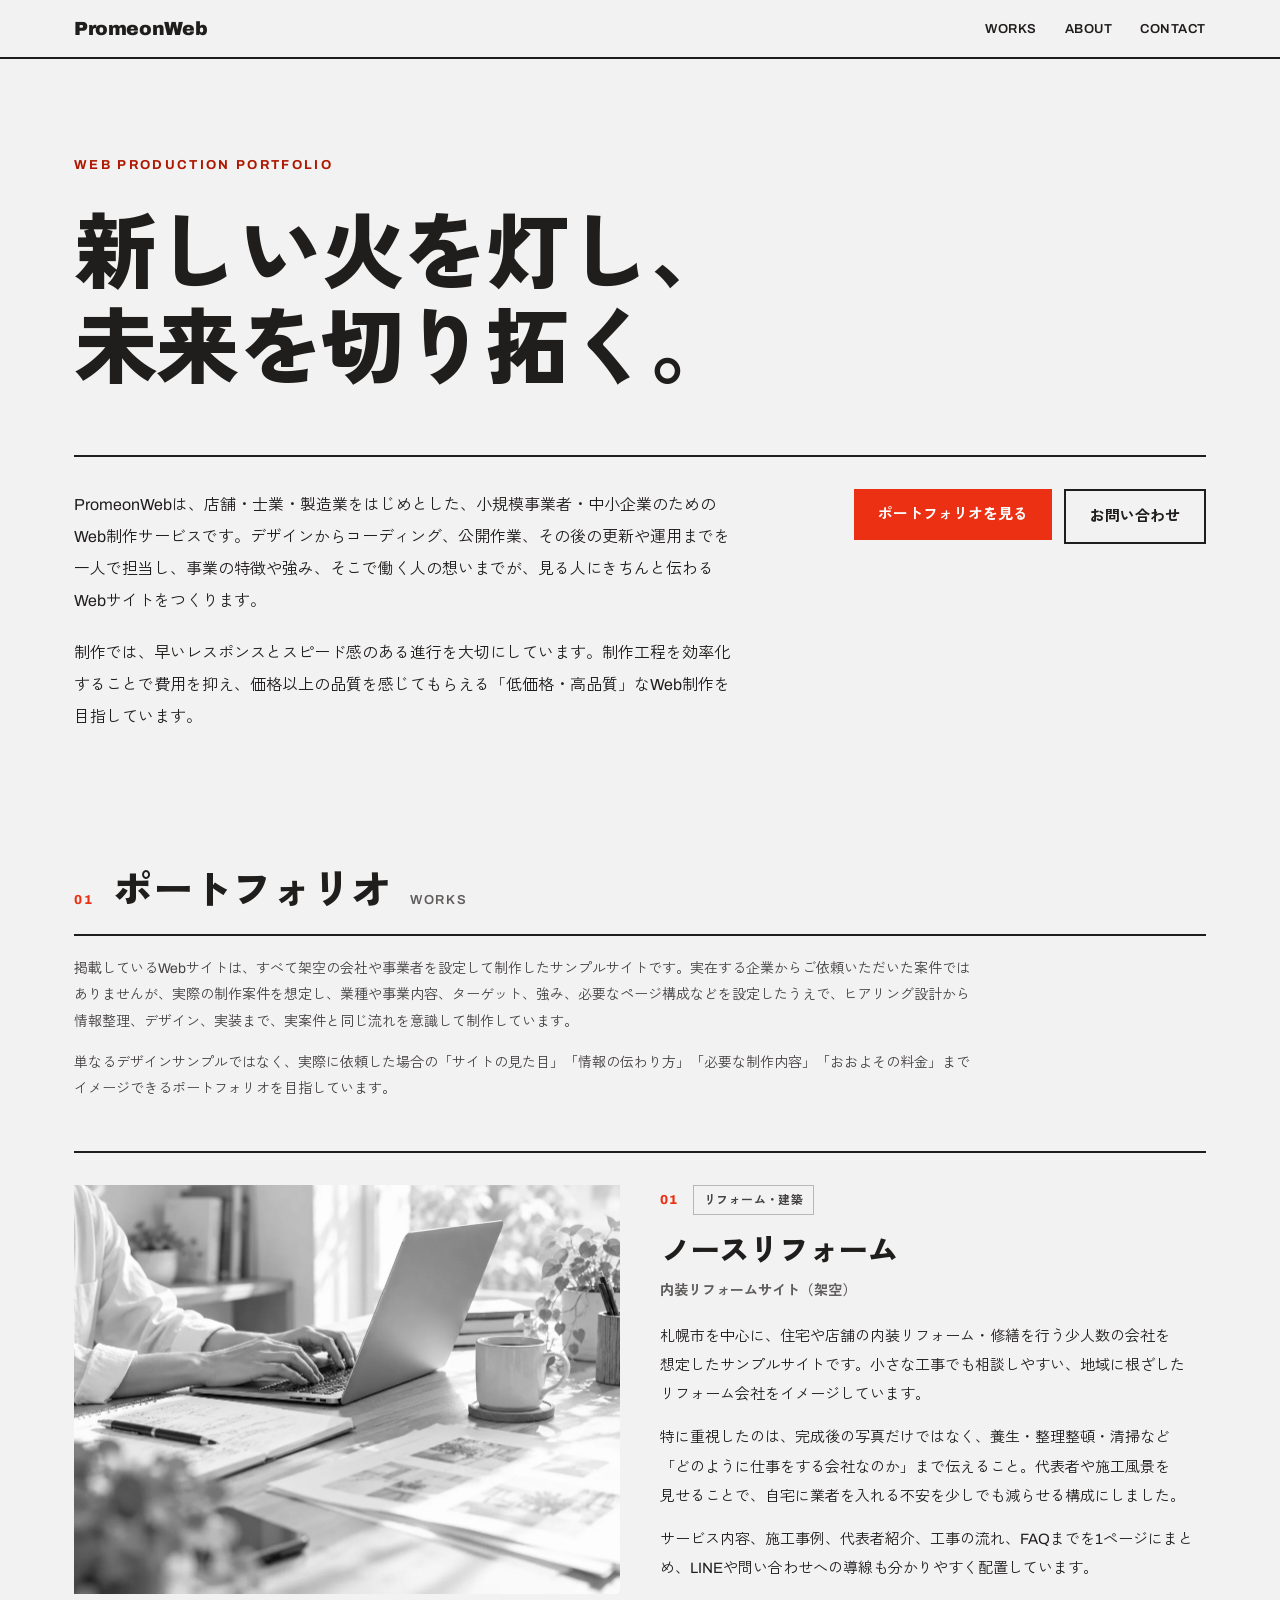
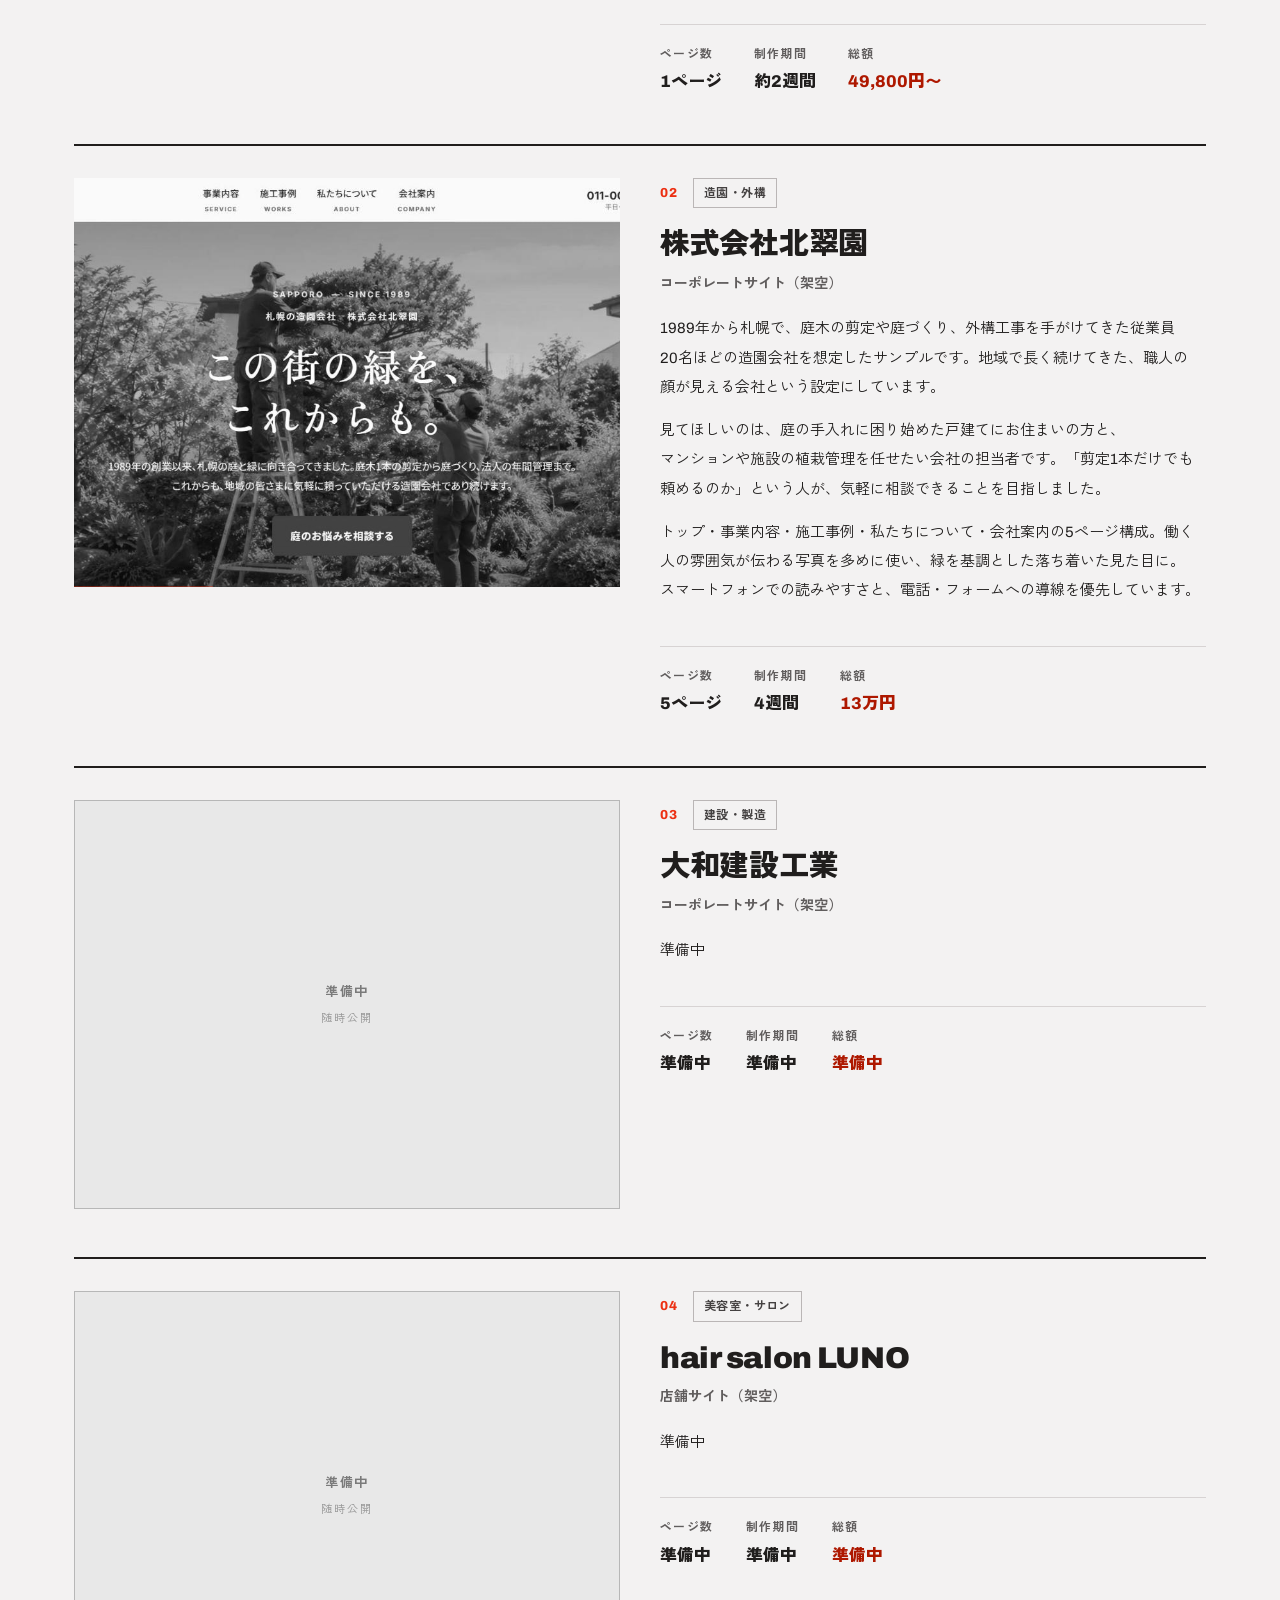
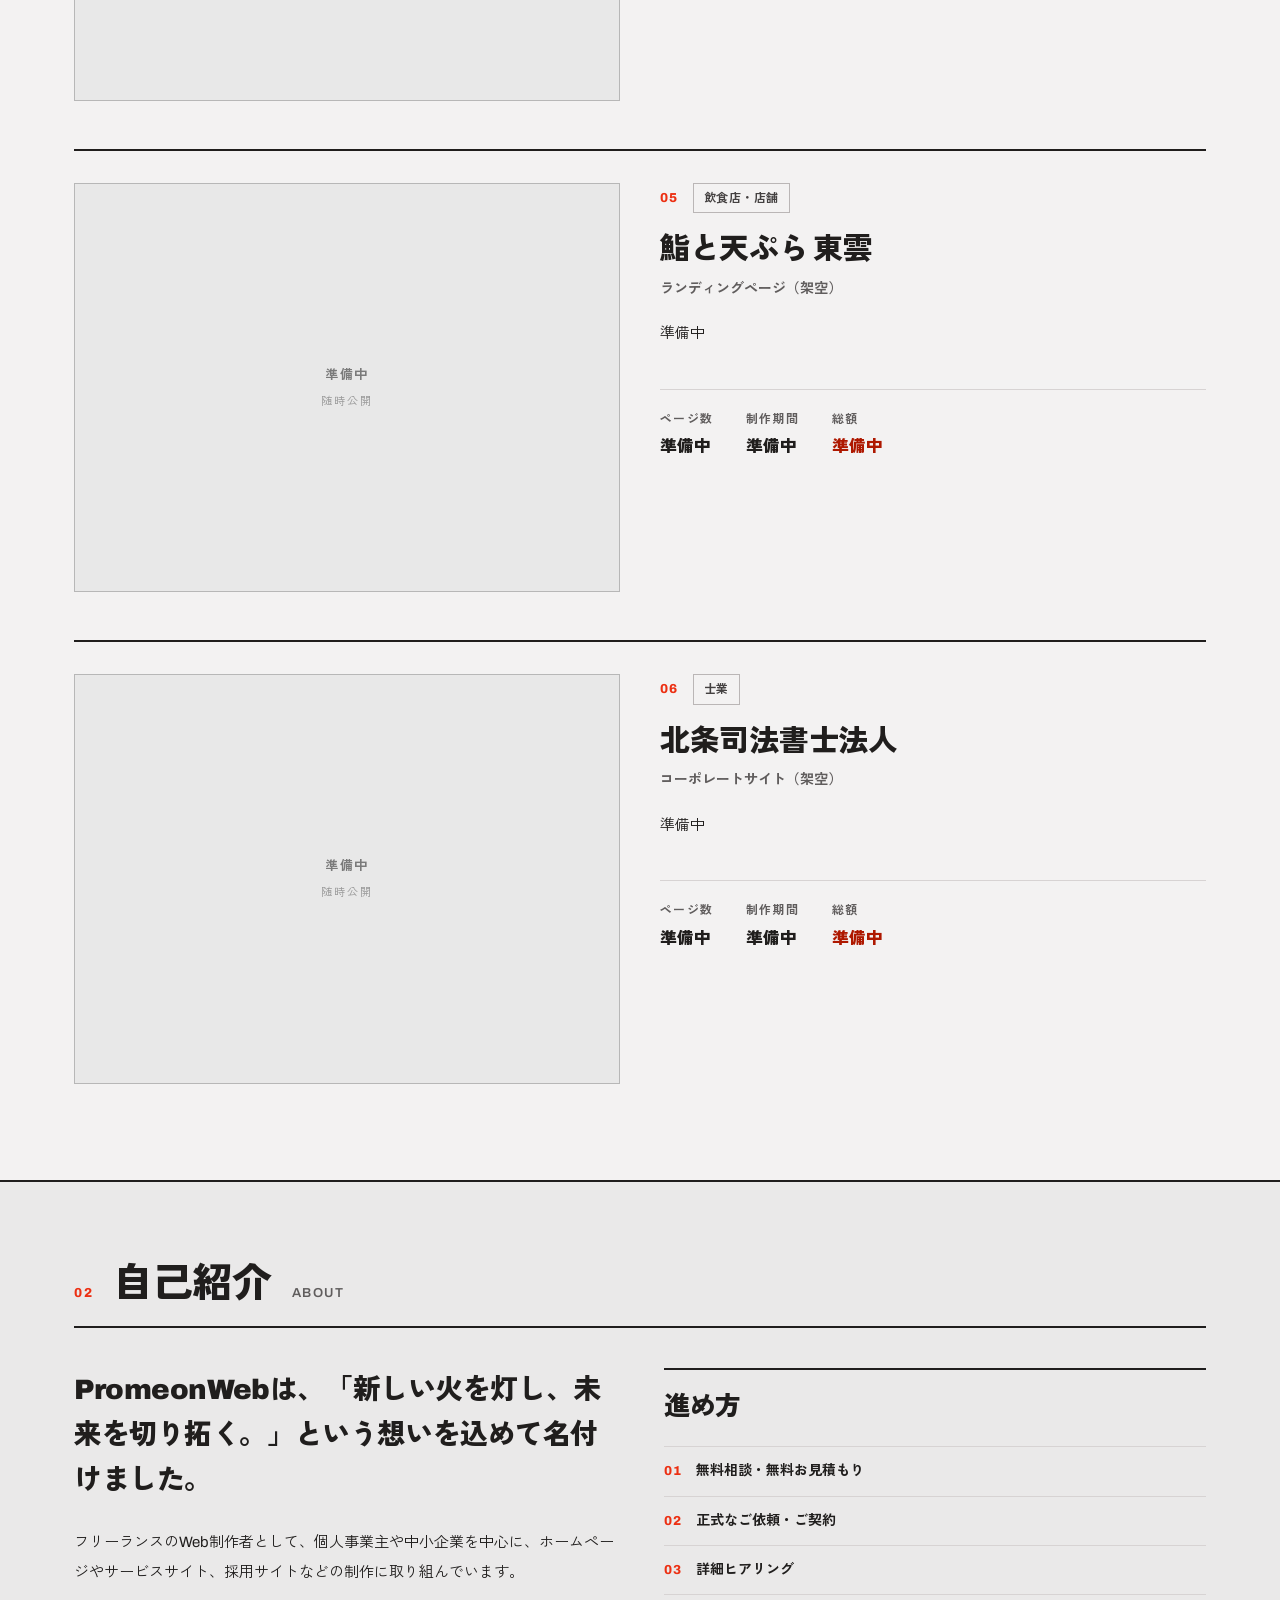
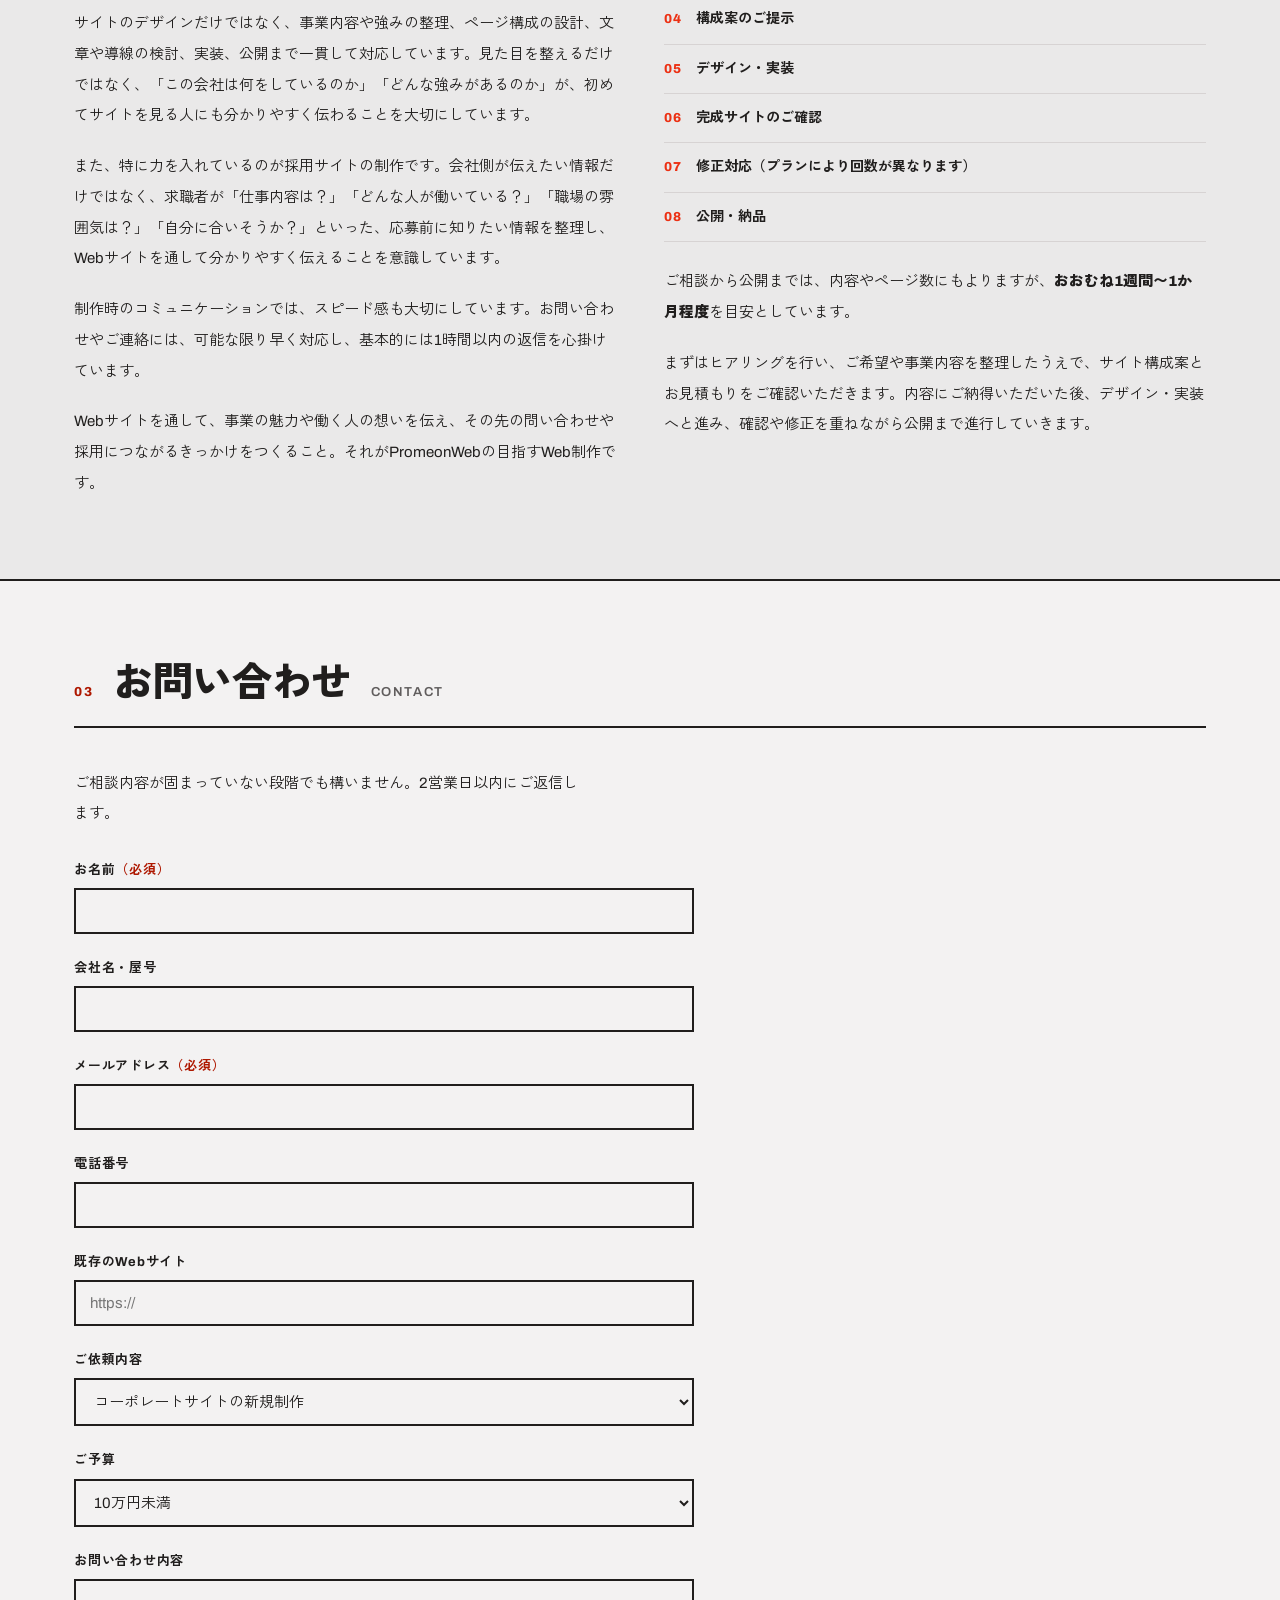
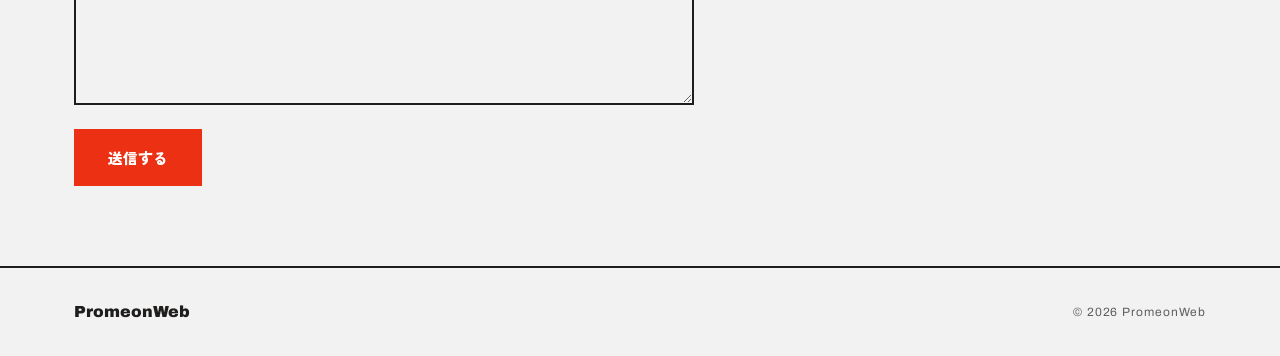
<file: index.html>
<!DOCTYPE html>
<html lang="ja">
<head>
<meta charset="utf-8">
<meta name="viewport" content="width=device-width, initial-scale=1">
<title>PromeonWeb — Web制作ポートフォリオ</title>
<meta name="description" content="PromeonWeb は、店舗・士業・製造業といった小規模事業者のためのWeb制作です。デザインから実装、公開後の運用までを一人で担当します。">
<meta property="og:title" content="PromeonWeb — Web制作ポートフォリオ">
<meta property="og:description" content="店舗・士業・製造業のためのWeb制作。ヒアリング設計からデザイン、実装、公開後の運用まで一人で担当します。">
<meta property="og:type" content="website">

<link rel="preconnect" href="https://fonts.googleapis.com">
<link rel="preconnect" href="https://fonts.gstatic.com" crossorigin>
<link rel="stylesheet" href="https://fonts.googleapis.com/css2?family=Archivo:wght@400;500;600;700;800;900&family=Zen+Kaku+Gothic+New:wght@400;500;700;900&display=swap">
<link rel="stylesheet" href="_ds/modernist-b3b88146-6bed-4fb1-84db-471975131e54/styles.css">
<style>
  /* Page-level type overrides (carried over from the design canvas helmet) */
  html { scroll-behavior: smooth; }
  body { margin: 0; background: var(--color-bg); color: var(--color-text);
    font-family: "Archivo", "Zen Kaku Gothic New", system-ui, sans-serif;
    font-feature-settings: "palt" 1; -webkit-font-smoothing: antialiased; }
  h1, h2, h3, h4 { font-family: "Archivo", "Zen Kaku Gothic New", system-ui, sans-serif; margin: 0; }
  p { margin: 0; }
  a { color: var(--color-accent-700); text-decoration: none; }
  a:hover { color: var(--color-accent); }
  input, select, textarea, button { font-family: inherit; }
  ::selection { background: var(--color-accent-200); }
  [hidden] { display: none !important; }

  /* Sticky-header offset for in-page anchors */
  #top, #works, #about, #contact { scroll-margin-top: 72px; }

  /* Hover states — translated from the canvas's style-hover attributes into real CSS */
  .btn-hero-primary:hover { background: var(--color-accent-600); color: #fff; }
  .btn-hero-outline:hover { background: var(--color-text); color: var(--color-bg); }
  .btn-reset:hover { background: var(--color-text); color: var(--color-bg); }
  .btn-submit:hover { background: var(--color-accent-600); border-color: var(--color-accent-600); }
  .field-input:focus-visible { outline: 2px solid var(--color-accent); }

  /* Portfolio media: real photograph where supplied, a labelled placeholder otherwise */
  .work-media { position: relative; aspect-ratio: 4 / 3; filter: grayscale(1); background: var(--color-neutral-200); }
  .work-media img { position: absolute; inset: 0; width: 100%; height: 100%; object-fit: cover; }
  .work-media.is-empty { border: 1px solid var(--color-neutral-400); }
  .work-media .ph { position: absolute; inset: 0; display: flex; flex-direction: column; align-items: center; justify-content: center; gap: 8px; }
  .work-media .ph span { font-size: 13px; font-weight: 700; letter-spacing: 0.14em; color: var(--color-neutral-600); }
  .work-media .ph small { font-size: 11px; letter-spacing: 0.16em; color: var(--color-neutral-500); }
  /* keep a sentence's closing clause from breaking into a 1-2 character orphan line */
  .nw { white-space: nowrap; }

  /* Portfolio thumbnails link through to each sample site */
  .work-media-link { display: block; position: relative; overflow: hidden; text-decoration: none; color: inherit; }
  .work-media-link .work-media { transition: filter .3s ease; }
  .work-media-link .work-media img { transition: transform .4s ease; }
  .work-media-link:hover .work-media,
  .work-media-link:focus-visible .work-media { filter: grayscale(0); }
  .work-media-link:hover .work-media img,
  .work-media-link:focus-visible .work-media img { transform: scale(1.04); }
  @media (prefers-reduced-motion: reduce) { .work-media-link .work-media img { transition: none; } .work-media-link:hover .work-media img, .work-media-link:focus-visible .work-media img { transform: none; } }
  .work-media-link::after {
    content: "サンプルを見る →"; position: absolute; left: 0; bottom: 0;
    padding: 10px 16px; background: var(--color-accent); color: #fff;
    font-size: 12px; font-weight: 700; letter-spacing: 0.08em;
    transform: translateY(100%); transition: transform .25s ease; }
  .work-media-link:hover::after,
  .work-media-link:focus-visible::after { transform: translateY(0); }
  .work-media-link:focus-visible { outline: 2px solid var(--color-accent); outline-offset: 3px; }

  /* ======================================================================
     Header / navigation (desktop bar + mobile hamburger)
     ====================================================================== */
  .site-header { position: sticky; top: 0; z-index: 30; background: var(--color-bg);
    border-bottom: 2px solid var(--color-text); }
  .site-header__inner { max-width: 1180px; margin: 0 auto; padding: 14px 24px;
    display: flex; align-items: center; justify-content: space-between; gap: 24px; }
  .site-header__brand { color: var(--color-text); font-weight: 900; font-size: 19px; letter-spacing: -0.02em; }
  .site-nav { display: flex; gap: 28px; font-size: 13px; font-weight: 600; letter-spacing: 0.04em; }
  .site-nav a { color: var(--color-text); }
  .site-nav a:hover { color: var(--color-accent); }
  .nav-toggle { display: none; }

  /* Hero: wide copy column on the left, CTAs pushed to the right edge */
  .hero-grid { display: grid; grid-template-columns: minmax(0, 1fr) auto; gap: 56px;
    margin-top: 56px; padding-top: 32px; border-top: 2px solid var(--color-text); align-items: start; }
  .hero-cta { justify-self: end; }

  /* ======================================================================
     Responsive — progressive tightening of rhythm and type by breakpoint
     ====================================================================== */
  @media (max-width: 960px) {
    #top { padding-top: 76px; padding-bottom: 56px; }
    #works { padding-top: 52px; padding-bottom: 72px; }
    #about > div, #contact > div { padding-top: 60px; padding-bottom: 60px; }
  }

  @media (max-width: 820px) {
    .hero-grid { grid-template-columns: 1fr; gap: 32px; }
    .hero-cta { justify-self: start; }
  }

  @media (max-width: 720px) {
    .nav-toggle { display: flex; flex-direction: column; justify-content: center; gap: 5px;
      width: 44px; height: 44px; padding: 0; margin: -6px -8px -6px 0;
      background: transparent; border: 0; cursor: pointer; }
    .nav-toggle .nav-toggle__bar { width: 24px; height: 2px; background: var(--color-text);
      transition: transform .2s ease, opacity .15s ease; }
    .nav-toggle[aria-expanded="true"] .nav-toggle__bar:nth-child(1) { transform: translateY(7px) rotate(45deg); }
    .nav-toggle[aria-expanded="true"] .nav-toggle__bar:nth-child(2) { opacity: 0; }
    .nav-toggle[aria-expanded="true"] .nav-toggle__bar:nth-child(3) { transform: translateY(-7px) rotate(-45deg); }

    .site-nav { position: absolute; top: 100%; left: 0; right: 0;
      flex-direction: column; gap: 0; padding: 2px 24px 12px;
      background: var(--color-bg); border-bottom: 2px solid var(--color-text);
      transform: translateY(-6px); opacity: 0; pointer-events: none;
      transition: transform .18s ease, opacity .18s ease; }
    .site-nav a { padding: 15px 2px; font-size: 15px; letter-spacing: 0.08em; }
    .site-nav a + a { border-top: 1px solid var(--color-neutral-300); }
    .site-header.is-open .site-nav { transform: translateY(0); opacity: 1; pointer-events: auto; }
  }

  @media (max-width: 640px) {
    .site-header__inner,
    #top, #works,
    #about > div, #contact > div,
    footer > div { padding-left: 20px; padding-right: 20px; }

    #top { padding-top: 52px; padding-bottom: 44px; }
    #works { padding-top: 44px; padding-bottom: 56px; }
    #about > div, #contact > div { padding-top: 48px; padding-bottom: 48px; }

    .site-header__brand { font-size: 17px; }

    #top > p:first-of-type { font-size: 11px !important; letter-spacing: 0.14em !important; margin-bottom: 24px !important; }
    .hero-grid { margin-top: 40px !important; padding-top: 24px !important; }
    .hero-grid p { font-size: 15px !important; line-height: 1.9 !important; }

    .sec-head { gap: 12px !important; flex-wrap: wrap !important; }

    #works article { margin-top: 36px !important; padding-top: 24px !important; gap: 24px !important; }
    #about p { line-height: 1.95 !important; }

    /* keep form controls >= 16px so iOS does not zoom on focus */
    .field-input { font-size: 16px !important; }
  }

  @media (max-width: 460px) {
    .hero-cta { width: 100%; flex-direction: column; align-items: stretch !important; }
    .hero-cta a { justify-content: center; }
  }
</style>
</head>
<body>

<div style="min-height:100vh; background:var(--color-bg)">

  <header class="site-header">
    <div class="site-header__inner">
      <a href="#top" class="site-header__brand">PromeonWeb</a>
      <button type="button" class="nav-toggle" aria-label="メニューを開く" aria-expanded="false" aria-controls="site-nav">
        <span class="nav-toggle__bar"></span>
        <span class="nav-toggle__bar"></span>
        <span class="nav-toggle__bar"></span>
      </button>
      <nav id="site-nav" class="site-nav">
        <a href="#works">WORKS</a>
        <a href="#about">ABOUT</a>
        <a href="#contact">CONTACT</a>
      </nav>
    </div>
  </header>

  <section id="top" style="max-width:1180px; margin:0 auto; padding:96px 24px 72px">
    <p style="font-size:13px; font-weight:700; letter-spacing:0.18em; color:var(--color-accent-700); margin-bottom:32px">WEB PRODUCTION PORTFOLIO</p>
    <h1 style="font-size:clamp(30px,7vw,84px); font-weight:900; line-height:1.14; letter-spacing:-0.02em; max-width:16em; text-wrap:balance">新しい火を灯し、未来を切り拓く。</h1>
    <div class="hero-grid">
      <div style="display:flex; flex-direction:column; gap:20px; max-width:44em">
        <p style="font-size:16px; line-height:2">PromeonWebは、店舗・士業・製造業をはじめとした、小規模事業者・中小企業のためのWeb制作サービスです。デザインからコーディング、公開作業、その後の更新や運用までを一人で担当し、事業の特徴や強み、そこで働く人の想いまでが、見る人にきちんと伝わるWebサイトをつくります。</p>
        <p style="font-size:16px; line-height:2">制作では、早いレスポンスとスピード感のある進行を大切にしています。制作工程を効率化することで費用を抑え、価格以上の品質を感じてもらえる「低価格・高品質」なWeb制作を目指しています。</p>
      </div>
      <div class="hero-cta" style="display:flex; gap:12px; align-items:flex-start; flex-wrap:wrap">
        <a class="btn-hero-primary" href="#works" style="display:inline-flex; align-items:center; padding:14px 24px; background:var(--color-accent); color:#fff; font-weight:700; font-size:15px; white-space:nowrap">ポートフォリオを見る</a>
        <a class="btn-hero-outline" href="#contact" style="display:inline-flex; align-items:center; padding:14px 24px; border:2px solid var(--color-text); color:var(--color-text); font-weight:700; font-size:15px; white-space:nowrap">お問い合わせ</a>
      </div>
    </div>
  </section>

  <section id="works" style="max-width:1180px; margin:0 auto; padding:64px 24px 96px">
    <div class="sec-head" style="display:flex; align-items:baseline; gap:20px; padding-bottom:20px; border-bottom:2px solid var(--color-text)">
      <span style="font-size:13px; font-weight:800; letter-spacing:0.12em; color:var(--color-accent)">01</span>
      <h2 style="font-size:clamp(24px,4.6vw,40px); font-weight:900; letter-spacing:-0.01em">ポートフォリオ</h2>
      <span style="font-size:13px; font-weight:600; letter-spacing:0.12em; color:var(--color-neutral-700)">WORKS</span>
    </div>
    <div style="display:flex; flex-direction:column; gap:14px; margin-top:20px; max-width:60em">
      <p style="font-size:14px; line-height:1.9; color:var(--color-neutral-800)">掲載しているWebサイトは、すべて架空の会社や事業者を設定して制作したサンプルサイトです。実在する企業からご依頼いただいた案件ではありませんが、実際の制作案件を想定し、業種や事業内容、ターゲット、強み、必要なページ構成などを設定したうえで、ヒアリング設計から情報整理、デザイン、実装まで、実案件と同じ流れを意識して制作しています。</p>
      <p style="font-size:14px; line-height:1.9; color:var(--color-neutral-800)">単なるデザインサンプルではなく、実際に依頼した場合の「サイトの見た目」「情報の伝わり方」「必要な制作内容」「おおよその料金」までイメージできるポートフォリオを目指しています。</p>
    </div>

    <article style="border-top:2px solid var(--color-text); margin-top:48px; padding-top:32px; display:grid; grid-template-columns:repeat(auto-fit,minmax(300px,1fr)); gap:40px; align-items:start">
      <a class="work-media-link" href="samples/01-north-reform/" aria-label="ノースリフォーム のサンプルサイトを見る">
        <div class="work-media">
          <img src="assets/works/work-1.webp" alt="ノースリフォーム のサンプルサイト — サイトイメージ">
        </div>
      </a>
      <div>
        <div style="display:flex; align-items:center; gap:14px; margin-bottom:16px">
          <span style="font-size:13px; font-weight:800; letter-spacing:0.1em; color:var(--color-accent)">01</span>
          <span style="display:inline-block; padding:5px 10px; border:1px solid var(--color-neutral-400); font-size:12px; font-weight:600; letter-spacing:0.04em; color:var(--color-neutral-800); white-space:nowrap; flex-shrink:0">リフォーム・建築</span>
        </div>
        <h3 style="font-size:clamp(22px,2.6vw,30px); font-weight:900; line-height:1.35; letter-spacing:-0.01em">ノースリフォーム</h3>
        <p style="font-size:14px; font-weight:600; color:var(--color-neutral-700); margin-top:8px">内装リフォームサイト（架空）</p>
        <div style="margin-top:20px; max-width:36em; display:flex; flex-direction:column; gap:14px">
          <p style="font-size:15px; line-height:1.95; text-wrap:pretty; word-break:auto-phrase">札幌市を中心に、住宅や店舗の内装リフォーム・修繕を行う少人数の会社を想定したサンプルサイトです。小さな工事でも相談しやすい、地域に根ざした<span class="nw">リフォーム会社をイメージしています。</span></p>
          <p style="font-size:15px; line-height:1.95; text-wrap:pretty; word-break:auto-phrase">特に重視したのは、完成後の写真だけではなく、養生・整理整頓・清掃など「どのように仕事をする会社なのか」まで伝えること。代表者や施工風景を見せることで、自宅に業者を入れる不安を<span class="nw">少しでも減らせる構成にしました。</span></p>
          <p style="font-size:15px; line-height:1.95; text-wrap:pretty; word-break:auto-phrase">サービス内容、施工事例、代表者紹介、工事の流れ、FAQまでを1ページにまとめ、LINEや問い合わせへの導線も<span class="nw">分かりやすく配置しています。</span></p>
        </div>
        <div style="display:flex; flex-wrap:wrap; gap:32px; margin-top:40px; padding-top:20px; border-top:1px solid var(--color-neutral-300)">
          <div>
            <p style="font-size:12px; font-weight:700; letter-spacing:0.12em; color:var(--color-neutral-700)">ページ数</p>
            <p style="font-size:17px; font-weight:800; margin-top:6px">1ページ</p>
          </div>
          <div>
            <p style="font-size:12px; font-weight:700; letter-spacing:0.12em; color:var(--color-neutral-700)">制作期間</p>
            <p style="font-size:17px; font-weight:800; margin-top:6px">約2週間</p>
          </div>
          <div>
            <p style="font-size:12px; font-weight:700; letter-spacing:0.12em; color:var(--color-neutral-700)">総額</p>
            <p style="font-size:17px; font-weight:800; margin-top:6px; color:var(--color-accent-700)">49,800円〜</p>
          </div>
        </div>
      </div>
    </article>

    <article style="border-top:2px solid var(--color-text); margin-top:48px; padding-top:32px; display:grid; grid-template-columns:repeat(auto-fit,minmax(300px,1fr)); gap:40px; align-items:start">
      <a class="work-media-link" href="samples/02-hokusuien/" aria-label="株式会社北翠園 のサンプルサイトを見る">
        <div class="work-media">
          <img src="assets/works/work-2.webp" alt="株式会社北翠園 のサンプルサイト — トップページのイメージ">
        </div>
      </a>
      <div>
        <div style="display:flex; align-items:center; gap:14px; margin-bottom:16px">
          <span style="font-size:13px; font-weight:800; letter-spacing:0.1em; color:var(--color-accent)">02</span>
          <span style="display:inline-block; padding:5px 10px; border:1px solid var(--color-neutral-400); font-size:12px; font-weight:600; letter-spacing:0.04em; color:var(--color-neutral-800); white-space:nowrap; flex-shrink:0">造園・外構</span>
        </div>
        <h3 style="font-size:clamp(22px,2.6vw,30px); font-weight:900; line-height:1.35; letter-spacing:-0.01em">株式会社北翠園</h3>
        <p style="font-size:14px; font-weight:600; color:var(--color-neutral-700); margin-top:8px">コーポレートサイト（架空）</p>
        <div style="margin-top:20px; max-width:36em; display:flex; flex-direction:column; gap:14px">
          <p style="font-size:15px; line-height:1.95; text-wrap:pretty; word-break:auto-phrase">1989年から札幌で、庭木の剪定や庭づくり、外構工事を手がけてきた従業員20名ほどの造園会社を想定したサンプルです。地域で長く続けてきた、職人の顔が見える<span class="nw">会社という設定にしています。</span></p>
          <p style="font-size:15px; line-height:1.95; text-wrap:pretty; word-break:auto-phrase">見てほしいのは、庭の手入れに困り始めた戸建てにお住まいの方と、マンションや施設の植栽管理を任せたい会社の担当者です。「剪定1本だけでも頼めるのか」という人が、気軽に相談できることを<span class="nw">目指しました。</span></p>
          <p style="font-size:15px; line-height:1.95; text-wrap:pretty; word-break:auto-phrase">トップ・事業内容・施工事例・私たちについて・会社案内の5ページ構成。働く人の雰囲気が伝わる写真を多めに使い、緑を基調とした落ち着いた見た目に。スマートフォンでの読みやすさと、電話・フォームへの<span class="nw">導線を優先しています。</span></p>
        </div>
        <div style="display:flex; flex-wrap:wrap; gap:32px; margin-top:40px; padding-top:20px; border-top:1px solid var(--color-neutral-300)">
          <div>
            <p style="font-size:12px; font-weight:700; letter-spacing:0.12em; color:var(--color-neutral-700)">ページ数</p>
            <p style="font-size:17px; font-weight:800; margin-top:6px">5ページ</p>
          </div>
          <div>
            <p style="font-size:12px; font-weight:700; letter-spacing:0.12em; color:var(--color-neutral-700)">制作期間</p>
            <p style="font-size:17px; font-weight:800; margin-top:6px">4週間</p>
          </div>
          <div>
            <p style="font-size:12px; font-weight:700; letter-spacing:0.12em; color:var(--color-neutral-700)">総額</p>
            <p style="font-size:17px; font-weight:800; margin-top:6px; color:var(--color-accent-700)">13万円</p>
          </div>
        </div>
      </div>
    </article>

    <article style="border-top:2px solid var(--color-text); margin-top:48px; padding-top:32px; display:grid; grid-template-columns:repeat(auto-fit,minmax(300px,1fr)); gap:40px; align-items:start">
      <div class="work-media is-empty">
        <div class="ph"><span>準備中</span><small>随時公開</small></div>
      </div>
      <div>
        <div style="display:flex; align-items:center; gap:14px; margin-bottom:16px">
          <span style="font-size:13px; font-weight:800; letter-spacing:0.1em; color:var(--color-accent)">03</span>
          <span style="display:inline-block; padding:5px 10px; border:1px solid var(--color-neutral-400); font-size:12px; font-weight:600; letter-spacing:0.04em; color:var(--color-neutral-800); white-space:nowrap; flex-shrink:0">建設・製造</span>
        </div>
        <h3 style="font-size:clamp(22px,2.6vw,30px); font-weight:900; line-height:1.35; letter-spacing:-0.01em">大和建設工業</h3>
        <p style="font-size:14px; font-weight:600; color:var(--color-neutral-700); margin-top:8px">コーポレートサイト（架空）</p>
        <div style="margin-top:20px; max-width:36em; display:flex; flex-direction:column; gap:14px">
          <p style="font-size:15px; line-height:1.95">準備中</p>
        </div>
        <div style="display:flex; flex-wrap:wrap; gap:32px; margin-top:40px; padding-top:20px; border-top:1px solid var(--color-neutral-300)">
          <div>
            <p style="font-size:12px; font-weight:700; letter-spacing:0.12em; color:var(--color-neutral-700)">ページ数</p>
            <p style="font-size:17px; font-weight:800; margin-top:6px">準備中</p>
          </div>
          <div>
            <p style="font-size:12px; font-weight:700; letter-spacing:0.12em; color:var(--color-neutral-700)">制作期間</p>
            <p style="font-size:17px; font-weight:800; margin-top:6px">準備中</p>
          </div>
          <div>
            <p style="font-size:12px; font-weight:700; letter-spacing:0.12em; color:var(--color-neutral-700)">総額</p>
            <p style="font-size:17px; font-weight:800; margin-top:6px; color:var(--color-accent-700)">準備中</p>
          </div>
        </div>
      </div>
    </article>

    <article style="border-top:2px solid var(--color-text); margin-top:48px; padding-top:32px; display:grid; grid-template-columns:repeat(auto-fit,minmax(300px,1fr)); gap:40px; align-items:start">
      <div class="work-media is-empty">
        <div class="ph"><span>準備中</span><small>随時公開</small></div>
      </div>
      <div>
        <div style="display:flex; align-items:center; gap:14px; margin-bottom:16px">
          <span style="font-size:13px; font-weight:800; letter-spacing:0.1em; color:var(--color-accent)">04</span>
          <span style="display:inline-block; padding:5px 10px; border:1px solid var(--color-neutral-400); font-size:12px; font-weight:600; letter-spacing:0.04em; color:var(--color-neutral-800); white-space:nowrap; flex-shrink:0">美容室・サロン</span>
        </div>
        <h3 style="font-size:clamp(22px,2.6vw,30px); font-weight:900; line-height:1.35; letter-spacing:-0.01em">hair salon LUNO</h3>
        <p style="font-size:14px; font-weight:600; color:var(--color-neutral-700); margin-top:8px">店舗サイト（架空）</p>
        <div style="margin-top:20px; max-width:36em; display:flex; flex-direction:column; gap:14px">
          <p style="font-size:15px; line-height:1.95">準備中</p>
        </div>
        <div style="display:flex; flex-wrap:wrap; gap:32px; margin-top:40px; padding-top:20px; border-top:1px solid var(--color-neutral-300)">
          <div>
            <p style="font-size:12px; font-weight:700; letter-spacing:0.12em; color:var(--color-neutral-700)">ページ数</p>
            <p style="font-size:17px; font-weight:800; margin-top:6px">準備中</p>
          </div>
          <div>
            <p style="font-size:12px; font-weight:700; letter-spacing:0.12em; color:var(--color-neutral-700)">制作期間</p>
            <p style="font-size:17px; font-weight:800; margin-top:6px">準備中</p>
          </div>
          <div>
            <p style="font-size:12px; font-weight:700; letter-spacing:0.12em; color:var(--color-neutral-700)">総額</p>
            <p style="font-size:17px; font-weight:800; margin-top:6px; color:var(--color-accent-700)">準備中</p>
          </div>
        </div>
      </div>
    </article>

    <article style="border-top:2px solid var(--color-text); margin-top:48px; padding-top:32px; display:grid; grid-template-columns:repeat(auto-fit,minmax(300px,1fr)); gap:40px; align-items:start">
      <div class="work-media is-empty">
        <div class="ph"><span>準備中</span><small>随時公開</small></div>
      </div>
      <div>
        <div style="display:flex; align-items:center; gap:14px; margin-bottom:16px">
          <span style="font-size:13px; font-weight:800; letter-spacing:0.1em; color:var(--color-accent)">05</span>
          <span style="display:inline-block; padding:5px 10px; border:1px solid var(--color-neutral-400); font-size:12px; font-weight:600; letter-spacing:0.04em; color:var(--color-neutral-800); white-space:nowrap; flex-shrink:0">飲食店・店舗</span>
        </div>
        <h3 style="font-size:clamp(22px,2.6vw,30px); font-weight:900; line-height:1.35; letter-spacing:-0.01em">鮨と天ぷら 東雲</h3>
        <p style="font-size:14px; font-weight:600; color:var(--color-neutral-700); margin-top:8px">ランディングページ（架空）</p>
        <div style="margin-top:20px; max-width:36em; display:flex; flex-direction:column; gap:14px">
          <p style="font-size:15px; line-height:1.95">準備中</p>
        </div>
        <div style="display:flex; flex-wrap:wrap; gap:32px; margin-top:40px; padding-top:20px; border-top:1px solid var(--color-neutral-300)">
          <div>
            <p style="font-size:12px; font-weight:700; letter-spacing:0.12em; color:var(--color-neutral-700)">ページ数</p>
            <p style="font-size:17px; font-weight:800; margin-top:6px">準備中</p>
          </div>
          <div>
            <p style="font-size:12px; font-weight:700; letter-spacing:0.12em; color:var(--color-neutral-700)">制作期間</p>
            <p style="font-size:17px; font-weight:800; margin-top:6px">準備中</p>
          </div>
          <div>
            <p style="font-size:12px; font-weight:700; letter-spacing:0.12em; color:var(--color-neutral-700)">総額</p>
            <p style="font-size:17px; font-weight:800; margin-top:6px; color:var(--color-accent-700)">準備中</p>
          </div>
        </div>
      </div>
    </article>

    <article style="border-top:2px solid var(--color-text); margin-top:48px; padding-top:32px; display:grid; grid-template-columns:repeat(auto-fit,minmax(300px,1fr)); gap:40px; align-items:start">
      <div class="work-media is-empty">
        <div class="ph"><span>準備中</span><small>随時公開</small></div>
      </div>
      <div>
        <div style="display:flex; align-items:center; gap:14px; margin-bottom:16px">
          <span style="font-size:13px; font-weight:800; letter-spacing:0.1em; color:var(--color-accent)">06</span>
          <span style="display:inline-block; padding:5px 10px; border:1px solid var(--color-neutral-400); font-size:12px; font-weight:600; letter-spacing:0.04em; color:var(--color-neutral-800); white-space:nowrap; flex-shrink:0">士業</span>
        </div>
        <h3 style="font-size:clamp(22px,2.6vw,30px); font-weight:900; line-height:1.35; letter-spacing:-0.01em">北条司法書士法人</h3>
        <p style="font-size:14px; font-weight:600; color:var(--color-neutral-700); margin-top:8px">コーポレートサイト（架空）</p>
        <div style="margin-top:20px; max-width:36em; display:flex; flex-direction:column; gap:14px">
          <p style="font-size:15px; line-height:1.95">準備中</p>
        </div>
        <div style="display:flex; flex-wrap:wrap; gap:32px; margin-top:40px; padding-top:20px; border-top:1px solid var(--color-neutral-300)">
          <div>
            <p style="font-size:12px; font-weight:700; letter-spacing:0.12em; color:var(--color-neutral-700)">ページ数</p>
            <p style="font-size:17px; font-weight:800; margin-top:6px">準備中</p>
          </div>
          <div>
            <p style="font-size:12px; font-weight:700; letter-spacing:0.12em; color:var(--color-neutral-700)">制作期間</p>
            <p style="font-size:17px; font-weight:800; margin-top:6px">準備中</p>
          </div>
          <div>
            <p style="font-size:12px; font-weight:700; letter-spacing:0.12em; color:var(--color-neutral-700)">総額</p>
            <p style="font-size:17px; font-weight:800; margin-top:6px; color:var(--color-accent-700)">準備中</p>
          </div>
        </div>
      </div>
    </article>
  </section>

  <section id="about" style="border-top:2px solid var(--color-text); background:var(--color-surface)">
    <div style="max-width:1180px; margin:0 auto; padding:80px 24px">
      <div class="sec-head" style="display:flex; align-items:baseline; gap:20px; padding-bottom:20px; border-bottom:2px solid var(--color-text)">
        <span style="font-size:13px; font-weight:800; letter-spacing:0.12em; color:var(--color-accent)">02</span>
        <h2 style="font-size:clamp(24px,4.6vw,40px); font-weight:900; letter-spacing:-0.01em">自己紹介</h2>
        <span style="font-size:13px; font-weight:600; letter-spacing:0.12em; color:var(--color-neutral-700)">ABOUT</span>
      </div>
      <div style="display:grid; grid-template-columns:repeat(auto-fit,minmax(300px,1fr)); gap:48px; margin-top:40px">
        <div>
          <h3 style="font-size:clamp(20px,2.4vw,28px); font-weight:900; line-height:1.6">PromeonWebは、「新しい火を灯し、未来を切り拓く。」という想いを込めて名付けました。</h3>
          <p style="font-size:15px; line-height:2.05; margin-top:24px">フリーランスのWeb制作者として、個人事業主や中小企業を中心に、ホームページやサービスサイト、採用サイトなどの制作に取り組んでいます。</p>
          <p style="font-size:15px; line-height:2.05; margin-top:20px">サイトのデザインだけではなく、事業内容や強みの整理、ページ構成の設計、文章や導線の検討、実装、公開まで一貫して対応しています。見た目を整えるだけではなく、「この会社は何をしているのか」「どんな強みがあるのか」が、初めてサイトを見る人にも分かりやすく伝わることを大切にしています。</p>
          <p style="font-size:15px; line-height:2.05; margin-top:20px">また、特に力を入れているのが採用サイトの制作です。会社側が伝えたい情報だけではなく、求職者が「仕事内容は？」「どんな人が働いている？」「職場の雰囲気は？」「自分に合いそうか？」といった、応募前に知りたい情報を整理し、Webサイトを通して分かりやすく伝えることを意識しています。</p>
          <p style="font-size:15px; line-height:2.05; margin-top:20px">制作時のコミュニケーションでは、スピード感も大切にしています。お問い合わせやご連絡には、可能な限り早く対応し、基本的には1時間以内の返信を心掛けています。</p>
          <p style="font-size:15px; line-height:2.05; margin-top:20px">Webサイトを通して、事業の魅力や働く人の想いを伝え、その先の問い合わせや採用につながるきっかけをつくること。それがPromeonWebの目指すWeb制作です。</p>
        </div>
        <div>
          <div style="border-top:2px solid var(--color-text); padding-top:20px">
            <h3 style="font-size:clamp(20px,2.4vw,26px); font-weight:900; letter-spacing:-0.01em; line-height:1.3; margin:0">進め方</h3>
            <ol style="list-style:none; margin:22px 0 0; padding:0">
              <li style="display:flex; gap:14px; align-items:baseline; padding:13px 0; border-top:1px solid var(--color-neutral-300)">
                <span style="flex-shrink:0; font-size:13px; font-weight:800; letter-spacing:0.08em; color:var(--color-accent)">01</span>
                <span style="font-size:14px; font-weight:700; line-height:1.6">無料相談・無料お見積もり</span>
              </li>
              <li style="display:flex; gap:14px; align-items:baseline; padding:13px 0; border-top:1px solid var(--color-neutral-300)">
                <span style="flex-shrink:0; font-size:13px; font-weight:800; letter-spacing:0.08em; color:var(--color-accent)">02</span>
                <span style="font-size:14px; font-weight:700; line-height:1.6">正式なご依頼・ご契約</span>
              </li>
              <li style="display:flex; gap:14px; align-items:baseline; padding:13px 0; border-top:1px solid var(--color-neutral-300)">
                <span style="flex-shrink:0; font-size:13px; font-weight:800; letter-spacing:0.08em; color:var(--color-accent)">03</span>
                <span style="font-size:14px; font-weight:700; line-height:1.6">詳細ヒアリング</span>
              </li>
              <li style="display:flex; gap:14px; align-items:baseline; padding:13px 0; border-top:1px solid var(--color-neutral-300)">
                <span style="flex-shrink:0; font-size:13px; font-weight:800; letter-spacing:0.08em; color:var(--color-accent)">04</span>
                <span style="font-size:14px; font-weight:700; line-height:1.6">構成案のご提示</span>
              </li>
              <li style="display:flex; gap:14px; align-items:baseline; padding:13px 0; border-top:1px solid var(--color-neutral-300)">
                <span style="flex-shrink:0; font-size:13px; font-weight:800; letter-spacing:0.08em; color:var(--color-accent)">05</span>
                <span style="font-size:14px; font-weight:700; line-height:1.6">デザイン・実装</span>
              </li>
              <li style="display:flex; gap:14px; align-items:baseline; padding:13px 0; border-top:1px solid var(--color-neutral-300)">
                <span style="flex-shrink:0; font-size:13px; font-weight:800; letter-spacing:0.08em; color:var(--color-accent)">06</span>
                <span style="font-size:14px; font-weight:700; line-height:1.6">完成サイトのご確認</span>
              </li>
              <li style="display:flex; gap:14px; align-items:baseline; padding:13px 0; border-top:1px solid var(--color-neutral-300)">
                <span style="flex-shrink:0; font-size:13px; font-weight:800; letter-spacing:0.08em; color:var(--color-accent)">07</span>
                <span style="font-size:14px; font-weight:700; line-height:1.6">修正対応（プランにより回数が異なります）</span>
              </li>
              <li style="display:flex; gap:14px; align-items:baseline; padding:13px 0; border-top:1px solid var(--color-neutral-300); border-bottom:1px solid var(--color-neutral-300)">
                <span style="flex-shrink:0; font-size:13px; font-weight:800; letter-spacing:0.08em; color:var(--color-accent)">08</span>
                <span style="font-size:14px; font-weight:700; line-height:1.6">公開・納品</span>
              </li>
            </ol>
            <p style="font-size:15px; line-height:2.05; margin-top:24px">ご相談から公開までは、内容やページ数にもよりますが、<strong style="font-weight:800">おおむね1週間〜1か月程度</strong>を目安としています。</p>
            <p style="font-size:15px; line-height:2.05; margin-top:20px">まずはヒアリングを行い、ご希望や事業内容を整理したうえで、サイト構成案とお見積もりをご確認いただきます。内容にご納得いただいた後、デザイン・実装へと進み、確認や修正を重ねながら公開まで進行していきます。</p>
          </div>
        </div>
      </div>
    </div>
  </section>

  <section id="contact" style="border-top:2px solid var(--color-text)">
    <div style="max-width:1180px; margin:0 auto; padding:80px 24px">
      <div class="sec-head" style="display:flex; align-items:baseline; gap:20px; padding-bottom:20px; border-bottom:2px solid var(--color-text)">
        <span style="font-size:13px; font-weight:800; letter-spacing:0.12em; color:var(--color-accent-700)">03</span>
        <h2 style="font-size:clamp(24px,4.6vw,40px); font-weight:900; letter-spacing:-0.01em">お問い合わせ</h2>
        <span style="font-size:13px; font-weight:600; letter-spacing:0.12em; color:var(--color-neutral-700)">CONTACT</span>
      </div>

      <div style="margin-top:40px">

        <div style="max-width:620px">
          <p style="font-size:15px; line-height:2; max-width:34em">ご相談内容が固まっていない段階でも構いません。2営業日以内にご返信します。</p>

          <div id="contact-done" hidden style="margin-top:32px; background:var(--color-surface); border:2px solid var(--color-text); padding:32px 28px">
            <h3 style="font-size:22px; font-weight:900">送信いただき、ありがとうございます。</h3>
            <p style="font-size:15px; line-height:2; margin-top:16px">内容を確認のうえ、2営業日以内にご返信いたします。</p>
            <button id="contact-reset" type="button" class="btn-reset" style="margin-top:24px; padding:12px 20px; border:2px solid var(--color-text); background:transparent; color:var(--color-text); font-weight:700; font-size:14px; cursor:pointer; white-space:nowrap">別の内容で送る</button>
          </div>

          <!-- Formspree endpoint. Submissions are delivered to satokazu.promeon@gmail.com -->
          <form id="contact-form" action="https://formspree.io/f/xqpkgorw" method="post" style="margin-top:32px; display:flex; flex-direction:column; gap:24px">
            <input type="hidden" name="_subject" value="PromeonWeb お問い合わせ">
            <input type="text" name="_gotcha" tabindex="-1" autocomplete="off" aria-hidden="true" style="position:absolute; left:-9999px; width:1px; height:1px; overflow:hidden">
            <label style="display:flex; flex-direction:column; gap:8px">
              <span style="font-size:13px; font-weight:700; letter-spacing:0.06em">お名前<span style="color:var(--color-accent-700)">（必須）</span></span>
              <input class="field-input" name="name" type="text" required style="padding:13px 14px; border:2px solid var(--color-text); background:var(--color-bg); color:var(--color-text); font-size:15px; outline-offset:2px">
            </label>
            <label style="display:flex; flex-direction:column; gap:8px">
              <span style="font-size:13px; font-weight:700; letter-spacing:0.06em">会社名・屋号</span>
              <input class="field-input" name="company" type="text" style="padding:13px 14px; border:2px solid var(--color-text); background:var(--color-bg); color:var(--color-text); font-size:15px; outline-offset:2px">
            </label>
            <label style="display:flex; flex-direction:column; gap:8px">
              <span style="font-size:13px; font-weight:700; letter-spacing:0.06em">メールアドレス<span style="color:var(--color-accent-700)">（必須）</span></span>
              <input class="field-input" name="email" type="email" required style="padding:13px 14px; border:2px solid var(--color-text); background:var(--color-bg); color:var(--color-text); font-size:15px; outline-offset:2px">
            </label>
            <label style="display:flex; flex-direction:column; gap:8px">
              <span style="font-size:13px; font-weight:700; letter-spacing:0.06em">電話番号</span>
              <input class="field-input" name="tel" type="tel" style="padding:13px 14px; border:2px solid var(--color-text); background:var(--color-bg); color:var(--color-text); font-size:15px; outline-offset:2px">
            </label>
            <label style="display:flex; flex-direction:column; gap:8px">
              <span style="font-size:13px; font-weight:700; letter-spacing:0.06em">既存のWebサイト</span>
              <input class="field-input" name="website" type="url" placeholder="https://" style="padding:13px 14px; border:2px solid var(--color-text); background:var(--color-bg); color:var(--color-text); font-size:15px; outline-offset:2px">
            </label>
            <label style="display:flex; flex-direction:column; gap:8px">
              <span style="font-size:13px; font-weight:700; letter-spacing:0.06em">ご依頼内容</span>
              <select class="field-input" name="request" style="padding:13px 14px; border:2px solid var(--color-text); background:var(--color-bg); color:var(--color-text); font-size:15px; outline-offset:2px">
                <option>コーポレートサイトの新規制作</option>
                <option>ランディングページの制作</option>
                <option>既存サイトのリニューアル</option>
                <option>部分的な修正・更新</option>
                <option>まだ決まっていない</option>
              </select>
            </label>
            <label style="display:flex; flex-direction:column; gap:8px">
              <span style="font-size:13px; font-weight:700; letter-spacing:0.06em">ご予算</span>
              <select class="field-input" name="budget" style="padding:13px 14px; border:2px solid var(--color-text); background:var(--color-bg); color:var(--color-text); font-size:15px; outline-offset:2px">
                <option>10万円未満</option>
                <option>10〜20万円</option>
                <option>20〜30万円</option>
                <option>30〜50万円</option>
                <option>50万円以上</option>
                <option>相談したい</option>
              </select>
            </label>
            <label style="display:flex; flex-direction:column; gap:8px">
              <span style="font-size:13px; font-weight:700; letter-spacing:0.06em">お問い合わせ内容</span>
              <textarea class="field-input" name="message" rows="6" style="padding:13px 14px; border:2px solid var(--color-text); background:var(--color-bg); color:var(--color-text); font-size:15px; outline-offset:2px; resize:vertical"></textarea>
            </label>
            <p id="contact-error" hidden role="alert" style="margin:0; color:var(--color-accent-700); font-size:14px; font-weight:700; line-height:1.8">送信に失敗しました。時間をおいて再度お試しいただくか、satokazu.promeon@gmail.com まで直接ご連絡ください。</p>
            <div>
              <button type="submit" class="btn-submit" style="padding:16px 32px; background:var(--color-accent); color:#fff; border:2px solid var(--color-accent); font-weight:800; font-size:15px; cursor:pointer; white-space:nowrap">送信する</button>
            </div>
          </form>
        </div>

      </div>
    </div>
  </section>

  <footer style="border-top:2px solid var(--color-text)">
    <div style="max-width:1180px; margin:0 auto; padding:32px 24px; display:flex; flex-wrap:wrap; gap:16px; justify-content:space-between; align-items:center">
      <span style="font-weight:900; font-size:16px">PromeonWeb</span>
      <span style="font-size:12px; letter-spacing:0.08em; color:var(--color-neutral-700)">© 2026 PromeonWeb</span>
    </div>
  </footer>

</div>

<script>
  (function () {
    /* --- Mobile navigation (hamburger) --- */
    var header = document.querySelector('.site-header');
    var toggle = document.querySelector('.nav-toggle');
    var nav = document.getElementById('site-nav');
    if (header && toggle && nav) {
      var setNav = function (open) {
        header.classList.toggle('is-open', open);
        toggle.setAttribute('aria-expanded', open ? 'true' : 'false');
        toggle.setAttribute('aria-label', open ? 'メニューを閉じる' : 'メニューを開く');
      };
      toggle.addEventListener('click', function () {
        setNav(!header.classList.contains('is-open'));
      });
      nav.addEventListener('click', function (e) {
        if (e.target.closest('a')) setNav(false);
      });
      document.addEventListener('keydown', function (e) {
        if (e.key === 'Escape') setNav(false);
      });
      window.addEventListener('resize', function () {
        if (window.innerWidth > 720) setNav(false);
      });
    }

    /* --- Contact form (Formspree AJAX submission) --- */
    var form = document.getElementById('contact-form');
    var done = document.getElementById('contact-done');
    var reset = document.getElementById('contact-reset');
    var errorMsg = document.getElementById('contact-error');

    if (form) {
      var submitBtn = form.querySelector('button[type="submit"]');
      form.addEventListener('submit', function (e) {
        e.preventDefault();
        if (!form.reportValidity()) return;

        if (errorMsg) errorMsg.hidden = true;
        if (submitBtn) { submitBtn.disabled = true; submitBtn.textContent = '送信中…'; }

        fetch(form.action, {
          method: 'POST',
          body: new FormData(form),
          headers: { Accept: 'application/json' }
        })
          .then(function (res) {
            if (res.ok) {
              form.hidden = true;
              done.hidden = false;
              done.scrollIntoView({ behavior: 'smooth', block: 'center' });
              form.reset();
            } else {
              return res.json().then(function (data) {
                throw new Error(data && data.errors ? data.errors.map(function (x) { return x.message; }).join(', ') : 'Submission failed');
              });
            }
          })
          .catch(function () {
            if (errorMsg) {
              errorMsg.hidden = false;
              errorMsg.scrollIntoView({ behavior: 'smooth', block: 'center' });
            }
          })
          .finally(function () {
            if (submitBtn) { submitBtn.disabled = false; submitBtn.textContent = '送信する'; }
          });
      });
    }

    if (reset) {
      reset.addEventListener('click', function () {
        done.hidden = true;
        form.hidden = false;
        form.scrollIntoView({ behavior: 'smooth', block: 'center' });
      });
    }
  })();
</script>

</body>
</html>
</file>
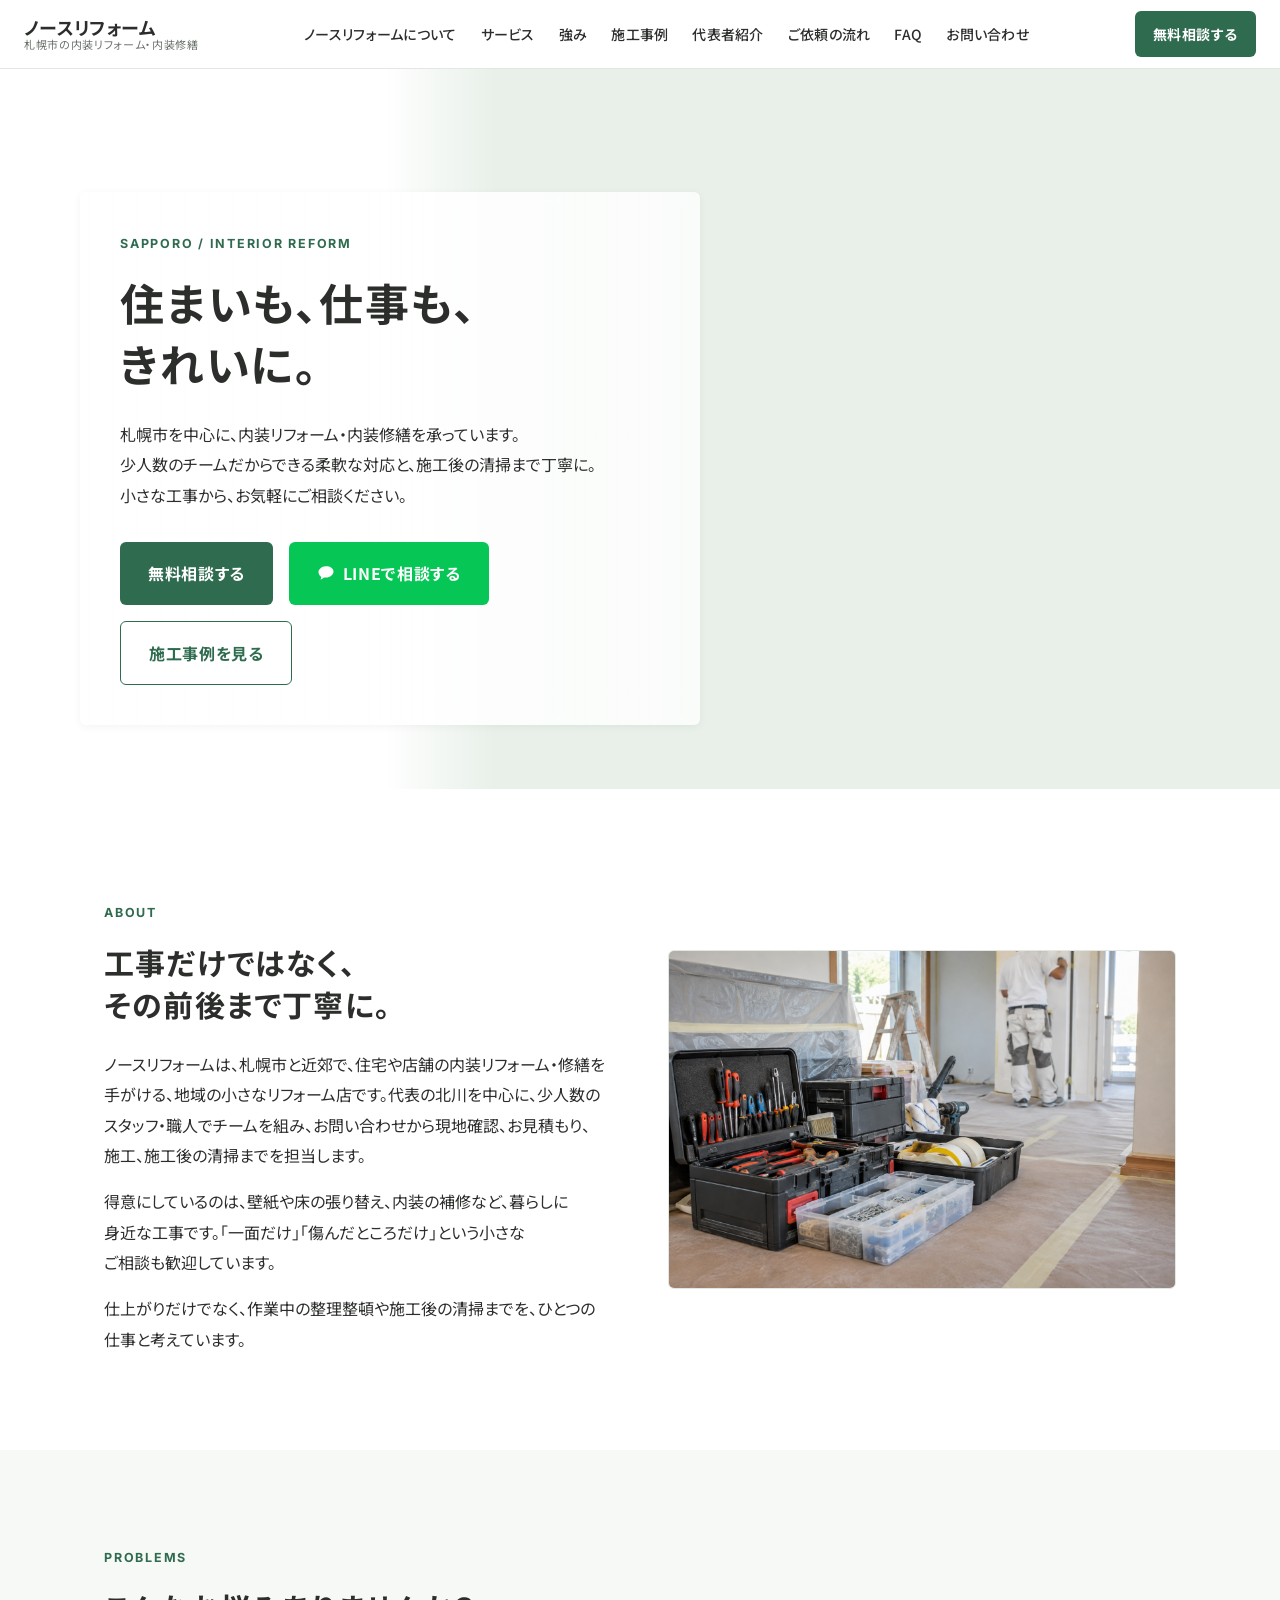
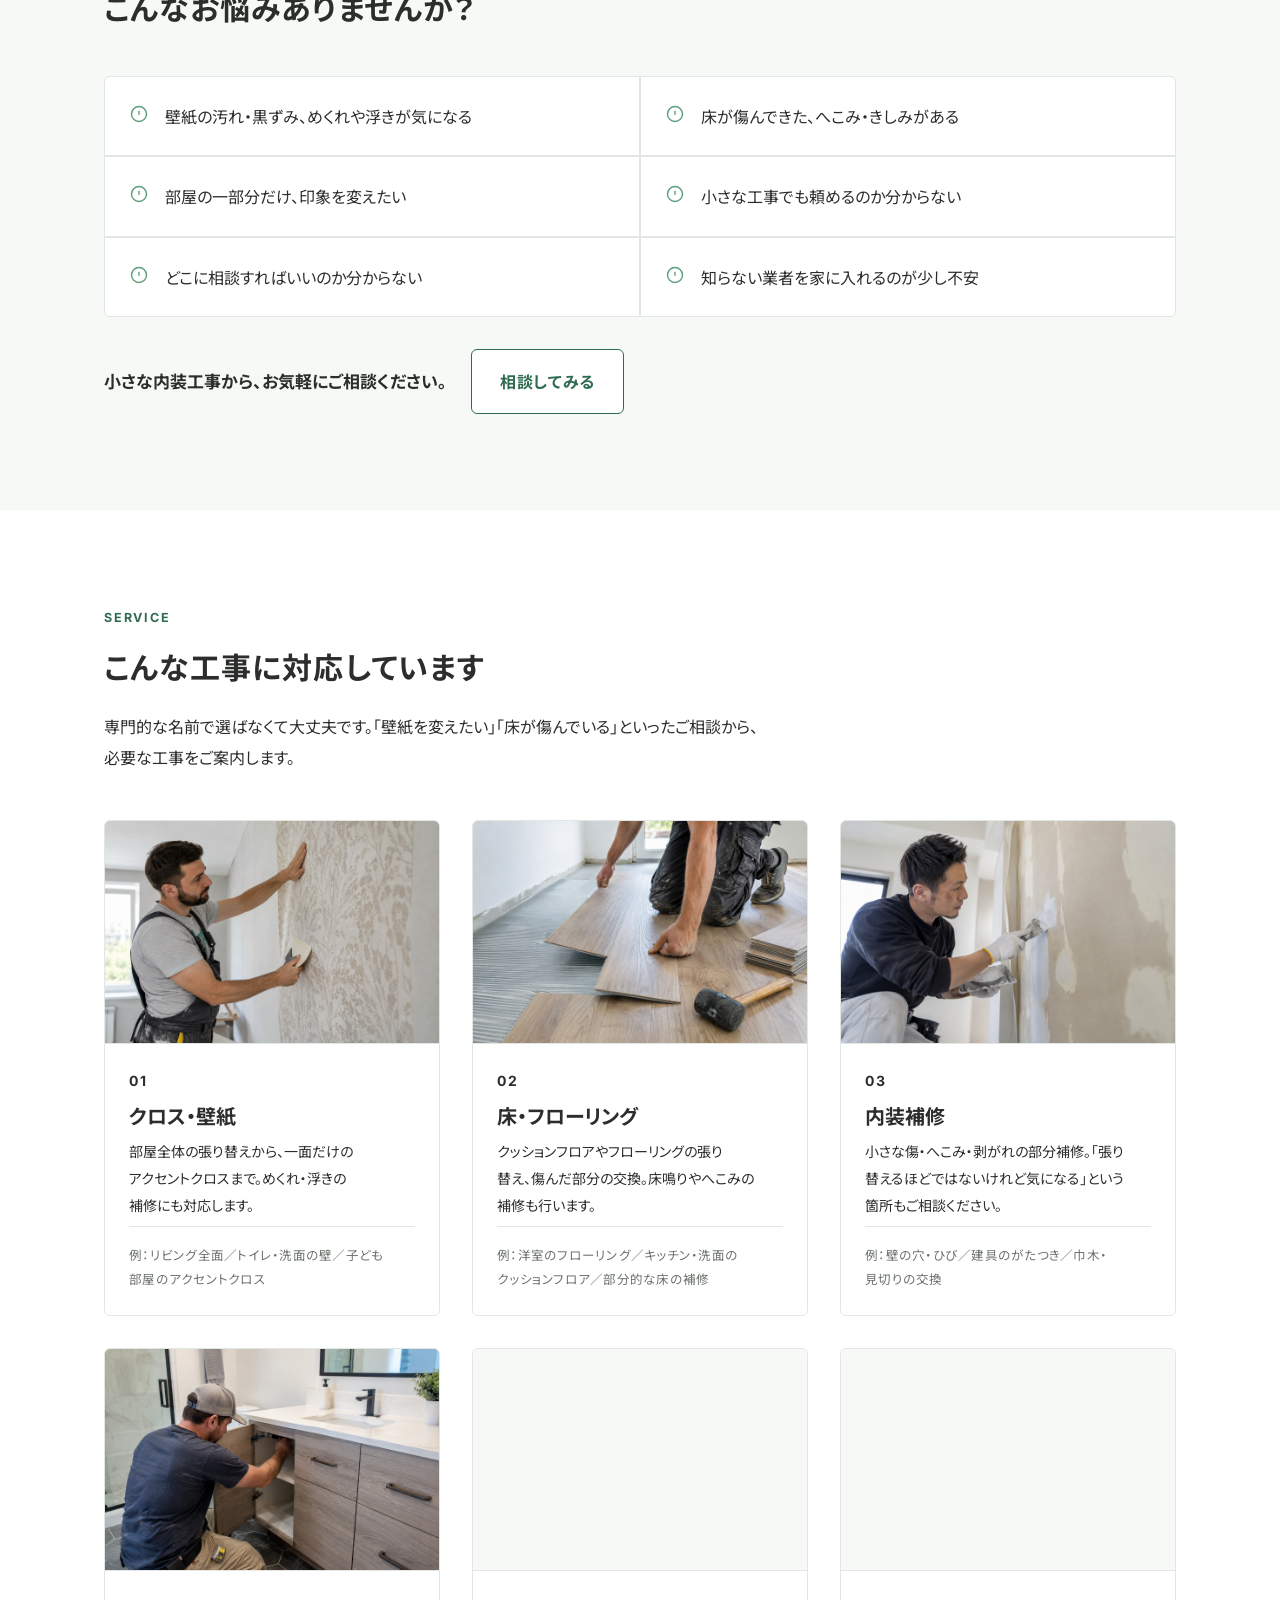
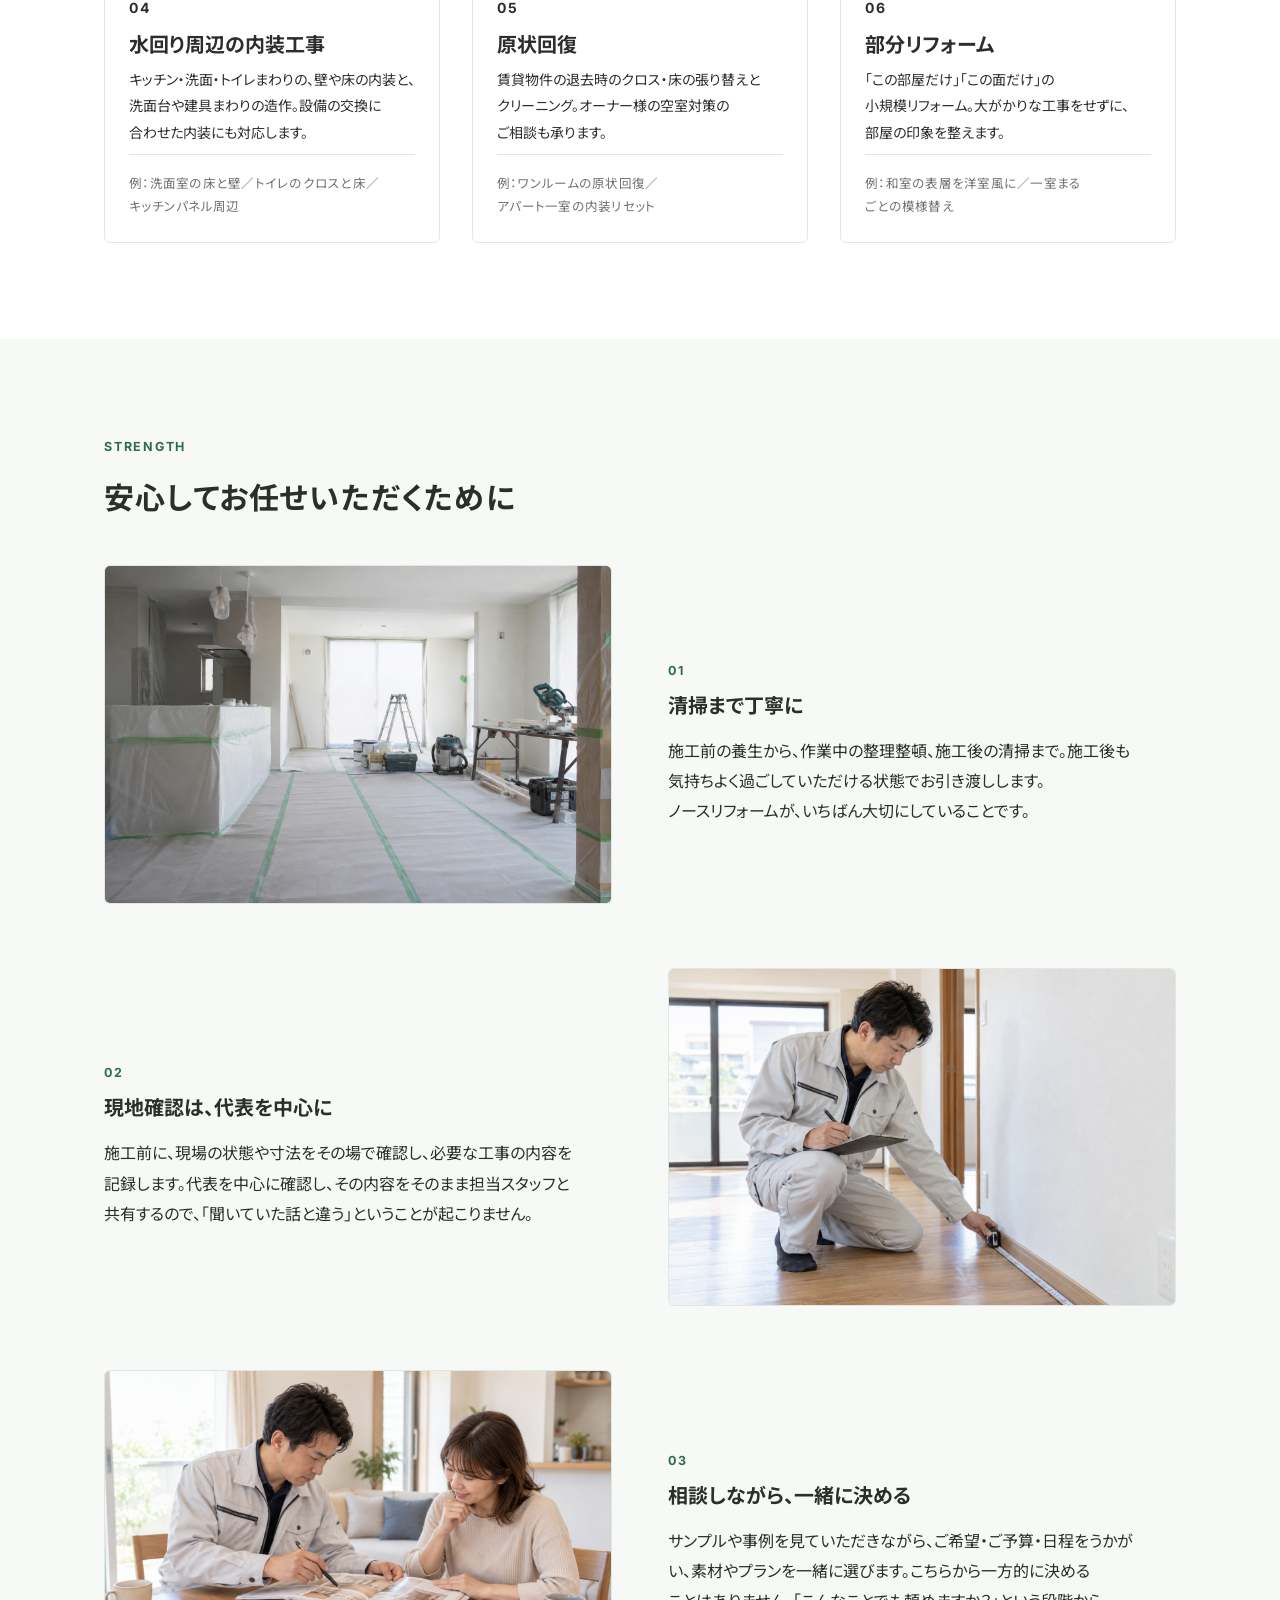
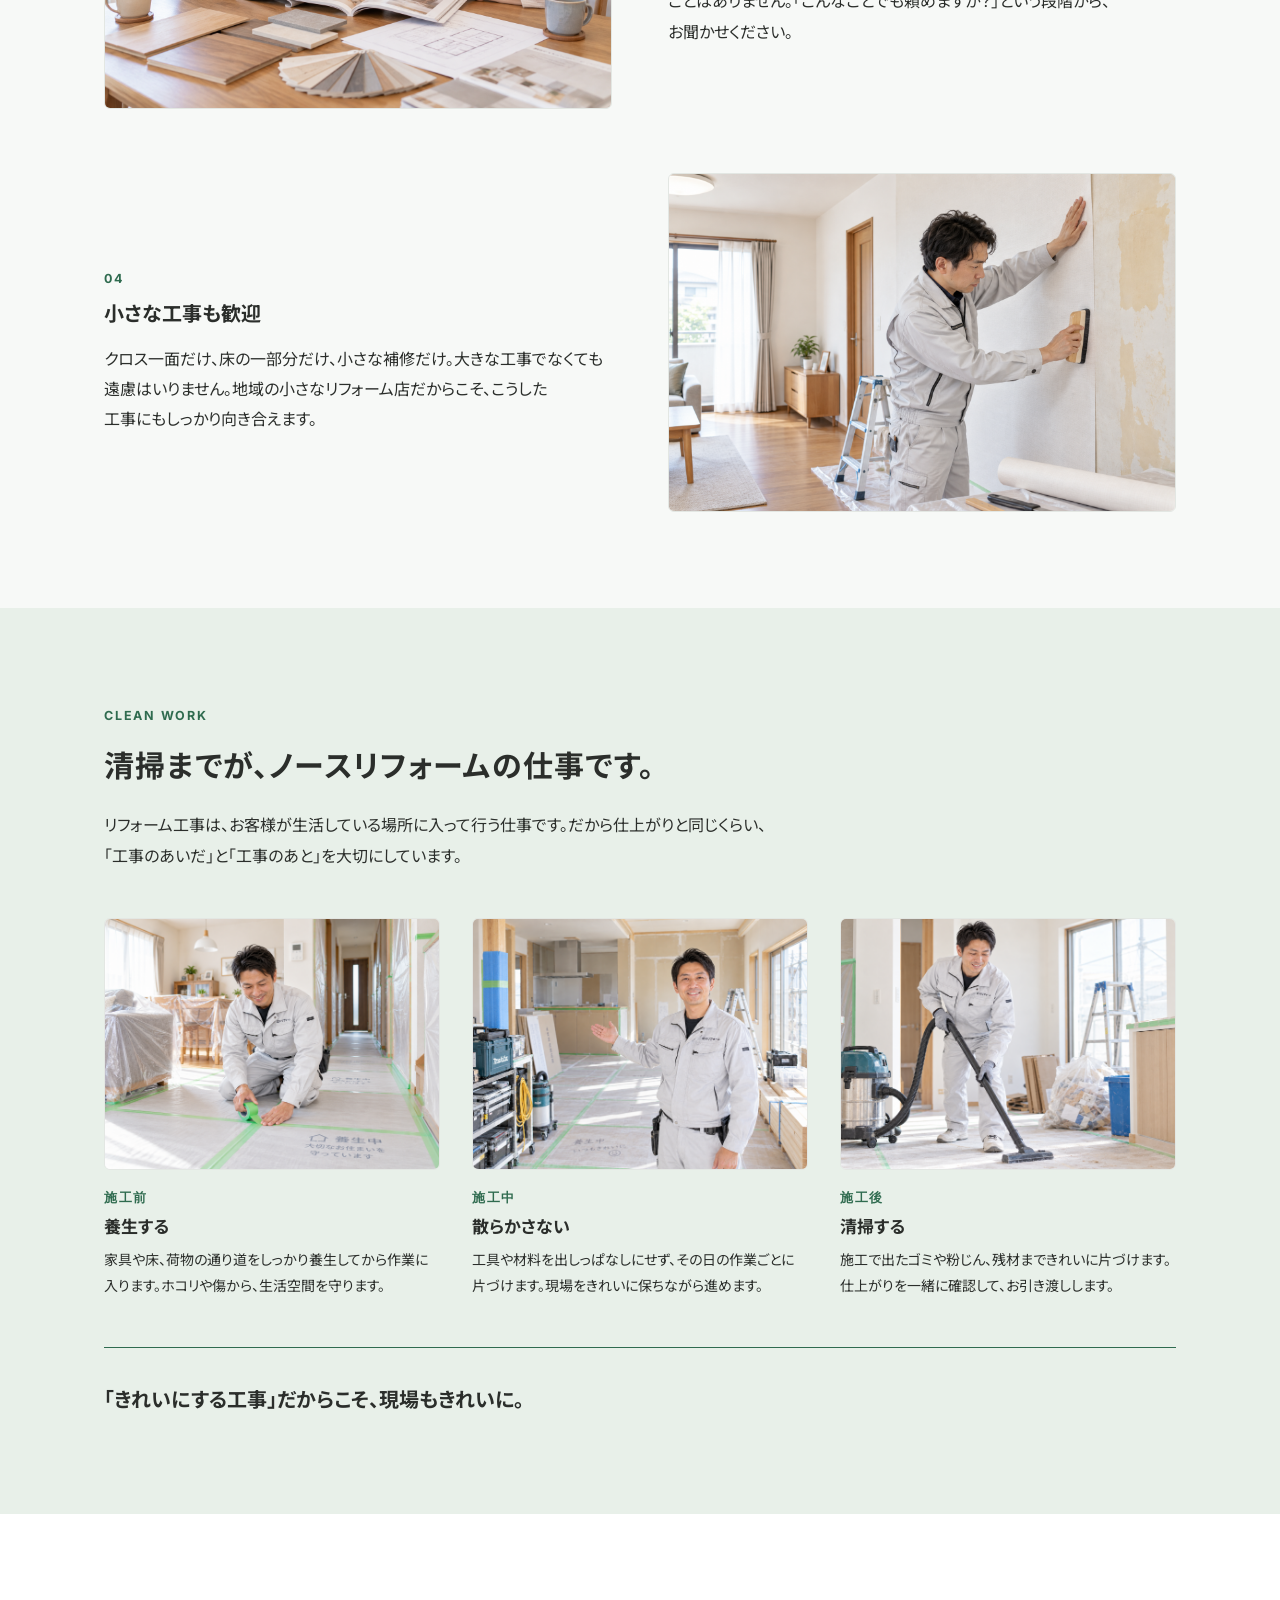
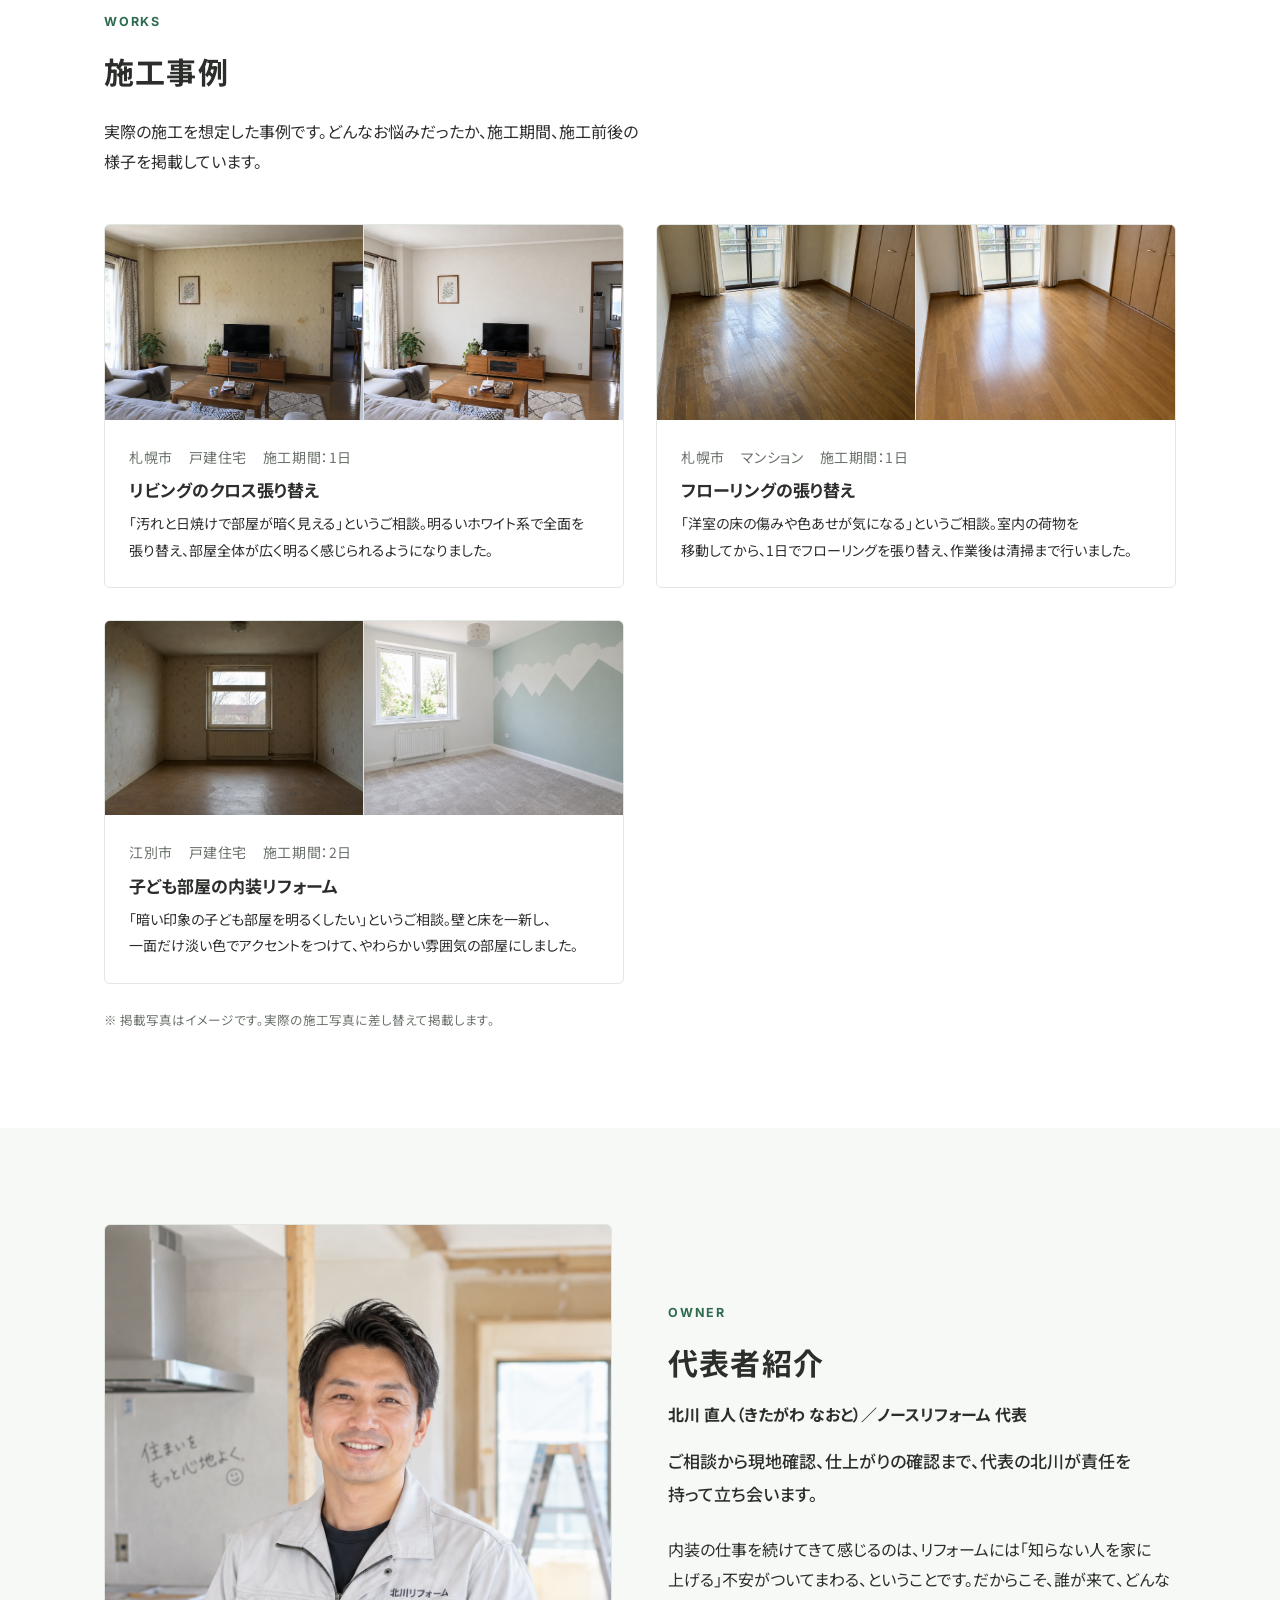
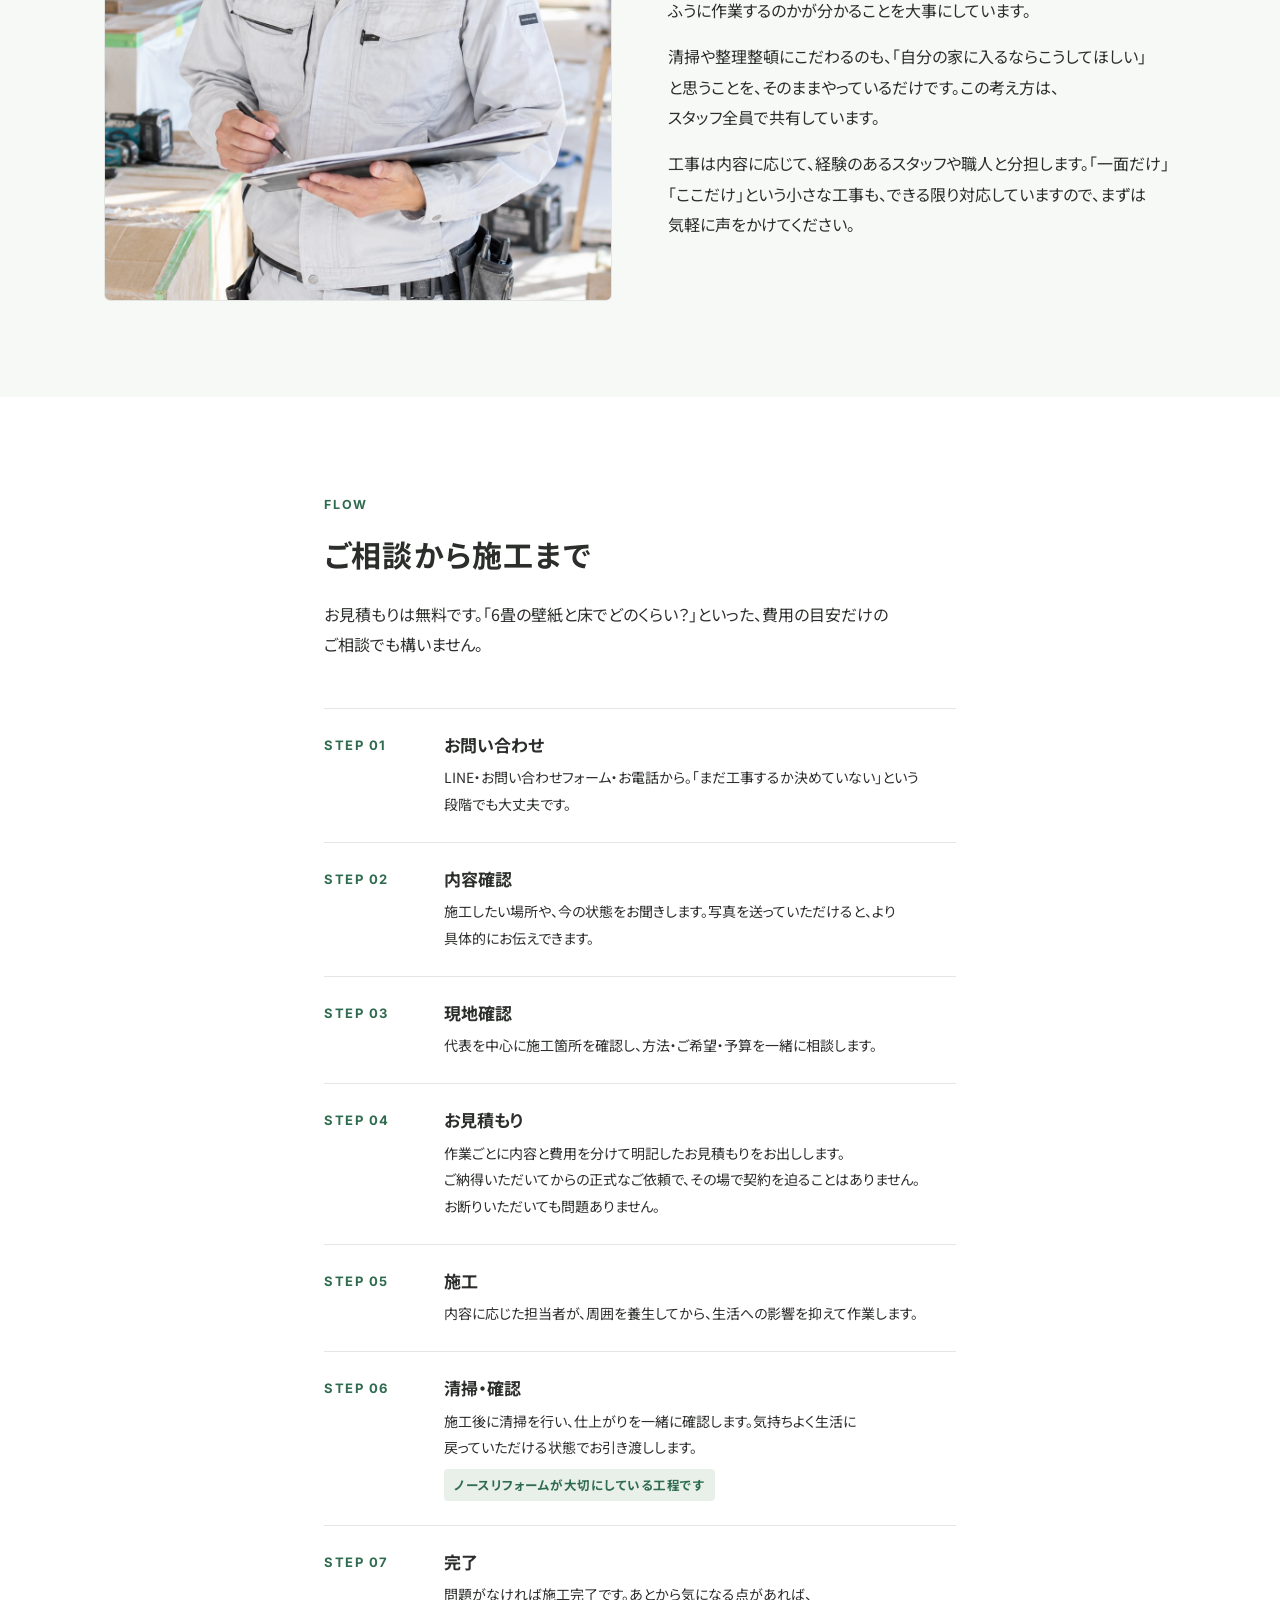
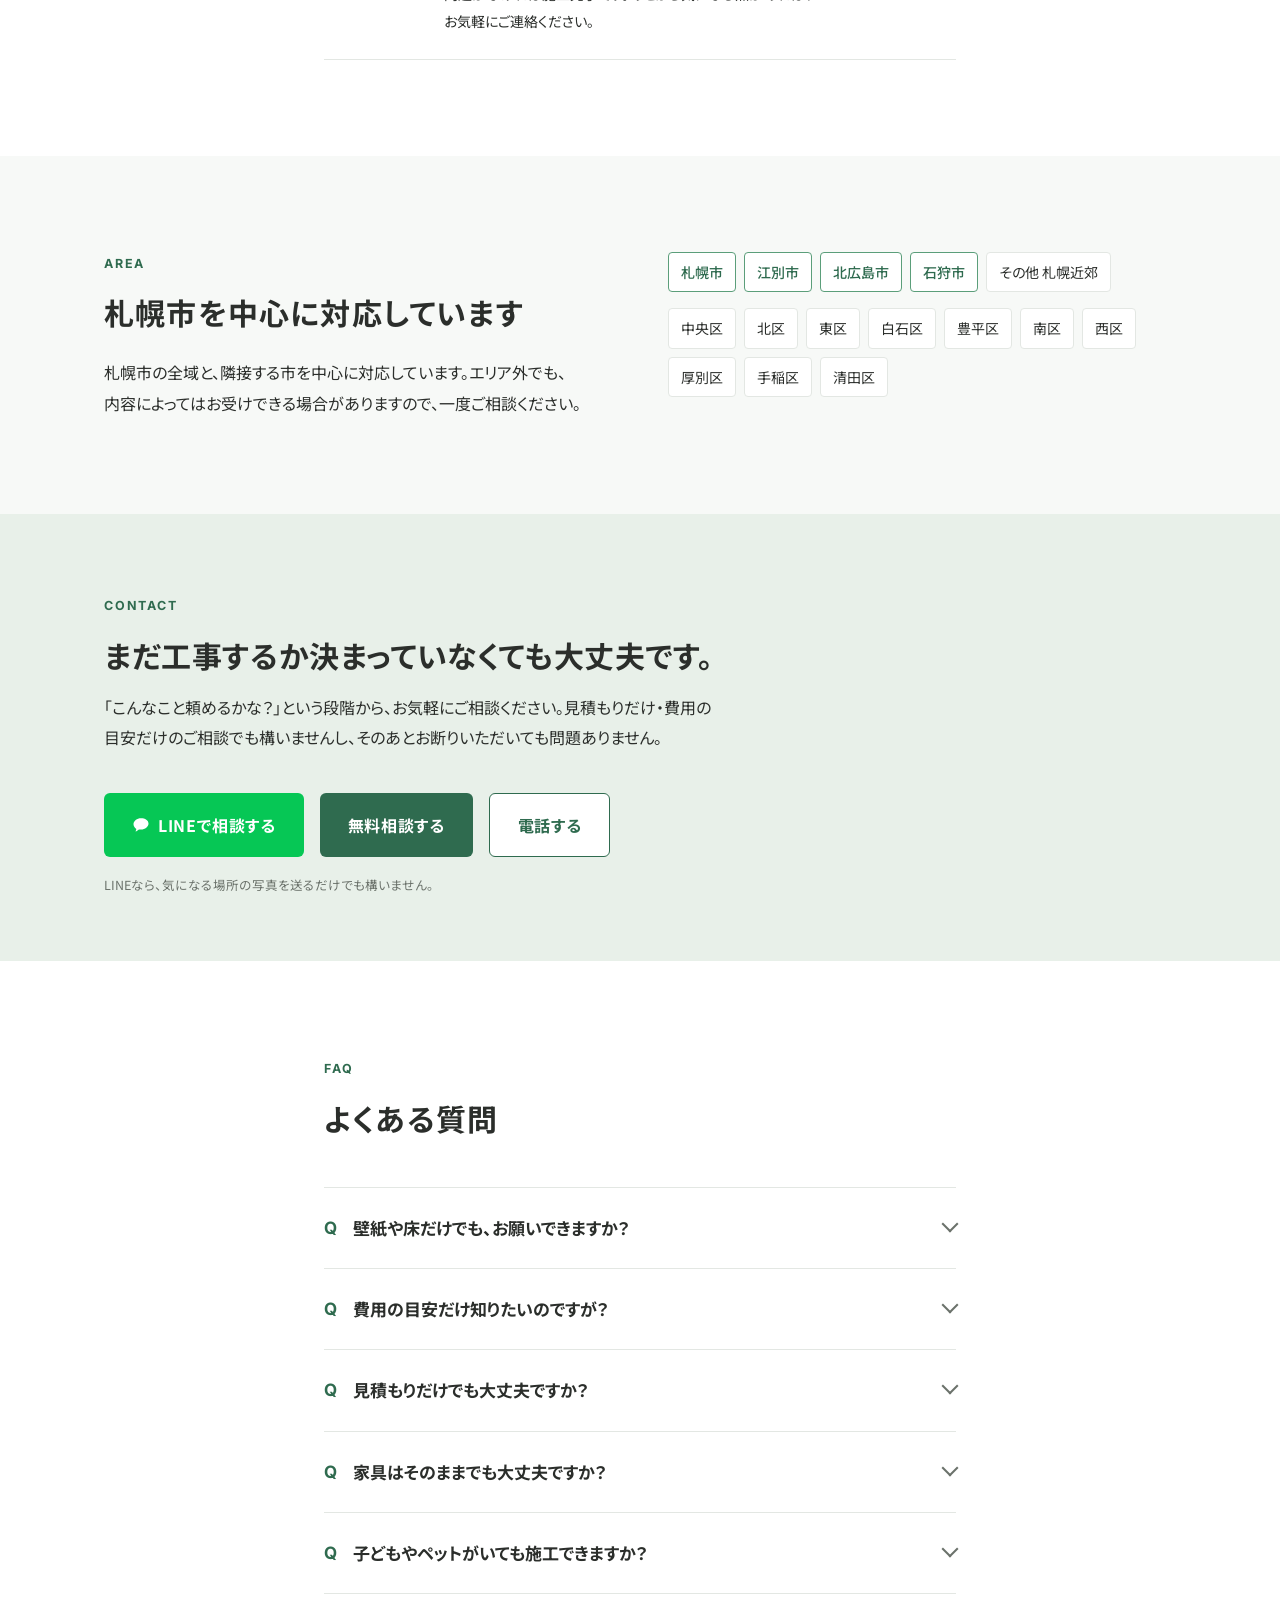
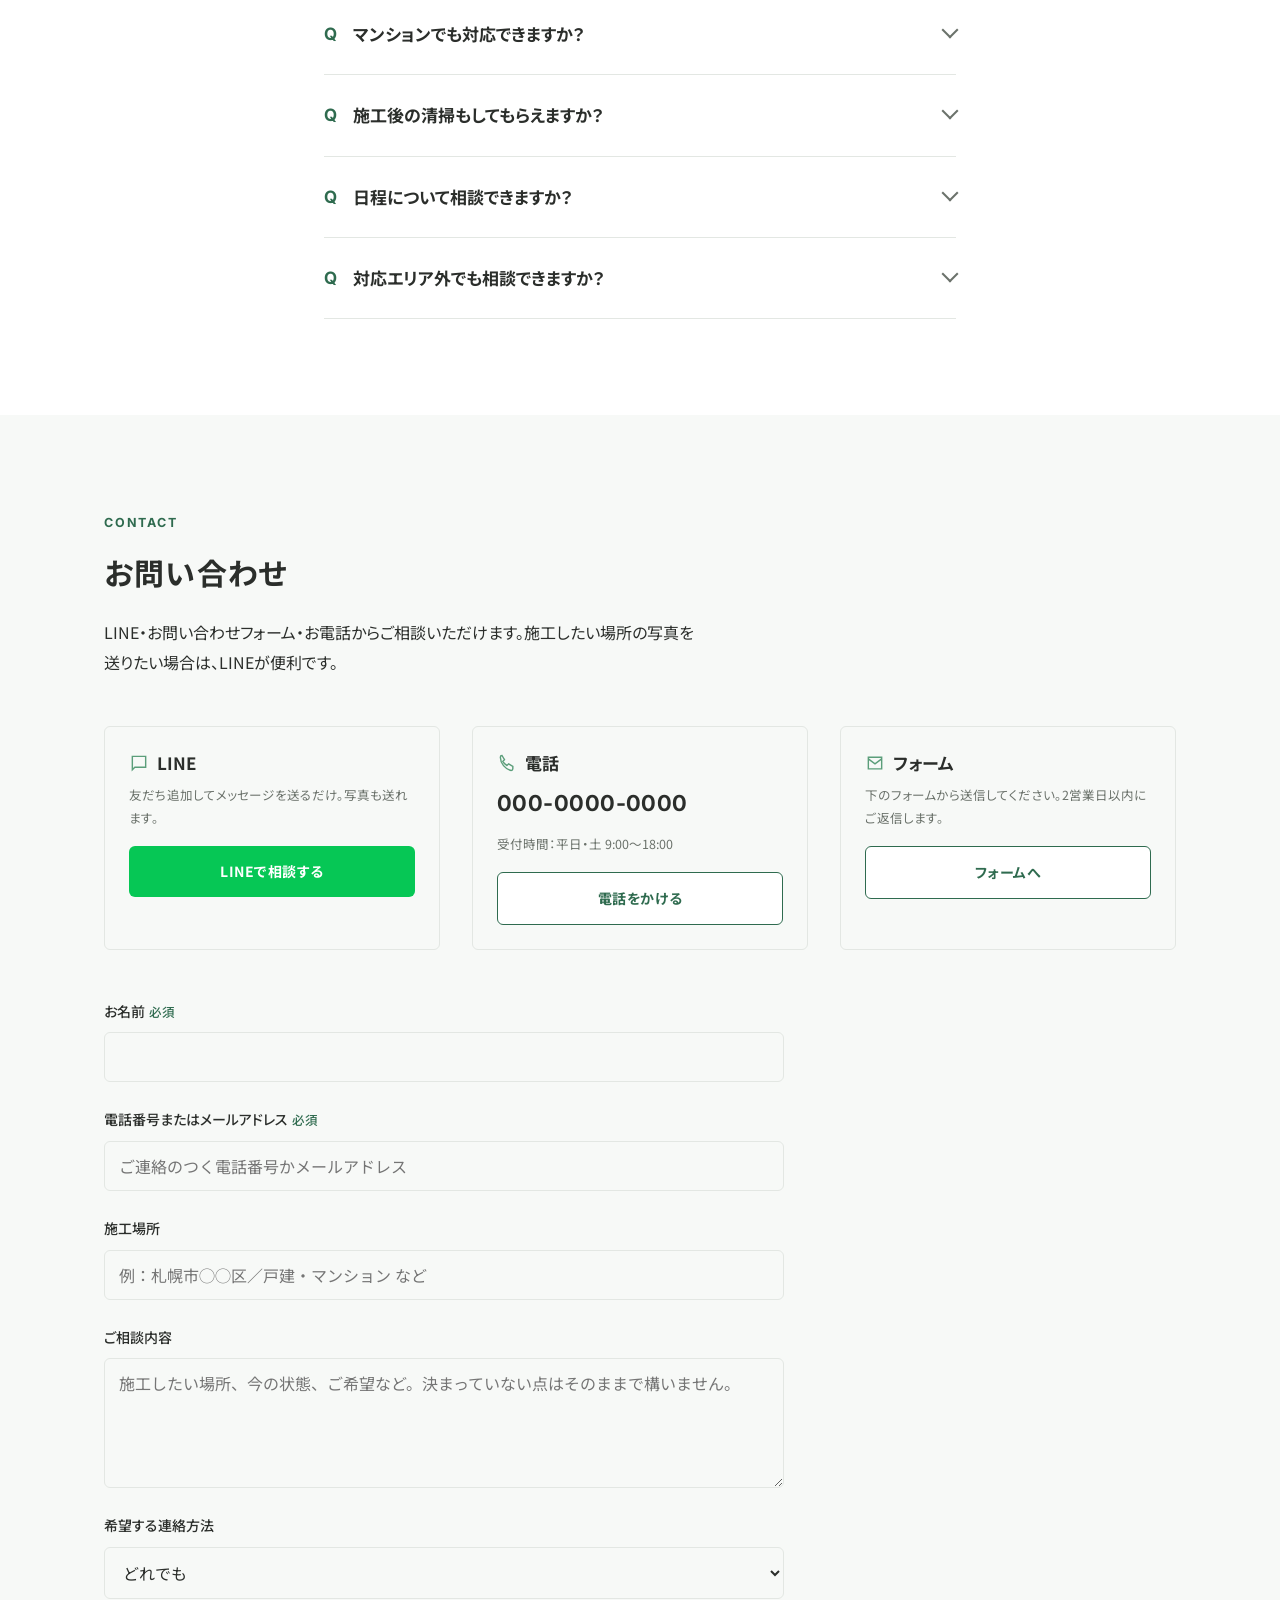
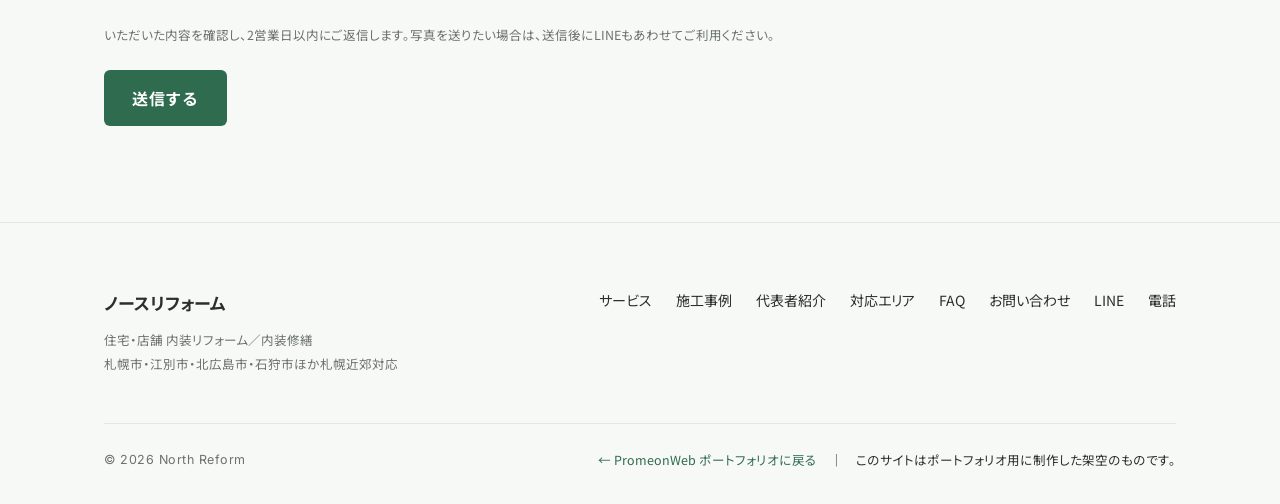
<file: samples/01-north-reform/index.html>
<!DOCTYPE html>
<html lang="ja">
<head>
<meta charset="utf-8">
<meta name="viewport" content="width=device-width, initial-scale=1">
<title>ノースリフォーム｜札幌市の内装リフォーム・内装修繕｜クロス・床の張り替え</title>
<meta name="description" content="ノースリフォームは、札幌市・江別市・北広島市・石狩市など札幌近郊の、地域密着の内装リフォーム・内装修繕店です。クロス・壁紙の張り替え、床・フローリングの施工、部分的な補修まで。代表を中心とした少人数のチームで、相談から施工、施工後の清掃まで対応します。小さな工事もお気軽にご相談ください。">
<meta name="robots" content="noindex">
<meta property="og:type" content="website">
<meta property="og:title" content="ノースリフォーム｜札幌市の内装リフォーム・内装修繕">
<meta property="og:description" content="札幌市を中心に、内装リフォーム・内装修繕を承っています。少人数のチームならではの小回りのきく対応と、施工後の清掃まで丁寧に。小さな工事からお気軽にご相談ください。">

<link rel="preconnect" href="https://fonts.googleapis.com">
<link rel="preconnect" href="https://fonts.gstatic.com" crossorigin>
<link rel="stylesheet" href="https://fonts.googleapis.com/css2?family=Inter:wght@400;500;700&family=Noto+Sans+JP:wght@400;500;700&display=swap">

<style>
/* =====================================================================
   ノースリフォーム — サンプルサイト
   デザインは 同じフォルダの DESIGN.md（と CLAUDE.md）に準拠。
   トークン・配色・余白・radius・shadow を勝手に追加しないこと。
   ===================================================================== */

:root {
  /* Color (DESIGN.md §2) */
  --color-primary: #2F6B4F;
  --color-primary-hover: #255840;
  --color-primary-active: #1F4A36;
  --color-secondary: #5B9E7A;
  --color-accent: #E8F0E9;
  --color-bg: #FFFFFF;
  --color-surface: #F7F9F7;
  --color-text: #2B2E2B;
  --color-text-sub: #6B726B;
  --color-border: #E3E7E3;
  --color-line-brand: #06C755;

  /* Type (DESIGN.md §3) */
  --font-ja: "Noto Sans JP", "Hiragino Kaku Gothic ProN", "Hiragino Sans", "Yu Gothic", "YuGothic", Meiryo, sans-serif;
  --font-en: "Inter", system-ui, -apple-system, "Segoe UI", Roboto, sans-serif;
  --fs-h1: clamp(28px, 5.2vw, 44px);
  --fs-h2: clamp(22px, 3.4vw, 30px);
  --fs-h3: clamp(18px, 2vw, 20px);
  --fs-h4: clamp(16px, 1.6vw, 17px);
  --fs-body: clamp(15.5px, 1.4vw, 16px);
  --fs-small: 14px;
  --fs-caption: 12.5px;
  --fs-label: 12.5px;
  --lh-heading: 1.4;
  --lh-body: 1.9;

  /* Spacing (DESIGN.md §4 — 4/8/16/24/32/48/64/96/120 のみ) */
  --space-4: 4px;  --space-8: 8px;  --space-16: 16px; --space-24: 24px;
  --space-32: 32px; --space-48: 48px; --space-64: 64px; --space-96: 96px; --space-120: 120px;

  /* Layout (DESIGN.md §4) */
  --container-max: 1120px;
  --container-narrow: 680px;
  --container-wide: 1280px;
  --pad-inline: 24px;
  --section-y: 96px;
  --section-y-lg: 120px;
  --section-y-sm: 64px;
  --gap-col: 56px;
  --gap-card: 32px;
  --gap-stack: 16px;
  --gap-block: 32px;
  --gap-cta: 40px;

  /* Border / Radius / Shadow (DESIGN.md §8) */
  --radius-none: 0;
  --radius: 6px;
  --radius-sm: 4px;
  --border: 1px solid var(--color-border);
  --border-strong: 1.5px solid var(--color-primary);
  --shadow-card: 0 2px 8px rgba(20, 40, 25, 0.05);
  --shadow-header: 0 1px 0 rgba(0, 0, 0, 0.06);

  /* Motion (DESIGN.md §9) */
  --dur-fast: 200ms;
  --dur-base: 250ms;
  --dur-enter: 500ms;
  --ease-enter: cubic-bezier(0.16, 1, 0.3, 1);

  --header-h: 68px;
}

@media (max-width: 767px) {
  :root {
    --pad-inline: 20px;
    --section-y: 56px;
    --section-y-lg: 64px;
    --section-y-sm: 40px;
    --gap-col: 32px;
    --gap-card: 20px;
    --header-h: 60px;
  }
}

/* ---------- base ---------- */
*, *::before, *::after { box-sizing: border-box; }
html { scroll-behavior: smooth; }
body {
  margin: 0;
  background: var(--color-bg);
  color: var(--color-text);
  font-family: var(--font-ja);
  font-size: var(--fs-body);
  line-height: var(--lh-body);
  font-feature-settings: "palt" 1;
  line-break: strict;
  -webkit-font-smoothing: antialiased;
}
h1, h2, h3, h4 { margin: 0; font-weight: 700; line-height: var(--lh-heading); }
p { margin: 0; }
ul, ol { margin: 0; padding: 0; list-style: none; }
img { display: block; max-width: 100%; }
a { color: var(--color-primary); text-decoration: none; }
a:hover { color: var(--color-primary-hover); }
:focus-visible { outline: 2px solid var(--color-primary); outline-offset: 2px; }
::selection { background: var(--color-accent); }
[hidden] { display: none !important; }

/* ---------- layout primitives ---------- */
.container { max-width: var(--container-max); margin: 0 auto; padding-inline: var(--pad-inline); }
.container.narrow { max-width: var(--container-narrow); }

.section { padding-block: var(--section-y); }
.section.bg-surface { background: var(--color-surface); }
.section.bg-accent { background: var(--color-accent); }
.section.band { padding-block: var(--section-y-sm); }

:where(#about, #service, #strength, #clean, #works, #owner, #flow, #area, #faq, #contact) {
  scroll-margin-top: calc(var(--header-h) + 8px);
}

.section-head { margin-bottom: var(--space-48); max-width: var(--container-narrow); }
.eyebrow {
  font-family: var(--font-en);
  font-size: var(--fs-label);
  font-weight: 700;
  letter-spacing: 0.14em;
  text-transform: uppercase;
  color: var(--color-primary);
  margin-bottom: var(--space-16);
}
.section-head h2 { font-size: var(--fs-h2); letter-spacing: 0.04em; }
.section-head .lead { margin-top: var(--space-24); color: var(--color-text); text-wrap: pretty; word-break: auto-phrase; }

.stack > * + * { margin-top: var(--space-16); }
.block > * + * { margin-top: var(--space-32); }
.prose p { text-wrap: pretty; word-break: auto-phrase; }
.prose p + p { margin-top: var(--space-16); }

/* ---------- media (photo slots) ---------- */
.media {
  position: relative;
  overflow: hidden;
  background: var(--color-surface);
  border: var(--border);
  border-radius: var(--radius);
}
.media.bare { border: 0; border-radius: var(--radius-none); }
.media > img, .media > picture { position: absolute; inset: 0; }
.media img { position: absolute; inset: 0; width: 100%; height: 100%; object-fit: cover; object-position: center; }
.media.r-16x9 { aspect-ratio: 16 / 9; }
.media.r-3x2  { aspect-ratio: 3 / 2; }
.media.r-4x3  { aspect-ratio: 4 / 3; }
.media.r-3x4  { aspect-ratio: 3 / 4; }
.media.r-21x9 { aspect-ratio: 21 / 9; }
.media__ph {
  position: absolute; inset: 0;
  display: flex; flex-direction: column; align-items: center; justify-content: center; gap: var(--space-8);
  text-align: center; padding: var(--space-16);
  color: var(--color-text-sub);
}
.media__ph span { font-size: var(--fs-small); font-weight: 500; }
.media__ph small { font-family: var(--font-en); font-size: 10px; letter-spacing: 0.16em; color: var(--color-secondary); }
.media__ph svg { width: 26px; height: 26px; stroke: var(--color-secondary); }

/* ---------- buttons (DESIGN.md §7) ---------- */
.btn {
  display: inline-flex; align-items: center; justify-content: center; gap: var(--space-8);
  min-height: 52px; padding: 16px 28px;
  border-radius: var(--radius); border: 0;
  font-family: var(--font-ja); font-size: 16px; font-weight: 700; letter-spacing: 0.04em;
  cursor: pointer; text-align: center;
  transition: background var(--dur-fast) ease, color var(--dur-fast) ease;
}
.btn.primary { background: var(--color-primary); color: #fff; }
.btn.primary:hover { background: var(--color-primary-hover); color: #fff; }
.btn.primary:active { background: var(--color-primary-active); }
.btn.secondary { background: var(--color-bg); color: var(--color-primary); border: var(--border-strong); }
.btn.secondary:hover { background: var(--color-accent); color: var(--color-primary); }
.btn.line { background: var(--color-line-brand); color: #fff; }
.btn.line:hover { filter: brightness(0.94); color: #fff; }
.btn.block { width: 100%; }
.btn svg { width: 18px; height: 18px; }

.cta-row { display: flex; flex-wrap: wrap; gap: var(--space-16); }
.cta-row.tight { gap: var(--space-8) var(--space-16); }

/* ---------- header ---------- */
.site-header {
  position: sticky; top: 0; z-index: 40;
  background: var(--color-bg);
  border-bottom: var(--border);
}
.site-header.scrolled { box-shadow: var(--shadow-header); }
.site-header__inner {
  max-width: var(--container-wide); margin: 0 auto; padding: 10px var(--pad-inline);
  min-height: var(--header-h);
  display: flex; align-items: center; justify-content: space-between; gap: var(--space-24);
}
.brand { display: flex; flex-direction: column; line-height: 1.25; }
.brand b { font-size: 18px; font-weight: 700; letter-spacing: 0.02em; color: var(--color-text); }
.brand span { font-size: 11px; color: var(--color-text-sub); letter-spacing: 0.06em; }
.nav { display: flex; align-items: center; gap: var(--space-24); }
.nav a { font-size: var(--fs-small); font-weight: 500; color: var(--color-text); letter-spacing: 0.02em; }
.nav a:hover { color: var(--color-primary); }
.header-cta { display: inline-flex; }
.header-cta .btn { min-height: 42px; padding: 10px 18px; font-size: var(--fs-small); }
.nav-toggle { display: none; }

@media (max-width: 960px) {
  .nav, .header-cta { display: none; }
  .nav-toggle {
    display: inline-flex; flex-direction: column; justify-content: center; gap: 5px;
    width: 44px; height: 44px; margin-right: -8px;
    background: transparent; border: 0; cursor: pointer;
  }
  .nav-toggle i { display: block; width: 24px; height: 2px; background: var(--color-text); transition: transform var(--dur-fast) ease, opacity var(--dur-fast) ease; }
  .site-header.open .nav-toggle i:nth-child(1) { transform: translateY(7px) rotate(45deg); }
  .site-header.open .nav-toggle i:nth-child(2) { opacity: 0; }
  .site-header.open .nav-toggle i:nth-child(3) { transform: translateY(-7px) rotate(-45deg); }

  .nav {
    position: absolute; left: 0; right: 0; top: 100%;
    flex-direction: column; align-items: stretch; gap: 0;
    background: var(--color-bg); border-bottom: var(--border);
    padding: var(--space-8) var(--pad-inline) var(--space-24);
    transform: translateY(-8px); opacity: 0; pointer-events: none;
    transition: transform var(--dur-fast) ease, opacity var(--dur-fast) ease;
  }
  .site-header.open .nav { display: flex; transform: translateY(0); opacity: 1; pointer-events: auto; }
  .nav a { padding: 14px 4px; font-size: 15px; border-top: var(--border); }
  .nav a:first-child { border-top: 0; }
  /* mobile CTA is covered by the fixed bottom bar + the "お問い合わせ" nav link,
     so the header button stays hidden in the drawer. */
}

/* ---------- hero ---------- */
.hero { position: relative; display: flex; align-items: flex-end; min-height: clamp(520px, 80vh, 760px); }
.hero__media { position: absolute; inset: 0; }
.hero__media .media { width: 100%; height: 100%; border: 0; border-radius: 0; background: var(--color-accent); }
.hero__inner {
  position: relative;
  margin: 0 var(--pad-inline) clamp(24px, 6vw, 64px);
  max-width: 620px;
  /* 完全な白の「箱」ではなく、文章側から写真側へ透ける半透明の白。
     opacity は使わず gradient + backdrop-filter で文字・ボタンの視認性は保つ。 */
  background: linear-gradient(
    to right,
    rgba(255, 255, 255, 0.95) 0%,
    rgba(255, 255, 255, 0.90) 46%,
    rgba(255, 255, 255, 0.78) 100%
  );
  -webkit-backdrop-filter: blur(5px);
          backdrop-filter: blur(5px);
  border-radius: var(--radius);
  box-shadow: var(--shadow-card);
  padding: clamp(24px, 4vw, 40px);
}
.hero__inner .eyebrow { margin-bottom: var(--space-16); }
.hero h1 { font-size: var(--fs-h1); letter-spacing: 0.04em; text-wrap: balance; }
.nw { white-space: nowrap; }
.hero__sub { margin-top: var(--space-24); font-size: var(--fs-body); text-wrap: pretty; word-break: auto-phrase; }
.hero .cta-row { margin-top: var(--space-32); }

@media (min-width: 768px) {
  .hero__inner { margin-left: max(var(--pad-inline), calc(50vw - var(--container-max) / 2)); }
  /* PC: Hero写真を右バンドに寄せて、人物の顔が左の白ボックスに隠れないようにする。
     画像領域を狭めることで横方向のトリミング領域を確保し、object-position で人物を右へ。
     左端はマスクで白へフェードさせ、白ボックスとの境界を目立たせない。 */
  .hero__media {
    left: 30%;
    -webkit-mask-image: linear-gradient(to right, transparent, #000 112px);
            mask-image: linear-gradient(to right, transparent, #000 112px);
  }
  .hero__media .media img { object-position: 30% center; }
}
@media (min-width: 768px) and (max-width: 1240px) {
  .hero__media { left: 36%; }
  .hero__media .media img { object-position: 22% center; }
}
@media (max-width: 767px) {
  .hero { min-height: 76vh; }
  .hero__inner {
    margin: 0 var(--pad-inline) 20px; max-width: none; width: calc(100% - var(--pad-inline) * 2);
    /* SPは文章エリアが横いっぱいなので、透け具合はゆるめにして可読性を優先 */
    background: linear-gradient(to right, rgba(255, 255, 255, 0.96), rgba(255, 255, 255, 0.90));
  }
  .hero .cta-row .btn { width: 100%; }
  .hero .cta-row .btn.secondary { min-height: 46px; }
}

/* ---------- two-column alternating (DESIGN.md §5) ---------- */
.two-col { display: grid; grid-template-columns: 1fr 1fr; gap: var(--gap-col); align-items: center; }
.two-col + .two-col { margin-top: var(--space-64); }
.two-col .col-media .media { width: 100%; }
@media (min-width: 768px) {
  .two-col.reverse .col-media { order: 2; }
}
@media (max-width: 767px) {
  .two-col { grid-template-columns: 1fr; gap: var(--space-24); }
  .two-col .col-media { order: -1; } /* 写真 → テキスト */
  .two-col + .two-col { margin-top: var(--space-48); }
}

.mini-num {
  font-family: var(--font-en); font-size: var(--fs-label); font-weight: 700;
  letter-spacing: 0.14em; color: var(--color-primary);
}
.two-col h3 { font-size: var(--fs-h3); margin-top: var(--space-8); }
/* About / Owner / Area の見出しは section-head の外にあるため H2 スケールを明示（DESIGN.md §3） */
.col-text > h2 { font-size: var(--fs-h2); letter-spacing: 0.04em; }
.two-col .col-text p { margin-top: var(--space-16); text-wrap: pretty; word-break: auto-phrase; }

/* ---------- problems ---------- */
.problem-list { display: grid; grid-template-columns: repeat(2, 1fr); gap: 2px; background: var(--color-border); border: var(--border); border-radius: var(--radius); overflow: hidden; }
.problem-list li { background: var(--color-bg); padding: var(--space-24); display: flex; gap: var(--space-16); align-items: flex-start; }
.problem-list li svg { flex: none; width: 20px; height: 20px; stroke: var(--color-secondary); margin-top: 3px; }
.problem-list li span { font-size: var(--fs-body); text-wrap: pretty; word-break: auto-phrase; }
.problems-close { margin-top: var(--space-32); display: flex; flex-wrap: wrap; align-items: center; gap: var(--space-24); }
.problems-close p { font-size: var(--fs-h4); font-weight: 700; }
@media (max-width: 767px) {
  .problem-list { grid-template-columns: 1fr; }
  .problem-list li { padding: var(--space-16) var(--space-16); }
}

/* ---------- service cards (3-col — used ONCE) ---------- */
.card-grid { display: grid; grid-template-columns: repeat(auto-fit, minmax(280px, 1fr)); gap: var(--gap-card); }
.card { background: var(--color-bg); border: var(--border); border-radius: var(--radius); overflow: hidden; display: flex; flex-direction: column; }
.card .media { border: 0; border-radius: 0; border-bottom: var(--border); }
.card__body { padding: var(--space-24); display: flex; flex-direction: column; gap: var(--space-8); flex: 1; }
.card__no { font-family: var(--font-en); font-size: var(--fs-label); font-weight: 700; letter-spacing: 0.14em; color: var(--color-primary); }
.card h3 { font-size: var(--fs-h3); }
.card p { font-size: var(--fs-small); color: var(--color-text); text-wrap: pretty; word-break: auto-phrase; }
.card .eg { margin-top: auto; padding-top: var(--space-16); border-top: var(--border); font-size: var(--fs-caption); color: var(--color-text-sub); letter-spacing: 0.02em; }

/* ---------- clean work (signature) ---------- */
.process { display: grid; grid-template-columns: repeat(3, 1fr); gap: var(--gap-card); }
.process__step .media { margin-bottom: var(--space-16); }
.process__step .phase { font-family: var(--font-en); font-size: var(--fs-label); font-weight: 700; letter-spacing: 0.12em; color: var(--color-primary); }
.process__step h3 { font-size: var(--fs-h4); margin: var(--space-4) 0 var(--space-8); }
.process__step p { font-size: var(--fs-small); text-wrap: pretty; word-break: auto-phrase; }
.clean-close { margin-top: var(--space-48); padding-top: var(--space-32); border-top: var(--border-strong); font-size: var(--fs-h3); font-weight: 700; }
@media (max-width: 767px) {
  .process { grid-template-columns: 1fr; gap: var(--space-32); }
}

/* ---------- works (2-col — the only card grid besides Service; Clean Work's
   3-up process sits between them so no two card grids touch) ---------- */
.works-grid { display: grid; grid-template-columns: repeat(auto-fit, minmax(360px, 1fr)); gap: var(--gap-card); }
@media (max-width: 460px) { .works-grid { grid-template-columns: 1fr; } }
.work { border: var(--border); border-radius: var(--radius); overflow: hidden; background: var(--color-bg); }
.work__ba { display: grid; grid-template-columns: 1fr 1fr; }
.work__ba figure { position: relative; margin: 0; }
.work__ba .media { border: 0; border-radius: 0; }
.work__ba figure:first-child .media { border-right: var(--border); }
.work__ba figcaption {
  position: absolute; left: 0; top: 0;
  font-size: 11px; font-weight: 700; letter-spacing: 0.08em;
  color: #fff; background: color-mix(in srgb, var(--color-text) 72%, transparent);
  padding: 3px 8px;
}
.work__body { padding: var(--space-24); }
.work__meta { display: flex; flex-wrap: wrap; gap: var(--space-8) var(--space-16); font-size: var(--fs-caption); color: var(--color-text-sub); letter-spacing: 0.04em; }
.work__body h3 { font-size: var(--fs-h4); margin: var(--space-8) 0; }
.work__body p { font-size: var(--fs-small); text-wrap: pretty; word-break: auto-phrase; }
.works-note { margin-top: var(--space-24); font-size: var(--fs-caption); color: var(--color-text-sub); }
@media (max-width: 400px) {
  .work__ba { grid-template-columns: 1fr; }
  .work__ba figure:first-child .media { border-right: 0; border-bottom: var(--border); }
}

/* ---------- flow ---------- */
.flow { border-top: var(--border); }
.flow__item { display: grid; grid-template-columns: 96px 1fr; gap: var(--space-24); padding: var(--space-24) 0; border-bottom: var(--border); }
.flow__num { font-family: var(--font-en); font-size: 13px; font-weight: 700; letter-spacing: 0.12em; color: var(--color-primary); }
.flow__item h3 { font-size: var(--fs-h4); }
.flow__item p { margin-top: var(--space-8); font-size: var(--fs-small); text-wrap: pretty; word-break: auto-phrase; }
.flow__badge { display: inline-block; margin-top: var(--space-8); padding: 4px 10px; border-radius: var(--radius-sm); background: var(--color-accent); color: var(--color-primary); font-size: var(--fs-caption); font-weight: 700; letter-spacing: 0.04em; }
@media (max-width: 767px) {
  .flow__item { grid-template-columns: 1fr; gap: var(--space-8); }
}

/* ---------- area ---------- */
.area-wrap { display: grid; grid-template-columns: 1fr 1fr; gap: var(--gap-col); align-items: start; }
.area-list { display: flex; flex-wrap: wrap; gap: var(--space-8); }
.area-list li { padding: 6px 12px; border: var(--border); border-radius: var(--radius-sm); font-size: var(--fs-small); background: var(--color-bg); }
.area-list li.city { border-color: var(--color-secondary); color: var(--color-primary); font-weight: 500; }
@media (max-width: 767px) { .area-wrap { grid-template-columns: 1fr; gap: var(--space-24); } }

/* ---------- CTA band ---------- */
.cta-band { text-align: left; }
.cta-band h2 { font-size: var(--fs-h2); letter-spacing: 0.02em; text-wrap: balance; }
.cta-band p { margin-top: var(--space-16); max-width: 40em; text-wrap: pretty; word-break: auto-phrase; }
.cta-band .cta-row { margin-top: var(--gap-cta); }
.cta-band .fine { margin-top: var(--space-16); font-size: var(--fs-caption); color: var(--color-text-sub); }

/* ---------- FAQ ---------- */
.faq { border-top: var(--border); }
.faq details { border-bottom: var(--border); }
.faq summary {
  list-style: none; cursor: pointer;
  display: flex; gap: var(--space-16); align-items: flex-start;
  padding: var(--space-24) 0;
  font-size: var(--fs-h4); font-weight: 700;
  text-wrap: pretty; word-break: auto-phrase;
}
.faq summary::-webkit-details-marker { display: none; }
.faq summary::before { content: "Q"; font-family: var(--font-en); color: var(--color-primary); flex: none; }
.faq summary::after {
  content: ""; flex: none; margin-left: auto; width: 12px; height: 12px; margin-top: 6px;
  border-right: 2px solid var(--color-text-sub); border-bottom: 2px solid var(--color-text-sub);
  transform: rotate(45deg); transition: transform var(--dur-base) ease;
}
.faq details[open] summary::after { transform: rotate(225deg); }
.faq .faq__a { padding: 0 0 var(--space-24) 30px; font-size: var(--fs-small); text-wrap: pretty; word-break: auto-phrase; }

/* ---------- contact ---------- */
.contact-routes { display: grid; grid-template-columns: repeat(3, 1fr); gap: var(--gap-card); margin-bottom: var(--space-48); }
.route { border: var(--border); border-radius: var(--radius); padding: var(--space-24); display: flex; flex-direction: column; gap: var(--space-8); }
.route h3 { font-size: var(--fs-h4); display: flex; align-items: center; gap: var(--space-8); }
.route h3 svg { width: 20px; height: 20px; stroke: var(--color-secondary); }
.route p { font-size: var(--fs-caption); color: var(--color-text-sub); }
.route .btn { margin-top: var(--space-8); min-height: 46px; padding: 12px 18px; font-size: var(--fs-small); }
.route .tel { font-family: var(--font-en); font-size: 22px; font-weight: 700; letter-spacing: 0.02em; color: var(--color-text); }
@media (max-width: 767px) { .contact-routes { grid-template-columns: 1fr; gap: var(--space-16); } }

.form { display: grid; gap: var(--space-24); max-width: var(--container-narrow); }
.field { display: flex; flex-direction: column; gap: var(--space-8); }
.field label { font-size: var(--fs-small); font-weight: 500; }
.field .req { color: var(--color-primary); font-size: var(--fs-caption); margin-left: var(--space-4); }
.field input, .field select, .field textarea {
  font-family: inherit; font-size: 16px; color: var(--color-text);
  background: var(--color-surface);
  border: var(--border); border-radius: var(--radius);
  padding: 12px 14px;
}
.field textarea { min-height: 130px; resize: vertical; }
.field input:focus-visible, .field select:focus-visible, .field textarea:focus-visible { outline: 2px solid var(--color-primary); outline-offset: 0; border-color: var(--color-primary); }
.form-note { font-size: var(--fs-caption); color: var(--color-text-sub); }
.form-done { border: var(--border-strong); border-radius: var(--radius); padding: var(--space-32); background: var(--color-accent); }
.form-done h3 { font-size: var(--fs-h3); }
.form-done p { margin-top: var(--space-16); font-size: var(--fs-small); }

/* ---------- footer ---------- */
.site-footer { background: var(--color-surface); border-top: var(--border); padding-block: var(--space-64) var(--space-32); }
.footer-top { display: flex; flex-wrap: wrap; justify-content: space-between; gap: var(--space-32); }
.footer-brand b { font-size: 17px; }
.footer-brand p { font-size: var(--fs-caption); color: var(--color-text-sub); margin-top: var(--space-8); }
.footer-nav { display: flex; flex-wrap: wrap; gap: var(--space-16) var(--space-24); }
.footer-nav a { font-size: var(--fs-small); color: var(--color-text); }
.footer-nav a:hover { color: var(--color-primary); }
.footer-bottom { margin-top: var(--space-48); padding-top: var(--space-24); border-top: var(--border); display: flex; flex-wrap: wrap; justify-content: space-between; gap: var(--space-16); }
.footer-bottom small, .footer-bottom p { font-size: var(--fs-caption); color: var(--color-text-sub); font-family: var(--font-en); letter-spacing: 0.04em; }
.footer-portfolio { font-size: var(--fs-caption); }

/* ---------- mobile fixed CTA bar ---------- */
.cta-bar { display: none; }
@media (max-width: 767px) {
  .cta-bar {
    display: grid; grid-template-columns: repeat(3, 1fr);
    position: fixed; left: 0; right: 0; bottom: 0; z-index: 50;
    background: var(--color-bg); border-top: var(--border);
  }
  .cta-bar a {
    display: flex; flex-direction: column; align-items: center; justify-content: center; gap: 3px;
    padding: 8px 4px; min-height: 58px;
    font-size: 11px; font-weight: 700; color: var(--color-text); letter-spacing: 0.04em;
  }
  .cta-bar a + a { border-left: var(--border); }
  .cta-bar a svg { width: 18px; height: 18px; stroke: var(--color-primary); }
  .cta-bar a.is-line svg { stroke: var(--color-line-brand); }
  body { padding-bottom: 58px; }
}

/* ---------- scroll-in animation (DESIGN.md §9) ---------- */
[data-animate] { opacity: 0; transform: translateY(16px); transition: opacity var(--dur-enter) var(--ease-enter), transform var(--dur-enter) var(--ease-enter); }
[data-animate].is-visible { opacity: 1; transform: none; }
@media (prefers-reduced-motion: reduce) {
  html { scroll-behavior: auto; }
  [data-animate] { opacity: 1; transform: none; transition: none; }
  * { animation: none !important; }
}
</style>
</head>
<body>

<!-- =====================================================================
     HEADER
     ================================================================== -->
<header class="site-header" id="top">
  <div class="site-header__inner">
    <a href="#top" class="brand" aria-label="ノースリフォーム トップへ">
      <b>ノースリフォーム</b>
      <span>札幌市の内装リフォーム・内装修繕</span>
    </a>

    <nav class="nav" id="nav" aria-label="サイト内ナビゲーション">
      <a href="#about">ノースリフォームについて</a>
      <a href="#service">サービス</a>
      <a href="#strength">強み</a>
      <a href="#works">施工事例</a>
      <a href="#owner">代表者紹介</a>
      <a href="#flow">ご依頼の流れ</a>
      <a href="#faq">FAQ</a>
      <a href="#contact">お問い合わせ</a>
    </nav>

    <div class="header-cta">
      <a class="btn primary" href="#contact">無料相談する</a>
    </div>

    <button type="button" class="nav-toggle" aria-label="メニューを開く" aria-expanded="false" aria-controls="nav">
      <i></i><i></i><i></i>
    </button>
  </div>
</header>

<main>

  <!-- ===================================================================
       01. FIRST VIEW
       =============================================================== -->
  <section class="hero" aria-label="ノースリフォーム">
    <div class="hero__media">
      <!-- PHOTO[hero]: 代表が養生・清掃している作業中の1枚。PC 16:9 / SP 4:5。差し替え可。 -->
      <div class="media r-16x9 bare">
        <picture>
          <source media="(max-width: 767px)" srcset="images/hero-sp.jpg">
          <img src="images/hero.jpg" alt="床にシートを敷いて養生する、ノースリフォーム代表の北川" width="1672" height="941" fetchpriority="high" decoding="async">
        </picture>
      </div>
    </div>

    <div class="hero__inner" data-animate>
      <p class="eyebrow">Sapporo / Interior Reform</p>
      <h1><span class="nw">住まいも、仕事も、</span><br><span class="nw">きれいに。</span></h1>
      <p class="hero__sub">
        札幌市を中心に、内装リフォーム・内装修繕を承っています。<br>
        少人数のチームだからできる柔軟な対応と、施工後の清掃まで丁寧に。<br>
        小さな工事から、お気軽にご相談ください。
      </p>
      <div class="cta-row">
        <a class="btn primary" href="#contact">無料相談する</a>
        <a class="btn line" href="#contact" aria-label="LINEで相談する">
          <svg viewBox="0 0 24 24" fill="currentColor"><path d="M12 3C6.5 3 2 6.6 2 11c0 2.5 1.5 4.7 3.8 6.2-.2.7-.8 2.6-.9 3-.1.5.2.5.4.4.2-.1 2.9-1.9 4-2.7.9.1 1.8.2 2.7.2 5.5 0 10-3.6 10-8S17.5 3 12 3z"/></svg>
          LINEで相談する
        </a>
        <a class="btn secondary" href="#works">施工事例を見る</a>
      </div>
    </div>
  </section>

  <!-- ===================================================================
       02. ABOUT
       =============================================================== -->
  <section class="section" id="about" aria-labelledby="about-h">
    <div class="container">
      <div class="two-col">
        <div class="col-text" data-animate>
          <p class="eyebrow">About</p>
          <h2 id="about-h">工事だけではなく、<br>その前後まで丁寧に。</h2>
          <div class="prose" style="margin-top: var(--space-24)">
            <p>ノースリフォームは、札幌市と近郊で、住宅や店舗の内装リフォーム・修繕を手がける、地域の小さなリフォーム店です。代表の北川を中心に、少人数のスタッフ・職人でチームを組み、<span class="nw">お問い合わせ</span>から現地確認、お見積もり、施工、施工後の清掃までを担当します。</p>
            <p>得意にしているのは、壁紙や床の張り替え、内装の補修など、暮らしに身近な工事です。「一面だけ」「傷んだところだけ」という小さなご相談も歓迎しています。</p>
            <p>仕上がりだけでなく、作業中の整理整頓や施工後の清掃までを、ひとつの仕事と考えています。</p>
          </div>
        </div>
        <div class="col-media" data-animate>
          <!-- PHOTO[about]: 整頓された道具／養生済みの床での作業風景。3:2。差し替え可。 -->
          <div class="media r-3x2">
            <img src="images/about.jpg" alt="種類ごとに整理された道具箱と、奥で内装を進める施工スタッフ" width="1536" height="1024" loading="lazy" decoding="async">
          </div>
        </div>
      </div>
    </div>
  </section>

  <!-- ===================================================================
       03. PROBLEMS
       =============================================================== -->
  <section class="section bg-surface" aria-labelledby="problems-h">
    <div class="container">
      <div class="section-head" data-animate>
        <p class="eyebrow">Problems</p>
        <h2 id="problems-h">こんなお悩みありませんか？</h2>
      </div>

      <ul class="problem-list" data-animate>
        <li><svg viewBox="0 0 24 24" fill="none" stroke-width="1.7"><circle cx="12" cy="12" r="9"/><path d="M12 8v5M12 16h.01"/></svg><span>壁紙の汚れ・黒ずみ、めくれや浮きが気になる</span></li>
        <li><svg viewBox="0 0 24 24" fill="none" stroke-width="1.7"><circle cx="12" cy="12" r="9"/><path d="M12 8v5M12 16h.01"/></svg><span>床が傷んできた、へこみ・きしみがある</span></li>
        <li><svg viewBox="0 0 24 24" fill="none" stroke-width="1.7"><circle cx="12" cy="12" r="9"/><path d="M12 8v5M12 16h.01"/></svg><span>部屋の一部分だけ、印象を変えたい</span></li>
        <li><svg viewBox="0 0 24 24" fill="none" stroke-width="1.7"><circle cx="12" cy="12" r="9"/><path d="M12 8v5M12 16h.01"/></svg><span>小さな工事でも頼めるのか分からない</span></li>
        <li><svg viewBox="0 0 24 24" fill="none" stroke-width="1.7"><circle cx="12" cy="12" r="9"/><path d="M12 8v5M12 16h.01"/></svg><span>どこに相談すればいいのか分からない</span></li>
        <li><svg viewBox="0 0 24 24" fill="none" stroke-width="1.7"><circle cx="12" cy="12" r="9"/><path d="M12 8v5M12 16h.01"/></svg><span>知らない業者を家に入れるのが少し不安</span></li>
      </ul>

      <div class="problems-close" data-animate>
        <p>小さな内装工事から、お気軽にご相談ください。</p>
        <a class="btn secondary" href="#contact">相談してみる</a>
      </div>
    </div>
  </section>

  <!-- ===================================================================
       04. SERVICE  (3カラムカード — サイト内で1回のみ)
       =============================================================== -->
  <section class="section" id="service" aria-labelledby="service-h">
    <div class="container">
      <div class="section-head" data-animate>
        <p class="eyebrow">Service</p>
        <h2 id="service-h">こんな工事に対応しています</h2>
        <p class="lead">専門的な名前で選ばなくて大丈夫です。「壁紙を変えたい」「床が傷んでいる」といったご相談から、必要な工事をご案内します。</p>
      </div>

      <div class="card-grid" data-animate>
        <article class="card">
          <div class="media r-3x2"><img src="images/service-01-cloth.jpg" alt="壁に新しい壁紙を貼り、なで刷毛で押さえる施工スタッフ" width="1536" height="1024" loading="lazy" decoding="async"></div>
          <div class="card__body">
            <p class="card__no">01</p>
            <h3>クロス・壁紙</h3>
            <p>部屋全体の張り替えから、一面だけのアクセントクロスまで。めくれ・浮きの補修にも対応します。</p>
            <p class="eg">例：リビング全面／トイレ・洗面の壁／子ども部屋のアクセントクロス</p>
          </div>
        </article>

        <article class="card">
          <div class="media r-3x2"><img src="images/service-02-floor.jpg" alt="下地の上にフローリング材を張っていく施工スタッフの手元" width="1536" height="1024" loading="lazy" decoding="async"></div>
          <div class="card__body">
            <p class="card__no">02</p>
            <h3>床・フローリング</h3>
            <p>クッションフロアやフローリングの張り替え、傷んだ部分の交換。床鳴りやへこみの補修も行います。</p>
            <p class="eg">例：洋室のフローリング／キッチン・洗面のクッションフロア／部分的な床の補修</p>
          </div>
        </article>

        <article class="card">
          <div class="media r-3x2"><img src="images/service-03-repair.jpg" alt="ヘラで壁の下地をパテ処理する施工スタッフ" width="1536" height="1024" loading="lazy" decoding="async"></div>
          <div class="card__body">
            <p class="card__no">03</p>
            <h3>内装補修</h3>
            <p>小さな傷・へこみ・剥がれの部分補修。「張り替えるほどではないけれど気になる」という箇所もご相談ください。</p>
            <p class="eg">例：壁の穴・ひび／建具のがたつき／巾木・見切りの交換</p>
          </div>
        </article>

        <article class="card">
          <div class="media r-3x2"><img src="images/service-04-water.jpg" alt="洗面台の扉と建具を調整する施工スタッフ" width="1536" height="1024" loading="lazy" decoding="async"></div>
          <div class="card__body">
            <p class="card__no">04</p>
            <h3>水回り周辺の内装工事</h3>
            <p>キッチン・洗面・トイレまわりの、壁や床の内装と、洗面台や建具まわりの造作。設備の交換に合わせた内装にも対応します。</p>
            <p class="eg">例：洗面室の床と壁／トイレのクロスと床／キッチンパネル周辺</p>
          </div>
        </article>

        <article class="card">
          <div class="media r-3x2"><img src="images/service-05-restore.jpg" alt="退去後の空室で壁のクロスを張り替える施工スタッフ" width="1536" height="1024" loading="lazy" decoding="async"></div>
          <div class="card__body">
            <p class="card__no">05</p>
            <h3>原状回復</h3>
            <p>賃貸物件の退去時のクロス・床の張り替えとクリーニング。オーナー様の空室対策のご相談も承ります。</p>
            <p class="eg">例：ワンルームの原状回復／アパート一室の内装リセット</p>
          </div>
        </article>

        <article class="card">
          <div class="media r-3x2"><img src="images/service-06-partial.jpg" alt="一部屋をまとめて仕上げているリフォーム現場" width="1536" height="1024" loading="lazy" decoding="async"></div>
          <div class="card__body">
            <p class="card__no">06</p>
            <h3>部分リフォーム</h3>
            <p>「この部屋だけ」「この面だけ」の小規模リフォーム。大がかりな工事をせずに、部屋の印象を整えます。</p>
            <p class="eg">例：和室の表層を洋室風に／一室まるごとの模様替え</p>
          </div>
        </article>
      </div>
    </div>
  </section>

  <!-- ===================================================================
       05. STRENGTH  (2カラム左右交互 — 3カラム反復を断つ背骨)
       =============================================================== -->
  <section class="section bg-surface" id="strength" aria-labelledby="strength-h">
    <div class="container">
      <div class="section-head" data-animate>
        <p class="eyebrow">Strength</p>
        <h2 id="strength-h">安心してお任せいただくために</h2>
      </div>

      <div class="two-col" data-animate>
        <div class="col-media">
          <div class="media r-3x2"><img src="images/strength-01-clean.jpg" alt="床全体を養生し、道具を片づけて整理したリフォーム現場" width="1536" height="1024" loading="lazy" decoding="async"></div>
        </div>
        <div class="col-text">
          <p class="mini-num">01</p>
          <h3>清掃まで丁寧に</h3>
          <p>施工前の養生から、作業中の整理整頓、施工後の清掃まで。施工後も気持ちよく過ごしていただける状態でお引き渡しします。ノースリフォームが、いちばん大切にしていることです。</p>
        </div>
      </div>

      <div class="two-col reverse" data-animate>
        <div class="col-media">
          <div class="media r-3x2"><img src="images/strength-02-owner.jpg" alt="壁ぎわの寸法を測り、内容を記録する担当者" width="1536" height="1024" loading="lazy" decoding="async"></div>
        </div>
        <div class="col-text">
          <p class="mini-num">02</p>
          <h3>現地確認は、代表を中心に</h3>
          <p>施工前に、現場の状態や寸法をその場で確認し、必要な工事の内容を記録します。代表を中心に確認し、その内容をそのまま担当スタッフと共有するので、「聞いていた話と違う」ということが起こりません。</p>
        </div>
      </div>

      <div class="two-col" data-animate>
        <div class="col-media">
          <div class="media r-3x2"><img src="images/strength-03-meeting.jpg" alt="内装サンプルや図面を見ながらお客様と打ち合わせる担当者" width="1536" height="1024" loading="lazy" decoding="async"></div>
        </div>
        <div class="col-text">
          <p class="mini-num">03</p>
          <h3>相談しながら、一緒に決める</h3>
          <p>サンプルや事例を見ていただきながら、ご希望・ご予算・日程をうかがい、素材やプランを一緒に選びます。こちらから一方的に決めることはありません。「こんなことでも頼めますか？」という段階から、お聞かせください。</p>
        </div>
      </div>

      <div class="two-col reverse" data-animate>
        <div class="col-media">
          <div class="media r-3x2"><img src="images/strength-04-small.jpg" alt="部屋の壁一面だけ、新しいクロスを張り替える施工スタッフ" width="1536" height="1024" loading="lazy" decoding="async"></div>
        </div>
        <div class="col-text">
          <p class="mini-num">04</p>
          <h3>小さな工事も歓迎</h3>
          <p>クロス一面だけ、床の一部分だけ、小さな補修だけ。大きな工事でなくても遠慮はいりません。地域の小さなリフォーム店だからこそ、こうした工事にもしっかり向き合えます。</p>
        </div>
      </div>
    </div>
  </section>

  <!-- ===================================================================
       06. CLEAN WORK  (独自セクション・最大の差別化)
       =============================================================== -->
  <section class="section bg-accent" id="clean" aria-labelledby="clean-h">
    <div class="container">
      <div class="section-head" data-animate>
        <p class="eyebrow">Clean Work</p>
        <h2 id="clean-h">清掃までが、<span class="nw">ノースリフォームの仕事です。</span></h2>
        <p class="lead">リフォーム工事は、お客様が生活している場所に入って行う仕事です。だから仕上がりと同じくらい、「工事のあいだ」と「工事のあと」を大切にしています。</p>
      </div>

      <div class="process" data-animate>
        <div class="process__step">
          <!-- PHOTO[clean-1]: 床・家具・通路を養生している様子。4:3。差し替え可。 -->
          <div class="media r-4x3"><img src="images/clean-01-protect.jpg" alt="家具にカバーをかけ、床にシートを敷いて養生する代表" width="1448" height="1086" loading="lazy" decoding="async"></div>
          <p class="phase">施工前</p>
          <h3>養生する</h3>
          <p>家具や床、荷物の通り道をしっかり養生してから作業に入ります。ホコリや傷から、生活空間を守ります。</p>
        </div>
        <div class="process__step">
          <!-- PHOTO[clean-2]: その日の作業終わりの、片づけられた現場。4:3。差し替え可。 -->
          <div class="media r-4x3"><img src="images/clean-02-tidy.jpg" alt="道具や材料を棚に整理して片づけた、作業中の現場" width="1448" height="1086" loading="lazy" decoding="async"></div>
          <p class="phase">施工中</p>
          <h3>散らかさない</h3>
          <p>工具や材料を出しっぱなしにせず、その日の作業ごとに片づけます。現場をきれいに保ちながら進めます。</p>
        </div>
        <div class="process__step">
          <!-- PHOTO[clean-3]: 施工後の清掃・粉じん除去・残材のまとめ。4:3。差し替え可。 -->
          <div class="media r-4x3"><img src="images/clean-03-cleanup.jpg" alt="施工後の粉じんを掃除機で吸い、残材を袋にまとめる様子" width="1448" height="1086" loading="lazy" decoding="async"></div>
          <p class="phase">施工後</p>
          <h3>清掃する</h3>
          <p>施工で出たゴミや粉じん、残材まできれいに片づけます。仕上がりを一緒に確認して、お引き渡しします。</p>
        </div>
      </div>

      <p class="clean-close" data-animate>「きれいにする工事」だからこそ、現場もきれいに。</p>
    </div>
  </section>

  <!-- ===================================================================
       07. WORKS  (2–3カラム — サイト内で2回目の複数カラム。Serviceとは
                   Strength＋Clean Work を挟んでいる)
       =============================================================== -->
  <section class="section" id="works" aria-labelledby="works-h">
    <div class="container">
      <div class="section-head" data-animate>
        <p class="eyebrow">Works</p>
        <h2 id="works-h">施工事例</h2>
        <p class="lead">実際の施工を想定した事例です。どんなお悩みだったか、施工期間、施工前後の様子を掲載しています。</p>
      </div>

      <div class="works-grid" data-animate>
        <!-- 事例を追加する場合は、この <article class="work"> ブロックを複製してください。 -->
        <article class="work">
          <div class="work__ba">
            <figure><figcaption>施工前</figcaption><div class="media r-4x3"><img src="images/works-01-living-before.jpg" alt="張り替え前の、汚れて暗く見えるリビングのクロス" width="1448" height="1086" loading="lazy" decoding="async"></div></figure>
            <figure><figcaption>施工後</figcaption><div class="media r-4x3"><img src="images/works-01-living-after.jpg" alt="白いクロスに張り替えて明るくなったリビング" width="1448" height="1086" loading="lazy" decoding="async"></div></figure>
          </div>
          <div class="work__body">
            <p class="work__meta"><span>札幌市</span><span>戸建住宅</span><span>施工期間：1日</span></p>
            <h3>リビングのクロス張り替え</h3>
            <p>「汚れと日焼けで部屋が暗く見える」というご相談。明るいホワイト系で全面を張り替え、部屋全体が広く明るく感じられるようになりました。</p>
          </div>
        </article>

        <article class="work">
          <div class="work__ba">
            <figure><figcaption>施工前</figcaption><div class="media r-4x3"><img src="images/works-02-floor-before.jpg" alt="傷みや色あせが目立つ、張り替え前の洋室の床" width="1448" height="1086" loading="lazy" decoding="async"></div></figure>
            <figure><figcaption>施工後</figcaption><div class="media r-4x3"><img src="images/works-02-floor-after.jpg" alt="新しく張り替えて明るくなった洋室のフローリング" width="1448" height="1086" loading="lazy" decoding="async"></div></figure>
          </div>
          <div class="work__body">
            <p class="work__meta"><span>札幌市</span><span>マンション</span><span>施工期間：1日</span></p>
            <h3>フローリングの張り替え</h3>
            <p>「洋室の床の傷みや色あせが気になる」というご相談。室内の荷物を移動してから、1日でフローリングを張り替え、作業後は清掃まで行いました。</p>
          </div>
        </article>

        <article class="work">
          <div class="work__ba">
            <figure><figcaption>施工前</figcaption><div class="media r-4x3"><img src="images/works-03-kidsroom-before.jpg" alt="改装前の、壁紙が傷んで暗い印象の部屋" width="1448" height="1086" loading="lazy" decoding="async"></div></figure>
            <figure><figcaption>施工後</figcaption><div class="media r-4x3"><img src="images/works-03-kidsroom-after.jpg" alt="壁と床を一新し、淡い色のアクセント壁で明るくなった子ども部屋" width="1448" height="1086" loading="lazy" decoding="async"></div></figure>
          </div>
          <div class="work__body">
            <p class="work__meta"><span>江別市</span><span>戸建住宅</span><span>施工期間：2日</span></p>
            <h3>子ども部屋の内装リフォーム</h3>
            <p>「暗い印象の子ども部屋を明るくしたい」というご相談。壁と床を一新し、一面だけ淡い色でアクセントをつけて、やわらかい雰囲気の部屋にしました。</p>
          </div>
        </article>
      </div>

      <p class="works-note" data-animate>※ 掲載写真はイメージです。実際の施工写真に差し替えて掲載します。</p>
    </div>
  </section>

  <!-- ===================================================================
       08. OWNER
       =============================================================== -->
  <section class="section bg-surface" id="owner" aria-labelledby="owner-h">
    <div class="container">
      <div class="two-col">
        <div class="col-media" data-animate>
          <!-- PHOTO[owner]: 代表 北川直人。作業着・現場での自然な姿。3:4（縦）。差し替え可。 -->
          <div class="media r-3x4"><img src="images/owner.jpg" alt="作業着姿で現場に立つ代表 北川 直人" width="1086" height="1448" loading="lazy" decoding="async"></div>
        </div>
        <div class="col-text" data-animate>
          <p class="eyebrow">Owner</p>
          <h2 id="owner-h">代表者紹介</h2>
          <p style="margin-top: var(--space-16); font-weight: 700;">北川 直人（きたがわ なおと）／ノースリフォーム 代表</p>
          <p style="margin-top: var(--space-16); font-size: var(--fs-h4); font-weight: 500;">ご相談から現地確認、仕上がりの確認まで、代表の北川が責任を持って立ち会います。</p>
          <div class="prose" style="margin-top: var(--space-24)">
            <p>内装の仕事を続けてきて感じるのは、リフォームには「知らない人を家に上げる」不安がついてまわる、ということです。だからこそ、誰が来て、どんなふうに作業するのかが分かることを大事にしています。</p>
            <p>清掃や整理整頓にこだわるのも、「自分の家に入るならこうしてほしい」と思うことを、そのままやっているだけです。この考え方は、スタッフ全員で共有しています。</p>
            <p>工事は内容に応じて、経験のあるスタッフや職人と分担します。「一面だけ」「ここだけ」という小さな工事も、できる限り対応していますので、まずは気軽に声をかけてください。</p>
          </div>
        </div>
      </div>
    </div>
  </section>

  <!-- ===================================================================
       09. FLOW
       =============================================================== -->
  <section class="section" id="flow" aria-labelledby="flow-h">
    <div class="container narrow">
      <div class="section-head" data-animate>
        <p class="eyebrow">Flow</p>
        <h2 id="flow-h">ご相談から施工まで</h2>
        <p class="lead">お見積もりは無料です。「6畳の壁紙と床でどのくらい？」といった、費用の目安だけのご相談でも構いません。</p>
      </div>

      <ol class="flow" data-animate>
        <li class="flow__item">
          <span class="flow__num">STEP 01</span>
          <div><h3>お問い合わせ</h3><p>LINE・お問い合わせフォーム・お電話から。「まだ工事するか決めていない」という段階でも大丈夫です。</p></div>
        </li>
        <li class="flow__item">
          <span class="flow__num">STEP 02</span>
          <div><h3>内容確認</h3><p>施工したい場所や、今の状態をお聞きします。写真を送っていただけると、より具体的にお伝えできます。</p></div>
        </li>
        <li class="flow__item">
          <span class="flow__num">STEP 03</span>
          <div><h3>現地確認</h3><p>代表を中心に施工箇所を確認し、方法・ご希望・予算を一緒に相談します。</p></div>
        </li>
        <li class="flow__item">
          <span class="flow__num">STEP 04</span>
          <div><h3>お見積もり</h3><p>作業ごとに内容と費用を分けて明記したお見積もりをお出しします。ご納得いただいてからの正式なご依頼で、その場で契約を迫ることはありません。お断りいただいても問題ありません。</p></div>
        </li>
        <li class="flow__item">
          <span class="flow__num">STEP 05</span>
          <div><h3>施工</h3><p>内容に応じた担当者が、周囲を養生してから、生活への影響を抑えて作業します。</p></div>
        </li>
        <li class="flow__item">
          <span class="flow__num">STEP 06</span>
          <div><h3>清掃・確認</h3><p>施工後に清掃を行い、仕上がりを一緒に確認します。気持ちよく生活に戻っていただける状態でお引き渡しします。</p><span class="flow__badge">ノースリフォームが大切にしている工程です</span></div>
        </li>
        <li class="flow__item">
          <span class="flow__num">STEP 07</span>
          <div><h3>完了</h3><p>問題がなければ施工完了です。あとから気になる点があれば、お気軽にご連絡ください。</p></div>
        </li>
      </ol>
    </div>
  </section>

  <!-- ===================================================================
       10. AREA
       =============================================================== -->
  <section class="section bg-surface" id="area" aria-labelledby="area-h">
    <div class="container">
      <div class="area-wrap">
        <div class="col-text" data-animate>
          <p class="eyebrow">Area</p>
          <h2 id="area-h">札幌市を中心に対応しています</h2>
          <div class="prose" style="margin-top: var(--space-24)">
            <p>札幌市の全域と、隣接する市を中心に対応しています。エリア外でも、内容によってはお受けできる場合がありますので、一度ご相談ください。</p>
          </div>
        </div>
        <div data-animate>
          <ul class="area-list">
            <li class="city">札幌市</li>
            <li class="city">江別市</li>
            <li class="city">北広島市</li>
            <li class="city">石狩市</li>
            <li>その他 札幌近郊</li>
          </ul>
          <ul class="area-list" style="margin-top: var(--space-16)">
            <li>中央区</li><li>北区</li><li>東区</li><li>白石区</li><li>豊平区</li>
            <li>南区</li><li>西区</li><li>厚別区</li><li>手稲区</li><li>清田区</li>
          </ul>
        </div>
      </div>
    </div>
  </section>

  <!-- ===================================================================
       11. CTA BAND
       =============================================================== -->
  <section class="section band bg-accent" aria-labelledby="cta-h">
    <div class="container cta-band" data-animate>
      <p class="eyebrow">Contact</p>
      <h2 id="cta-h">まだ工事するか<span class="nw">決まっていなくても</span>大丈夫です。</h2>
      <p>「こんなこと頼めるかな？」という段階から、お気軽にご相談ください。見積もりだけ・費用の目安だけのご相談でも構いませんし、そのあとお断りいただいても問題ありません。</p>
      <div class="cta-row">
        <a class="btn line" href="#contact">
          <svg viewBox="0 0 24 24" fill="currentColor"><path d="M12 3C6.5 3 2 6.6 2 11c0 2.5 1.5 4.7 3.8 6.2-.2.7-.8 2.6-.9 3-.1.5.2.5.4.4.2-.1 2.9-1.9 4-2.7.9.1 1.8.2 2.7.2 5.5 0 10-3.6 10-8S17.5 3 12 3z"/></svg>
          LINEで相談する
        </a>
        <a class="btn primary" href="#contact">無料相談する</a>
        <a class="btn secondary" href="tel:00000000000">電話する</a>
      </div>
      <p class="fine">LINEなら、気になる場所の写真を送るだけでも構いません。</p>
    </div>
  </section>

  <!-- ===================================================================
       12. FAQ
       =============================================================== -->
  <section class="section" id="faq" aria-labelledby="faq-h">
    <div class="container narrow">
      <div class="section-head" data-animate>
        <p class="eyebrow">FAQ</p>
        <h2 id="faq-h">よくある質問</h2>
      </div>

      <div class="faq" data-animate>
        <details>
          <summary>壁紙や床だけでも、お願いできますか？</summary>
          <div class="faq__a">はい。クロス一面の張り替えや、床の一部分の補修など、小規模な工事でもできる限り対応しています。まずはお気軽にご相談ください。</div>
        </details>
        <details>
          <summary>費用の目安だけ知りたいのですが？</summary>
          <div class="faq__a">「6畳の壁紙と床を変えたい」といったご相談で、費用の目安をお伝えできます。写真を送っていただけると、より具体的にご案内できます。正式なお見積もりは、現地確認のうえ無料でお出しします。</div>
        </details>
        <details>
          <summary>見積もりだけでも大丈夫ですか？</summary>
          <div class="faq__a">はい。今の状態を確認したうえで、お見積もりをご案内します。「まだ工事するか迷っている」という段階でも構いませんし、ご相談後にお断りいただいても問題ありません。</div>
        </details>
        <details>
          <summary>家具はそのままでも大丈夫ですか？</summary>
          <div class="faq__a">大きな家具はこちらで動かします。こわれやすい物や貴重品だけ、事前に移動をお願いしています。</div>
        </details>
        <details>
          <summary>子どもやペットがいても施工できますか？</summary>
          <div class="faq__a">はい。在宅のままでも施工できます。作業する部屋を区切って進めますので、生活しながらのリフォームも可能です。ニオイの出る工程の日は、換気や短時間の外出をご案内することがあります。</div>
        </details>
        <details>
          <summary>マンションでも対応できますか？</summary>
          <div class="faq__a">はい。戸建・マンションのどちらも対応しています。マンションは管理規約の確認や工事の届け出が必要なことがあるので、あわせてご相談ください。</div>
        </details>
        <details>
          <summary>施工後の清掃もしてもらえますか？</summary>
          <div class="faq__a">はい。施工後の清掃までを、ひとつの仕事と考えています。仕上がりを一緒に確認してからお引き渡しします。</div>
        </details>
        <details>
          <summary>日程について相談できますか？</summary>
          <div class="faq__a">はい。少人数で対応しているため予約状況にもよりますが、できる範囲で柔軟に調整します。</div>
        </details>
        <details>
          <summary>対応エリア外でも相談できますか？</summary>
          <div class="faq__a">内容によってはお受けできる場合があります。まずは場所と施工内容をお知らせください。</div>
        </details>
      </div>
    </div>
  </section>

  <!-- ===================================================================
       13. CONTACT
       =============================================================== -->
  <section class="section bg-surface" id="contact" aria-labelledby="contact-h">
    <div class="container">
      <div class="section-head" data-animate>
        <p class="eyebrow">Contact</p>
        <h2 id="contact-h">お問い合わせ</h2>
        <p class="lead">LINE・お問い合わせフォーム・お電話からご相談いただけます。施工したい場所の写真を送りたい場合は、LINEが便利です。</p>
      </div>

      <div class="contact-routes" data-animate>
        <div class="route">
          <h3><svg viewBox="0 0 24 24" fill="none" stroke-width="1.7"><path d="M4 4h16v13H7l-3 3z"/></svg>LINE</h3>
          <p>友だち追加してメッセージを送るだけ。写真も送れます。</p>
          <a class="btn line block" href="#" aria-label="LINEで相談する">LINEで相談する</a>
        </div>
        <div class="route">
          <h3><svg viewBox="0 0 24 24" fill="none" stroke-width="1.7"><path d="M6 3l3 5-2 2a12 12 0 0 0 5 5l2-2 5 3v3a2 2 0 0 1-2 2A17 17 0 0 1 4 5a2 2 0 0 1 2-2z"/></svg>電話</h3>
          <p class="tel">000-0000-0000</p>
          <p>受付時間：平日・土 9:00〜18:00</p>
          <a class="btn secondary block" href="tel:00000000000">電話をかける</a>
        </div>
        <div class="route">
          <h3><svg viewBox="0 0 24 24" fill="none" stroke-width="1.7"><path d="M4 5h16v14H4z"/><path d="M4 7l8 6 8-6"/></svg>フォーム</h3>
          <p>下のフォームから送信してください。2営業日以内にご返信します。</p>
          <a class="btn secondary block" href="#contact-form">フォームへ</a>
        </div>
      </div>

      <!-- 本番では action を フォーム送信先（例：Formspree 等）に接続してください。 -->
      <form class="form" id="contact-form" action="#" method="post" data-animate>
        <div class="field">
          <label for="f-name">お名前<span class="req">必須</span></label>
          <input id="f-name" name="name" type="text" required autocomplete="name">
        </div>
        <div class="field">
          <label for="f-contact">電話番号またはメールアドレス<span class="req">必須</span></label>
          <input id="f-contact" name="contact" type="text" required autocomplete="tel" placeholder="ご連絡のつく電話番号かメールアドレス">
        </div>
        <div class="field">
          <label for="f-place">施工場所</label>
          <input id="f-place" name="place" type="text" placeholder="例：札幌市◯◯区／戸建・マンション など">
        </div>
        <div class="field">
          <label for="f-message">ご相談内容</label>
          <textarea id="f-message" name="message" placeholder="施工したい場所、今の状態、ご希望など。決まっていない点はそのままで構いません。"></textarea>
        </div>
        <div class="field">
          <label for="f-method">希望する連絡方法</label>
          <select id="f-method" name="method">
            <option>どれでも</option>
            <option>LINE</option>
            <option>電話</option>
            <option>メール</option>
          </select>
        </div>
        <p class="form-note">いただいた内容を確認し、2営業日以内にご返信します。写真を送りたい場合は、送信後にLINEもあわせてご利用ください。</p>
        <div><button type="submit" class="btn primary">送信する</button></div>
      </form>

      <div class="form-done" id="contact-done" hidden data-animate>
        <h3>送信いただき、ありがとうございます。</h3>
        <p>内容を確認のうえ、2営業日以内にご返信いたします。お急ぎの場合は、LINEまたはお電話でもご相談いただけます。</p>
        <button type="button" class="btn secondary" id="contact-reset" style="margin-top: var(--space-24)">別の内容で送る</button>
      </div>
    </div>
  </section>

</main>

<!-- =====================================================================
     FOOTER
     ================================================================== -->
<footer class="site-footer">
  <div class="container">
    <div class="footer-top">
      <div class="footer-brand">
        <b>ノースリフォーム</b>
        <p>住宅・店舗 内装リフォーム／内装修繕<br>札幌市・江別市・北広島市・石狩市ほか札幌近郊対応</p>
      </div>
      <nav class="footer-nav" aria-label="フッターナビゲーション">
        <a href="#service">サービス</a>
        <a href="#works">施工事例</a>
        <a href="#owner">代表者紹介</a>
        <a href="#area">対応エリア</a>
        <a href="#faq">FAQ</a>
        <a href="#contact">お問い合わせ</a>
        <a href="#contact">LINE</a>
        <a href="tel:00000000000">電話</a>
      </nav>
    </div>
    <div class="footer-bottom">
      <p>&copy; 2026 North Reform</p>
      <span class="footer-portfolio"><a href="../../index.html#works">← PromeonWeb ポートフォリオに戻る</a>　｜　このサイトはポートフォリオ用に制作した架空のものです。</span>
    </div>
  </div>
</footer>

<!-- mobile fixed CTA bar -->
<nav class="cta-bar" aria-label="お問い合わせ">
  <a href="tel:00000000000"><svg viewBox="0 0 24 24" fill="none" stroke-width="1.7"><path d="M6 3l3 5-2 2a12 12 0 0 0 5 5l2-2 5 3v3a2 2 0 0 1-2 2A17 17 0 0 1 4 5a2 2 0 0 1 2-2z"/></svg>電話</a>
  <a href="#contact" class="is-line"><svg viewBox="0 0 24 24" fill="none" stroke-width="1.7"><path d="M4 4h16v13H7l-3 3z"/></svg>LINE</a>
  <a href="#contact"><svg viewBox="0 0 24 24" fill="none" stroke-width="1.7"><path d="M4 5h16v14H4z"/><path d="M4 7l8 6 8-6"/></svg>フォーム</a>
</nav>

<script>
(function () {
  "use strict";

  /* --- mobile navigation --- */
  var header = document.querySelector('.site-header');
  var toggle = document.querySelector('.nav-toggle');
  var nav = document.getElementById('nav');
  if (header && toggle && nav) {
    var setNav = function (open) {
      header.classList.toggle('open', open);
      toggle.setAttribute('aria-expanded', open ? 'true' : 'false');
      toggle.setAttribute('aria-label', open ? 'メニューを閉じる' : 'メニューを開く');
    };
    toggle.addEventListener('click', function () { setNav(!header.classList.contains('open')); });
    nav.addEventListener('click', function (e) { if (e.target.closest('a')) setNav(false); });
    document.addEventListener('keydown', function (e) { if (e.key === 'Escape') setNav(false); });
    window.addEventListener('resize', function () { if (window.innerWidth > 960) setNav(false); });
  }

  /* --- header shadow on scroll --- */
  var onScroll = function () {
    if (!header) return;
    header.classList.toggle('scrolled', window.scrollY > 4);
  };
  onScroll();
  window.addEventListener('scroll', onScroll, { passive: true });

  /* --- scroll-in animation (DESIGN.md §9) --- */
  var animated = Array.prototype.slice.call(document.querySelectorAll('[data-animate]'));
  var reduce = window.matchMedia('(prefers-reduced-motion: reduce)');
  if (reduce.matches || !('IntersectionObserver' in window)) {
    animated.forEach(function (el) { el.classList.add('is-visible'); });
  } else {
    var io = new IntersectionObserver(function (entries) {
      entries.forEach(function (entry) {
        if (entry.isIntersecting) {
          entry.target.classList.add('is-visible');
          io.unobserve(entry.target);
        }
      });
    }, { rootMargin: '0px 0px -10% 0px', threshold: 0.1 });
    animated.forEach(function (el) { io.observe(el); });
  }

  /* --- contact form (no backend wired) --- */
  var form = document.getElementById('contact-form');
  var done = document.getElementById('contact-done');
  var reset = document.getElementById('contact-reset');
  if (form && done) {
    form.addEventListener('submit', function (e) {
      e.preventDefault();
      if (!form.reportValidity()) return;
      form.hidden = true;
      done.hidden = false;
      done.classList.add('is-visible');
      done.scrollIntoView({ behavior: reduce.matches ? 'auto' : 'smooth', block: 'center' });
    });
  }
  if (reset && form && done) {
    reset.addEventListener('click', function () {
      form.reset();
      done.hidden = true;
      form.hidden = false;
      form.scrollIntoView({ behavior: reduce.matches ? 'auto' : 'smooth', block: 'center' });
    });
  }
})();
</script>

</body>
</html>
</file>
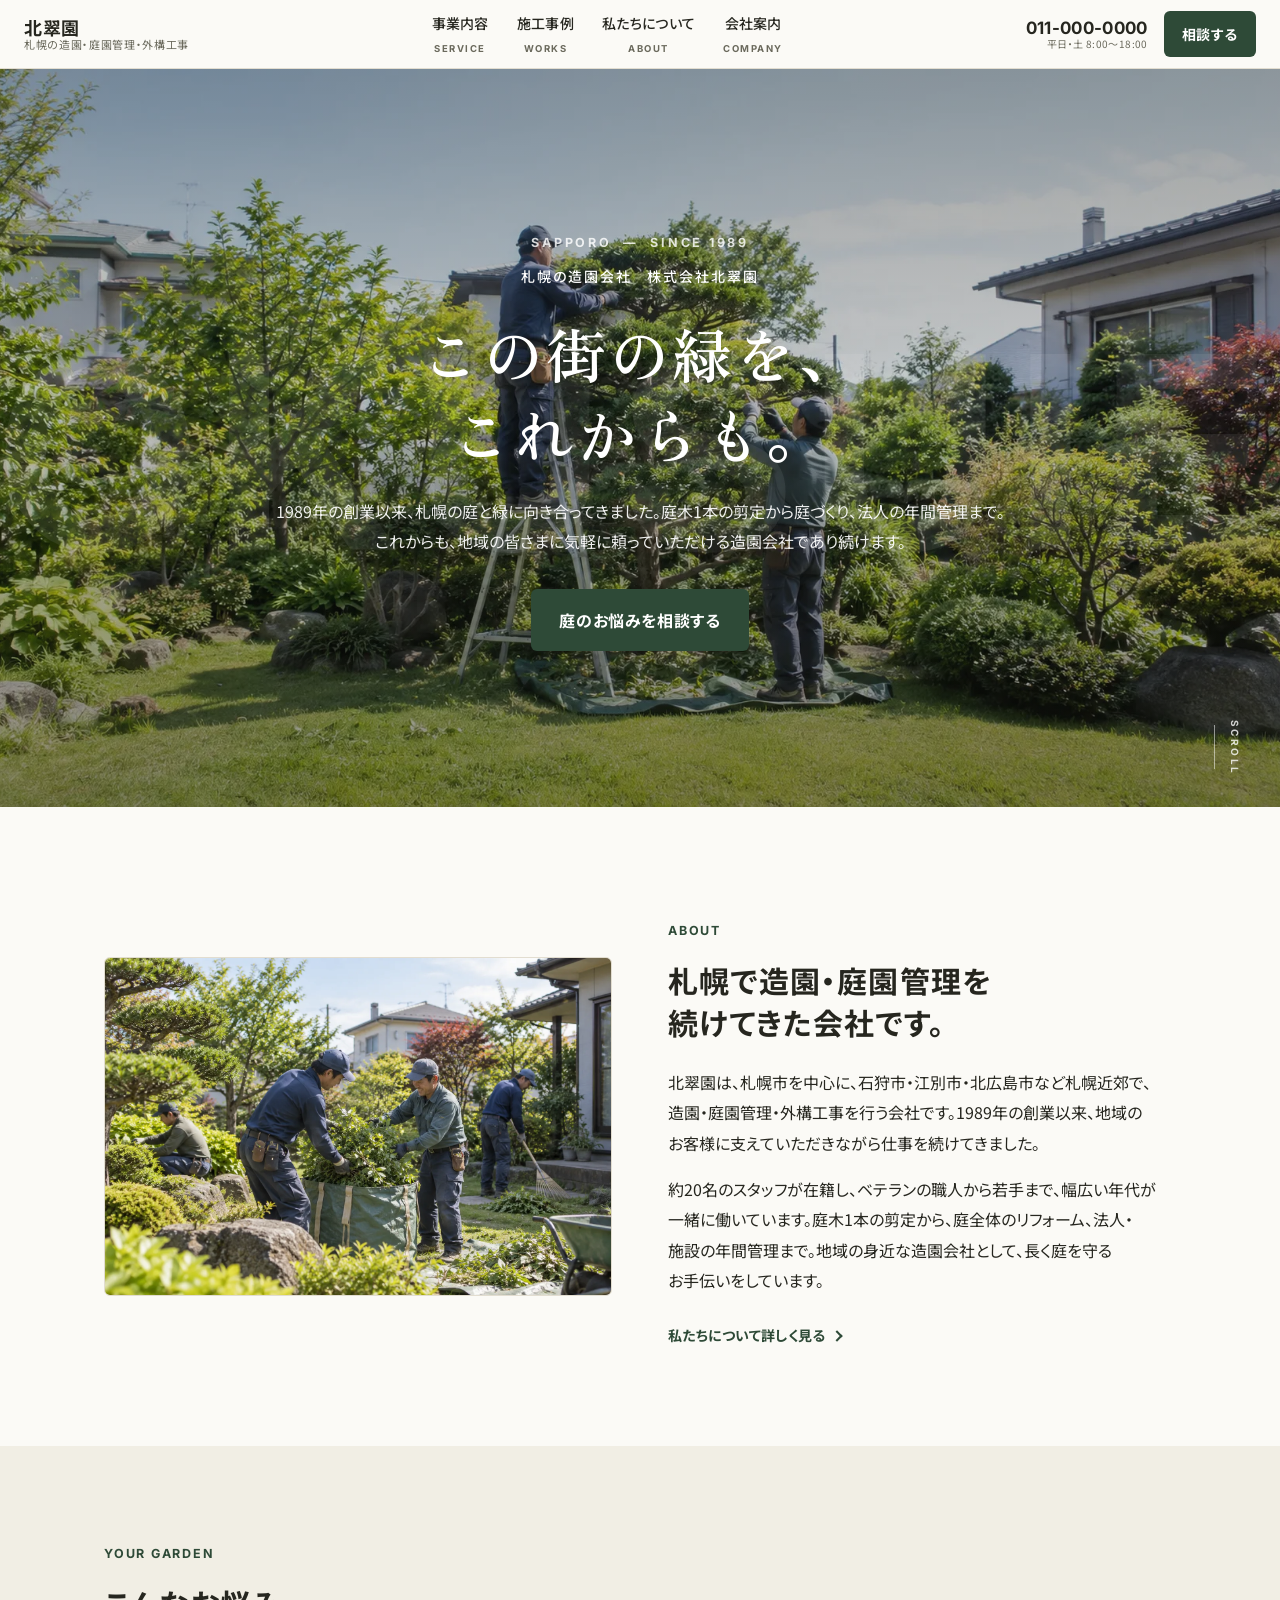
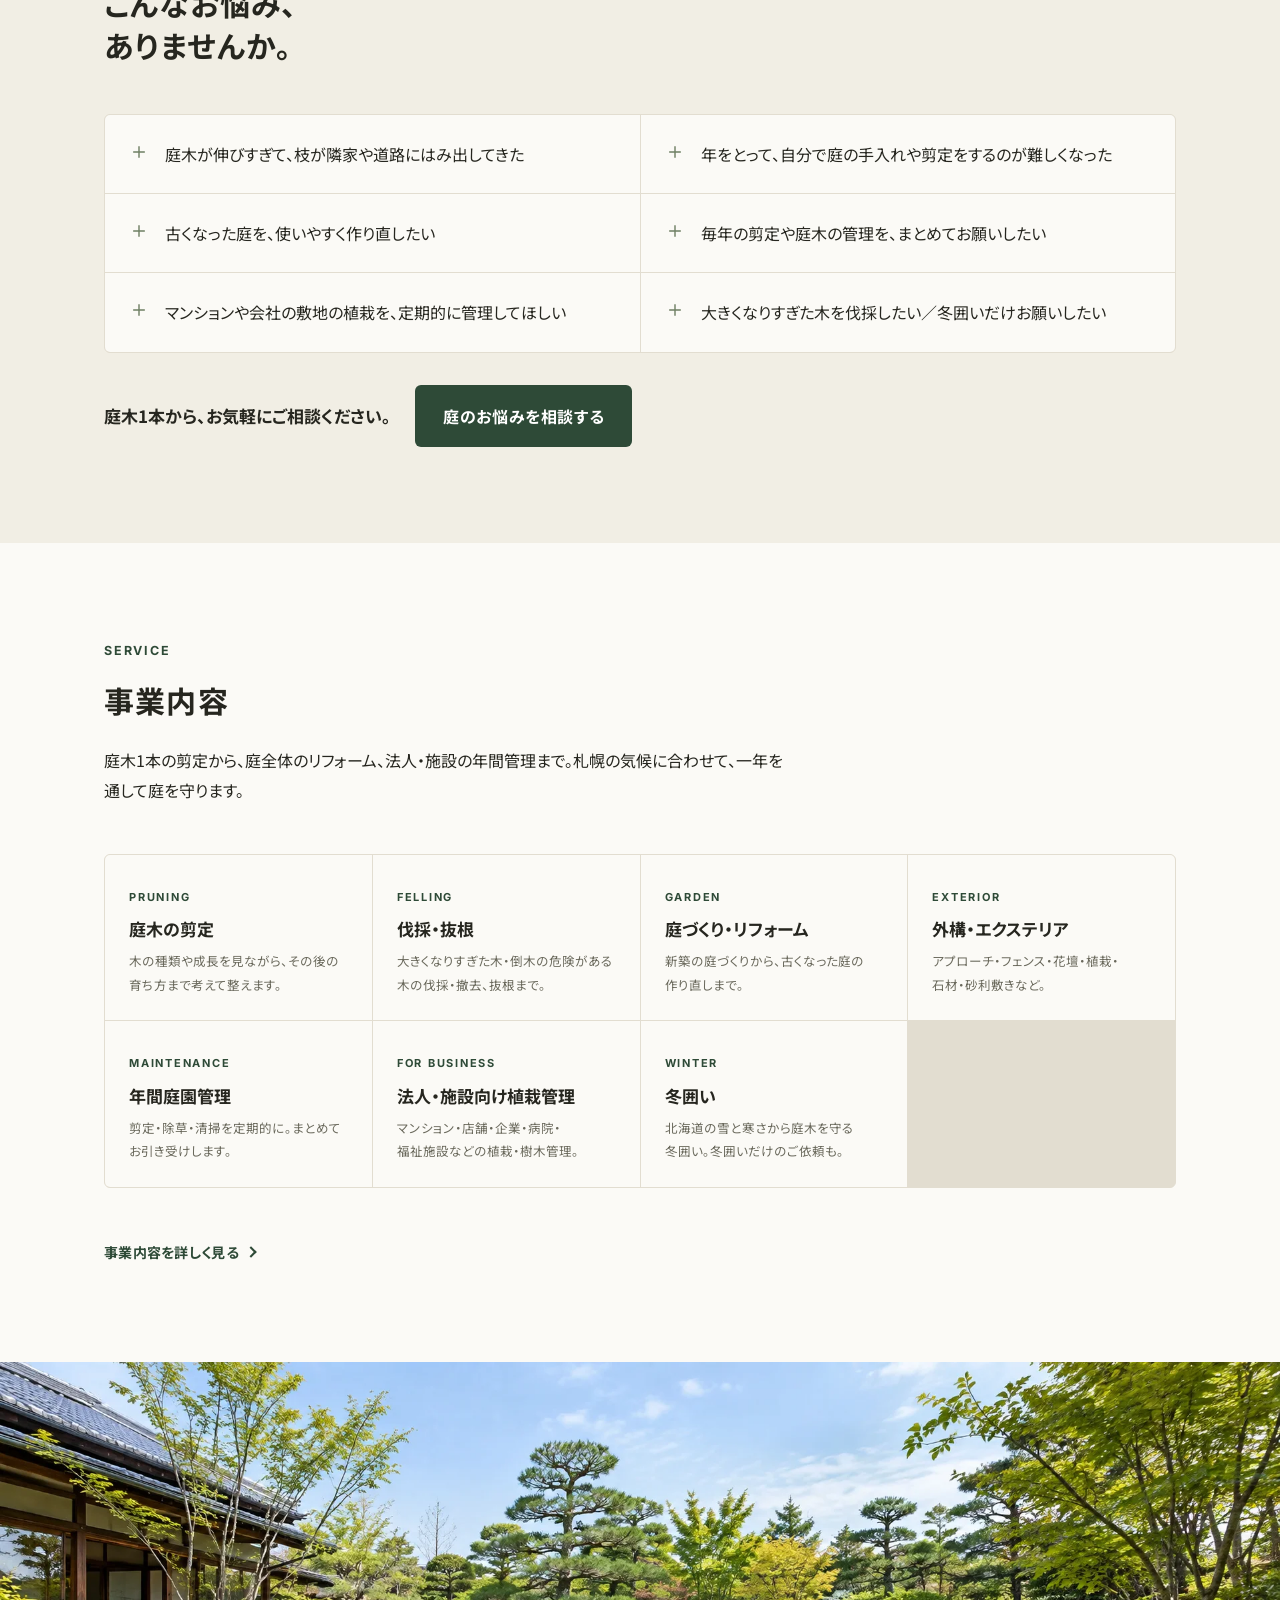
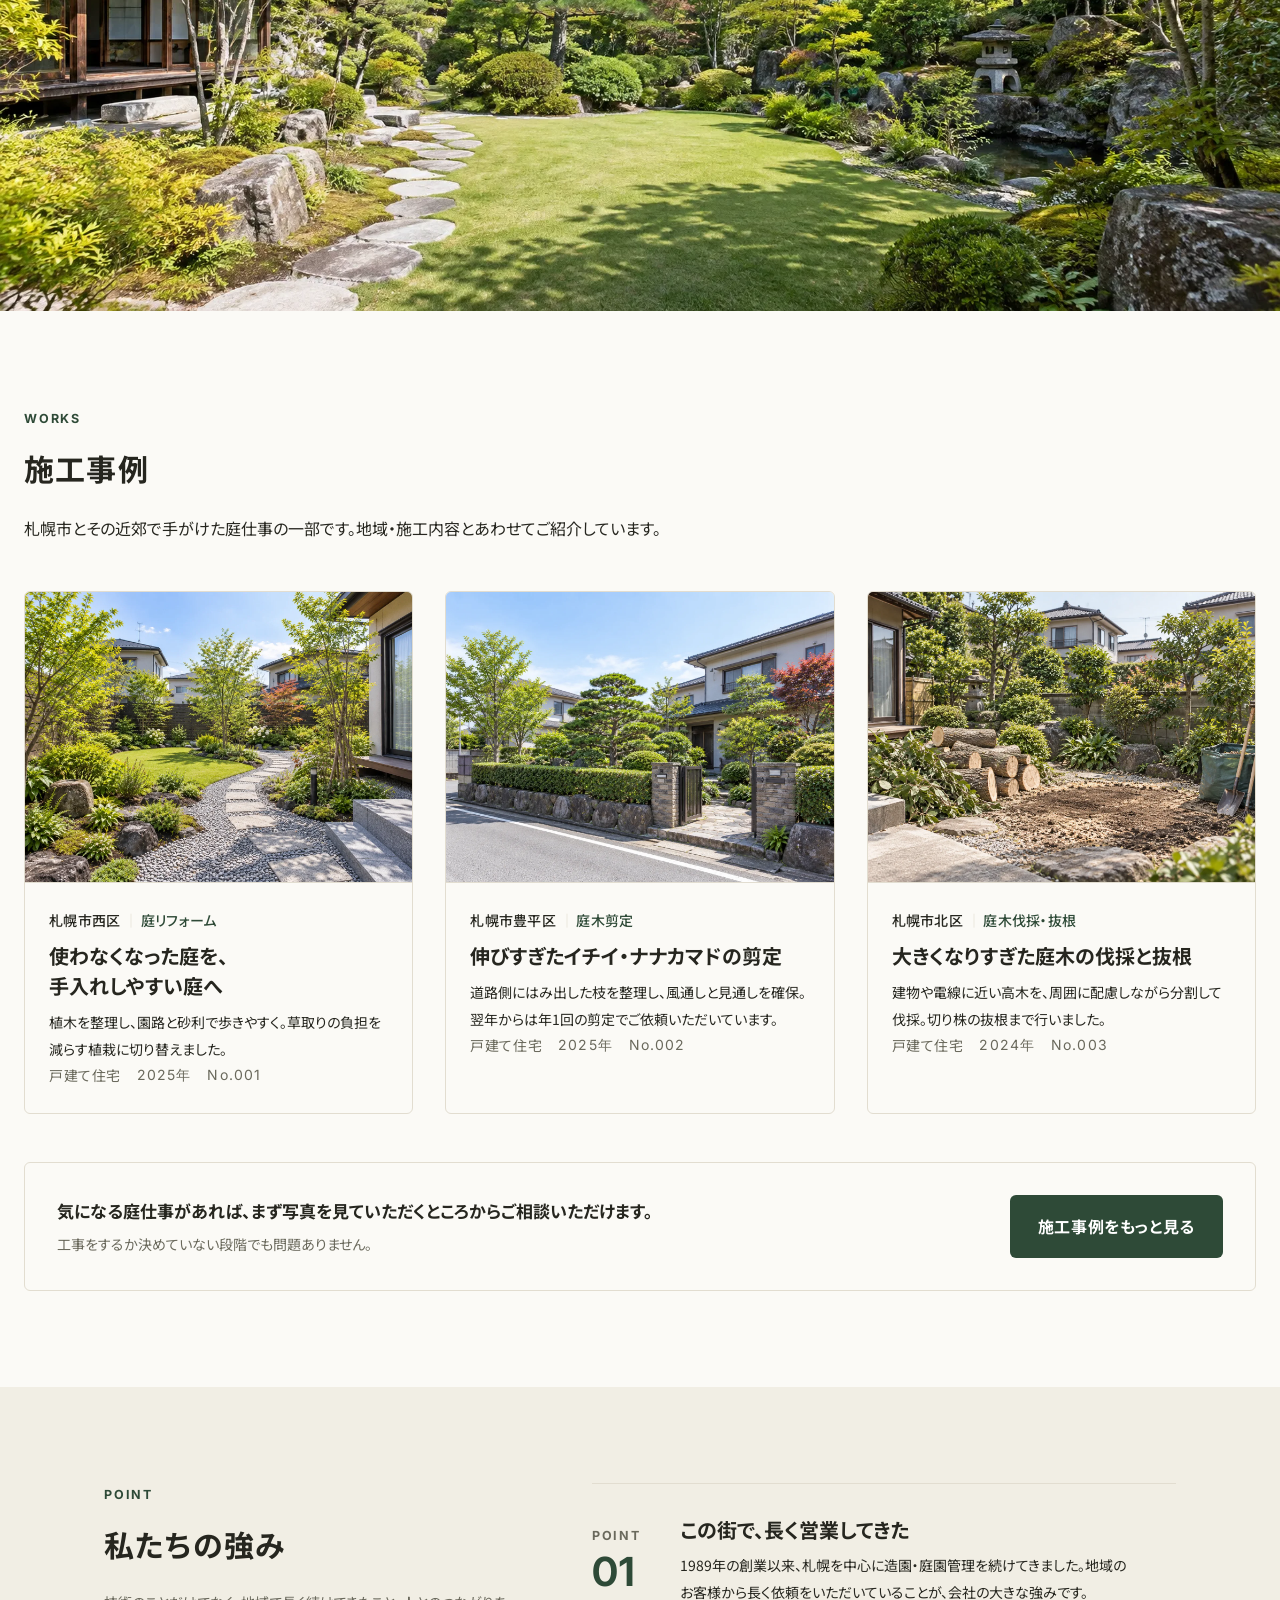
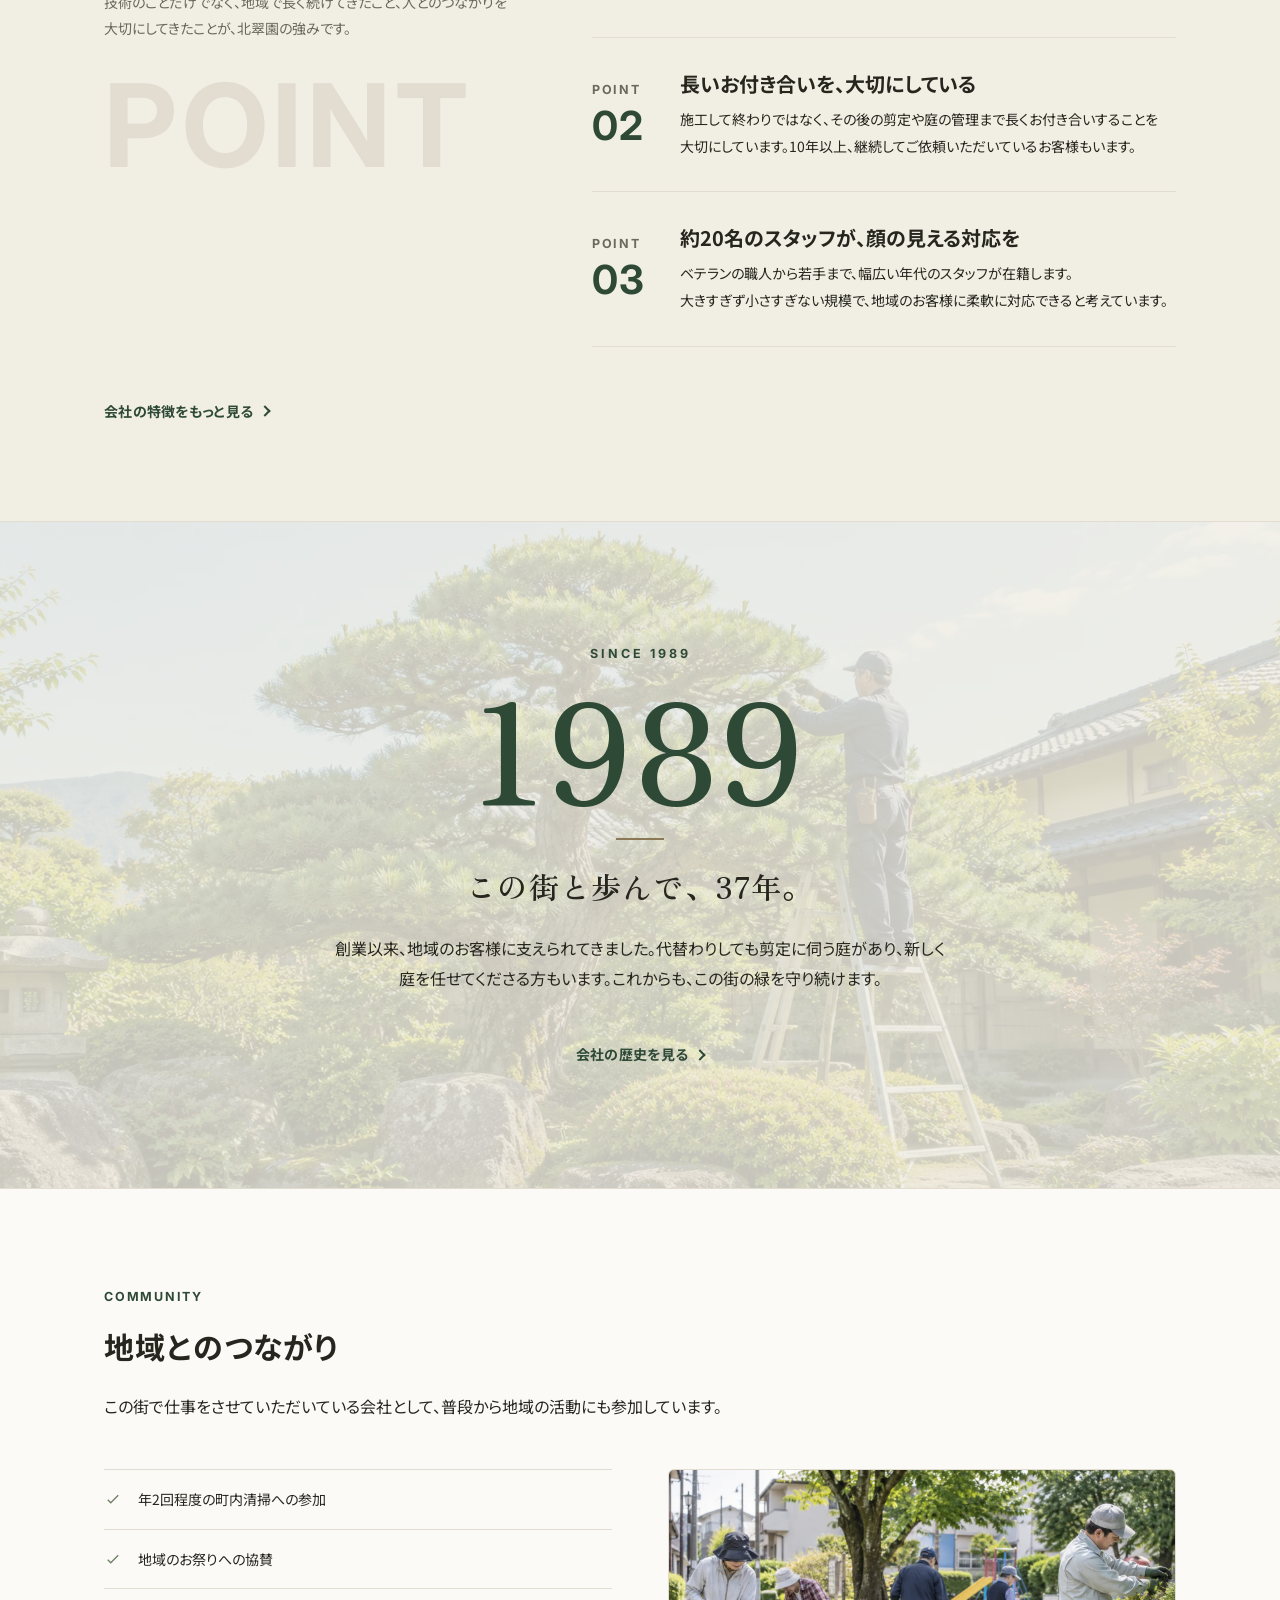
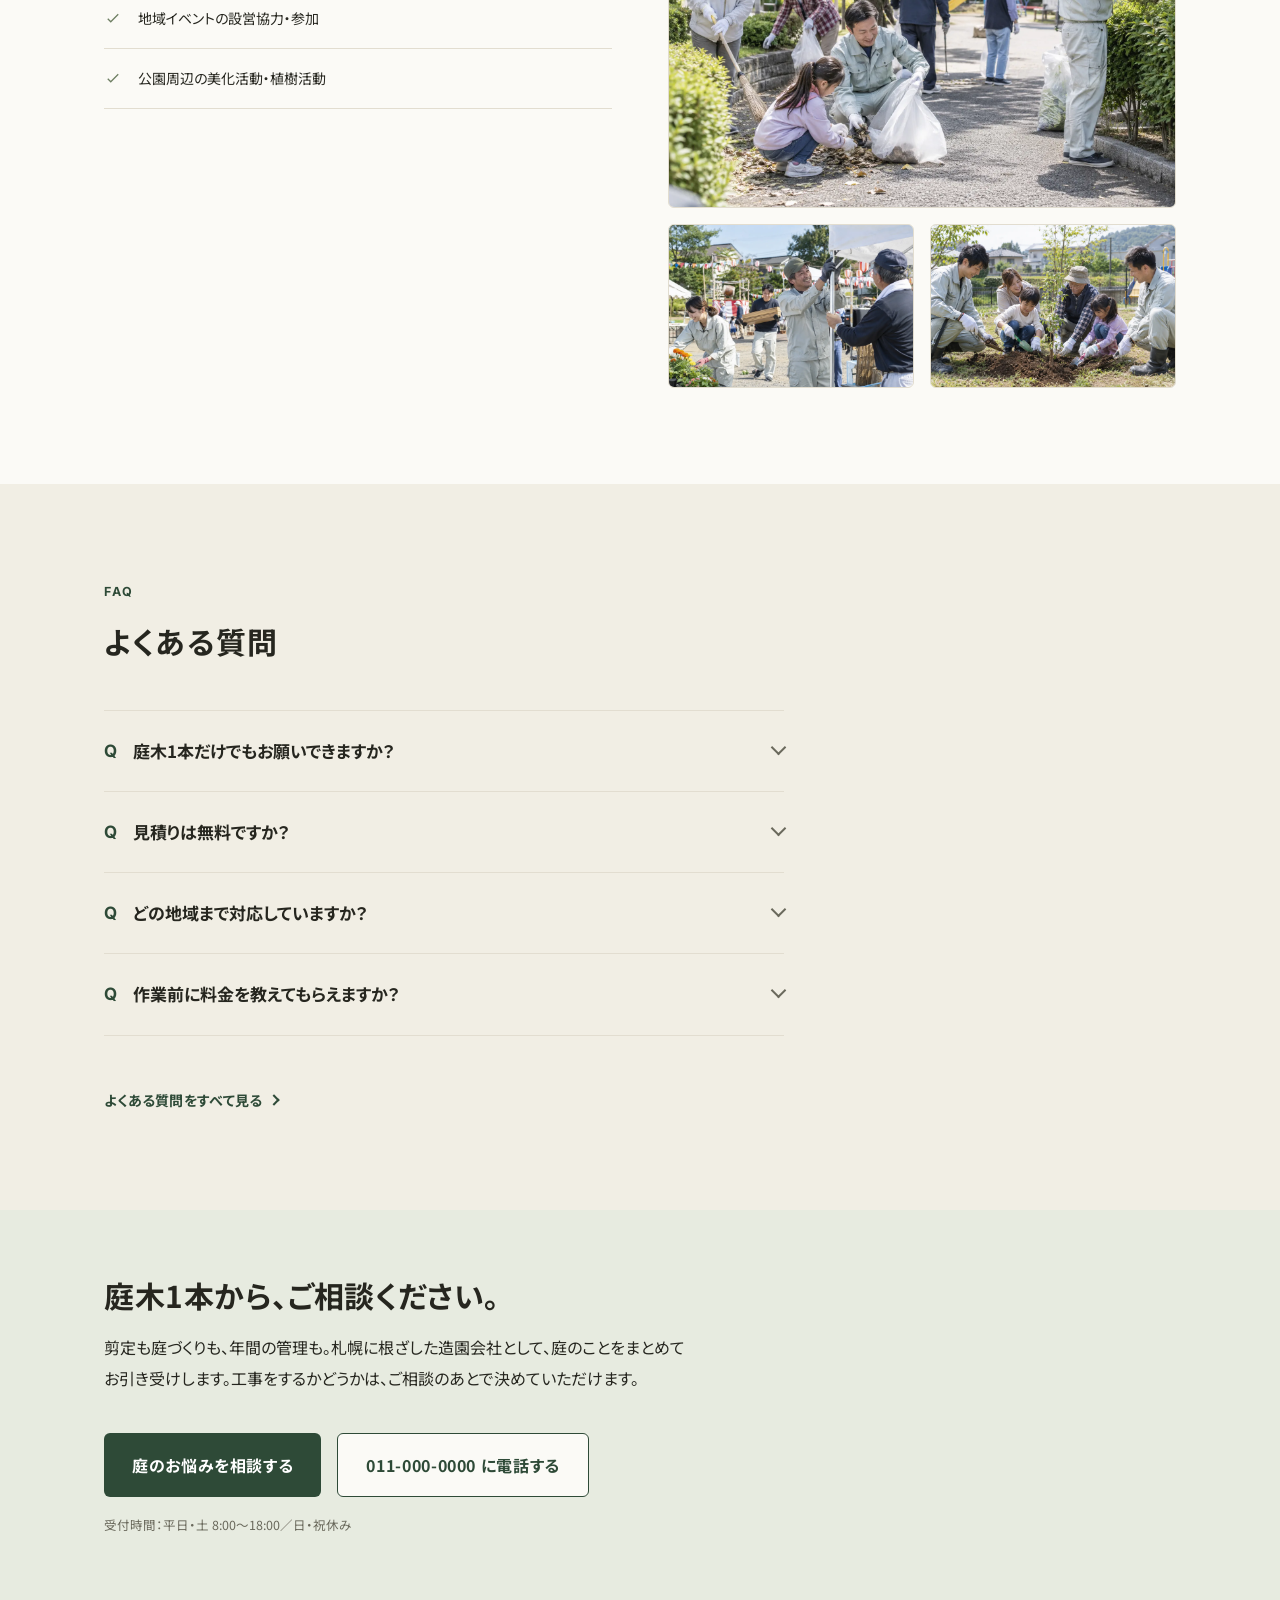
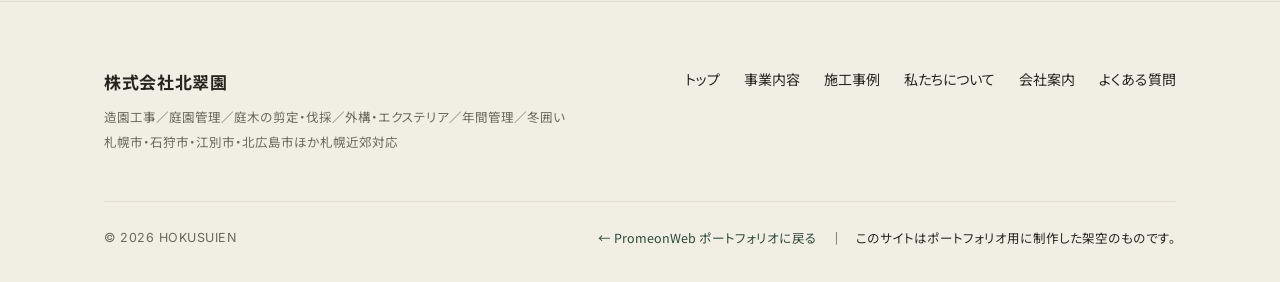
<file: samples/02-hokusuien/index.html>
<!DOCTYPE html>
<html lang="ja">
<head>
<meta charset="utf-8">
<meta name="viewport" content="width=device-width, initial-scale=1">
<title>株式会社北翠園｜札幌の造園会社｜庭木の剪定・伐採・庭づくり・植栽管理・冬囲い</title>
<meta name="description" content="株式会社北翠園は、札幌市を中心に石狩市・江別市・北広島市など札幌近郊で造園・庭園管理・外構工事を行う会社です。創業1989年。庭木の剪定・伐採、庭づくり・リフォーム、年間庭園管理、法人・施設の植栽管理、冬囲いまで。庭木1本のご相談から承ります。">
<meta name="robots" content="noindex">
<link rel="canonical" href="index.html">
<meta property="og:type" content="website">
<meta property="og:title" content="株式会社北翠園｜札幌の造園・庭園管理">
<meta property="og:description" content="創業1989年。札幌の地域に根ざした造園会社です。庭づくりから剪定、年間管理まで。庭木1本のご相談から承ります。">

<link rel="preconnect" href="https://fonts.googleapis.com">
<link rel="preconnect" href="https://fonts.gstatic.com" crossorigin>
<link rel="stylesheet" href="https://fonts.googleapis.com/css2?family=Inter:wght@400;500;700&family=Noto+Sans+JP:wght@400;500;700&family=Zen+Old+Mincho:wght@500;600;700&display=swap">
<link rel="stylesheet" href="assets/style.css">
</head>
<body>

<a class="skip-link" href="#main">本文へスキップ</a>

<!-- ============ HEADER（全ページ共通） ============ -->
<header class="site-header" id="top">
  <div class="site-header__inner">
    <a href="index.html" class="brand" aria-label="株式会社北翠園 トップへ">
      <b>北翠園</b>
      <span>札幌の造園・庭園管理・外構工事</span>
    </a>

    <nav class="nav" id="nav" aria-label="サイト内ナビゲーション">
      <a href="service.html">事業内容<small>Service</small></a>
      <a href="works.html">施工事例<small>Works</small></a>
      <a href="about.html">私たちについて<small>About</small></a>
      <a href="company.html">会社案内<small>Company</small></a>
      <span class="nav__cta"><a class="btn primary" href="company.html#contact">庭のお悩みを相談する</a></span>
    </nav>

    <div class="header-cta">
      <a class="header-tel" href="tel:0110000000" aria-label="電話でのお問い合わせ 011-000-0000">
        <b>011-000-0000</b>
        <span>平日・土 8:00〜18:00</span>
      </a>
      <a class="btn primary" href="company.html#contact">相談する</a>
    </div>

    <button type="button" class="nav-toggle" aria-label="メニューを開く" aria-expanded="false" aria-controls="nav">
      <i></i><i></i><i></i>
    </button>
  </div>
</header>

<main id="main">

  <!-- ============ 01. FIRST VIEW / HERO（DESIGN.md §1 パターンB：全面写真型）
       全幅写真の上に中央寄せでテキスト。薄い暗色グラデーションのみ・白カード禁止。
       森造園 / AUREA / 高重造園 の FV に倣う。 ============ -->
  <section class="hero" aria-label="株式会社北翠園">
    <div class="hero__media" aria-hidden="true">
      <div class="media bare">
        <picture>
          <source media="(max-width: 767px)" srcset="assets/img/hero/hero-sp.webp" width="1122" height="1402">
          <img src="assets/img/hero/hero.webp" width="1672" height="941" alt="" decoding="async" fetchpriority="high">
        </picture>
      </div>
    </div>
    <div class="hero__scrim" aria-hidden="true"></div>
    <p class="hero__watermark" aria-hidden="true">HOKUSUIEN</p>

    <div class="hero__text">
      <p class="hero__brand hero__seq">
        SAPPORO &nbsp;—&nbsp; SINCE 1989
        <b>札幌の造園会社　株式会社北翠園</b>
      </p>
      <h1 class="hero__seq">この街の緑を、<br>これからも。</h1>
      <p class="hero__sub hero__seq">
        1989年の創業以来、札幌の庭と緑に向き合ってきました。庭木1本の剪定から庭づくり、法人の年間管理まで。これからも、地域の皆さまに気軽に頼っていただける造園会社であり続けます。
      </p>
      <div class="cta-row hero__seq">
        <a class="btn primary" href="company.html#contact">庭のお悩みを相談する</a>
      </div>
    </div>

    <span class="hero__scroll" aria-hidden="true">SCROLL</span>
  </section>

  <!-- ============ 02. 会社紹介（2カラム） ============ -->
  <section class="section" id="intro" aria-labelledby="intro-h">
    <div class="container">
      <div class="two-col">
        <div class="col-media" data-animate>
          <div class="media r-3x2">
            <img src="assets/img/about/intro-home.webp" width="1536" height="1024" alt="複数のスタッフで庭仕事をする様子" loading="lazy" decoding="async">
          </div>
        </div>
        <div class="col-text" data-animate data-delay="1">
          <p class="eyebrow">About</p>
          <h2 id="intro-h">札幌で造園・庭園管理を<br>続けてきた会社です。</h2>
          <div class="prose" style="margin-top: var(--space-24)">
            <p>北翠園は、札幌市を中心に、石狩市・江別市・北広島市など札幌近郊で、造園・庭園管理・外構工事を行う会社です。1989年の創業以来、地域のお客様に支えていただきながら仕事を続けてきました。</p>
            <p>約20名のスタッフが在籍し、ベテランの職人から若手まで、幅広い年代が一緒に働いています。庭木1本の剪定から、庭全体のリフォーム、法人・施設の年間管理まで。地域の身近な造園会社として、長く庭を守るお手伝いをしています。</p>
          </div>
          <div class="section-foot" style="margin-top: var(--space-24)">
            <a class="arrow-link" href="about.html">私たちについて詳しく見る</a>
          </div>
        </div>
      </div>
    </div>
  </section>

  <!-- ============ 03. こんなお悩みありませんか（参考: 道央緑化） ============ -->
  <section class="section bg-surface" id="problems" aria-labelledby="problems-h">
    <div class="container">
      <div class="section-head" data-animate>
        <p class="eyebrow">Your Garden</p>
        <h2 id="problems-h">こんなお悩み、<br>ありませんか。</h2>
      </div>

      <ul class="problem-list" data-animate>
        <li>
          <svg viewBox="0 0 24 24" stroke-width="1.7"><path d="M5 12h14M12 5v14"/></svg>
          <span>庭木が伸びすぎて、枝が隣家や道路にはみ出してきた</span>
        </li>
        <li>
          <svg viewBox="0 0 24 24" stroke-width="1.7"><path d="M5 12h14M12 5v14"/></svg>
          <span>年をとって、自分で庭の手入れや剪定をするのが難しくなった</span>
        </li>
        <li>
          <svg viewBox="0 0 24 24" stroke-width="1.7"><path d="M5 12h14M12 5v14"/></svg>
          <span>古くなった庭を、使いやすく作り直したい</span>
        </li>
        <li>
          <svg viewBox="0 0 24 24" stroke-width="1.7"><path d="M5 12h14M12 5v14"/></svg>
          <span>毎年の剪定や庭木の管理を、まとめてお願いしたい</span>
        </li>
        <li>
          <svg viewBox="0 0 24 24" stroke-width="1.7"><path d="M5 12h14M12 5v14"/></svg>
          <span>マンションや会社の敷地の植栽を、定期的に管理してほしい</span>
        </li>
        <li>
          <svg viewBox="0 0 24 24" stroke-width="1.7"><path d="M5 12h14M12 5v14"/></svg>
          <span>大きくなりすぎた木を伐採したい／冬囲いだけお願いしたい</span>
        </li>
      </ul>

      <div class="problems-close" data-animate>
        <p>庭木1本から、お気軽にご相談ください。</p>
        <a class="btn primary" href="company.html#contact">庭のお悩みを相談する</a>
      </div>
    </div>
  </section>

  <!-- ============ 04. 事業内容 / SERVICE（3カラム — このページで1回） ============ -->
  <section class="section" id="service" aria-labelledby="service-h">
    <div class="container">
      <div class="section-head" data-animate>
        <p class="eyebrow">Service</p>
        <h2 id="service-h">事業内容</h2>
        <p class="lead">庭木1本の剪定から、庭全体のリフォーム、法人・施設の年間管理まで。札幌の気候に合わせて、一年を通して庭を守ります。</p>
      </div>

      <ul class="svc-list" data-animate>
        <li><a href="service.html#pruning"><span class="en">Pruning</span><h3>庭木の剪定</h3><p>木の種類や成長を見ながら、その後の育ち方まで考えて整えます。</p></a></li>
        <li><a href="service.html#felling"><span class="en">Felling</span><h3>伐採・抜根</h3><p>大きくなりすぎた木・倒木の危険がある木の伐採・撤去、抜根まで。</p></a></li>
        <li><a href="service.html#garden"><span class="en">Garden</span><h3>庭づくり・リフォーム</h3><p>新築の庭づくりから、古くなった庭の作り直しまで。</p></a></li>
        <li><a href="service.html#exterior"><span class="en">Exterior</span><h3>外構・エクステリア</h3><p>アプローチ・フェンス・花壇・植栽・石材・砂利敷きなど。</p></a></li>
        <li><a href="service.html#annual"><span class="en">Maintenance</span><h3>年間庭園管理</h3><p>剪定・除草・清掃を定期的に。まとめてお引き受けします。</p></a></li>
        <li><a href="service.html#business"><span class="en">For Business</span><h3>法人・施設向け植栽管理</h3><p>マンション・店舗・企業・病院・福祉施設などの植栽・樹木管理。</p></a></li>
        <li><a href="service.html#winter"><span class="en">Winter</span><h3>冬囲い</h3><p>北海道の雪と寒さから庭木を守る冬囲い。冬囲いだけのご依頼も。</p></a></li>
      </ul>

      <div class="section-foot" data-animate>
        <a class="arrow-link" href="service.html">事業内容を詳しく見る</a>
      </div>
    </div>
  </section>

  <!-- ============ 05. 全幅写真バンド ============ -->
  <section class="photo-band" aria-hidden="true">
    <div class="media r-21x9 bare">
      <img src="assets/img/band/band-home.webp" width="1916" height="821" alt="" loading="lazy" decoding="async">
    </div>
  </section>

  <!-- ============ 06. 施工事例 / WORKS（抜粋） ============ -->
  <section class="section" id="works" aria-labelledby="works-h">
    <div class="container wide">
      <div class="section-head" data-animate>
        <p class="eyebrow">Works</p>
        <h2 id="works-h">施工事例</h2>
        <p class="lead">札幌市とその近郊で手がけた庭仕事の一部です。地域・施工内容とあわせてご紹介しています。</p>
      </div>

      <div class="works-grid">
        <article class="work" data-animate>
          <div class="media r-4x3"><img src="assets/img/works/works-001.webp" width="1448" height="1086" alt="札幌市西区の戸建て住宅で行った庭リフォームの施工後" loading="lazy" decoding="async"></div>
          <div class="work__body">
            <p class="work__loc">札幌市西区<span>庭リフォーム</span></p>
            <h3>使わなくなった庭を、手入れしやすい庭へ</h3>
            <p>植木を整理し、園路と砂利で歩きやすく。草取りの負担を減らす植栽に切り替えました。</p>
            <p class="work__tags">戸建て住宅<span class="num">2025年</span><span class="num">No.001</span></p>
          </div>
        </article>
        <article class="work" data-animate data-delay="1">
          <div class="media r-4x3"><img src="assets/img/works/works-002.webp" width="1448" height="1086" alt="札幌市豊平区の戸建て住宅で行った庭木剪定の施工後" loading="lazy" decoding="async"></div>
          <div class="work__body">
            <p class="work__loc">札幌市豊平区<span>庭木剪定</span></p>
            <h3>伸びすぎたイチイ・ナナカマドの剪定</h3>
            <p>道路側にはみ出した枝を整理し、風通しと見通しを確保。翌年からは年1回の剪定でご依頼いただいています。</p>
            <p class="work__tags">戸建て住宅<span class="num">2025年</span><span class="num">No.002</span></p>
          </div>
        </article>
        <article class="work" data-animate data-delay="2">
          <div class="media r-4x3"><img src="assets/img/works/works-003.webp" width="1448" height="1086" alt="札幌市北区の戸建て住宅で行った庭木の伐採・抜根の様子" loading="lazy" decoding="async"></div>
          <div class="work__body">
            <p class="work__loc">札幌市北区<span>庭木伐採・抜根</span></p>
            <h3>大きくなりすぎた庭木の伐採と抜根</h3>
            <p>建物や電線に近い高木を、周囲に配慮しながら分割して伐採。切り株の抜根まで行いました。</p>
            <p class="work__tags">戸建て住宅<span class="num">2024年</span><span class="num">No.003</span></p>
          </div>
        </article>
      </div>

      <div class="cta-inline" data-animate>
        <div>
          <p>気になる庭仕事があれば、まず写真を見ていただくところからご相談いただけます。</p>
          <p class="sub">工事をするか決めていない段階でも問題ありません。</p>
        </div>
        <a class="btn primary" href="works.html">施工事例をもっと見る</a>
      </div>
    </div>
  </section>

  <!-- ============ 07. 私たちの強み / POINT（森造園の POINT 01-03 に倣う縦積み。カードにしない） ============ -->
  <section class="section bg-surface" id="strength" aria-labelledby="strength-h">
    <div class="container">
      <div class="point-stack">
        <div class="point-stack__aside" data-animate>
          <p class="eyebrow">Point</p>
          <h2 id="strength-h">私たちの強み</h2>
          <p class="lead">技術のことだけでなく、地域で長く続けてきたこと、人とのつながりを大切にしてきたことが、北翠園の強みです。</p>
          <p class="point-stack__wm" aria-hidden="true">POINT</p>
        </div>

        <ol data-animate data-delay="1">
          <li>
            <p class="num">Point <b>01</b></p>
            <div>
              <h3>この街で、長く営業してきた</h3>
              <p>1989年の創業以来、札幌を中心に造園・庭園管理を続けてきました。地域のお客様から長く依頼をいただいていることが、会社の大きな強みです。</p>
            </div>
          </li>
          <li>
            <p class="num">Point <b>02</b></p>
            <div>
              <h3>長いお付き合いを、大切にしている</h3>
              <p>施工して終わりではなく、その後の剪定や庭の管理まで長くお付き合いすることを大切にしています。10年以上、継続してご依頼いただいているお客様もいます。</p>
            </div>
          </li>
          <li>
            <p class="num">Point <b>03</b></p>
            <div>
              <h3>約20名のスタッフが、顔の見える対応を</h3>
              <p>ベテランの職人から若手まで、幅広い年代のスタッフが在籍します。大きすぎず小さすぎない規模で、地域のお客様に柔軟に対応できると考えています。</p>
            </div>
          </li>
        </ol>
      </div>

      <div class="section-foot" data-animate>
        <a class="arrow-link" href="about.html#strength">会社の特徴をもっと見る</a>
      </div>
    </div>
  </section>

  <!-- ============ 08. SINCE 1989（歴史 — 中央揃え・動き最小 / 参考: 高重造園） ============ -->
  <section class="section section-lg history" id="history" aria-labelledby="history-h">
    <div class="history__bg" aria-hidden="true">
      <div class="media bare"><img src="assets/img/history/history-bg.webp" width="1916" height="821" alt="" loading="lazy" decoding="async"></div>
    </div>
    <div class="history__inner">
      <p class="history__since" data-animate>SINCE 1989</p>
      <p class="history__num" data-animate>1989</p>
      <div class="history__rule" data-animate aria-hidden="true"></div>
      <h2 id="history-h" class="history__lead" data-animate>この街と歩んで、37年。</h2>
      <p class="history__body" data-animate>
        創業以来、地域のお客様に支えられてきました。代替わりしても剪定に伺う庭があり、新しく庭を任せてくださる方もいます。これからも、この街の緑を守り続けます。
      </p>
      <div class="section-foot" data-animate>
        <a class="arrow-link" href="about.html">会社の歴史を見る</a>
      </div>
    </div>
  </section>

  <!-- ============ 09. 地域とのつながり / COMMUNITY ============ -->
  <section class="section" id="community" aria-labelledby="community-h">
    <div class="container">
      <div class="section-head" data-animate>
        <p class="eyebrow">Community</p>
        <h2 id="community-h">地域とのつながり</h2>
        <p class="lead">この街で仕事をさせていただいている会社として、普段から地域の活動にも参加しています。</p>
      </div>

      <div class="community-grid">
        <ul class="community-list" data-animate>
          <li><svg viewBox="0 0 24 24" stroke-width="1.7"><path d="M5 13l4 4L19 7"/></svg>年2回程度の町内清掃への参加</li>
          <li><svg viewBox="0 0 24 24" stroke-width="1.7"><path d="M5 13l4 4L19 7"/></svg>地域のお祭りへの協賛</li>
          <li><svg viewBox="0 0 24 24" stroke-width="1.7"><path d="M5 13l4 4L19 7"/></svg>地域イベントの設営協力・参加</li>
          <li><svg viewBox="0 0 24 24" stroke-width="1.7"><path d="M5 13l4 4L19 7"/></svg>公園周辺の美化活動・植樹活動</li>
        </ul>
        <div class="community-photos">
          <div class="media r-3x2" data-animate><img src="assets/img/community/community-01-cleanup.webp" width="1536" height="1024" alt="町内清掃に参加する様子" loading="lazy" decoding="async"></div>
          <div class="media r-3x2" data-animate data-delay="1"><img src="assets/img/community/community-02-festival.webp" width="1536" height="1024" alt="地域のお祭り・イベントの様子" loading="lazy" decoding="async"></div>
          <div class="media r-3x2" data-animate data-delay="2"><img src="assets/img/community/community-03-planting.webp" width="1536" height="1024" alt="植樹活動の様子" loading="lazy" decoding="async"></div>
        </div>
      </div>
    </div>
  </section>

  <!-- ============ 10. よくある質問 / FAQ（抜粋） ============ -->
  <section class="section bg-surface" id="faq" aria-labelledby="faq-h">
    <div class="container">
      <div class="section-head" data-animate>
        <p class="eyebrow">FAQ</p>
        <h2 id="faq-h">よくある質問</h2>
      </div>

      <div class="faq" data-animate>
        <details>
          <summary>庭木1本だけでもお願いできますか？</summary>
          <div class="faq__a">はい。庭木1本の剪定や、枝が1本はみ出しているといったご相談から承っています。「これくらいで頼んでいいのかな」という内容でも遠慮なくご相談ください。</div>
        </details>
        <details>
          <summary>見積りは無料ですか？</summary>
          <div class="faq__a">はい。現地を確認したうえでのお見積りは無料です。写真をお送りいただければ、おおよその費用感を先にお伝えすることもできます。ご相談後にお断りいただいても問題ありません。</div>
        </details>
        <details>
          <summary>どの地域まで対応していますか？</summary>
          <div class="faq__a">札幌市内を中心に、石狩市・江別市・北広島市など札幌近郊に対応しています。エリア外でも内容によってはお受けできる場合がありますので、まずは場所と内容をお知らせください。</div>
        </details>
        <details>
          <summary>作業前に料金を教えてもらえますか？</summary>
          <div class="faq__a">はい。現地確認のうえ、作業内容とお見積りをご提示してからのご契約となります。ご確認いただかないまま作業を進めることはありません。</div>
        </details>
      </div>

      <div class="section-foot" data-animate>
        <a class="arrow-link" href="company.html#faq">よくある質問をすべて見る</a>
      </div>
    </div>
  </section>

  <!-- ============ 11. CTA帯（フッター直前 / 全ページ共通パターン） ============ -->
  <section class="section band bg-accent cta-band" aria-labelledby="cta-h">
    <div class="container">
      <h2 id="cta-h" data-animate>庭木1本から、ご相談ください。</h2>
      <p data-animate>剪定も庭づくりも、年間の管理も。札幌に根ざした造園会社として、庭のことをまとめてお引き受けします。工事をするかどうかは、ご相談のあとで決めていただけます。</p>
      <div class="cta-row" data-animate>
        <a class="btn primary" href="company.html#contact">庭のお悩みを相談する</a>
        <a class="btn secondary" href="tel:0110000000">011-000-0000 に電話する</a>
      </div>
      <p class="fine" data-animate>受付時間：平日・土 8:00〜18:00／日・祝休み</p>
    </div>
  </section>

</main>

<!-- ============ FOOTER（全ページ共通） ============ -->
<footer class="site-footer">
  <div class="container">
    <div class="footer-top">
      <div class="footer-brand">
        <b>株式会社北翠園</b>
        <p>造園工事／庭園管理／庭木の剪定・伐採／外構・エクステリア／年間管理／冬囲い</p>
        <p>札幌市・石狩市・江別市・北広島市ほか札幌近郊対応</p>
      </div>
      <nav class="footer-nav" aria-label="フッターナビゲーション">
        <a href="index.html">トップ</a>
        <a href="service.html">事業内容</a>
        <a href="works.html">施工事例</a>
        <a href="about.html">私たちについて</a>
        <a href="company.html">会社案内</a>
        <a href="company.html#faq">よくある質問</a>
      </nav>
    </div>
    <div class="footer-bottom">
      <p>&copy; 2026 HOKUSUIEN</p>
      <span class="footer-portfolio"><a href="../../index.html#works">← PromeonWeb ポートフォリオに戻る</a>　｜　このサイトはポートフォリオ用に制作した架空のものです。</span>
    </div>
  </div>
</footer>

<!-- ============ mobile fixed CTA bar（全ページ共通） ============ -->
<nav class="cta-bar" aria-label="お問い合わせ">
  <a href="tel:0110000000"><svg viewBox="0 0 24 24" stroke-width="1.7"><path d="M6 3l3 5-2 2a12 12 0 0 0 5 5l2-2 5 3v3a2 2 0 0 1-2 2A17 17 0 0 1 4 5a2 2 0 0 1 2-2z"/></svg>電話</a>
  <a href="#" class="is-line"><svg viewBox="0 0 24 24" stroke-width="1.7"><path d="M4 4h16v13H7l-3 3z"/></svg>LINE</a>
  <a href="company.html#contact"><svg viewBox="0 0 24 24" stroke-width="1.7"><path d="M4 5h16v14H4z"/><path d="M4 7l8 6 8-6"/></svg>フォーム</a>
</nav>

<script src="assets/app.js"></script>
</body>
</html>
</file>
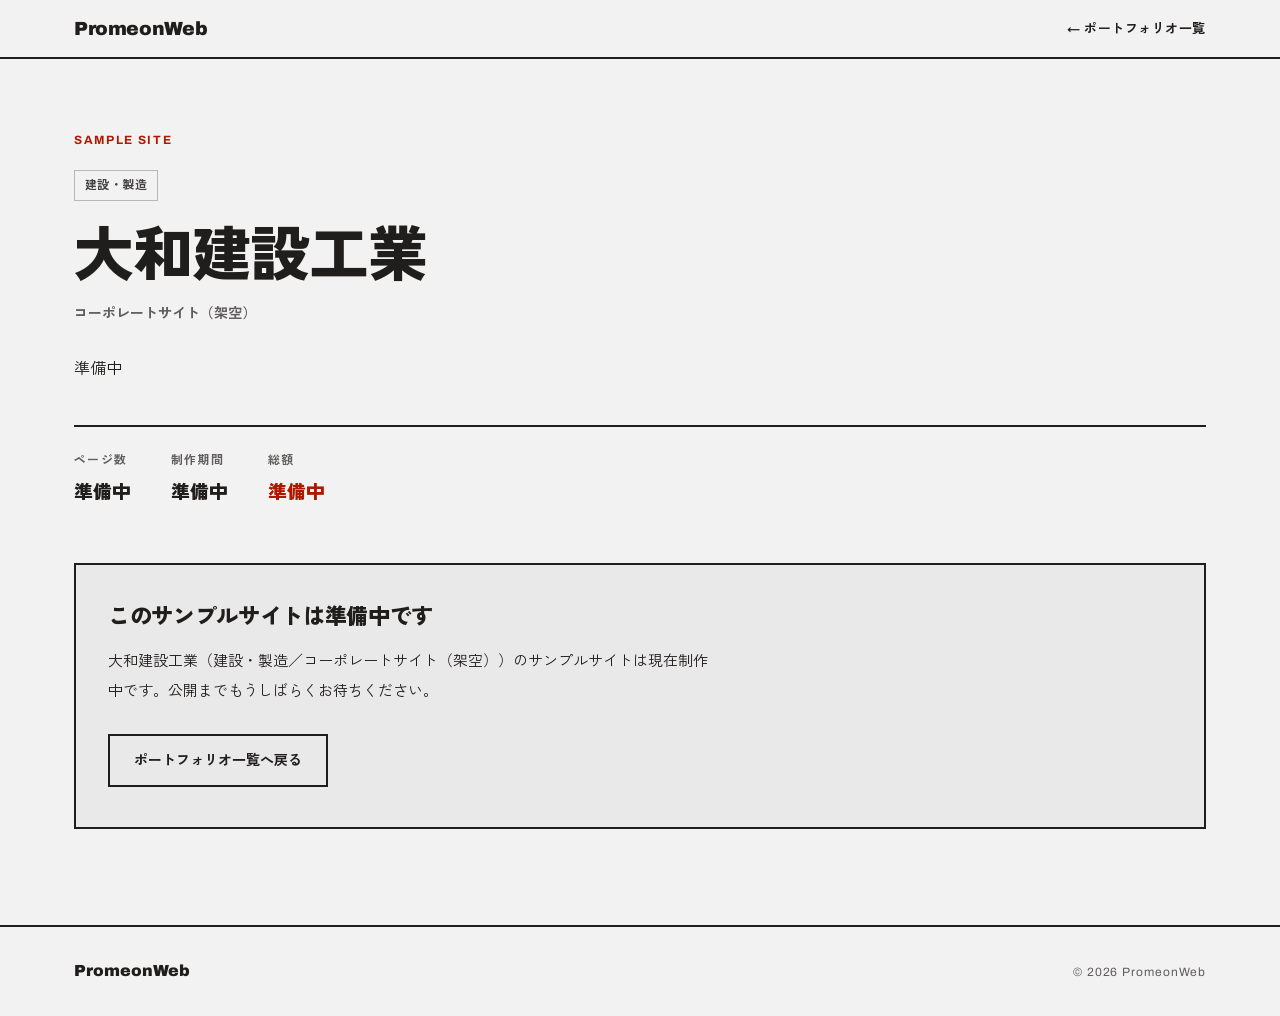
<file: samples/03-yamato-kensetsu/index.html>
<!DOCTYPE html>
<html lang="ja">
<head>
<meta charset="utf-8">
<meta name="viewport" content="width=device-width, initial-scale=1">
<title>大和建設工業 — サンプルサイト｜PromeonWeb</title>
<meta name="description" content="大和建設工業（建設・製造 / コーポレートサイト（架空））のサンプルサイト。PromeonWeb のポートフォリオ用に制作した架空のWebサイトです。">
<meta name="robots" content="noindex">
<link rel="preconnect" href="https://fonts.googleapis.com">
<link rel="preconnect" href="https://fonts.gstatic.com" crossorigin>
<link rel="stylesheet" href="https://fonts.googleapis.com/css2?family=Archivo:wght@400;500;600;700;800;900&family=Zen+Kaku+Gothic+New:wght@400;500;700;900&display=swap">
<link rel="stylesheet" href="../../_ds/modernist-b3b88146-6bed-4fb1-84db-471975131e54/styles.css">
<style>
  html { scroll-behavior: smooth; }
  body { margin: 0; background: var(--color-bg); color: var(--color-text);
    font-family: "Archivo", "Zen Kaku Gothic New", system-ui, sans-serif;
    font-feature-settings: "palt" 1; -webkit-font-smoothing: antialiased; }
  h1, h2, h3 { font-family: "Archivo", "Zen Kaku Gothic New", system-ui, sans-serif; margin: 0; }
  p { margin: 0; }
  a { color: var(--color-accent-700); text-decoration: none; }
  a:hover { color: var(--color-accent); }
  ::selection { background: var(--color-accent-200); }

  .site-header { position: sticky; top: 0; z-index: 30; background: var(--color-bg);
    border-bottom: 2px solid var(--color-text); }
  .site-header__inner { max-width: 1180px; margin: 0 auto; padding: 14px 24px;
    display: flex; align-items: center; justify-content: space-between; gap: 24px; }
  .site-header__brand { color: var(--color-text); font-weight: 900; font-size: 19px; letter-spacing: -0.02em; }
  .site-header__back { font-size: 13px; font-weight: 700; letter-spacing: 0.04em; color: var(--color-text); }
  .site-header__back:hover { color: var(--color-accent); }

  main { max-width: 1180px; margin: 0 auto; padding: 72px 24px 96px; }

  .crumb { font-size: 12px; font-weight: 700; letter-spacing: 0.14em; color: var(--color-accent-700); }
  .sample-tag { display: inline-block; margin-top: 20px; padding: 5px 10px;
    border: 1px solid var(--color-neutral-400); font-size: 12px; font-weight: 600;
    letter-spacing: 0.04em; color: var(--color-neutral-800); }
  h1.sample-title { font-size: clamp(30px, 6vw, 60px); font-weight: 900; line-height: 1.18;
    letter-spacing: -0.02em; margin-top: 20px; }
  .sample-kind { font-size: 14px; font-weight: 600; color: var(--color-neutral-700); margin-top: 12px; }
  .sample-lead { font-size: 16px; line-height: 2; max-width: 42em; margin-top: 28px;
    text-wrap: pretty; word-break: auto-phrase; }

  .sample-meta { display: flex; flex-wrap: wrap; gap: 40px; margin-top: 40px;
    padding-top: 24px; border-top: 2px solid var(--color-text); }
  .sample-meta p:first-child { font-size: 12px; font-weight: 700; letter-spacing: 0.12em; color: var(--color-neutral-700); }
  .sample-meta p:last-child { font-size: 19px; font-weight: 800; margin-top: 8px; }
  .sample-meta .is-price p:last-child { color: var(--color-accent-700); }

  .wip { margin-top: 56px; border: 2px solid var(--color-text); background: var(--color-surface);
    padding: 40px 32px; }
  .wip h2 { font-size: 22px; font-weight: 900; }
  .wip p { font-size: 15px; line-height: 2; margin-top: 16px; max-width: 40em; }
  .wip a.btn-back { display: inline-flex; align-items: center; margin-top: 28px;
    padding: 14px 24px; border: 2px solid var(--color-text); color: var(--color-text);
    font-weight: 700; font-size: 14px; }
  .wip a.btn-back:hover { background: var(--color-text); color: var(--color-bg); }

  footer { border-top: 2px solid var(--color-text); }
  footer > div { max-width: 1180px; margin: 0 auto; padding: 32px 24px;
    display: flex; flex-wrap: wrap; gap: 16px; justify-content: space-between; align-items: center; }

  @media (max-width: 640px) {
    .site-header__inner, main, footer > div { padding-left: 20px; padding-right: 20px; }
    main { padding-top: 52px; padding-bottom: 64px; }
  }
</style>
</head>
<body>

  <header class="site-header">
    <div class="site-header__inner">
      <a href="../../index.html#top" class="site-header__brand">PromeonWeb</a>
      <a href="../../index.html#works" class="site-header__back">&larr; ポートフォリオ一覧</a>
    </div>
  </header>

  <main>
    <p class="crumb">SAMPLE SITE</p>
    <span class="sample-tag">建設・製造</span>
    <h1 class="sample-title">大和建設工業</h1>
    <p class="sample-kind">コーポレートサイト（架空）</p>
    <p class="sample-lead">準備中</p>

    <div class="sample-meta">
      <div>
        <p>ページ数</p>
        <p>準備中</p>
      </div>
      <div>
        <p>制作期間</p>
        <p>準備中</p>
      </div>
      <div class="is-price">
        <p>総額</p>
        <p>準備中</p>
      </div>
    </div>

    <!-- ============================================================= -->
    <!-- ここに「大和建設工業」のサンプルサイト本体を制作します。          -->
    <!-- 下の「準備中」ブロックを置き換えてください。                 -->
    <!-- デザインシステム: ../../_ds/modernist-b3b88146-6bed-4fb1-84db-471975131e54/ -->
    <!-- ============================================================= -->

    <section class="wip">
      <h2>このサンプルサイトは準備中です</h2>
      <p>大和建設工業（建設・製造／コーポレートサイト（架空））のサンプルサイトは現在制作中です。公開までもうしばらくお待ちください。</p>
      <a class="btn-back" href="../../index.html#works">ポートフォリオ一覧へ戻る</a>
    </section>
  </main>

  <footer>
    <div>
      <span style="font-weight:900; font-size:16px">PromeonWeb</span>
      <span style="font-size:12px; letter-spacing:0.08em; color:var(--color-neutral-700)">&copy; 2026 PromeonWeb</span>
    </div>
  </footer>

</body>
</html>
</file>
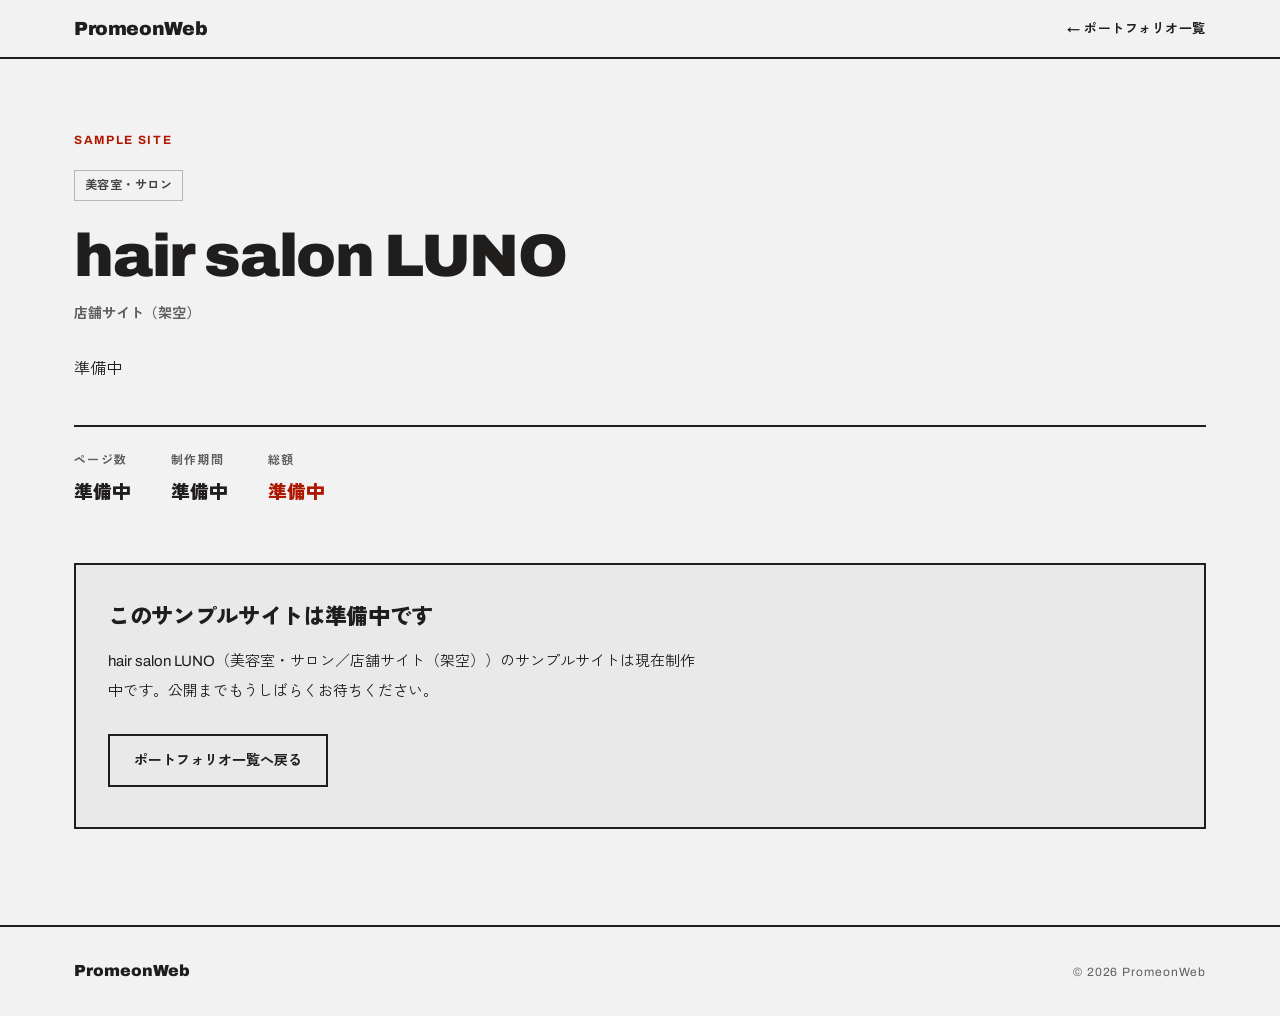
<file: samples/04-luno/index.html>
<!DOCTYPE html>
<html lang="ja">
<head>
<meta charset="utf-8">
<meta name="viewport" content="width=device-width, initial-scale=1">
<title>hair salon LUNO — サンプルサイト｜PromeonWeb</title>
<meta name="description" content="hair salon LUNO（美容室・サロン / 店舗サイト（架空））のサンプルサイト。PromeonWeb のポートフォリオ用に制作した架空のWebサイトです。">
<meta name="robots" content="noindex">
<link rel="preconnect" href="https://fonts.googleapis.com">
<link rel="preconnect" href="https://fonts.gstatic.com" crossorigin>
<link rel="stylesheet" href="https://fonts.googleapis.com/css2?family=Archivo:wght@400;500;600;700;800;900&family=Zen+Kaku+Gothic+New:wght@400;500;700;900&display=swap">
<link rel="stylesheet" href="../../_ds/modernist-b3b88146-6bed-4fb1-84db-471975131e54/styles.css">
<style>
  html { scroll-behavior: smooth; }
  body { margin: 0; background: var(--color-bg); color: var(--color-text);
    font-family: "Archivo", "Zen Kaku Gothic New", system-ui, sans-serif;
    font-feature-settings: "palt" 1; -webkit-font-smoothing: antialiased; }
  h1, h2, h3 { font-family: "Archivo", "Zen Kaku Gothic New", system-ui, sans-serif; margin: 0; }
  p { margin: 0; }
  a { color: var(--color-accent-700); text-decoration: none; }
  a:hover { color: var(--color-accent); }
  ::selection { background: var(--color-accent-200); }

  .site-header { position: sticky; top: 0; z-index: 30; background: var(--color-bg);
    border-bottom: 2px solid var(--color-text); }
  .site-header__inner { max-width: 1180px; margin: 0 auto; padding: 14px 24px;
    display: flex; align-items: center; justify-content: space-between; gap: 24px; }
  .site-header__brand { color: var(--color-text); font-weight: 900; font-size: 19px; letter-spacing: -0.02em; }
  .site-header__back { font-size: 13px; font-weight: 700; letter-spacing: 0.04em; color: var(--color-text); }
  .site-header__back:hover { color: var(--color-accent); }

  main { max-width: 1180px; margin: 0 auto; padding: 72px 24px 96px; }

  .crumb { font-size: 12px; font-weight: 700; letter-spacing: 0.14em; color: var(--color-accent-700); }
  .sample-tag { display: inline-block; margin-top: 20px; padding: 5px 10px;
    border: 1px solid var(--color-neutral-400); font-size: 12px; font-weight: 600;
    letter-spacing: 0.04em; color: var(--color-neutral-800); }
  h1.sample-title { font-size: clamp(30px, 6vw, 60px); font-weight: 900; line-height: 1.18;
    letter-spacing: -0.02em; margin-top: 20px; }
  .sample-kind { font-size: 14px; font-weight: 600; color: var(--color-neutral-700); margin-top: 12px; }
  .sample-lead { font-size: 16px; line-height: 2; max-width: 42em; margin-top: 28px;
    text-wrap: pretty; word-break: auto-phrase; }

  .sample-meta { display: flex; flex-wrap: wrap; gap: 40px; margin-top: 40px;
    padding-top: 24px; border-top: 2px solid var(--color-text); }
  .sample-meta p:first-child { font-size: 12px; font-weight: 700; letter-spacing: 0.12em; color: var(--color-neutral-700); }
  .sample-meta p:last-child { font-size: 19px; font-weight: 800; margin-top: 8px; }
  .sample-meta .is-price p:last-child { color: var(--color-accent-700); }

  .wip { margin-top: 56px; border: 2px solid var(--color-text); background: var(--color-surface);
    padding: 40px 32px; }
  .wip h2 { font-size: 22px; font-weight: 900; }
  .wip p { font-size: 15px; line-height: 2; margin-top: 16px; max-width: 40em; }
  .wip a.btn-back { display: inline-flex; align-items: center; margin-top: 28px;
    padding: 14px 24px; border: 2px solid var(--color-text); color: var(--color-text);
    font-weight: 700; font-size: 14px; }
  .wip a.btn-back:hover { background: var(--color-text); color: var(--color-bg); }

  footer { border-top: 2px solid var(--color-text); }
  footer > div { max-width: 1180px; margin: 0 auto; padding: 32px 24px;
    display: flex; flex-wrap: wrap; gap: 16px; justify-content: space-between; align-items: center; }

  @media (max-width: 640px) {
    .site-header__inner, main, footer > div { padding-left: 20px; padding-right: 20px; }
    main { padding-top: 52px; padding-bottom: 64px; }
  }
</style>
</head>
<body>

  <header class="site-header">
    <div class="site-header__inner">
      <a href="../../index.html#top" class="site-header__brand">PromeonWeb</a>
      <a href="../../index.html#works" class="site-header__back">&larr; ポートフォリオ一覧</a>
    </div>
  </header>

  <main>
    <p class="crumb">SAMPLE SITE</p>
    <span class="sample-tag">美容室・サロン</span>
    <h1 class="sample-title">hair salon LUNO</h1>
    <p class="sample-kind">店舗サイト（架空）</p>
    <p class="sample-lead">準備中</p>

    <div class="sample-meta">
      <div>
        <p>ページ数</p>
        <p>準備中</p>
      </div>
      <div>
        <p>制作期間</p>
        <p>準備中</p>
      </div>
      <div class="is-price">
        <p>総額</p>
        <p>準備中</p>
      </div>
    </div>

    <!-- ============================================================= -->
    <!-- ここに「hair salon LUNO」のサンプルサイト本体を制作します。          -->
    <!-- 下の「準備中」ブロックを置き換えてください。                 -->
    <!-- デザインシステム: ../../_ds/modernist-b3b88146-6bed-4fb1-84db-471975131e54/ -->
    <!-- ============================================================= -->

    <section class="wip">
      <h2>このサンプルサイトは準備中です</h2>
      <p>hair salon LUNO（美容室・サロン／店舗サイト（架空））のサンプルサイトは現在制作中です。公開までもうしばらくお待ちください。</p>
      <a class="btn-back" href="../../index.html#works">ポートフォリオ一覧へ戻る</a>
    </section>
  </main>

  <footer>
    <div>
      <span style="font-weight:900; font-size:16px">PromeonWeb</span>
      <span style="font-size:12px; letter-spacing:0.08em; color:var(--color-neutral-700)">&copy; 2026 PromeonWeb</span>
    </div>
  </footer>

</body>
</html>
</file>
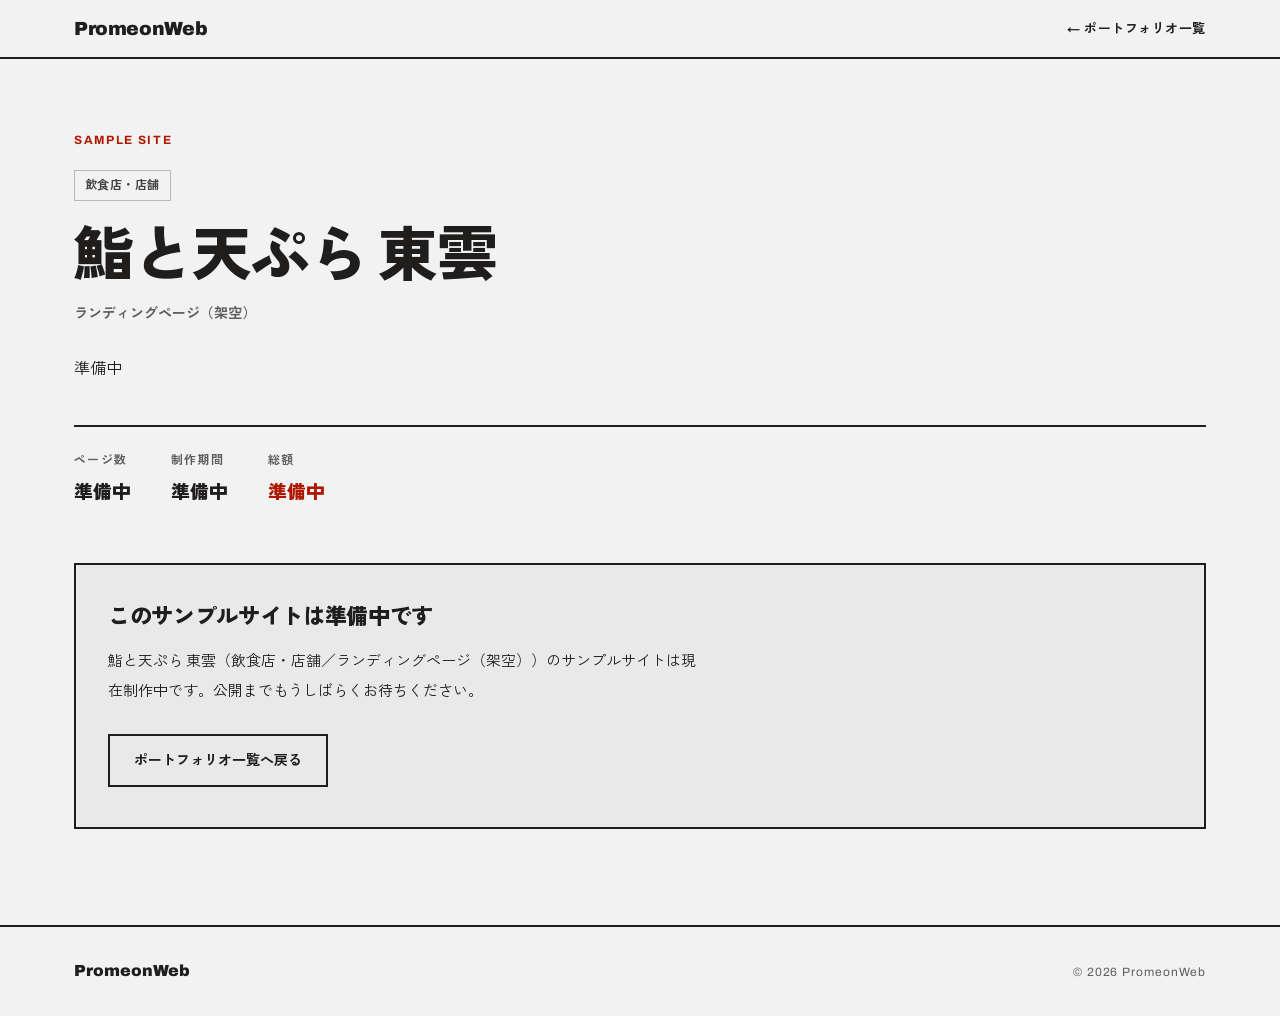
<file: samples/05-shinonome/index.html>
<!DOCTYPE html>
<html lang="ja">
<head>
<meta charset="utf-8">
<meta name="viewport" content="width=device-width, initial-scale=1">
<title>鮨と天ぷら 東雲 — サンプルサイト｜PromeonWeb</title>
<meta name="description" content="鮨と天ぷら 東雲（飲食店・店舗 / ランディングページ（架空））のサンプルサイト。PromeonWeb のポートフォリオ用に制作した架空のWebサイトです。">
<meta name="robots" content="noindex">
<link rel="preconnect" href="https://fonts.googleapis.com">
<link rel="preconnect" href="https://fonts.gstatic.com" crossorigin>
<link rel="stylesheet" href="https://fonts.googleapis.com/css2?family=Archivo:wght@400;500;600;700;800;900&family=Zen+Kaku+Gothic+New:wght@400;500;700;900&display=swap">
<link rel="stylesheet" href="../../_ds/modernist-b3b88146-6bed-4fb1-84db-471975131e54/styles.css">
<style>
  html { scroll-behavior: smooth; }
  body { margin: 0; background: var(--color-bg); color: var(--color-text);
    font-family: "Archivo", "Zen Kaku Gothic New", system-ui, sans-serif;
    font-feature-settings: "palt" 1; -webkit-font-smoothing: antialiased; }
  h1, h2, h3 { font-family: "Archivo", "Zen Kaku Gothic New", system-ui, sans-serif; margin: 0; }
  p { margin: 0; }
  a { color: var(--color-accent-700); text-decoration: none; }
  a:hover { color: var(--color-accent); }
  ::selection { background: var(--color-accent-200); }

  .site-header { position: sticky; top: 0; z-index: 30; background: var(--color-bg);
    border-bottom: 2px solid var(--color-text); }
  .site-header__inner { max-width: 1180px; margin: 0 auto; padding: 14px 24px;
    display: flex; align-items: center; justify-content: space-between; gap: 24px; }
  .site-header__brand { color: var(--color-text); font-weight: 900; font-size: 19px; letter-spacing: -0.02em; }
  .site-header__back { font-size: 13px; font-weight: 700; letter-spacing: 0.04em; color: var(--color-text); }
  .site-header__back:hover { color: var(--color-accent); }

  main { max-width: 1180px; margin: 0 auto; padding: 72px 24px 96px; }

  .crumb { font-size: 12px; font-weight: 700; letter-spacing: 0.14em; color: var(--color-accent-700); }
  .sample-tag { display: inline-block; margin-top: 20px; padding: 5px 10px;
    border: 1px solid var(--color-neutral-400); font-size: 12px; font-weight: 600;
    letter-spacing: 0.04em; color: var(--color-neutral-800); }
  h1.sample-title { font-size: clamp(30px, 6vw, 60px); font-weight: 900; line-height: 1.18;
    letter-spacing: -0.02em; margin-top: 20px; }
  .sample-kind { font-size: 14px; font-weight: 600; color: var(--color-neutral-700); margin-top: 12px; }
  .sample-lead { font-size: 16px; line-height: 2; max-width: 42em; margin-top: 28px;
    text-wrap: pretty; word-break: auto-phrase; }

  .sample-meta { display: flex; flex-wrap: wrap; gap: 40px; margin-top: 40px;
    padding-top: 24px; border-top: 2px solid var(--color-text); }
  .sample-meta p:first-child { font-size: 12px; font-weight: 700; letter-spacing: 0.12em; color: var(--color-neutral-700); }
  .sample-meta p:last-child { font-size: 19px; font-weight: 800; margin-top: 8px; }
  .sample-meta .is-price p:last-child { color: var(--color-accent-700); }

  .wip { margin-top: 56px; border: 2px solid var(--color-text); background: var(--color-surface);
    padding: 40px 32px; }
  .wip h2 { font-size: 22px; font-weight: 900; }
  .wip p { font-size: 15px; line-height: 2; margin-top: 16px; max-width: 40em; }
  .wip a.btn-back { display: inline-flex; align-items: center; margin-top: 28px;
    padding: 14px 24px; border: 2px solid var(--color-text); color: var(--color-text);
    font-weight: 700; font-size: 14px; }
  .wip a.btn-back:hover { background: var(--color-text); color: var(--color-bg); }

  footer { border-top: 2px solid var(--color-text); }
  footer > div { max-width: 1180px; margin: 0 auto; padding: 32px 24px;
    display: flex; flex-wrap: wrap; gap: 16px; justify-content: space-between; align-items: center; }

  @media (max-width: 640px) {
    .site-header__inner, main, footer > div { padding-left: 20px; padding-right: 20px; }
    main { padding-top: 52px; padding-bottom: 64px; }
  }
</style>
</head>
<body>

  <header class="site-header">
    <div class="site-header__inner">
      <a href="../../index.html#top" class="site-header__brand">PromeonWeb</a>
      <a href="../../index.html#works" class="site-header__back">&larr; ポートフォリオ一覧</a>
    </div>
  </header>

  <main>
    <p class="crumb">SAMPLE SITE</p>
    <span class="sample-tag">飲食店・店舗</span>
    <h1 class="sample-title">鮨と天ぷら 東雲</h1>
    <p class="sample-kind">ランディングページ（架空）</p>
    <p class="sample-lead">準備中</p>

    <div class="sample-meta">
      <div>
        <p>ページ数</p>
        <p>準備中</p>
      </div>
      <div>
        <p>制作期間</p>
        <p>準備中</p>
      </div>
      <div class="is-price">
        <p>総額</p>
        <p>準備中</p>
      </div>
    </div>

    <!-- ============================================================= -->
    <!-- ここに「鮨と天ぷら 東雲」のサンプルサイト本体を制作します。          -->
    <!-- 下の「準備中」ブロックを置き換えてください。                 -->
    <!-- デザインシステム: ../../_ds/modernist-b3b88146-6bed-4fb1-84db-471975131e54/ -->
    <!-- ============================================================= -->

    <section class="wip">
      <h2>このサンプルサイトは準備中です</h2>
      <p>鮨と天ぷら 東雲（飲食店・店舗／ランディングページ（架空））のサンプルサイトは現在制作中です。公開までもうしばらくお待ちください。</p>
      <a class="btn-back" href="../../index.html#works">ポートフォリオ一覧へ戻る</a>
    </section>
  </main>

  <footer>
    <div>
      <span style="font-weight:900; font-size:16px">PromeonWeb</span>
      <span style="font-size:12px; letter-spacing:0.08em; color:var(--color-neutral-700)">&copy; 2026 PromeonWeb</span>
    </div>
  </footer>

</body>
</html>
</file>
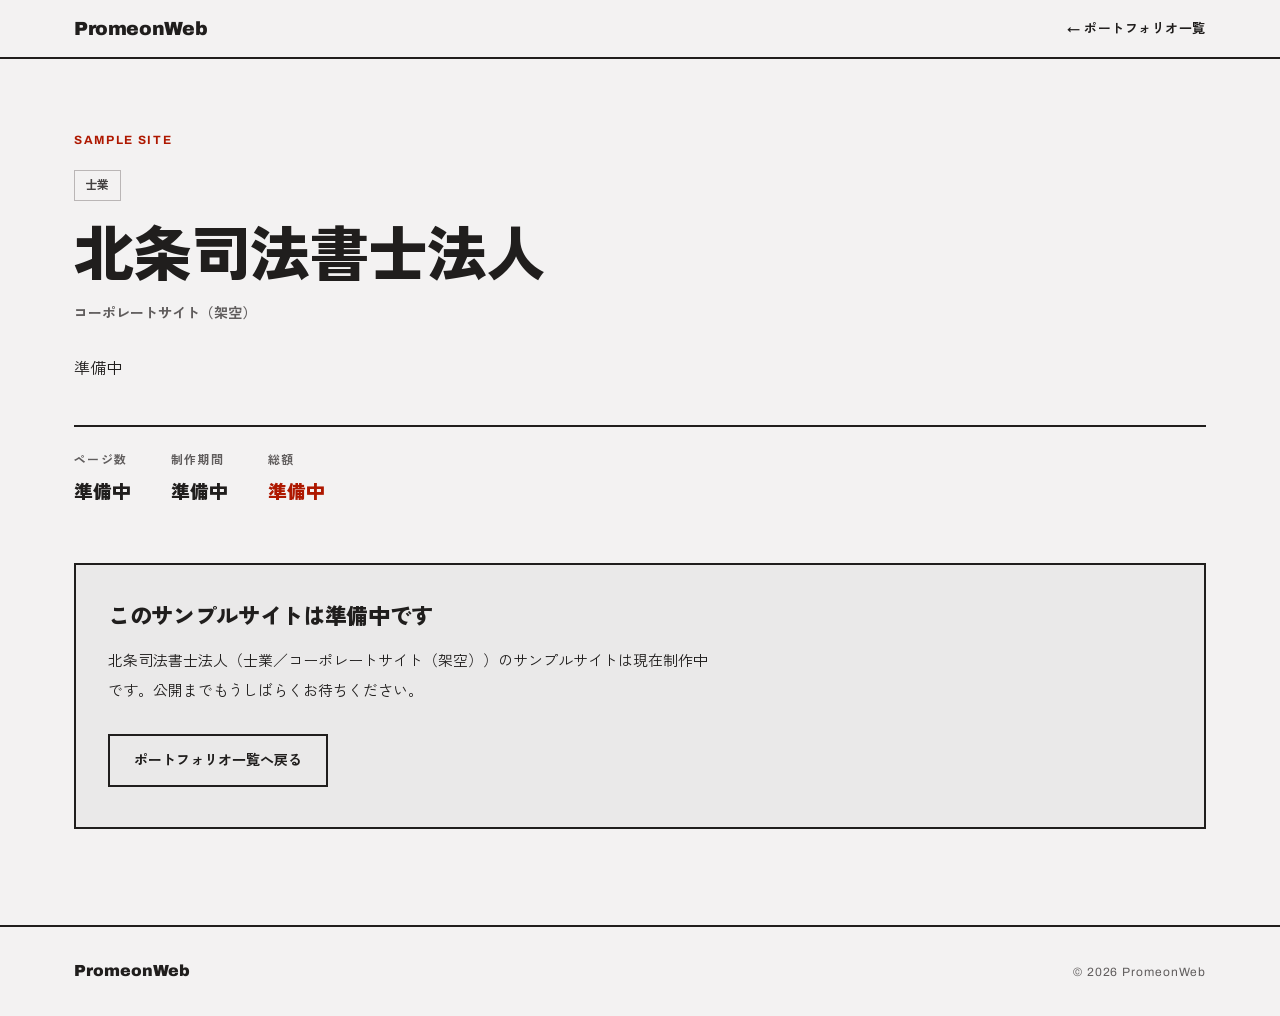
<file: samples/06-hojo-shoshi/index.html>
<!DOCTYPE html>
<html lang="ja">
<head>
<meta charset="utf-8">
<meta name="viewport" content="width=device-width, initial-scale=1">
<title>北条司法書士法人 — サンプルサイト｜PromeonWeb</title>
<meta name="description" content="北条司法書士法人（士業 / コーポレートサイト（架空））のサンプルサイト。PromeonWeb のポートフォリオ用に制作した架空のWebサイトです。">
<meta name="robots" content="noindex">
<link rel="preconnect" href="https://fonts.googleapis.com">
<link rel="preconnect" href="https://fonts.gstatic.com" crossorigin>
<link rel="stylesheet" href="https://fonts.googleapis.com/css2?family=Archivo:wght@400;500;600;700;800;900&family=Zen+Kaku+Gothic+New:wght@400;500;700;900&display=swap">
<link rel="stylesheet" href="../../_ds/modernist-b3b88146-6bed-4fb1-84db-471975131e54/styles.css">
<style>
  html { scroll-behavior: smooth; }
  body { margin: 0; background: var(--color-bg); color: var(--color-text);
    font-family: "Archivo", "Zen Kaku Gothic New", system-ui, sans-serif;
    font-feature-settings: "palt" 1; -webkit-font-smoothing: antialiased; }
  h1, h2, h3 { font-family: "Archivo", "Zen Kaku Gothic New", system-ui, sans-serif; margin: 0; }
  p { margin: 0; }
  a { color: var(--color-accent-700); text-decoration: none; }
  a:hover { color: var(--color-accent); }
  ::selection { background: var(--color-accent-200); }

  .site-header { position: sticky; top: 0; z-index: 30; background: var(--color-bg);
    border-bottom: 2px solid var(--color-text); }
  .site-header__inner { max-width: 1180px; margin: 0 auto; padding: 14px 24px;
    display: flex; align-items: center; justify-content: space-between; gap: 24px; }
  .site-header__brand { color: var(--color-text); font-weight: 900; font-size: 19px; letter-spacing: -0.02em; }
  .site-header__back { font-size: 13px; font-weight: 700; letter-spacing: 0.04em; color: var(--color-text); }
  .site-header__back:hover { color: var(--color-accent); }

  main { max-width: 1180px; margin: 0 auto; padding: 72px 24px 96px; }

  .crumb { font-size: 12px; font-weight: 700; letter-spacing: 0.14em; color: var(--color-accent-700); }
  .sample-tag { display: inline-block; margin-top: 20px; padding: 5px 10px;
    border: 1px solid var(--color-neutral-400); font-size: 12px; font-weight: 600;
    letter-spacing: 0.04em; color: var(--color-neutral-800); }
  h1.sample-title { font-size: clamp(30px, 6vw, 60px); font-weight: 900; line-height: 1.18;
    letter-spacing: -0.02em; margin-top: 20px; }
  .sample-kind { font-size: 14px; font-weight: 600; color: var(--color-neutral-700); margin-top: 12px; }
  .sample-lead { font-size: 16px; line-height: 2; max-width: 42em; margin-top: 28px;
    text-wrap: pretty; word-break: auto-phrase; }

  .sample-meta { display: flex; flex-wrap: wrap; gap: 40px; margin-top: 40px;
    padding-top: 24px; border-top: 2px solid var(--color-text); }
  .sample-meta p:first-child { font-size: 12px; font-weight: 700; letter-spacing: 0.12em; color: var(--color-neutral-700); }
  .sample-meta p:last-child { font-size: 19px; font-weight: 800; margin-top: 8px; }
  .sample-meta .is-price p:last-child { color: var(--color-accent-700); }

  .wip { margin-top: 56px; border: 2px solid var(--color-text); background: var(--color-surface);
    padding: 40px 32px; }
  .wip h2 { font-size: 22px; font-weight: 900; }
  .wip p { font-size: 15px; line-height: 2; margin-top: 16px; max-width: 40em; }
  .wip a.btn-back { display: inline-flex; align-items: center; margin-top: 28px;
    padding: 14px 24px; border: 2px solid var(--color-text); color: var(--color-text);
    font-weight: 700; font-size: 14px; }
  .wip a.btn-back:hover { background: var(--color-text); color: var(--color-bg); }

  footer { border-top: 2px solid var(--color-text); }
  footer > div { max-width: 1180px; margin: 0 auto; padding: 32px 24px;
    display: flex; flex-wrap: wrap; gap: 16px; justify-content: space-between; align-items: center; }

  @media (max-width: 640px) {
    .site-header__inner, main, footer > div { padding-left: 20px; padding-right: 20px; }
    main { padding-top: 52px; padding-bottom: 64px; }
  }
</style>
</head>
<body>

  <header class="site-header">
    <div class="site-header__inner">
      <a href="../../index.html#top" class="site-header__brand">PromeonWeb</a>
      <a href="../../index.html#works" class="site-header__back">&larr; ポートフォリオ一覧</a>
    </div>
  </header>

  <main>
    <p class="crumb">SAMPLE SITE</p>
    <span class="sample-tag">士業</span>
    <h1 class="sample-title">北条司法書士法人</h1>
    <p class="sample-kind">コーポレートサイト（架空）</p>
    <p class="sample-lead">準備中</p>

    <div class="sample-meta">
      <div>
        <p>ページ数</p>
        <p>準備中</p>
      </div>
      <div>
        <p>制作期間</p>
        <p>準備中</p>
      </div>
      <div class="is-price">
        <p>総額</p>
        <p>準備中</p>
      </div>
    </div>

    <!-- ============================================================= -->
    <!-- ここに「北条司法書士法人」のサンプルサイト本体を制作します。          -->
    <!-- 下の「準備中」ブロックを置き換えてください。                 -->
    <!-- デザインシステム: ../../_ds/modernist-b3b88146-6bed-4fb1-84db-471975131e54/ -->
    <!-- ============================================================= -->

    <section class="wip">
      <h2>このサンプルサイトは準備中です</h2>
      <p>北条司法書士法人（士業／コーポレートサイト（架空））のサンプルサイトは現在制作中です。公開までもうしばらくお待ちください。</p>
      <a class="btn-back" href="../../index.html#works">ポートフォリオ一覧へ戻る</a>
    </section>
  </main>

  <footer>
    <div>
      <span style="font-weight:900; font-size:16px">PromeonWeb</span>
      <span style="font-size:12px; letter-spacing:0.08em; color:var(--color-neutral-700)">&copy; 2026 PromeonWeb</span>
    </div>
  </footer>

</body>
</html>
</file>
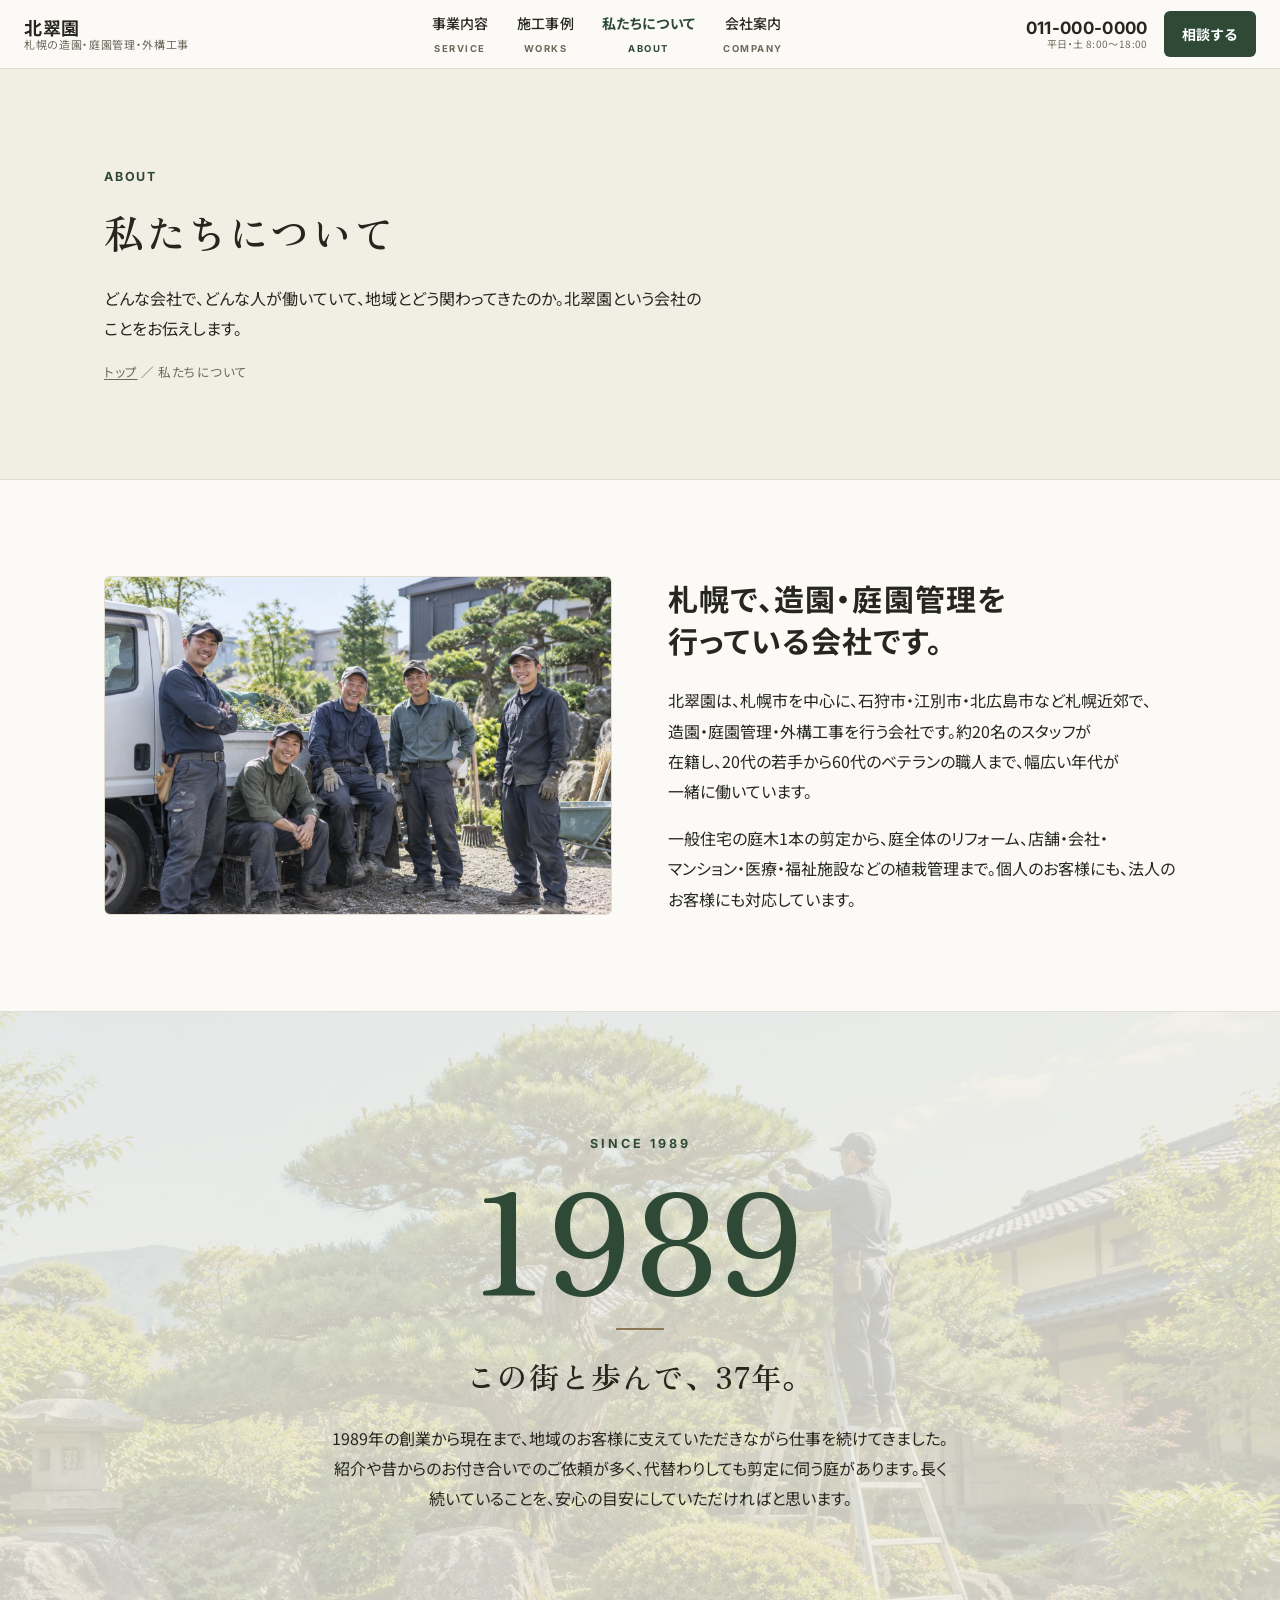
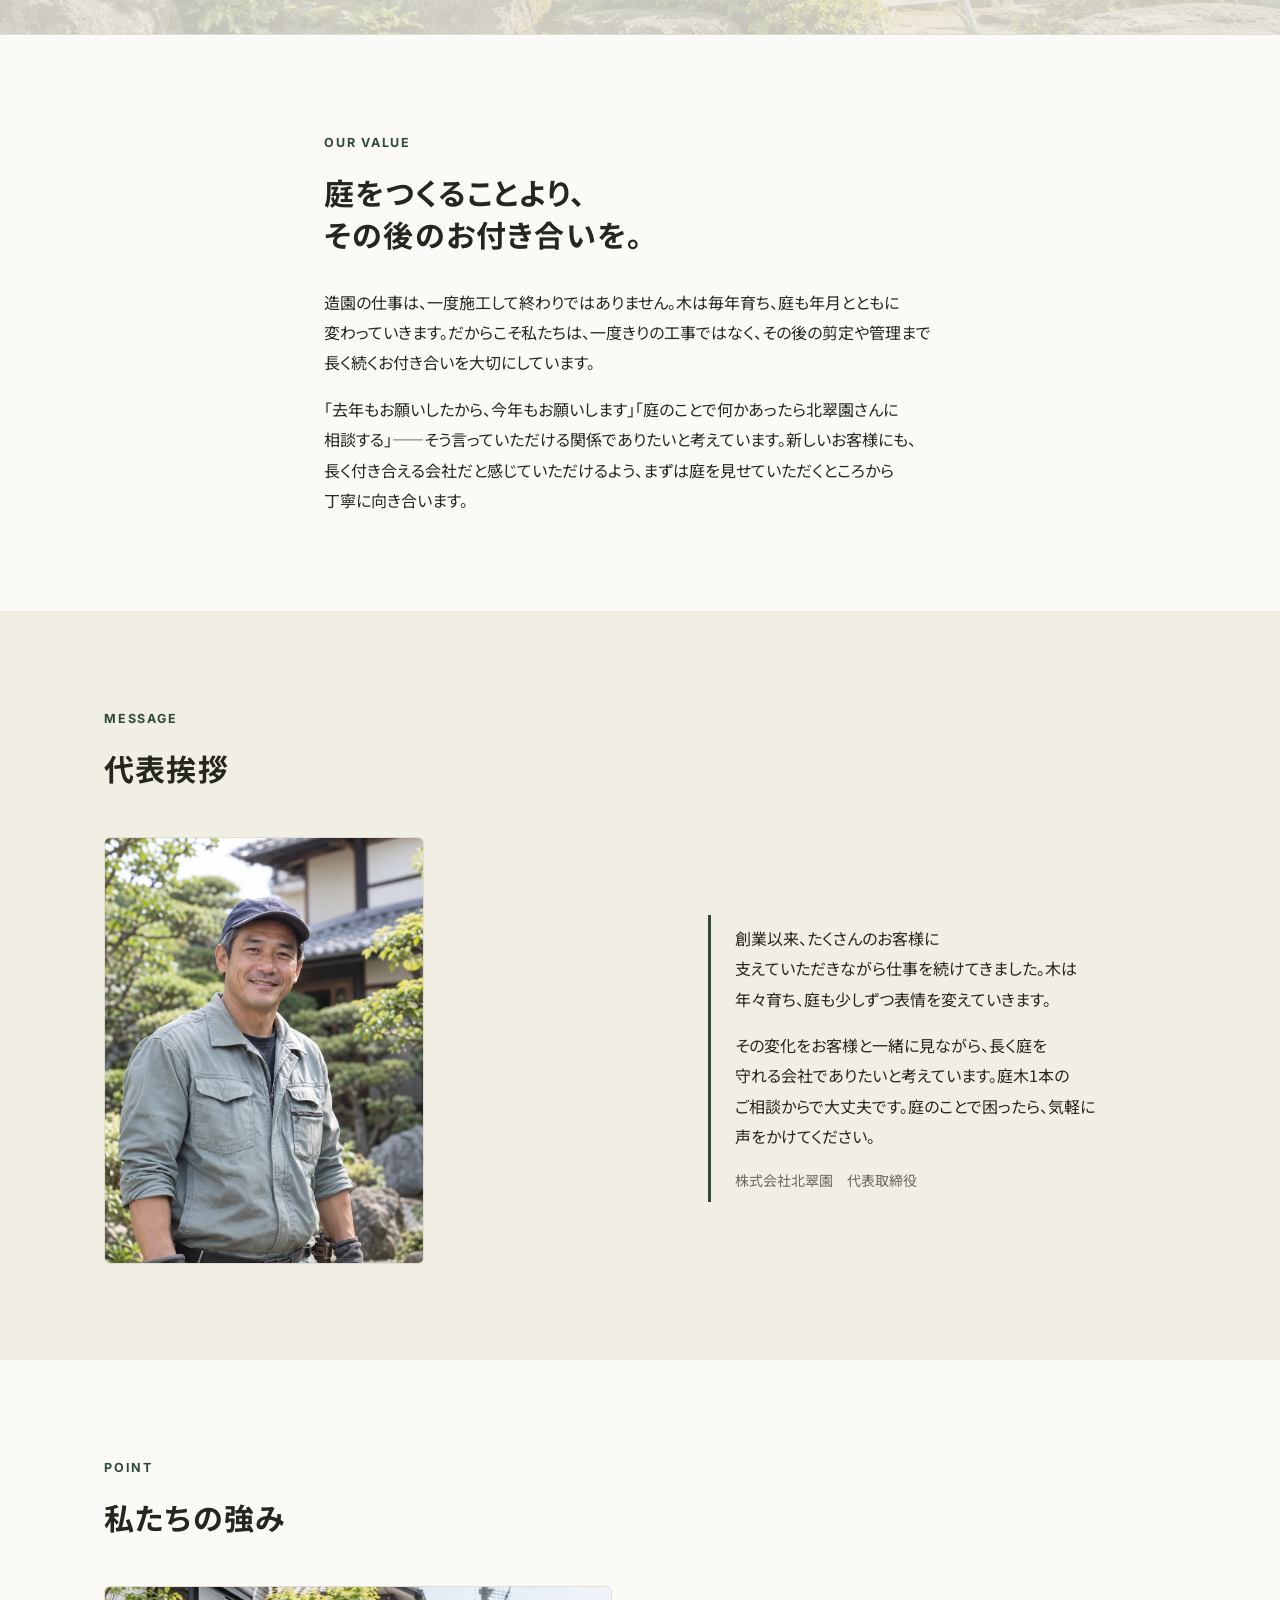
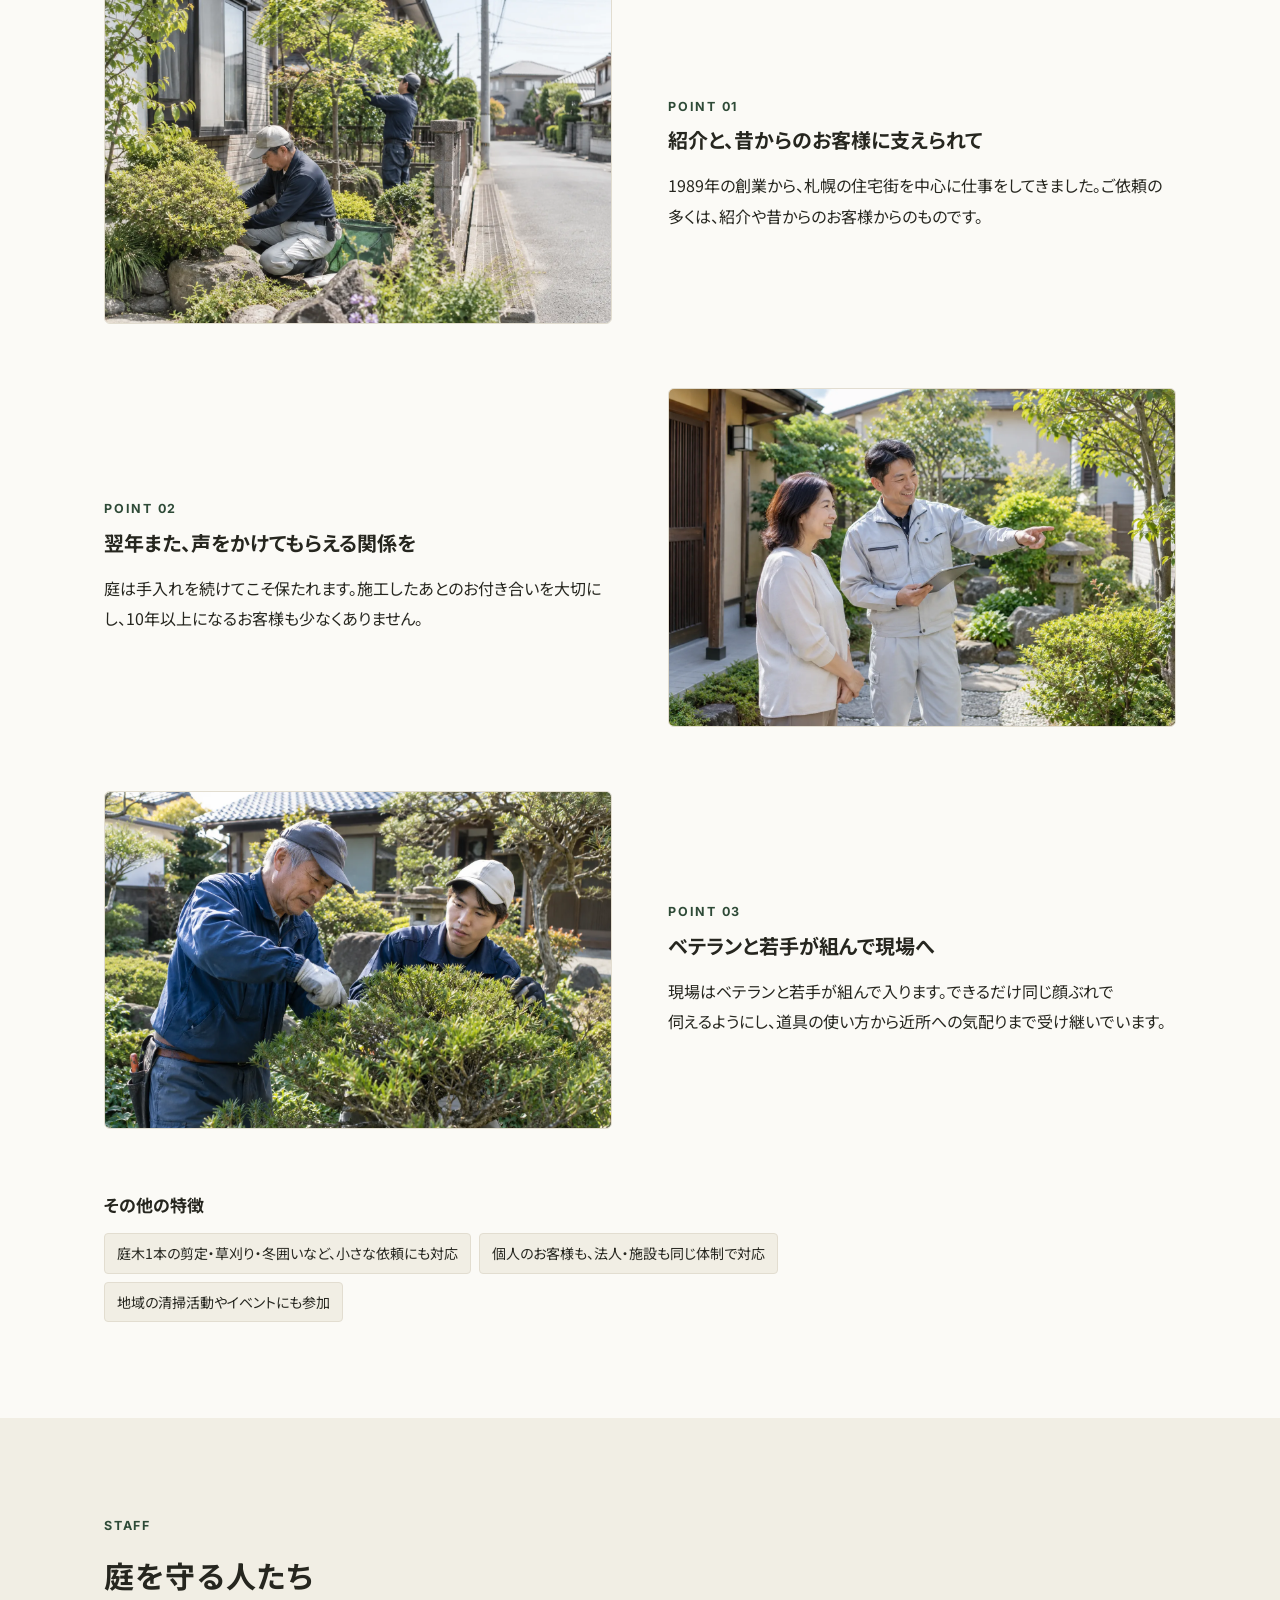
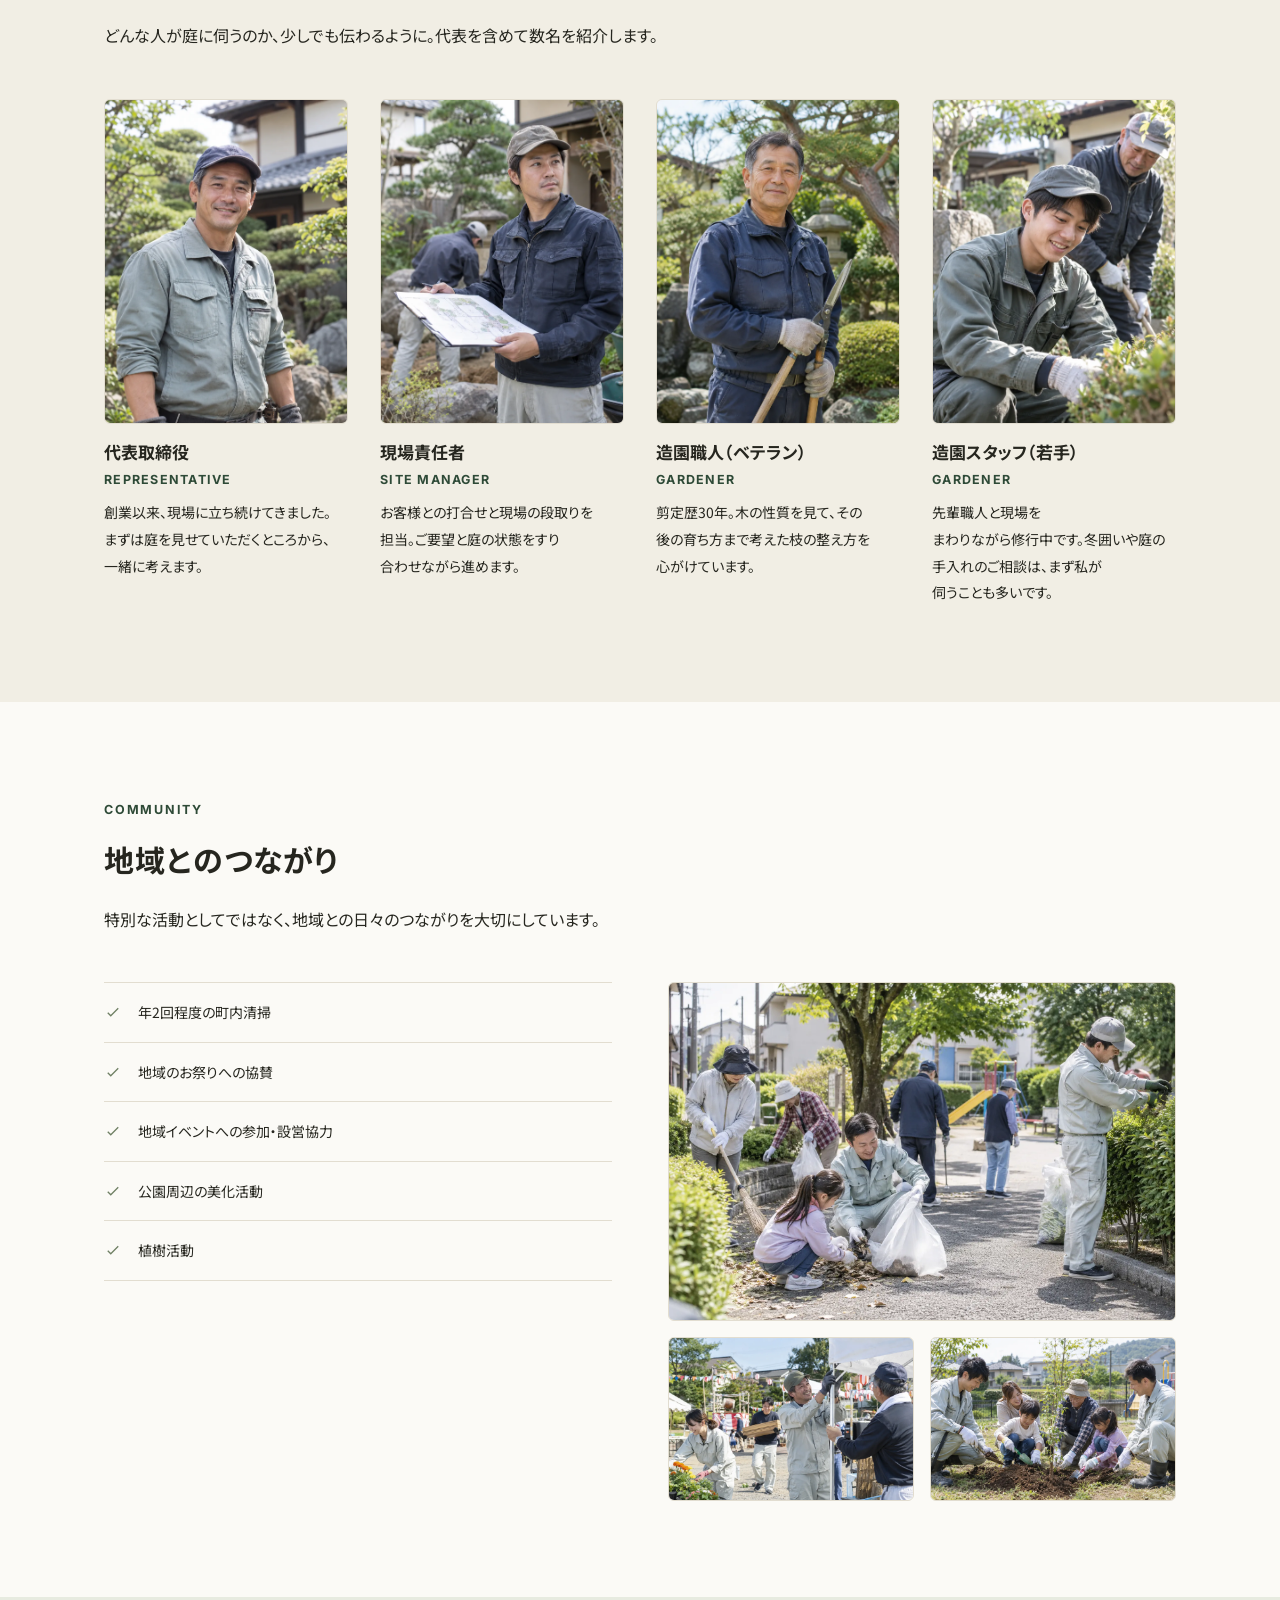
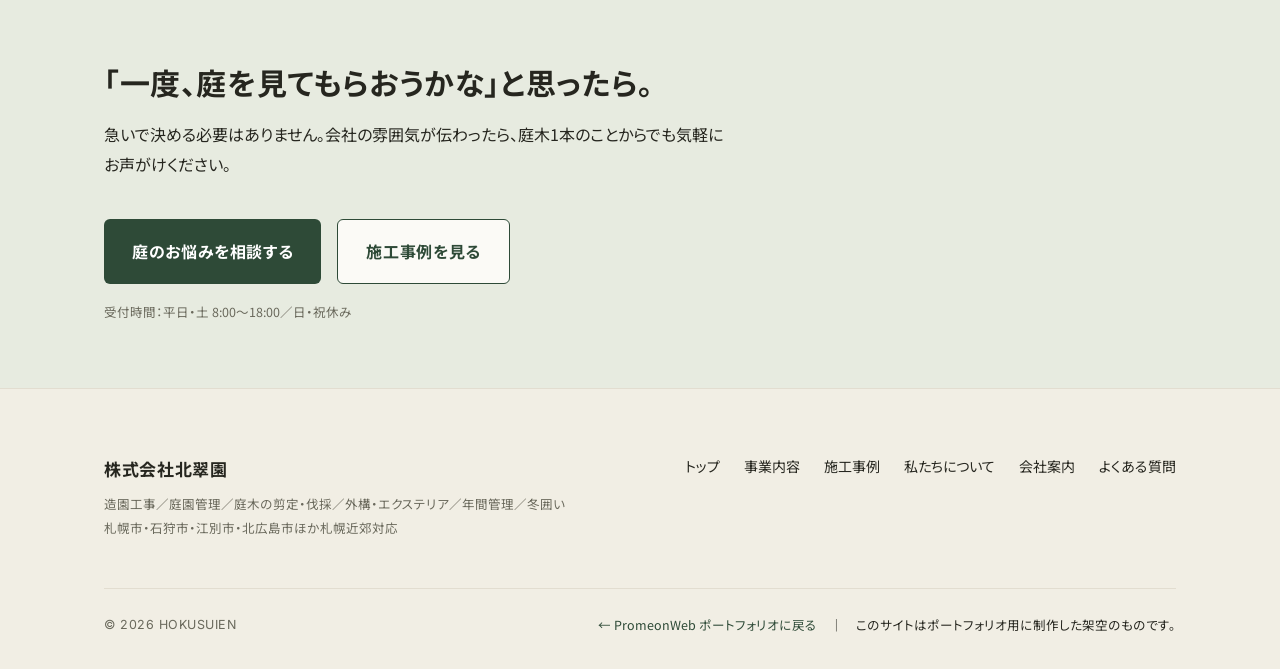
<file: samples/02-hokusuien/about.html>
<!DOCTYPE html>
<html lang="ja">
<head>
<meta charset="utf-8">
<meta name="viewport" content="width=device-width, initial-scale=1">
<title>私たちについて｜株式会社北翠園｜札幌の造園会社の歴史・考え方・スタッフ</title>
<meta name="description" content="株式会社北翠園の紹介ページ。1989年の創業からの歩み、造園会社として大切にしている考え方、代表挨拶、スタッフ、地域活動をご紹介します。札幌で長く庭と向き合ってきた造園会社です。">
<meta name="robots" content="noindex">
<link rel="canonical" href="about.html">
<meta property="og:type" content="website">
<meta property="og:title" content="私たちについて｜株式会社北翠園">
<meta property="og:description" content="創業1989年。札幌の造園会社 北翠園の歴史・考え方・スタッフ・地域活動。">

<link rel="preconnect" href="https://fonts.googleapis.com">
<link rel="preconnect" href="https://fonts.gstatic.com" crossorigin>
<link rel="stylesheet" href="https://fonts.googleapis.com/css2?family=Inter:wght@400;500;700&family=Noto+Sans+JP:wght@400;500;700&family=Zen+Old+Mincho:wght@500;600;700&display=swap">
<link rel="stylesheet" href="assets/style.css">
</head>
<body>

<a class="skip-link" href="#main">本文へスキップ</a>

<!-- ============ HEADER（全ページ共通） ============ -->
<header class="site-header" id="top">
  <div class="site-header__inner">
    <a href="index.html" class="brand" aria-label="株式会社北翠園 トップへ">
      <b>北翠園</b>
      <span>札幌の造園・庭園管理・外構工事</span>
    </a>

    <nav class="nav" id="nav" aria-label="サイト内ナビゲーション">
      <a href="service.html">事業内容<small>Service</small></a>
      <a href="works.html">施工事例<small>Works</small></a>
      <a href="about.html" aria-current="page">私たちについて<small>About</small></a>
      <a href="company.html">会社案内<small>Company</small></a>
      <span class="nav__cta"><a class="btn primary" href="company.html#contact">庭のお悩みを相談する</a></span>
    </nav>

    <div class="header-cta">
      <a class="header-tel" href="tel:0110000000" aria-label="電話でのお問い合わせ 011-000-0000">
        <b>011-000-0000</b>
        <span>平日・土 8:00〜18:00</span>
      </a>
      <a class="btn primary" href="company.html#contact">相談する</a>
    </div>

    <button type="button" class="nav-toggle" aria-label="メニューを開く" aria-expanded="false" aria-controls="nav">
      <i></i><i></i><i></i>
    </button>
  </div>
</header>

<main id="main">

  <!-- ============ ページヘッダー ============ -->
  <section class="page-head">
    <div class="container">
      <p class="eyebrow" data-animate>About</p>
      <h1 data-animate data-delay="1">私たちについて</h1>
      <p class="lead" data-animate data-delay="2">どんな会社で、どんな人が働いていて、地域とどう関わってきたのか。北翠園という会社のことをお伝えします。</p>
      <p class="crumbs" data-animate data-delay="2"><a href="index.html">トップ</a> ／ 私たちについて</p>
    </div>
  </section>

  <!-- ============ 会社紹介（2カラム） ============ -->
  <section class="section" id="intro" aria-labelledby="intro-h">
    <div class="container">
      <div class="two-col">
        <div class="col-media" data-animate>
          <div class="media r-3x2"><img src="assets/img/about/intro-about.webp" width="1536" height="1024" alt="北翠園のスタッフ集合写真" loading="lazy" decoding="async"></div>
        </div>
        <div class="col-text" data-animate data-delay="1">
          <h2 id="intro-h">札幌で、造園・庭園管理を<br>行っている会社です。</h2>
          <div class="prose" style="margin-top: var(--space-24)">
            <p>北翠園は、札幌市を中心に、石狩市・江別市・北広島市など札幌近郊で、造園・庭園管理・外構工事を行う会社です。約20名のスタッフが在籍し、20代の若手から60代のベテランの職人まで、幅広い年代が一緒に働いています。</p>
            <p>一般住宅の庭木1本の剪定から、庭全体のリフォーム、店舗・会社・マンション・医療・福祉施設などの植栽管理まで。個人のお客様にも、法人のお客様にも対応しています。</p>
          </div>
        </div>
      </div>
    </div>
  </section>

  <!-- ============ SINCE 1989（歴史 — 中央揃え・動き最小 / 参考: 高重造園） ============ -->
  <section class="section section-lg history" id="history" aria-labelledby="history-h">
    <div class="history__bg" aria-hidden="true">
      <div class="media bare"><img src="assets/img/history/history-bg.webp" width="1916" height="821" alt="" loading="lazy" decoding="async"></div>
    </div>
    <div class="history__inner">
      <p class="history__since" data-animate>SINCE 1989</p>
      <p class="history__num" data-animate>1989</p>
      <div class="history__rule" data-animate aria-hidden="true"></div>
      <h2 id="history-h" class="history__lead" data-animate>この街と歩んで、37年。</h2>
      <p class="history__body" data-animate>1989年の創業から現在まで、地域のお客様に支えていただきながら仕事を続けてきました。紹介や昔からのお付き合いでのご依頼が多く、代替わりしても剪定に伺う庭があります。長く続いていることを、安心の目安にしていただければと思います。</p>
    </div>
  </section>

  <!-- ============ 大切にしていること（読み物） ============ -->
  <section class="section" id="value" aria-labelledby="value-h">
    <div class="container narrow">
      <div class="section-head" data-animate style="margin-bottom: var(--space-32)">
        <p class="eyebrow">Our Value</p>
        <h2 id="value-h">庭をつくることより、<br>その後のお付き合いを。</h2>
      </div>
      <div class="prose" data-animate>
        <p>造園の仕事は、一度施工して終わりではありません。木は毎年育ち、庭も年月とともに変わっていきます。だからこそ私たちは、一度きりの工事ではなく、その後の剪定や管理まで長く続くお付き合いを大切にしています。</p>
        <p>「去年もお願いしたから、今年もお願いします」「庭のことで何かあったら北翠園さんに相談する」——そう言っていただける関係でありたいと考えています。新しいお客様にも、長く付き合える会社だと感じていただけるよう、まずは庭を見せていただくところから丁寧に向き合います。</p>
      </div>
    </div>
  </section>

  <!-- ============ 代表挨拶 ============ -->
  <section class="section bg-surface" id="message" aria-labelledby="message-h">
    <div class="container">
      <div class="section-head" data-animate>
        <p class="eyebrow">Message</p>
        <h2 id="message-h">代表挨拶</h2>
      </div>

      <div class="two-col">
        <div class="col-media" data-animate>
          <div class="media r-3x4" style="max-width: 320px"><img src="assets/img/staff/staff-owner.webp" width="1086" height="1448" alt="株式会社北翠園 代表取締役" loading="lazy" decoding="async"></div>
        </div>
        <div class="col-text" data-animate data-delay="1">
          <blockquote class="owner-word" style="margin-bottom: 0; border-left: 3px solid var(--color-primary)">
            <p>創業以来、たくさんのお客様に支えていただきながら仕事を続けてきました。木は年々育ち、庭も少しずつ表情を変えていきます。</p>
            <p>その変化をお客様と一緒に見ながら、長く庭を守れる会社でありたいと考えています。庭木1本のご相談からで大丈夫です。庭のことで困ったら、気軽に声をかけてください。</p>
            <cite>株式会社北翠園　代表取締役</cite>
          </blockquote>
        </div>
      </div>
    </div>
  </section>

  <!-- ============ 私たちの強み / POINT（2カラム左右交互 ×3 ＋ その他の特徴） ============ -->
  <section class="section" id="strength" aria-labelledby="strength-h">
    <div class="container">
      <div class="section-head" data-animate>
        <p class="eyebrow">Point</p>
        <h2 id="strength-h">私たちの強み</h2>
      </div>

      <div class="two-col">
        <div class="col-media" data-animate>
          <div class="media r-3x2"><img src="assets/img/point/point-01.webp" width="1536" height="1024" alt="地域の住宅街で庭仕事をする様子" loading="lazy" decoding="async"></div>
        </div>
        <div class="col-text" data-animate data-delay="1">
          <p class="mini-num">POINT 01</p>
          <h3>紹介と、昔からのお客様に支えられて</h3>
          <p>1989年の創業から、札幌の住宅街を中心に仕事をしてきました。ご依頼の多くは、紹介や昔からのお客様からのものです。</p>
        </div>
      </div>

      <div class="two-col reverse">
        <div class="col-media" data-animate>
          <div class="media r-3x2"><img src="assets/img/point/point-02.webp" width="1536" height="1024" alt="お客様と庭先で話す様子" loading="lazy" decoding="async"></div>
        </div>
        <div class="col-text" data-animate data-delay="1">
          <p class="mini-num">POINT 02</p>
          <h3>翌年また、声をかけてもらえる関係を</h3>
          <p>庭は手入れを続けてこそ保たれます。施工したあとのお付き合いを大切にし、10年以上になるお客様も少なくありません。</p>
        </div>
      </div>

      <div class="two-col">
        <div class="col-media" data-animate>
          <div class="media r-3x2"><img src="assets/img/point/point-03.webp" width="1536" height="1024" alt="ベテランと若手が一緒に現場で作業する様子" loading="lazy" decoding="async"></div>
        </div>
        <div class="col-text" data-animate data-delay="1">
          <p class="mini-num">POINT 03</p>
          <h3>ベテランと若手が組んで現場へ</h3>
          <p>現場はベテランと若手が組んで入ります。できるだけ同じ顔ぶれで伺えるようにし、道具の使い方から近所への気配りまで受け継いでいます。</p>
        </div>
      </div>

      <div class="area" data-animate style="margin-top: var(--space-64)">
        <h3 style="font-size: var(--fs-h4)">その他の特徴</h3>
        <ul style="margin-top: var(--space-16)">
          <li>庭木1本の剪定・草刈り・冬囲いなど、小さな依頼にも対応</li>
          <li>個人のお客様も、法人・施設も同じ体制で対応</li>
          <li>地域の清掃活動やイベントにも参加</li>
        </ul>
      </div>
    </div>
  </section>

  <!-- ============ スタッフ紹介 / STAFF ============ -->
  <section class="section bg-surface" id="staff" aria-labelledby="staff-h">
    <div class="container">
      <div class="section-head" data-animate>
        <p class="eyebrow">Staff</p>
        <h2 id="staff-h">庭を守る人たち</h2>
        <p class="lead">どんな人が庭に伺うのか、少しでも伝わるように。代表を含めて数名を紹介します。</p>
      </div>

      <div class="people">
        <article class="person" data-animate>
          <div class="media r-3x4"><img src="assets/img/staff/staff-owner.webp" width="1086" height="1448" alt="株式会社北翠園 代表取締役" loading="lazy" decoding="async"></div>
          <h3>代表取締役</h3>
          <p class="role">REPRESENTATIVE</p>
          <p>創業以来、現場に立ち続けてきました。まずは庭を見せていただくところから、一緒に考えます。</p>
        </article>
        <article class="person" data-animate data-delay="1">
          <div class="media r-3x4"><img src="assets/img/staff/staff-manager.webp" width="1086" height="1448" alt="現場責任者" loading="lazy" decoding="async"></div>
          <h3>現場責任者</h3>
          <p class="role">SITE MANAGER</p>
          <p>お客様との打合せと現場の段取りを担当。ご要望と庭の状態をすり合わせながら進めます。</p>
        </article>
        <article class="person" data-animate data-delay="2">
          <div class="media r-3x4"><img src="assets/img/staff/staff-senior.webp" width="1086" height="1448" alt="造園職人（ベテラン）" loading="lazy" decoding="async"></div>
          <h3>造園職人（ベテラン）</h3>
          <p class="role">GARDENER</p>
          <p>剪定歴30年。木の性質を見て、その後の育ち方まで考えた枝の整え方を心がけています。</p>
        </article>
        <article class="person" data-animate data-delay="3">
          <div class="media r-3x4"><img src="assets/img/staff/staff-young.webp" width="1086" height="1448" alt="造園スタッフ（若手）" loading="lazy" decoding="async"></div>
          <h3>造園スタッフ（若手）</h3>
          <p class="role">GARDENER</p>
          <p>先輩職人と現場をまわりながら修行中です。冬囲いや庭の手入れのご相談は、まず私が伺うことも多いです。</p>
        </article>
      </div>
    </div>
  </section>

  <!-- ============ 地域とのつながり / COMMUNITY ============ -->
  <section class="section" id="community" aria-labelledby="community-h">
    <div class="container">
      <div class="section-head" data-animate>
        <p class="eyebrow">Community</p>
        <h2 id="community-h">地域とのつながり</h2>
        <p class="lead">特別な活動としてではなく、地域との日々のつながりを大切にしています。</p>
      </div>

      <div class="community-grid">
        <ul class="community-list" data-animate>
          <li><svg viewBox="0 0 24 24" stroke-width="1.7"><path d="M5 13l4 4L19 7"/></svg>年2回程度の町内清掃</li>
          <li><svg viewBox="0 0 24 24" stroke-width="1.7"><path d="M5 13l4 4L19 7"/></svg>地域のお祭りへの協賛</li>
          <li><svg viewBox="0 0 24 24" stroke-width="1.7"><path d="M5 13l4 4L19 7"/></svg>地域イベントへの参加・設営協力</li>
          <li><svg viewBox="0 0 24 24" stroke-width="1.7"><path d="M5 13l4 4L19 7"/></svg>公園周辺の美化活動</li>
          <li><svg viewBox="0 0 24 24" stroke-width="1.7"><path d="M5 13l4 4L19 7"/></svg>植樹活動</li>
        </ul>
        <div class="community-photos">
          <div class="media r-3x2" data-animate><img src="assets/img/community/community-01-cleanup.webp" width="1536" height="1024" alt="町内清掃に参加する様子" loading="lazy" decoding="async"></div>
          <div class="media r-3x2" data-animate data-delay="1"><img src="assets/img/community/community-02-festival.webp" width="1536" height="1024" alt="地域のお祭り・イベントの様子" loading="lazy" decoding="async"></div>
          <div class="media r-3x2" data-animate data-delay="2"><img src="assets/img/community/community-03-planting.webp" width="1536" height="1024" alt="植樹活動の様子" loading="lazy" decoding="async"></div>
        </div>
      </div>
    </div>
  </section>

  <!-- ============ CTA帯 ============ -->
  <section class="section band bg-accent cta-band" aria-labelledby="cta-h">
    <div class="container">
      <h2 id="cta-h" data-animate>「一度、庭を見てもらおうかな」と思ったら。</h2>
      <p data-animate>急いで決める必要はありません。会社の雰囲気が伝わったら、庭木1本のことからでも気軽にお声がけください。</p>
      <div class="cta-row" data-animate>
        <a class="btn primary" href="company.html#contact">庭のお悩みを相談する</a>
        <a class="btn secondary" href="works.html">施工事例を見る</a>
      </div>
      <p class="fine" data-animate>受付時間：平日・土 8:00〜18:00／日・祝休み</p>
    </div>
  </section>

</main>

<!-- ============ FOOTER（全ページ共通） ============ -->
<footer class="site-footer">
  <div class="container">
    <div class="footer-top">
      <div class="footer-brand">
        <b>株式会社北翠園</b>
        <p>造園工事／庭園管理／庭木の剪定・伐採／外構・エクステリア／年間管理／冬囲い</p>
        <p>札幌市・石狩市・江別市・北広島市ほか札幌近郊対応</p>
      </div>
      <nav class="footer-nav" aria-label="フッターナビゲーション">
        <a href="index.html">トップ</a>
        <a href="service.html">事業内容</a>
        <a href="works.html">施工事例</a>
        <a href="about.html">私たちについて</a>
        <a href="company.html">会社案内</a>
        <a href="company.html#faq">よくある質問</a>
      </nav>
    </div>
    <div class="footer-bottom">
      <p>&copy; 2026 HOKUSUIEN</p>
      <span class="footer-portfolio"><a href="../../index.html#works">← PromeonWeb ポートフォリオに戻る</a>　｜　このサイトはポートフォリオ用に制作した架空のものです。</span>
    </div>
  </div>
</footer>

<!-- ============ mobile fixed CTA bar（全ページ共通） ============ -->
<nav class="cta-bar" aria-label="お問い合わせ">
  <a href="tel:0110000000"><svg viewBox="0 0 24 24" stroke-width="1.7"><path d="M6 3l3 5-2 2a12 12 0 0 0 5 5l2-2 5 3v3a2 2 0 0 1-2 2A17 17 0 0 1 4 5a2 2 0 0 1 2-2z"/></svg>電話</a>
  <a href="#" class="is-line"><svg viewBox="0 0 24 24" stroke-width="1.7"><path d="M4 4h16v13H7l-3 3z"/></svg>LINE</a>
  <a href="company.html#contact"><svg viewBox="0 0 24 24" stroke-width="1.7"><path d="M4 5h16v14H4z"/><path d="M4 7l8 6 8-6"/></svg>フォーム</a>
</nav>

<script src="assets/app.js"></script>
</body>
</html>
</file>
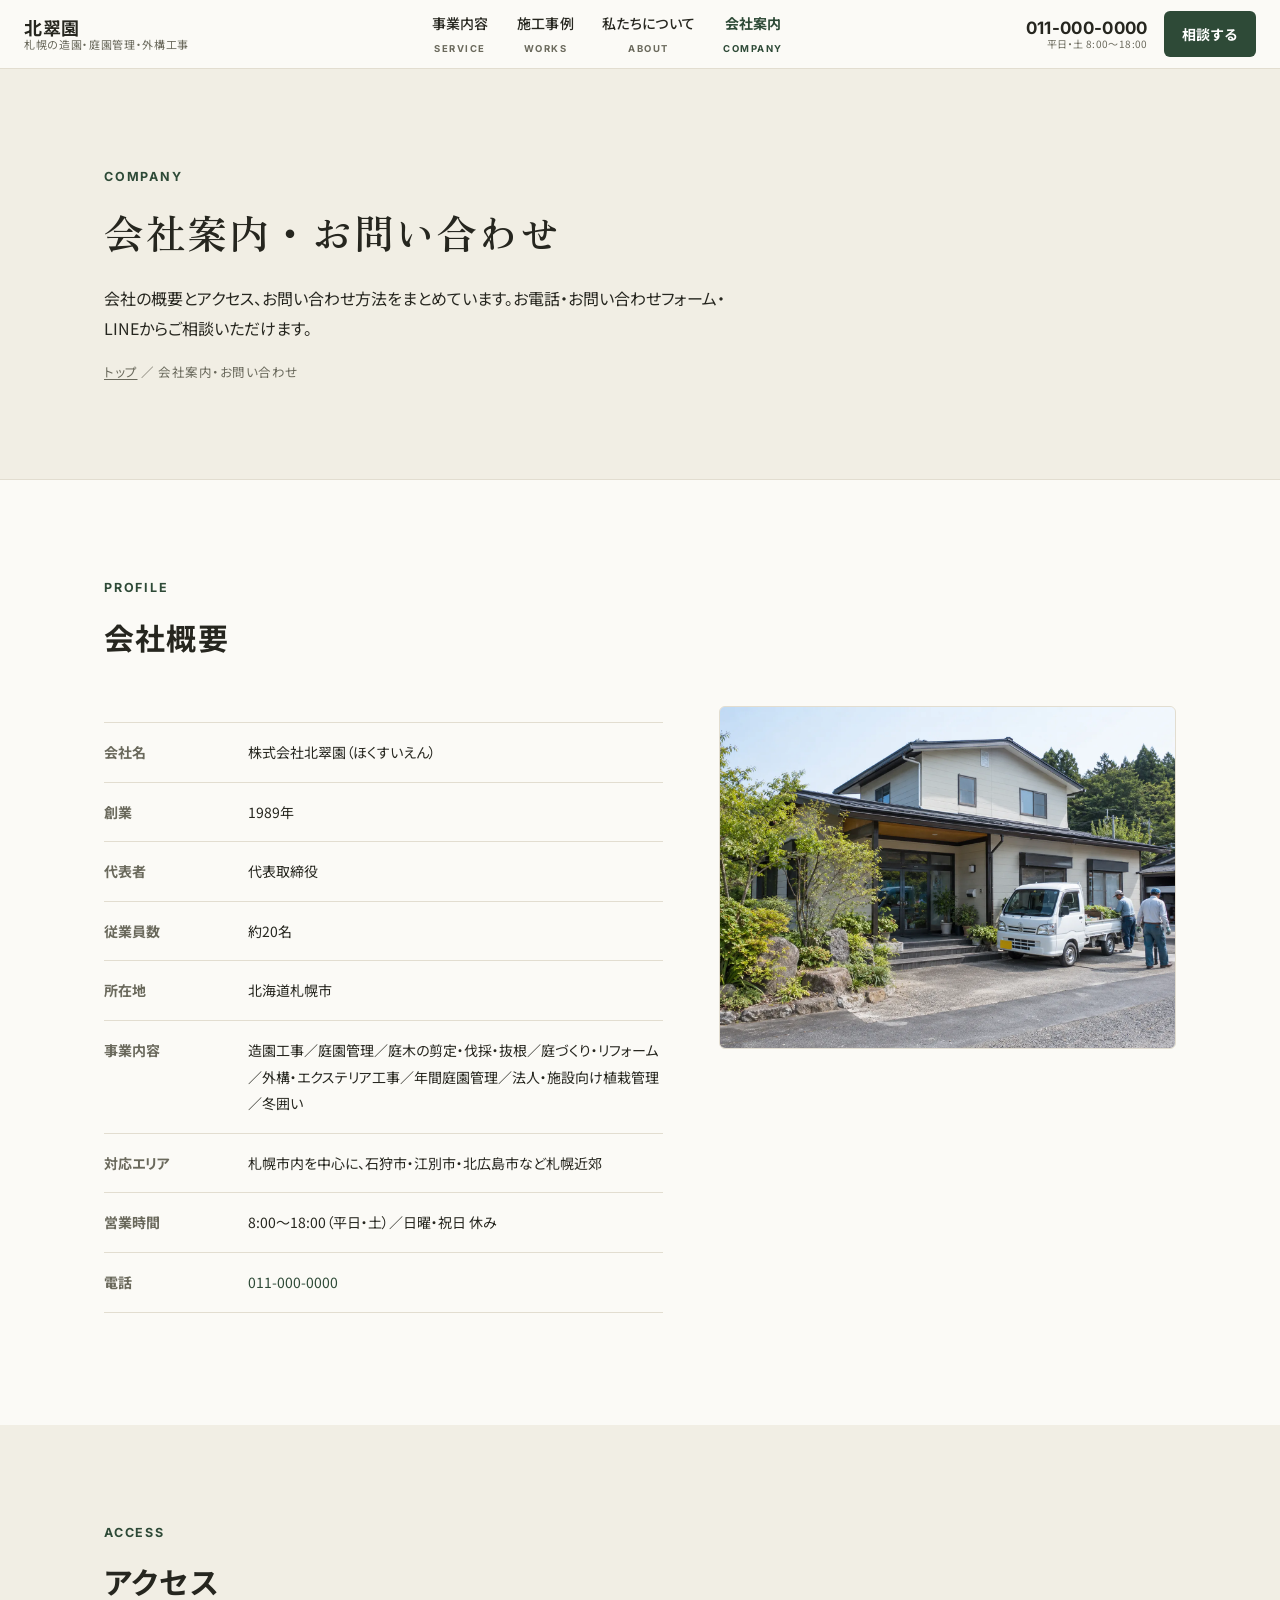
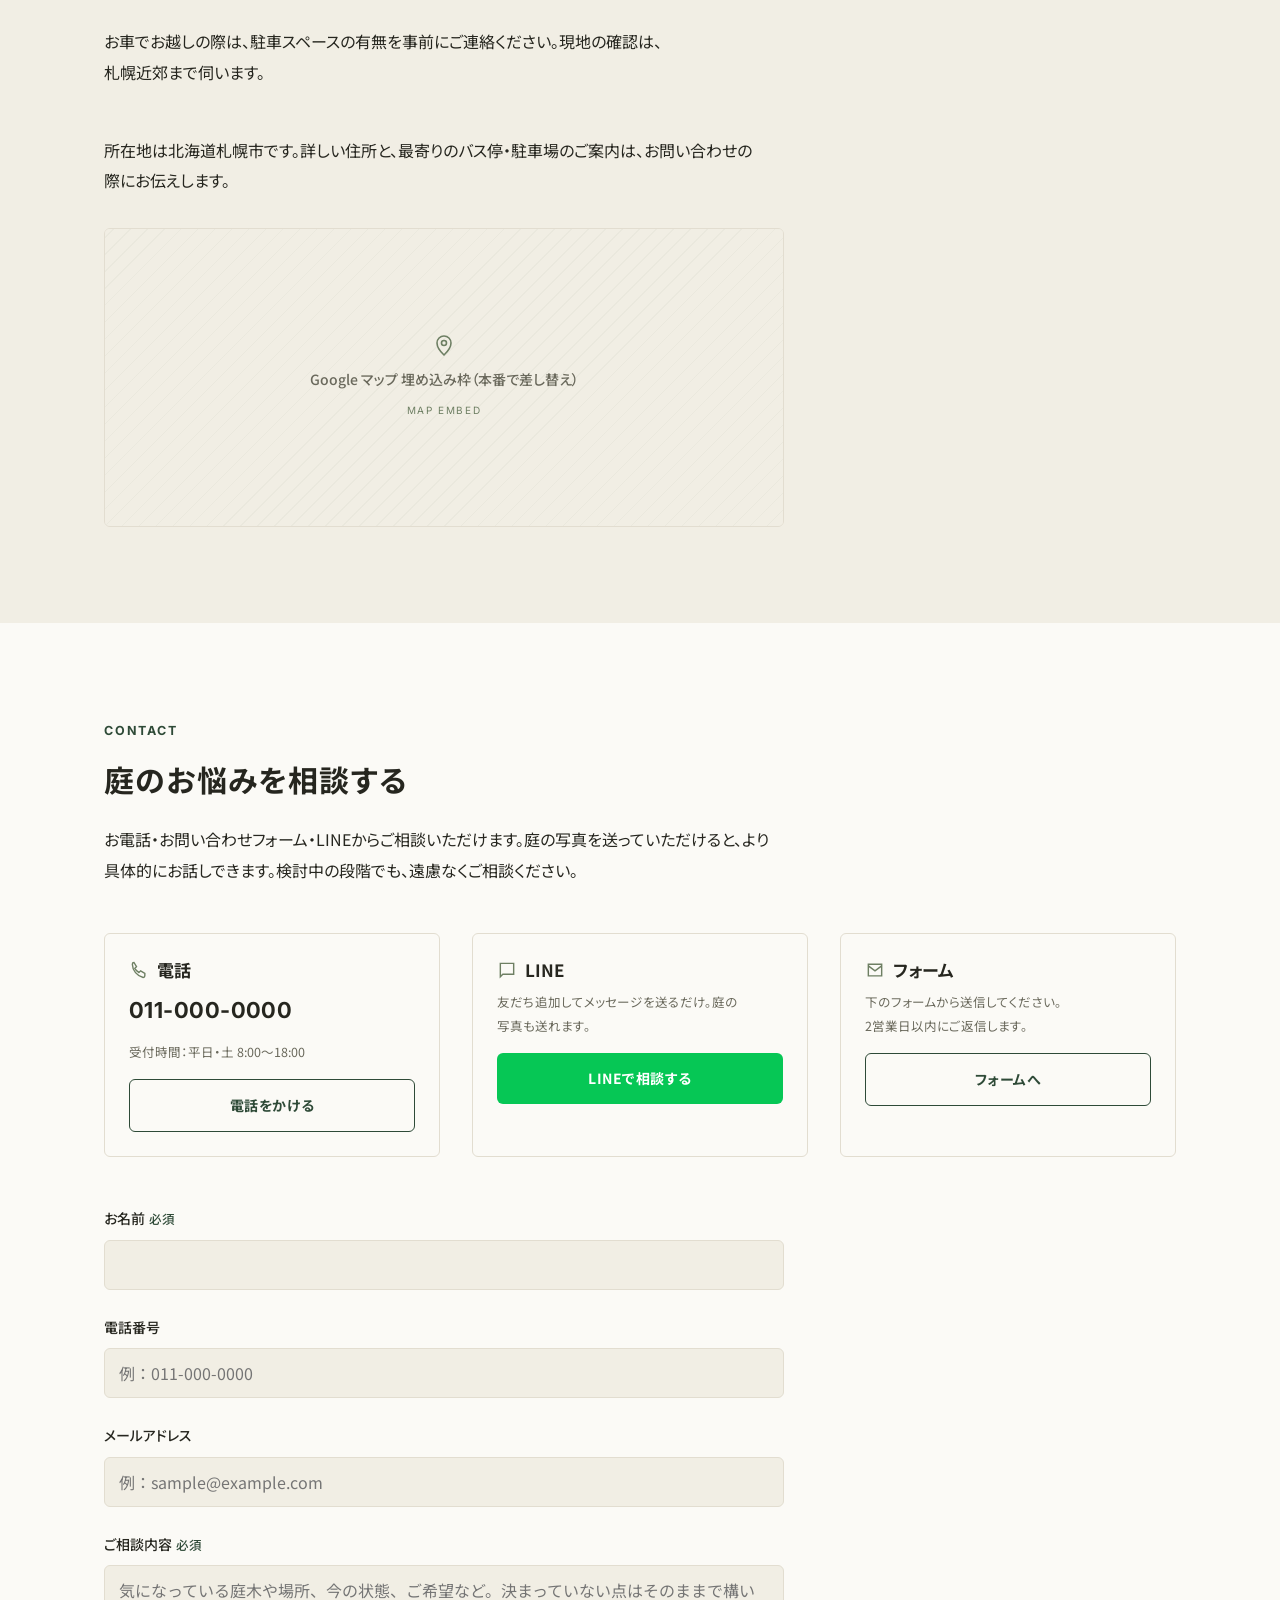
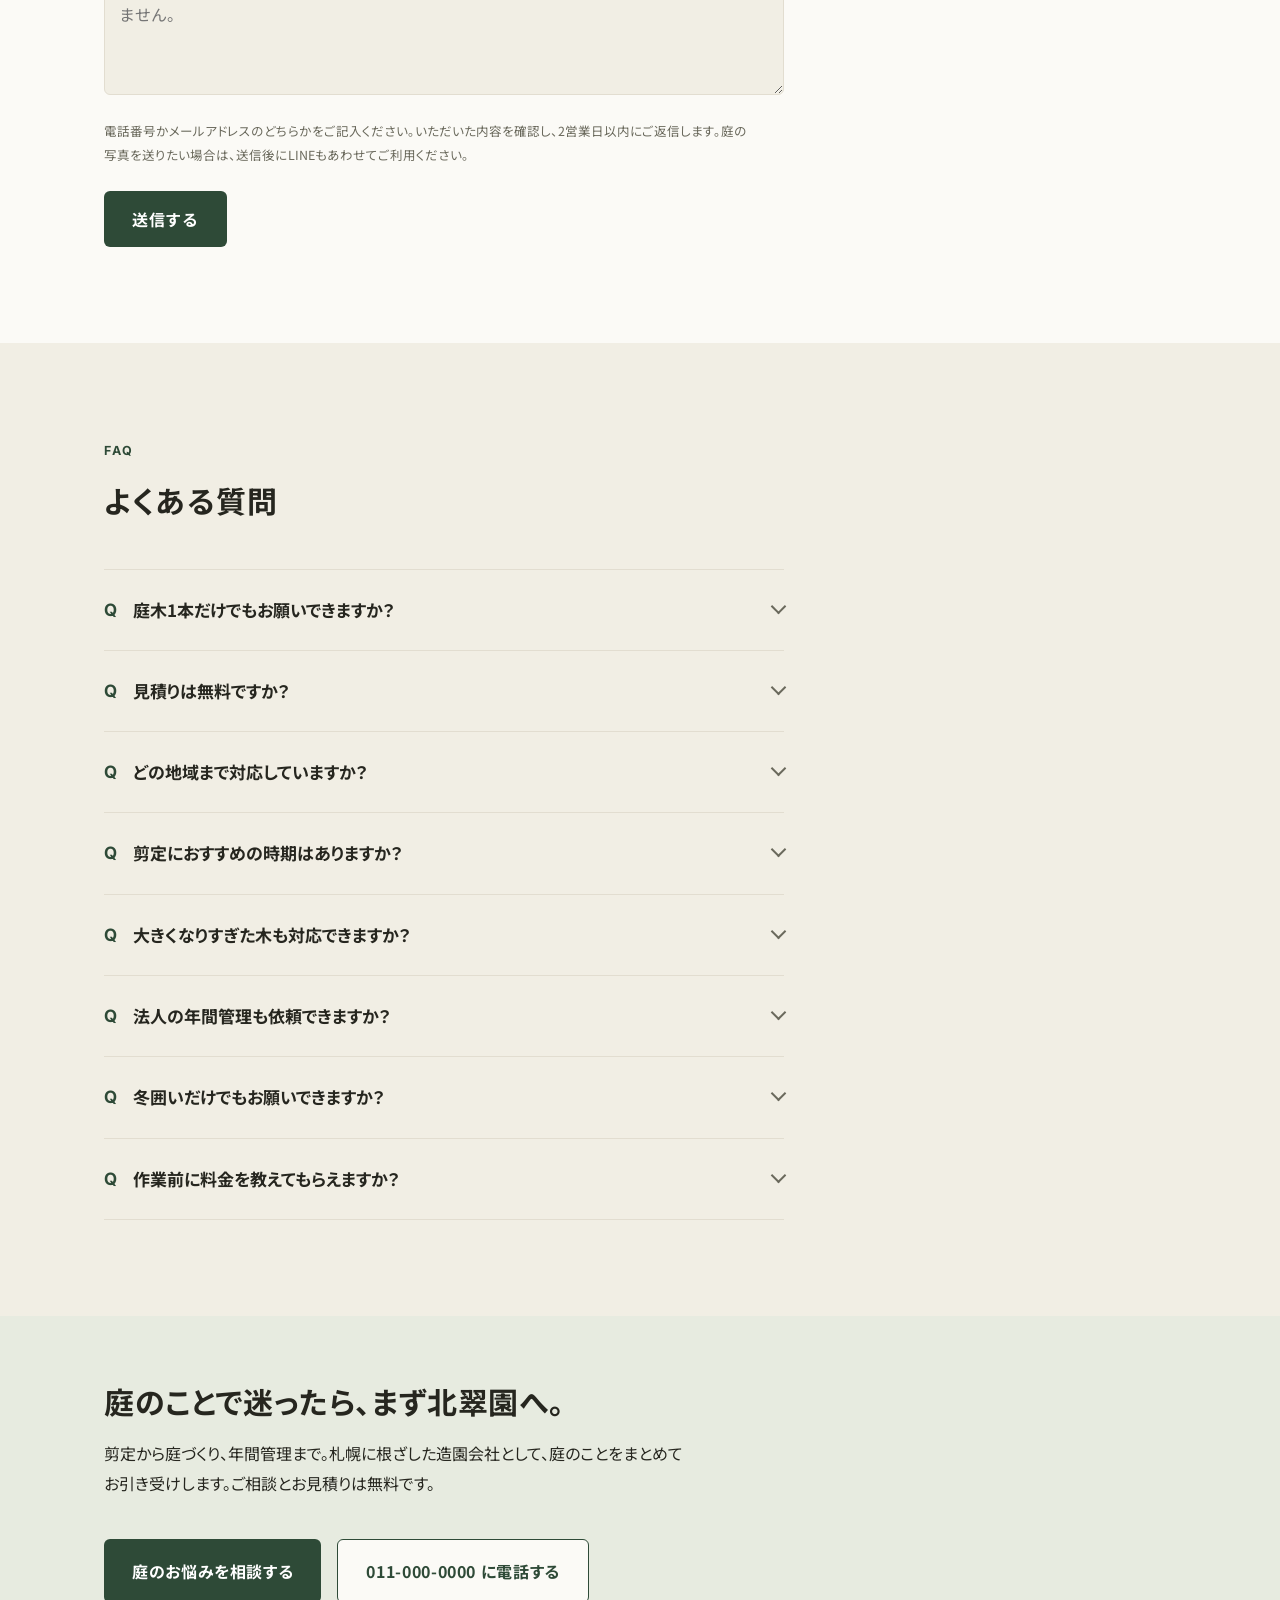
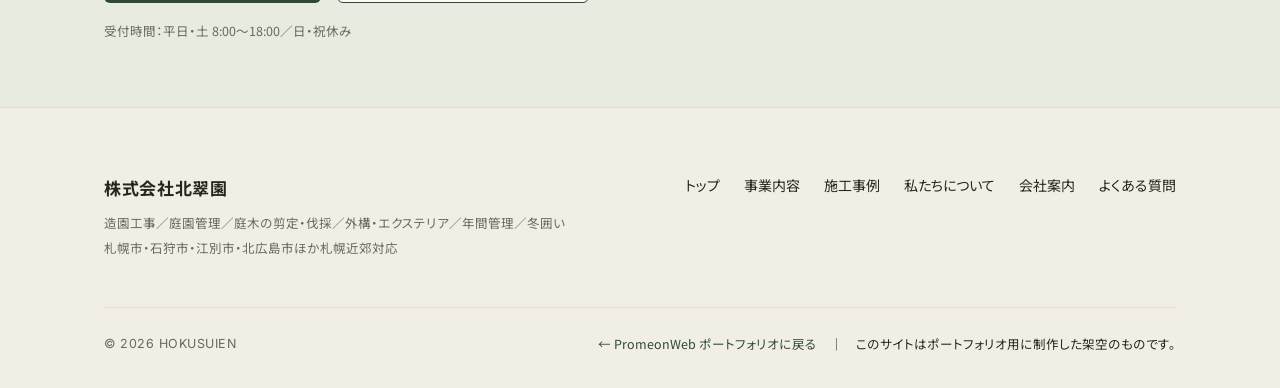
<file: samples/02-hokusuien/company.html>
<!DOCTYPE html>
<html lang="ja">
<head>
<meta charset="utf-8">
<meta name="viewport" content="width=device-width, initial-scale=1">
<title>会社案内・お問い合わせ｜株式会社北翠園｜札幌の造園会社（会社概要・アクセス・FAQ）</title>
<meta name="description" content="株式会社北翠園の会社概要・所在地・対応エリア・営業時間と、お問い合わせ（電話・メールフォーム・LINE）のご案内。よくある質問もこちらにまとめています。札幌市・石狩市・江別市・北広島市など札幌近郊の造園・剪定・植栽管理のご相談を承ります。">
<meta name="robots" content="noindex">
<link rel="canonical" href="company.html">
<meta property="og:type" content="website">
<meta property="og:title" content="会社案内・お問い合わせ｜株式会社北翠園">
<meta property="og:description" content="札幌の造園会社 北翠園の会社概要・アクセス・お問い合わせ・よくある質問。">

<link rel="preconnect" href="https://fonts.googleapis.com">
<link rel="preconnect" href="https://fonts.gstatic.com" crossorigin>
<link rel="stylesheet" href="https://fonts.googleapis.com/css2?family=Inter:wght@400;500;700&family=Noto+Sans+JP:wght@400;500;700&family=Zen+Old+Mincho:wght@500;600;700&display=swap">
<link rel="stylesheet" href="assets/style.css">
</head>
<body>

<a class="skip-link" href="#main">本文へスキップ</a>

<!-- ============ HEADER（全ページ共通） ============ -->
<header class="site-header" id="top">
  <div class="site-header__inner">
    <a href="index.html" class="brand" aria-label="株式会社北翠園 トップへ">
      <b>北翠園</b>
      <span>札幌の造園・庭園管理・外構工事</span>
    </a>

    <nav class="nav" id="nav" aria-label="サイト内ナビゲーション">
      <a href="service.html">事業内容<small>Service</small></a>
      <a href="works.html">施工事例<small>Works</small></a>
      <a href="about.html">私たちについて<small>About</small></a>
      <a href="company.html" aria-current="page">会社案内<small>Company</small></a>
      <span class="nav__cta"><a class="btn primary" href="#contact">庭のお悩みを相談する</a></span>
    </nav>

    <div class="header-cta">
      <a class="header-tel" href="tel:0110000000" aria-label="電話でのお問い合わせ 011-000-0000">
        <b>011-000-0000</b>
        <span>平日・土 8:00〜18:00</span>
      </a>
      <a class="btn primary" href="#contact">相談する</a>
    </div>

    <button type="button" class="nav-toggle" aria-label="メニューを開く" aria-expanded="false" aria-controls="nav">
      <i></i><i></i><i></i>
    </button>
  </div>
</header>

<main id="main">

  <!-- ============ ページヘッダー ============ -->
  <section class="page-head">
    <div class="container">
      <p class="eyebrow" data-animate>Company</p>
      <h1 data-animate data-delay="1">会社案内・お問い合わせ</h1>
      <p class="lead" data-animate data-delay="2">会社の概要とアクセス、お問い合わせ方法をまとめています。お電話・お問い合わせフォーム・LINEからご相談いただけます。</p>
      <p class="crumbs" data-animate data-delay="2"><a href="index.html">トップ</a> ／ 会社案内・お問い合わせ</p>
    </div>
  </section>

  <!-- ============ 会社概要 ============ -->
  <section class="section" id="profile" aria-labelledby="profile-h">
    <div class="container">
      <div class="section-head" data-animate>
        <p class="eyebrow">Profile</p>
        <h2 id="profile-h">会社概要</h2>
      </div>

      <div class="company-grid">
        <dl class="profile" data-animate>
          <div><dt>会社名</dt><dd>株式会社北翠園（ほくすいえん）</dd></div>
          <div><dt>創業</dt><dd>1989年</dd></div>
          <div><dt>代表者</dt><dd>代表取締役</dd></div>
          <div><dt>従業員数</dt><dd>約20名</dd></div>
          <div><dt>所在地</dt><dd>北海道札幌市</dd></div>
          <div><dt>事業内容</dt><dd>造園工事／庭園管理／庭木の剪定・伐採・抜根／庭づくり・リフォーム／外構・エクステリア工事／年間庭園管理／法人・施設向け植栽管理／冬囲い</dd></div>
          <div><dt>対応エリア</dt><dd>札幌市内を中心に、石狩市・江別市・北広島市など札幌近郊</dd></div>
          <div><dt>営業時間</dt><dd>8:00〜18:00（平日・土）／日曜・祝日 休み</dd></div>
          <div><dt>電話</dt><dd><a href="tel:0110000000">011-000-0000</a></dd></div>
        </dl>
        <div class="col-media" data-animate data-delay="1">
          <div class="media r-4x3"><img src="assets/img/company/company-exterior.webp" width="1448" height="1086" alt="株式会社北翠園の外観と作業車" loading="lazy" decoding="async"></div>
        </div>
      </div>
    </div>
  </section>

  <!-- ============ アクセス ============ -->
  <section class="section bg-surface" id="access" aria-labelledby="access-h">
    <div class="container">
      <div class="section-head" data-animate>
        <p class="eyebrow">Access</p>
        <h2 id="access-h">アクセス</h2>
        <p class="lead">お車でお越しの際は、駐車スペースの有無を事前にご連絡ください。現地の確認は、札幌近郊まで伺います。</p>
      </div>

      <div class="area" data-animate>
        <p>所在地は北海道札幌市です。詳しい住所と、最寄りのバス停・駐車場のご案内は、お問い合わせの際にお伝えします。</p>
        <div class="map-embed">
          <!-- 本番では Google マップの iframe 埋め込みに差し替え -->
          <div class="media">
            <div class="media__ph">
              <svg viewBox="0 0 24 24" stroke-width="1.6"><path d="M12 21s-7-6.5-7-12a7 7 0 0 1 14 0c0 5.5-7 12-7 12z"/><circle cx="12" cy="9" r="2.5"/></svg>
              <span>Google マップ 埋め込み枠（本番で差し替え）</span>
              <small>MAP EMBED</small>
            </div>
          </div>
        </div>
      </div>
    </div>
  </section>

  <!-- ============ お問い合わせ / CONTACT ============ -->
  <section class="section" id="contact" aria-labelledby="contact-h">
    <div class="container">
      <div class="section-head" data-animate>
        <p class="eyebrow">Contact</p>
        <h2 id="contact-h">庭のお悩みを相談する</h2>
        <p class="lead">お電話・お問い合わせフォーム・LINEからご相談いただけます。庭の写真を送っていただけると、より具体的にお話しできます。検討中の段階でも、遠慮なくご相談ください。</p>
      </div>

      <div class="contact-routes" data-animate>
        <div class="route">
          <h3><svg viewBox="0 0 24 24" stroke-width="1.7"><path d="M6 3l3 5-2 2a12 12 0 0 0 5 5l2-2 5 3v3a2 2 0 0 1-2 2A17 17 0 0 1 4 5a2 2 0 0 1 2-2z"/></svg>電話</h3>
          <p class="tel">011-000-0000</p>
          <p>受付時間：平日・土 8:00〜18:00</p>
          <a class="btn secondary block" href="tel:0110000000">電話をかける</a>
        </div>
        <div class="route">
          <h3><svg viewBox="0 0 24 24" stroke-width="1.7"><path d="M4 4h16v13H7l-3 3z"/></svg>LINE</h3>
          <p>友だち追加してメッセージを送るだけ。庭の写真も送れます。</p>
          <a class="btn line block" href="#" aria-label="LINEで相談する">LINEで相談する</a>
        </div>
        <div class="route">
          <h3><svg viewBox="0 0 24 24" stroke-width="1.7"><path d="M4 5h16v14H4z"/><path d="M4 7l8 6 8-6"/></svg>フォーム</h3>
          <p>下のフォームから送信してください。2営業日以内にご返信します。</p>
          <a class="btn secondary block" href="#contact-form">フォームへ</a>
        </div>
      </div>

      <!-- 本番では action をフォーム送信先（例：Formspree 等）に接続してください。 -->
      <form class="form" id="contact-form" action="#" method="post" data-animate>
        <div class="field">
          <label for="f-name">お名前<span class="req">必須</span></label>
          <input id="f-name" name="name" type="text" required autocomplete="name">
        </div>
        <div class="field">
          <label for="f-tel">電話番号</label>
          <input id="f-tel" name="tel" type="tel" autocomplete="tel" placeholder="例：011-000-0000">
        </div>
        <div class="field">
          <label for="f-email">メールアドレス</label>
          <input id="f-email" name="email" type="email" autocomplete="email" placeholder="例：sample@example.com">
        </div>
        <div class="field">
          <label for="f-message">ご相談内容<span class="req">必須</span></label>
          <textarea id="f-message" name="message" required placeholder="気になっている庭木や場所、今の状態、ご希望など。決まっていない点はそのままで構いません。"></textarea>
        </div>
        <p class="form-note">電話番号かメールアドレスのどちらかをご記入ください。いただいた内容を確認し、2営業日以内にご返信します。庭の写真を送りたい場合は、送信後にLINEもあわせてご利用ください。</p>
        <div><button type="submit" class="btn primary">送信する</button></div>
      </form>

      <div class="form-done" id="contact-done" hidden data-animate>
        <h3>送信いただき、ありがとうございます。</h3>
        <p>内容を確認のうえ、2営業日以内にご返信いたします。お急ぎの場合は、お電話またはLINEでもご相談いただけます。</p>
        <button type="button" class="btn secondary" id="contact-reset" style="margin-top: var(--space-24)">別の内容で送る</button>
      </div>
    </div>
  </section>

  <!-- ============ よくある質問 / FAQ（8問） ============ -->
  <section class="section bg-surface" id="faq" aria-labelledby="faq-h">
    <div class="container">
      <div class="section-head" data-animate>
        <p class="eyebrow">FAQ</p>
        <h2 id="faq-h">よくある質問</h2>
      </div>

      <div class="faq" data-animate>
        <details>
          <summary>庭木1本だけでもお願いできますか？</summary>
          <div class="faq__a">はい。庭木1本の剪定や、枝が1本はみ出しているといったご相談から承っています。「これくらいで頼んでいいのかな」という内容でも遠慮なくご相談ください。</div>
        </details>
        <details>
          <summary>見積りは無料ですか？</summary>
          <div class="faq__a">はい。現地を確認したうえでのお見積りは無料です。写真をお送りいただければ、おおよその費用感を先にお伝えすることもできます。ご相談後にお断りいただいても問題ありません。</div>
        </details>
        <details>
          <summary>どの地域まで対応していますか？</summary>
          <div class="faq__a">札幌市内を中心に、石狩市・江別市・北広島市など札幌近郊に対応しています。エリア外でも内容によってはお受けできる場合がありますので、まずは場所と内容をお知らせください。</div>
        </details>
        <details>
          <summary>剪定におすすめの時期はありますか？</summary>
          <div class="faq__a">木の種類によって適した時期が変わります。落葉樹は葉を落とした後の時期、常緑樹は新芽が落ち着いた時期が目安です。年間管理では、木ごとに時期を分けて計画します。迷う場合はご相談ください。</div>
        </details>
        <details>
          <summary>大きくなりすぎた木も対応できますか？</summary>
          <div class="faq__a">はい。高木の剪定や、建物・電線に近い木の伐採にも対応しています。周囲の状況に応じて分割して作業し、切り株の抜根（掘り取り）まで承ります。</div>
        </details>
        <details>
          <summary>法人の年間管理も依頼できますか？</summary>
          <div class="faq__a">はい。マンション、店舗、企業、病院、福祉施設などの植栽・樹木の年間管理を行っています。管理計画とお見積りを作成のうえ、定期巡回で対応します。</div>
        </details>
        <details>
          <summary>冬囲いだけでもお願いできますか？</summary>
          <div class="faq__a">はい。冬囲いのみのご依頼も承っています。雪が積もる前の時期は混み合いますので、早めにご連絡いただけると調整しやすくなります。春の囲い外しもあわせて承れます。</div>
        </details>
        <details>
          <summary>作業前に料金を教えてもらえますか？</summary>
          <div class="faq__a">はい。現地確認のうえ、作業内容とお見積りをご提示してからのご契約です。ご確認いただかないまま作業を進めることはありません。お支払い方法も事前にご相談ください。</div>
        </details>
      </div>
    </div>
  </section>

  <!-- ============ CTA帯 ============ -->
  <section class="section band bg-accent cta-band" aria-labelledby="cta-h">
    <div class="container">
      <h2 id="cta-h" data-animate>庭のことで迷ったら、まず北翠園へ。</h2>
      <p data-animate>剪定から庭づくり、年間管理まで。札幌に根ざした造園会社として、庭のことをまとめてお引き受けします。ご相談とお見積りは無料です。</p>
      <div class="cta-row" data-animate>
        <a class="btn primary" href="#contact">庭のお悩みを相談する</a>
        <a class="btn secondary" href="tel:0110000000">011-000-0000 に電話する</a>
      </div>
      <p class="fine" data-animate>受付時間：平日・土 8:00〜18:00／日・祝休み</p>
    </div>
  </section>

</main>

<!-- ============ FOOTER（全ページ共通） ============ -->
<footer class="site-footer">
  <div class="container">
    <div class="footer-top">
      <div class="footer-brand">
        <b>株式会社北翠園</b>
        <p>造園工事／庭園管理／庭木の剪定・伐採／外構・エクステリア／年間管理／冬囲い</p>
        <p>札幌市・石狩市・江別市・北広島市ほか札幌近郊対応</p>
      </div>
      <nav class="footer-nav" aria-label="フッターナビゲーション">
        <a href="index.html">トップ</a>
        <a href="service.html">事業内容</a>
        <a href="works.html">施工事例</a>
        <a href="about.html">私たちについて</a>
        <a href="company.html">会社案内</a>
        <a href="company.html#faq">よくある質問</a>
      </nav>
    </div>
    <div class="footer-bottom">
      <p>&copy; 2026 HOKUSUIEN</p>
      <span class="footer-portfolio"><a href="../../index.html#works">← PromeonWeb ポートフォリオに戻る</a>　｜　このサイトはポートフォリオ用に制作した架空のものです。</span>
    </div>
  </div>
</footer>

<!-- ============ mobile fixed CTA bar（全ページ共通） ============ -->
<nav class="cta-bar" aria-label="お問い合わせ">
  <a href="tel:0110000000"><svg viewBox="0 0 24 24" stroke-width="1.7"><path d="M6 3l3 5-2 2a12 12 0 0 0 5 5l2-2 5 3v3a2 2 0 0 1-2 2A17 17 0 0 1 4 5a2 2 0 0 1 2-2z"/></svg>電話</a>
  <a href="#" class="is-line"><svg viewBox="0 0 24 24" stroke-width="1.7"><path d="M4 4h16v13H7l-3 3z"/></svg>LINE</a>
  <a href="#contact"><svg viewBox="0 0 24 24" stroke-width="1.7"><path d="M4 5h16v14H4z"/><path d="M4 7l8 6 8-6"/></svg>フォーム</a>
</nav>

<script src="assets/app.js"></script>
</body>
</html>
</file>
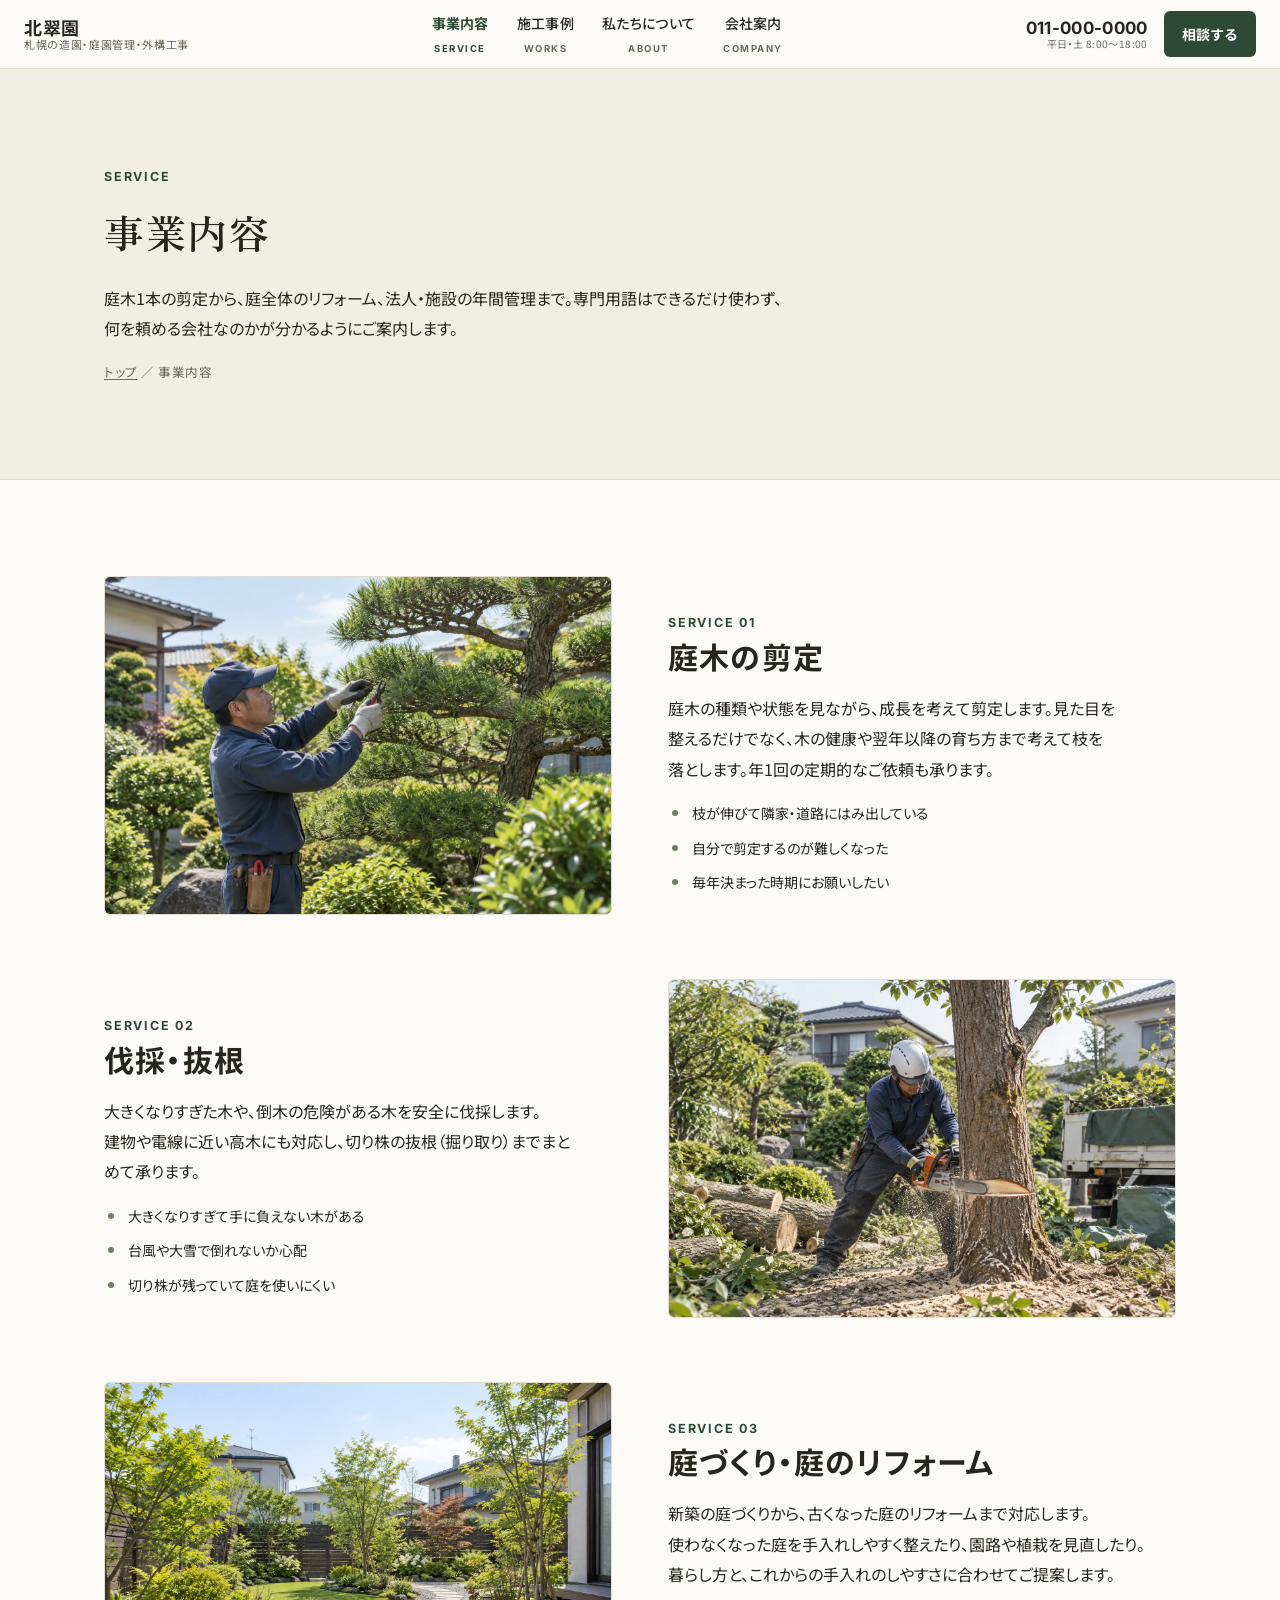
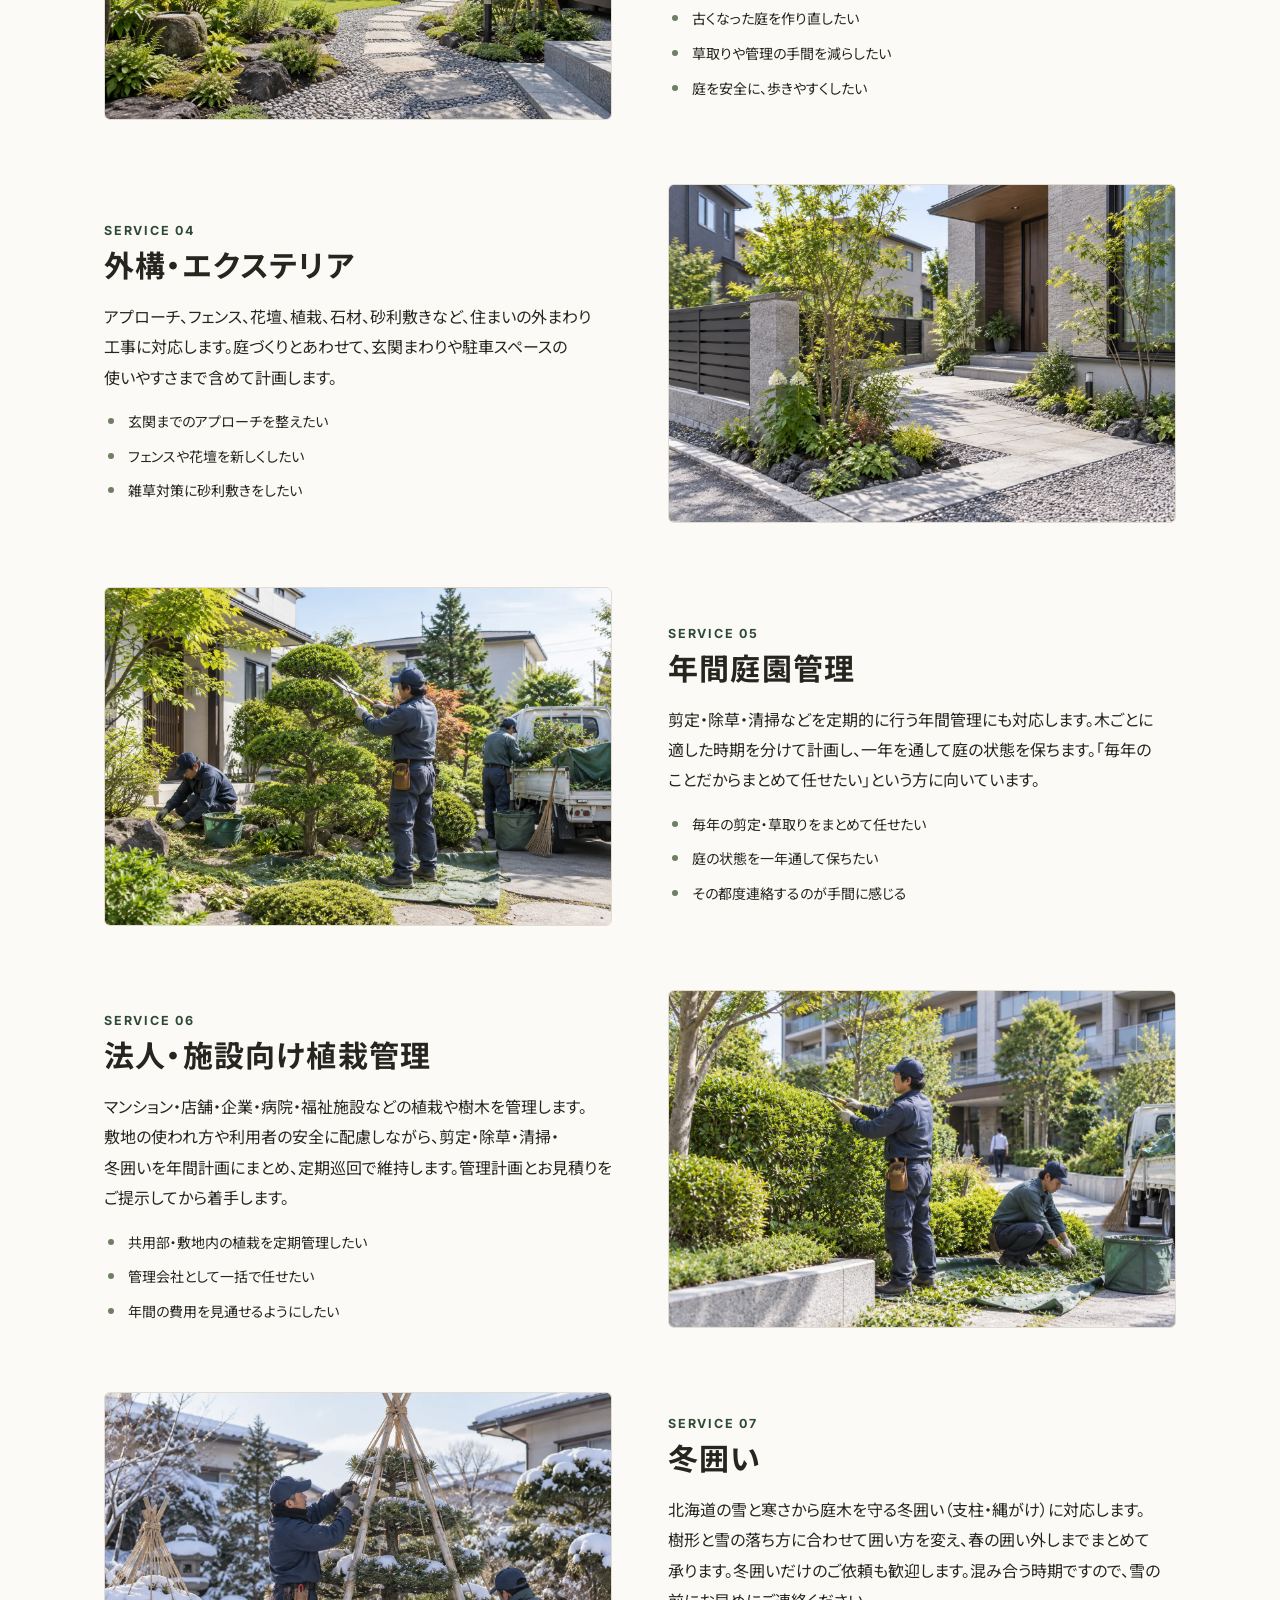
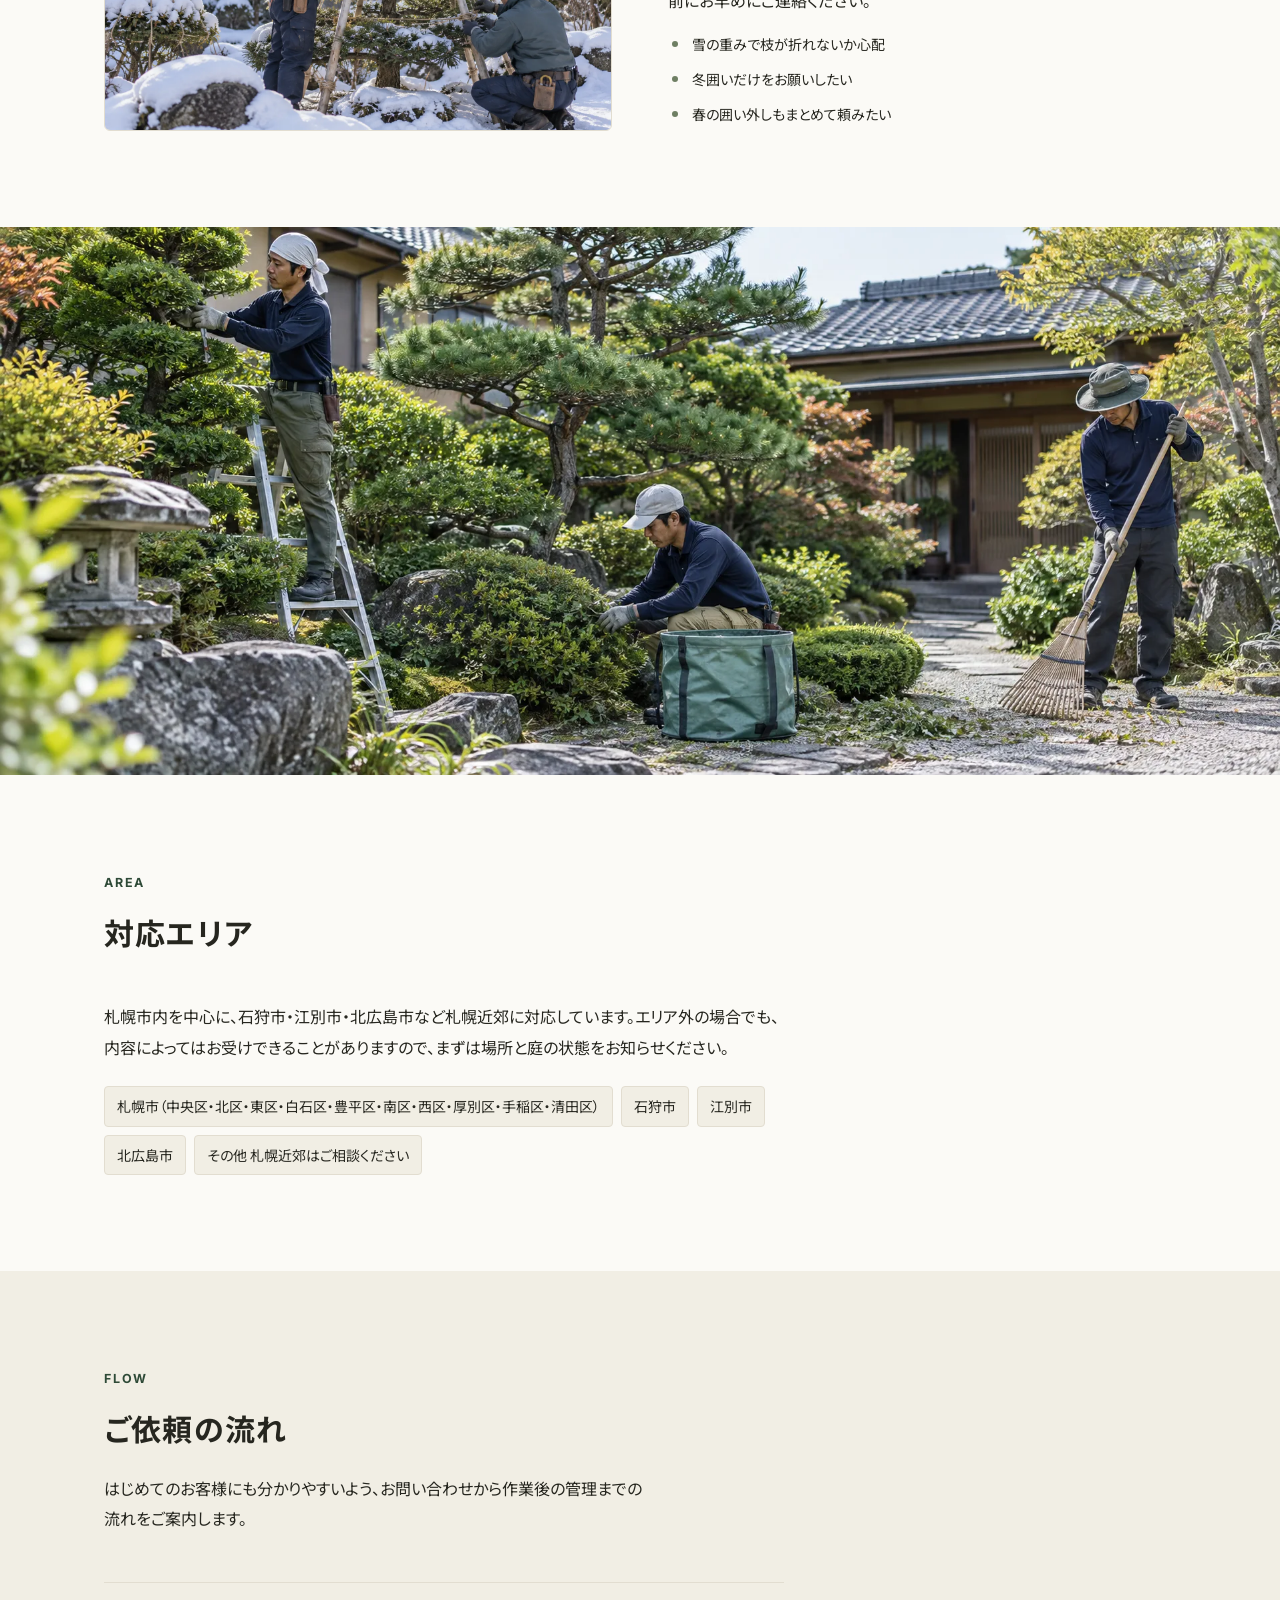
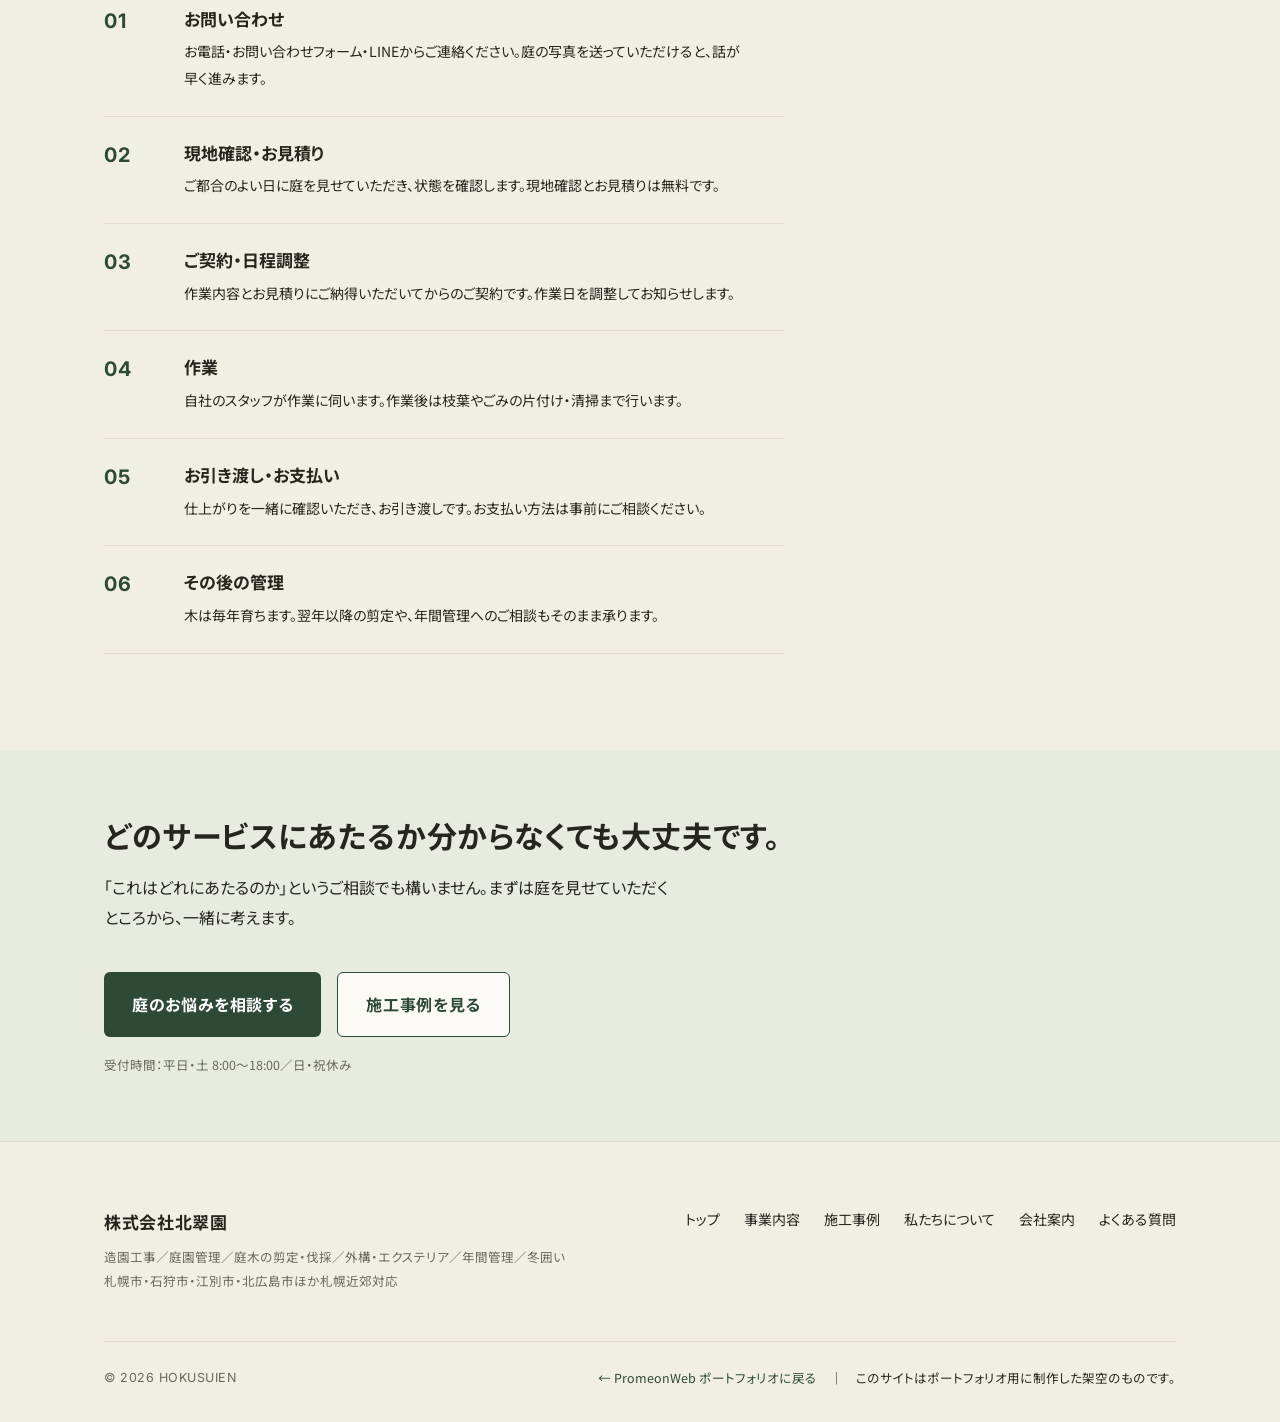
<file: samples/02-hokusuien/service.html>
<!DOCTYPE html>
<html lang="ja">
<head>
<meta charset="utf-8">
<meta name="viewport" content="width=device-width, initial-scale=1">
<title>事業内容｜株式会社北翠園｜札幌の剪定・伐採・庭づくり・年間管理・植栽管理・冬囲い</title>
<meta name="description" content="株式会社北翠園の事業内容。庭木の剪定、伐採・抜根、庭づくり・庭のリフォーム、外構・エクステリア、年間庭園管理、法人・施設向け植栽管理、冬囲い。札幌市・石狩市・江別市・北広島市など札幌近郊に対応。ご依頼の流れもご案内します。">
<meta name="robots" content="noindex">
<link rel="canonical" href="service.html">
<meta property="og:type" content="website">
<meta property="og:title" content="事業内容｜株式会社北翠園">
<meta property="og:description" content="剪定・伐採・庭づくり・外構・年間管理・法人向け植栽管理・冬囲い。札幌の造園会社 北翠園の対応内容。">

<link rel="preconnect" href="https://fonts.googleapis.com">
<link rel="preconnect" href="https://fonts.gstatic.com" crossorigin>
<link rel="stylesheet" href="https://fonts.googleapis.com/css2?family=Inter:wght@400;500;700&family=Noto+Sans+JP:wght@400;500;700&family=Zen+Old+Mincho:wght@500;600;700&display=swap">
<link rel="stylesheet" href="assets/style.css">
</head>
<body>

<a class="skip-link" href="#main">本文へスキップ</a>

<!-- ============ HEADER（全ページ共通） ============ -->
<header class="site-header" id="top">
  <div class="site-header__inner">
    <a href="index.html" class="brand" aria-label="株式会社北翠園 トップへ">
      <b>北翠園</b>
      <span>札幌の造園・庭園管理・外構工事</span>
    </a>

    <nav class="nav" id="nav" aria-label="サイト内ナビゲーション">
      <a href="service.html" aria-current="page">事業内容<small>Service</small></a>
      <a href="works.html">施工事例<small>Works</small></a>
      <a href="about.html">私たちについて<small>About</small></a>
      <a href="company.html">会社案内<small>Company</small></a>
      <span class="nav__cta"><a class="btn primary" href="company.html#contact">庭のお悩みを相談する</a></span>
    </nav>

    <div class="header-cta">
      <a class="header-tel" href="tel:0110000000" aria-label="電話でのお問い合わせ 011-000-0000">
        <b>011-000-0000</b>
        <span>平日・土 8:00〜18:00</span>
      </a>
      <a class="btn primary" href="company.html#contact">相談する</a>
    </div>

    <button type="button" class="nav-toggle" aria-label="メニューを開く" aria-expanded="false" aria-controls="nav">
      <i></i><i></i><i></i>
    </button>
  </div>
</header>

<main id="main">

  <!-- ============ ページヘッダー ============ -->
  <section class="page-head">
    <div class="container">
      <p class="eyebrow" data-animate>Service</p>
      <h1 data-animate data-delay="1">事業内容</h1>
      <p class="lead" data-animate data-delay="2">庭木1本の剪定から、庭全体のリフォーム、法人・施設の年間管理まで。専門用語はできるだけ使わず、何を頼める会社なのかが分かるようにご案内します。</p>
      <p class="crumbs" data-animate data-delay="2"><a href="index.html">トップ</a> ／ 事業内容</p>
    </div>
  </section>

  <!-- ============ サービス詳細 ×7（2カラム左右交互） ============ -->
  <section class="section" aria-label="サービス詳細">
    <div class="container">

      <div class="two-col" id="pruning">
        <div class="col-media" data-animate>
          <div class="media r-3x2"><img src="assets/img/service/service-01-pruning.webp" width="1536" height="1024" alt="庭木の剪定作業" loading="lazy" decoding="async"></div>
        </div>
        <div class="col-text" data-animate data-delay="1">
          <p class="mini-num">SERVICE 01</p>
          <h2>庭木の剪定</h2>
          <p>庭木の種類や状態を見ながら、成長を考えて剪定します。見た目を整えるだけでなく、木の健康や翌年以降の育ち方まで考えて枝を落とします。年1回の定期的なご依頼も承ります。</p>
          <ul class="mini-list">
            <li>枝が伸びて隣家・道路にはみ出している</li>
            <li>自分で剪定するのが難しくなった</li>
            <li>毎年決まった時期にお願いしたい</li>
          </ul>
        </div>
      </div>

      <div class="two-col reverse" id="felling">
        <div class="col-media" data-animate>
          <div class="media r-3x2"><img src="assets/img/service/service-02-felling.webp" width="1536" height="1024" alt="庭木の伐採・抜根の作業" loading="lazy" decoding="async"></div>
        </div>
        <div class="col-text" data-animate data-delay="1">
          <p class="mini-num">SERVICE 02</p>
          <h2>伐採・抜根</h2>
          <p>大きくなりすぎた木や、倒木の危険がある木を安全に伐採します。建物や電線に近い高木にも対応し、切り株の抜根（掘り取り）までまとめて承ります。</p>
          <ul class="mini-list">
            <li>大きくなりすぎて手に負えない木がある</li>
            <li>台風や大雪で倒れないか心配</li>
            <li>切り株が残っていて庭を使いにくい</li>
          </ul>
        </div>
      </div>

      <div class="two-col" id="garden">
        <div class="col-media" data-animate>
          <div class="media r-3x2"><img src="assets/img/service/service-03-garden.webp" width="1536" height="1024" alt="庭のリフォーム施工後の様子" loading="lazy" decoding="async"></div>
        </div>
        <div class="col-text" data-animate data-delay="1">
          <p class="mini-num">SERVICE 03</p>
          <h2>庭づくり・庭のリフォーム</h2>
          <p>新築の庭づくりから、古くなった庭のリフォームまで対応します。使わなくなった庭を手入れしやすく整えたり、園路や植栽を見直したり。暮らし方と、これからの手入れのしやすさに合わせてご提案します。</p>
          <ul class="mini-list">
            <li>古くなった庭を作り直したい</li>
            <li>草取りや管理の手間を減らしたい</li>
            <li>庭を安全に、歩きやすくしたい</li>
          </ul>
        </div>
      </div>

      <div class="two-col reverse" id="exterior">
        <div class="col-media" data-animate>
          <div class="media r-3x2"><img src="assets/img/service/service-04-exterior.webp" width="1536" height="1024" alt="アプローチや花壇などの外構・エクステリア" loading="lazy" decoding="async"></div>
        </div>
        <div class="col-text" data-animate data-delay="1">
          <p class="mini-num">SERVICE 04</p>
          <h2>外構・エクステリア</h2>
          <p>アプローチ、フェンス、花壇、植栽、石材、砂利敷きなど、住まいの外まわり工事に対応します。庭づくりとあわせて、玄関まわりや駐車スペースの使いやすさまで含めて計画します。</p>
          <ul class="mini-list">
            <li>玄関までのアプローチを整えたい</li>
            <li>フェンスや花壇を新しくしたい</li>
            <li>雑草対策に砂利敷きをしたい</li>
          </ul>
        </div>
      </div>

      <div class="two-col" id="annual">
        <div class="col-media" data-animate>
          <div class="media r-3x2"><img src="assets/img/service/service-05-annual.webp" width="1536" height="1024" alt="年間管理での定期的な剪定・除草の作業" loading="lazy" decoding="async"></div>
        </div>
        <div class="col-text" data-animate data-delay="1">
          <p class="mini-num">SERVICE 05</p>
          <h2>年間庭園管理</h2>
          <p>剪定・除草・清掃などを定期的に行う年間管理にも対応します。木ごとに適した時期を分けて計画し、一年を通して庭の状態を保ちます。「毎年のことだからまとめて任せたい」という方に向いています。</p>
          <ul class="mini-list">
            <li>毎年の剪定・草取りをまとめて任せたい</li>
            <li>庭の状態を一年通して保ちたい</li>
            <li>その都度連絡するのが手間に感じる</li>
          </ul>
        </div>
      </div>

      <div class="two-col reverse" id="business">
        <div class="col-media" data-animate>
          <div class="media r-3x2"><img src="assets/img/service/service-06-business.webp" width="1536" height="1024" alt="マンション・施設の植栽管理の様子" loading="lazy" decoding="async"></div>
        </div>
        <div class="col-text" data-animate data-delay="1">
          <p class="mini-num">SERVICE 06</p>
          <h2>法人・施設向け植栽管理</h2>
          <p>マンション・店舗・企業・病院・福祉施設などの植栽や樹木を管理します。敷地の使われ方や利用者の安全に配慮しながら、剪定・除草・清掃・冬囲いを年間計画にまとめ、定期巡回で維持します。管理計画とお見積りをご提示してから着手します。</p>
          <ul class="mini-list">
            <li>共用部・敷地内の植栽を定期管理したい</li>
            <li>管理会社として一括で任せたい</li>
            <li>年間の費用を見通せるようにしたい</li>
          </ul>
        </div>
      </div>

      <div class="two-col" id="winter">
        <div class="col-media" data-animate>
          <div class="media r-3x2"><img src="assets/img/service/service-07-winter.webp" width="1536" height="1024" alt="庭木の冬囲い（支柱・縄がけ）" loading="lazy" decoding="async"></div>
        </div>
        <div class="col-text" data-animate data-delay="1">
          <p class="mini-num">SERVICE 07</p>
          <h2>冬囲い</h2>
          <p>北海道の雪と寒さから庭木を守る冬囲い（支柱・縄がけ）に対応します。樹形と雪の落ち方に合わせて囲い方を変え、春の囲い外しまでまとめて承ります。冬囲いだけのご依頼も歓迎します。混み合う時期ですので、雪の前にお早めにご連絡ください。</p>
          <ul class="mini-list">
            <li>雪の重みで枝が折れないか心配</li>
            <li>冬囲いだけをお願いしたい</li>
            <li>春の囲い外しもまとめて頼みたい</li>
          </ul>
        </div>
      </div>

    </div>
  </section>

  <!-- ============ 全幅写真バンド ============ -->
  <section class="photo-band" aria-hidden="true">
    <div class="media r-21x9 bare">
      <img src="assets/img/band/band-service.webp" width="1916" height="821" alt="" loading="lazy" decoding="async">
    </div>
  </section>

  <!-- ============ 対応エリア ============ -->
  <section class="section" id="area" aria-labelledby="area-h">
    <div class="container">
      <div class="section-head" data-animate>
        <p class="eyebrow">Area</p>
        <h2 id="area-h">対応エリア</h2>
      </div>
      <div class="area" data-animate>
        <p>札幌市内を中心に、石狩市・江別市・北広島市など札幌近郊に対応しています。エリア外の場合でも、内容によってはお受けできることがありますので、まずは場所と庭の状態をお知らせください。</p>
        <ul>
          <li>札幌市（中央区・北区・東区・白石区・豊平区・南区・西区・厚別区・手稲区・清田区）</li>
          <li>石狩市</li>
          <li>江別市</li>
          <li>北広島市</li>
          <li>その他 札幌近郊はご相談ください</li>
        </ul>
      </div>
    </div>
  </section>

  <!-- ============ ご依頼の流れ / FLOW（番号付き縦リスト） ============ -->
  <section class="section bg-surface" id="flow" aria-labelledby="flow-h">
    <div class="container">
      <div class="section-head" data-animate>
        <p class="eyebrow">Flow</p>
        <h2 id="flow-h">ご依頼の流れ</h2>
        <p class="lead">はじめてのお客様にも分かりやすいよう、お問い合わせから作業後の管理までの流れをご案内します。</p>
      </div>

      <ol class="flow" data-animate>
        <li>
          <div>
            <h3>お問い合わせ</h3>
            <p>お電話・お問い合わせフォーム・LINEからご連絡ください。庭の写真を送っていただけると、話が早く進みます。</p>
          </div>
        </li>
        <li>
          <div>
            <h3>現地確認・お見積り</h3>
            <p>ご都合のよい日に庭を見せていただき、状態を確認します。現地確認とお見積りは無料です。</p>
          </div>
        </li>
        <li>
          <div>
            <h3>ご契約・日程調整</h3>
            <p>作業内容とお見積りにご納得いただいてからのご契約です。作業日を調整してお知らせします。</p>
          </div>
        </li>
        <li>
          <div>
            <h3>作業</h3>
            <p>自社のスタッフが作業に伺います。作業後は枝葉やごみの片付け・清掃まで行います。</p>
          </div>
        </li>
        <li>
          <div>
            <h3>お引き渡し・お支払い</h3>
            <p>仕上がりを一緒に確認いただき、お引き渡しです。お支払い方法は事前にご相談ください。</p>
          </div>
        </li>
        <li>
          <div>
            <h3>その後の管理</h3>
            <p>木は毎年育ちます。翌年以降の剪定や、年間管理へのご相談もそのまま承ります。</p>
          </div>
        </li>
      </ol>
    </div>
  </section>

  <!-- ============ CTA帯 ============ -->
  <section class="section band bg-accent cta-band" aria-labelledby="cta-h">
    <div class="container">
      <h2 id="cta-h" data-animate>どのサービスにあたるか分からなくても大丈夫です。</h2>
      <p data-animate>「これはどれにあたるのか」というご相談でも構いません。まずは庭を見せていただくところから、一緒に考えます。</p>
      <div class="cta-row" data-animate>
        <a class="btn primary" href="company.html#contact">庭のお悩みを相談する</a>
        <a class="btn secondary" href="works.html">施工事例を見る</a>
      </div>
      <p class="fine" data-animate>受付時間：平日・土 8:00〜18:00／日・祝休み</p>
    </div>
  </section>

</main>

<!-- ============ FOOTER（全ページ共通） ============ -->
<footer class="site-footer">
  <div class="container">
    <div class="footer-top">
      <div class="footer-brand">
        <b>株式会社北翠園</b>
        <p>造園工事／庭園管理／庭木の剪定・伐採／外構・エクステリア／年間管理／冬囲い</p>
        <p>札幌市・石狩市・江別市・北広島市ほか札幌近郊対応</p>
      </div>
      <nav class="footer-nav" aria-label="フッターナビゲーション">
        <a href="index.html">トップ</a>
        <a href="service.html">事業内容</a>
        <a href="works.html">施工事例</a>
        <a href="about.html">私たちについて</a>
        <a href="company.html">会社案内</a>
        <a href="company.html#faq">よくある質問</a>
      </nav>
    </div>
    <div class="footer-bottom">
      <p>&copy; 2026 HOKUSUIEN</p>
      <span class="footer-portfolio"><a href="../../index.html#works">← PromeonWeb ポートフォリオに戻る</a>　｜　このサイトはポートフォリオ用に制作した架空のものです。</span>
    </div>
  </div>
</footer>

<!-- ============ mobile fixed CTA bar（全ページ共通） ============ -->
<nav class="cta-bar" aria-label="お問い合わせ">
  <a href="tel:0110000000"><svg viewBox="0 0 24 24" stroke-width="1.7"><path d="M6 3l3 5-2 2a12 12 0 0 0 5 5l2-2 5 3v3a2 2 0 0 1-2 2A17 17 0 0 1 4 5a2 2 0 0 1 2-2z"/></svg>電話</a>
  <a href="#" class="is-line"><svg viewBox="0 0 24 24" stroke-width="1.7"><path d="M4 4h16v13H7l-3 3z"/></svg>LINE</a>
  <a href="company.html#contact"><svg viewBox="0 0 24 24" stroke-width="1.7"><path d="M4 5h16v14H4z"/><path d="M4 7l8 6 8-6"/></svg>フォーム</a>
</nav>

<script src="assets/app.js"></script>
</body>
</html>
</file>
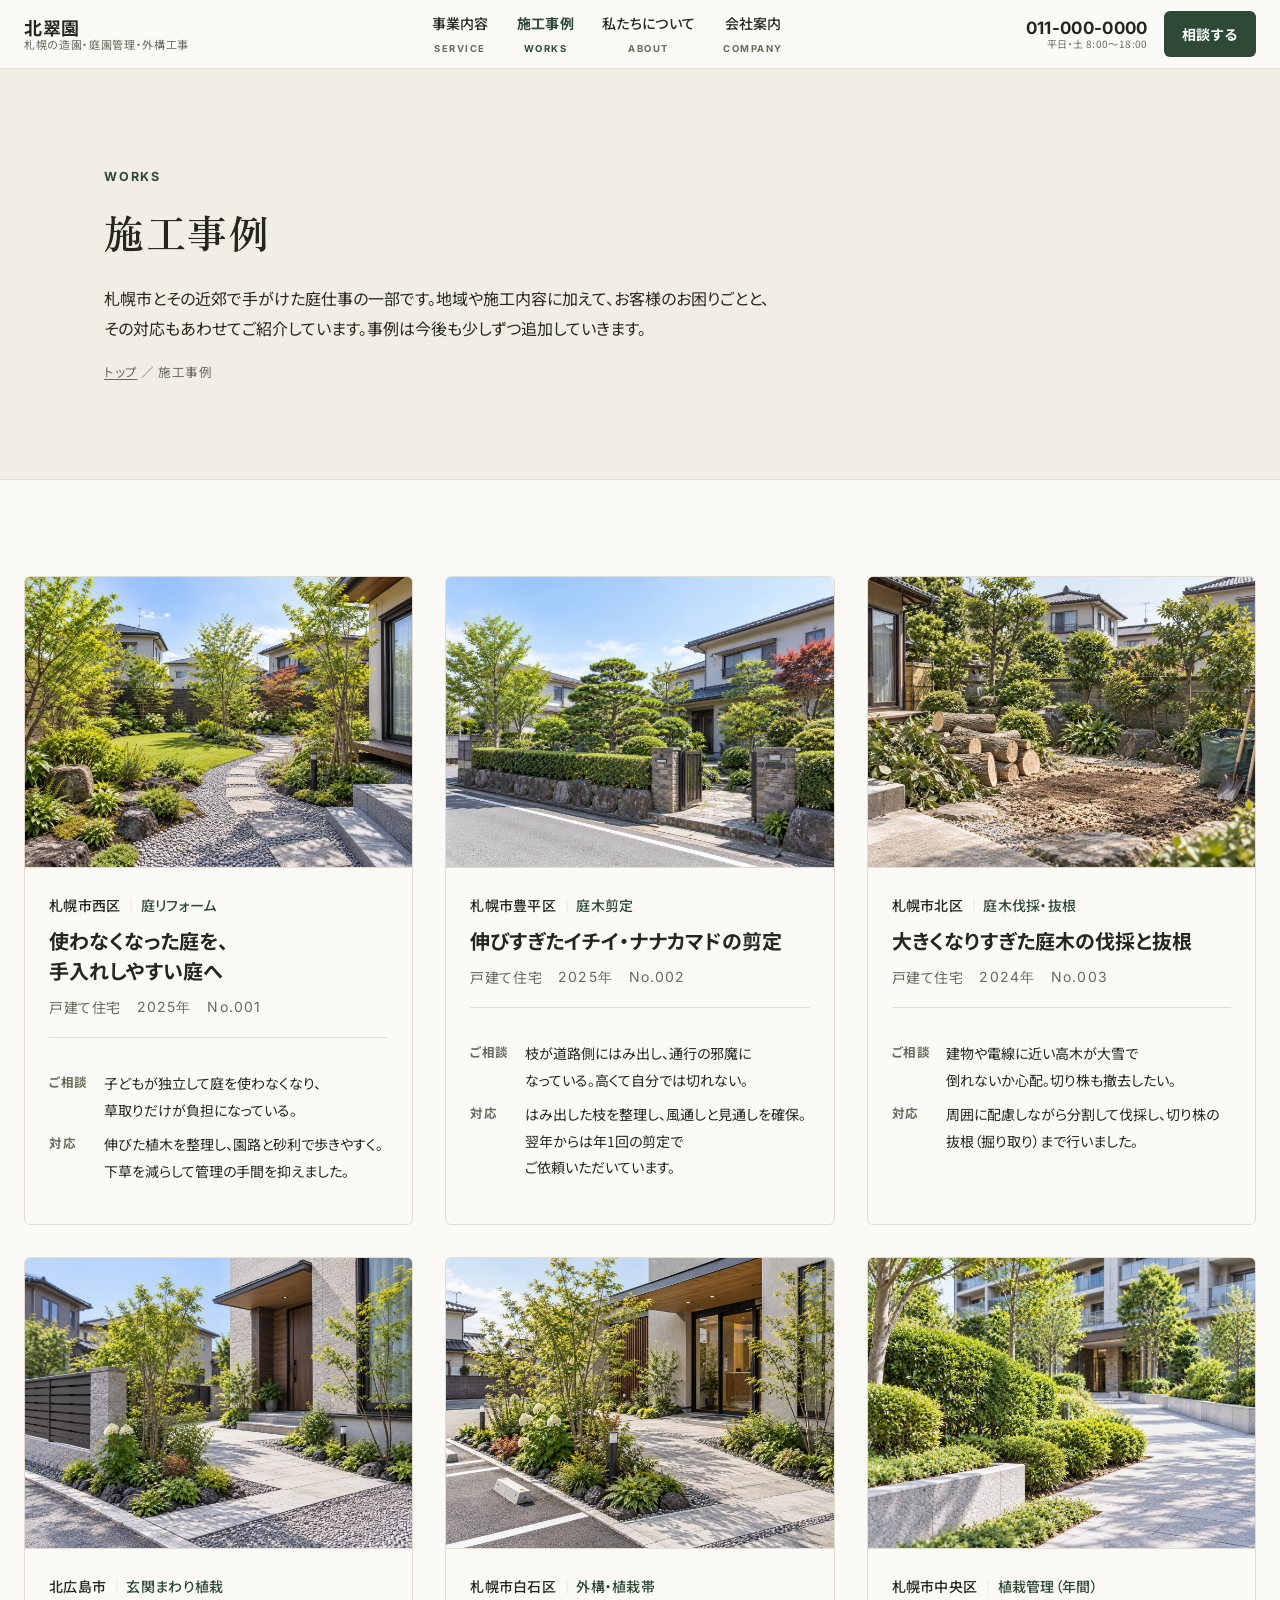
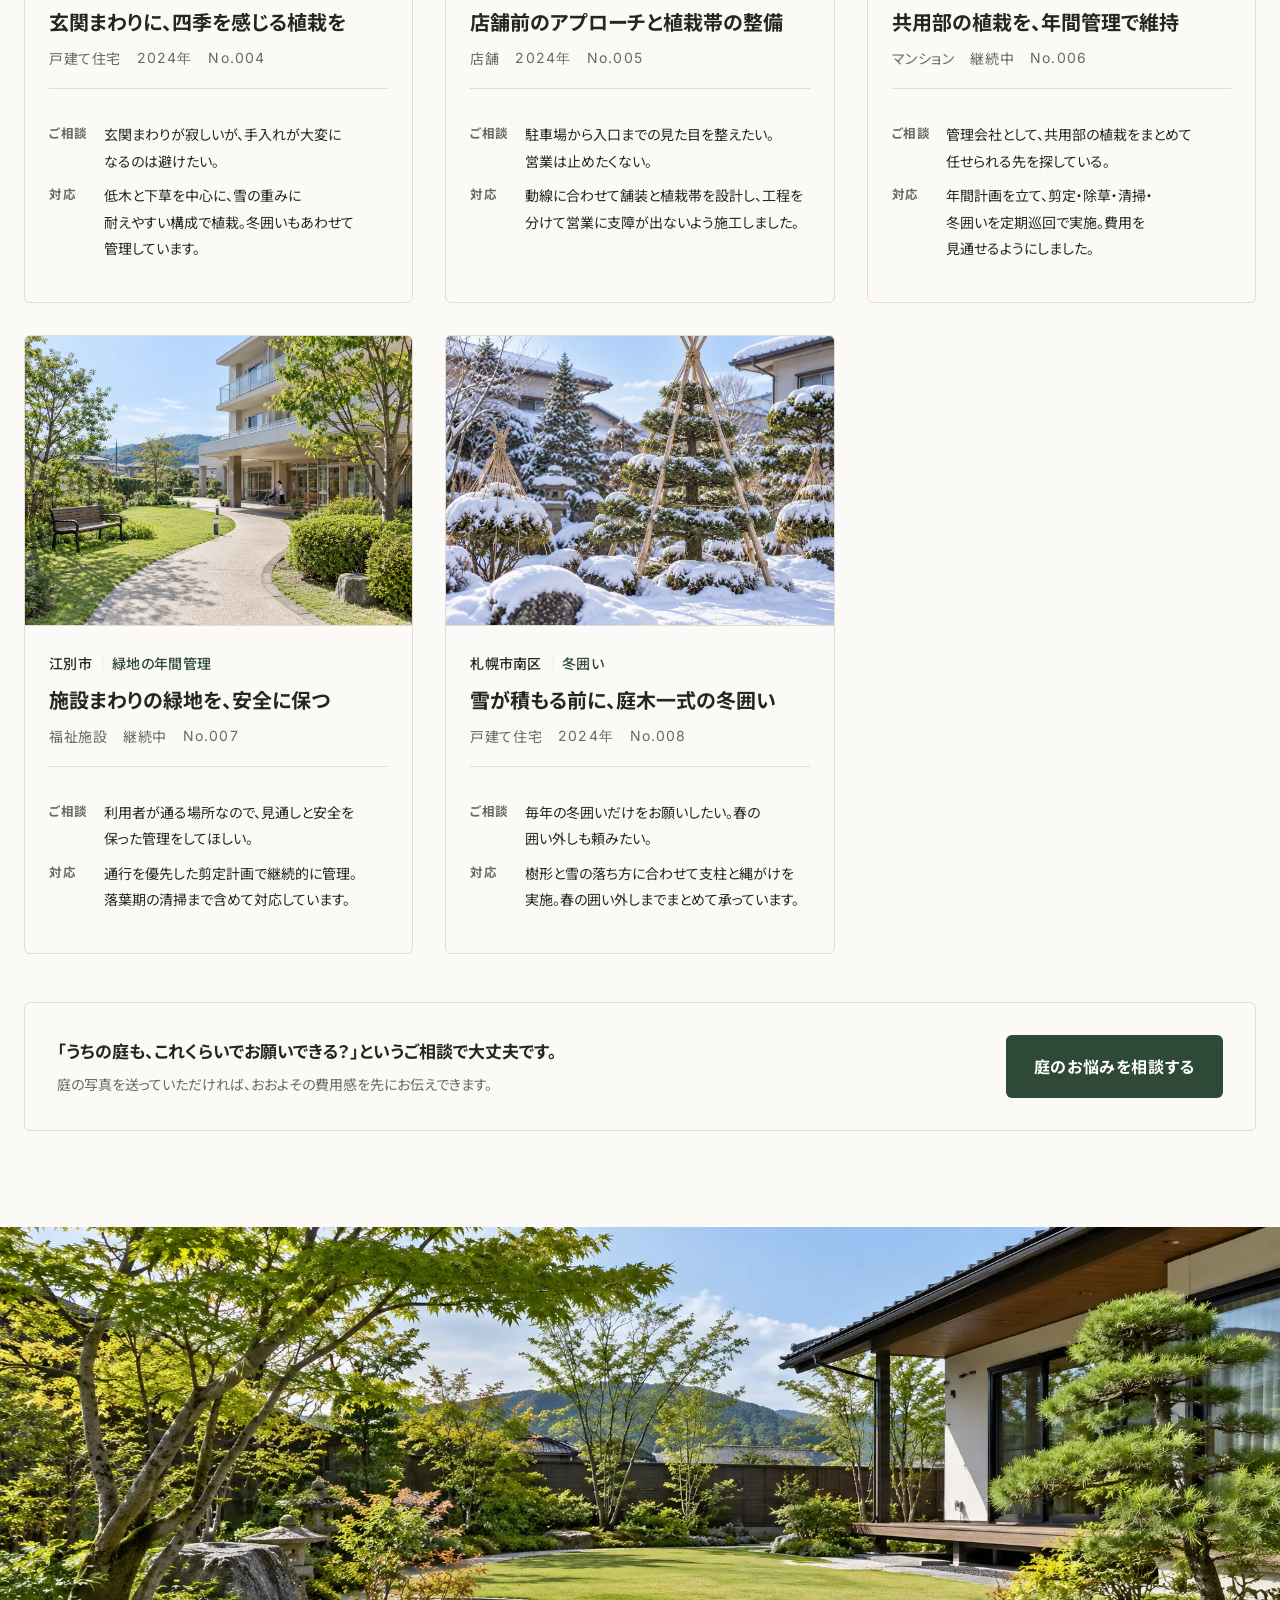
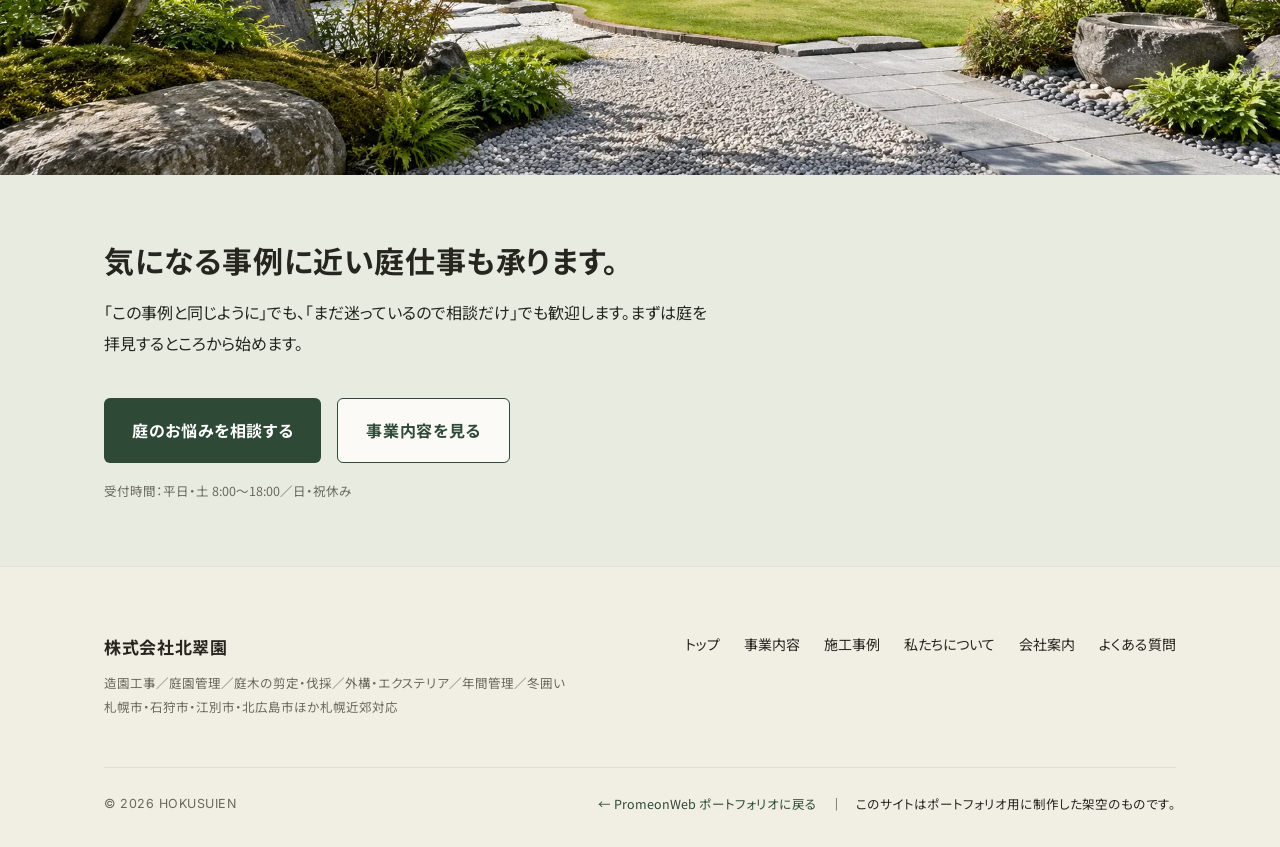
<file: samples/02-hokusuien/works.html>
<!DOCTYPE html>
<html lang="ja">
<head>
<meta charset="utf-8">
<meta name="viewport" content="width=device-width, initial-scale=1">
<title>施工事例｜株式会社北翠園｜札幌市・近郊の庭木剪定・庭リフォーム・伐採・植栽管理</title>
<meta name="description" content="株式会社北翠園の施工事例。札幌市（豊平区・西区・北区・中央区ほか）や石狩市・江別市・北広島市での庭木剪定、庭リフォーム、庭木伐採、玄関まわりの植栽、店舗外構、マンション・施設の植栽管理などを、地域・施工内容・ご相談内容とあわせてご紹介します。">
<meta name="robots" content="noindex">
<link rel="canonical" href="works.html">
<meta property="og:type" content="website">
<meta property="og:title" content="施工事例｜株式会社北翠園">
<meta property="og:description" content="札幌市・近郊での庭木剪定・庭リフォーム・伐採・植栽管理の事例を写真とともにご紹介します。">

<link rel="preconnect" href="https://fonts.googleapis.com">
<link rel="preconnect" href="https://fonts.gstatic.com" crossorigin>
<link rel="stylesheet" href="https://fonts.googleapis.com/css2?family=Inter:wght@400;500;700&family=Noto+Sans+JP:wght@400;500;700&family=Zen+Old+Mincho:wght@500;600;700&display=swap">
<link rel="stylesheet" href="assets/style.css">
</head>
<body>

<a class="skip-link" href="#main">本文へスキップ</a>

<!-- ============ HEADER（全ページ共通） ============ -->
<header class="site-header" id="top">
  <div class="site-header__inner">
    <a href="index.html" class="brand" aria-label="株式会社北翠園 トップへ">
      <b>北翠園</b>
      <span>札幌の造園・庭園管理・外構工事</span>
    </a>

    <nav class="nav" id="nav" aria-label="サイト内ナビゲーション">
      <a href="service.html">事業内容<small>Service</small></a>
      <a href="works.html" aria-current="page">施工事例<small>Works</small></a>
      <a href="about.html">私たちについて<small>About</small></a>
      <a href="company.html">会社案内<small>Company</small></a>
      <span class="nav__cta"><a class="btn primary" href="company.html#contact">庭のお悩みを相談する</a></span>
    </nav>

    <div class="header-cta">
      <a class="header-tel" href="tel:0110000000" aria-label="電話でのお問い合わせ 011-000-0000">
        <b>011-000-0000</b>
        <span>平日・土 8:00〜18:00</span>
      </a>
      <a class="btn primary" href="company.html#contact">相談する</a>
    </div>

    <button type="button" class="nav-toggle" aria-label="メニューを開く" aria-expanded="false" aria-controls="nav">
      <i></i><i></i><i></i>
    </button>
  </div>
</header>

<main id="main">

  <!-- ============ ページヘッダー ============ -->
  <section class="page-head">
    <div class="container">
      <p class="eyebrow" data-animate>Works</p>
      <h1 data-animate data-delay="1">施工事例</h1>
      <p class="lead" data-animate data-delay="2">札幌市とその近郊で手がけた庭仕事の一部です。地域や施工内容に加えて、お客様のお困りごとと、その対応もあわせてご紹介しています。事例は今後も少しずつ追加していきます。</p>
      <p class="crumbs" data-animate data-delay="2"><a href="index.html">トップ</a> ／ 施工事例</p>
    </div>
  </section>

  <!-- ============ 施工事例グリッド（6〜8件 / 将来 事例を増やせる同一マークアップの繰り返し） ============ -->
  <section class="section" aria-label="施工事例一覧">
    <div class="container wide">
      <div class="works-grid">

        <article class="work" data-animate>
          <div class="media r-4x3"><img src="assets/img/works/works-001.webp" width="1448" height="1086" alt="札幌市西区の戸建て住宅で行った庭リフォームの施工後" loading="lazy" decoding="async"></div>
          <div class="work__body">
            <p class="work__loc">札幌市西区<span>庭リフォーム</span></p>
            <h3>使わなくなった庭を、手入れしやすい庭へ</h3>
            <p class="work__tags">戸建て住宅<span class="num">2025年</span><span class="num">No.001</span></p>
            <div class="work__note">
              <dl>
                <dt>ご相談</dt><dd>子どもが独立して庭を使わなくなり、草取りだけが負担になっている。</dd>
                <dt>対応</dt><dd>伸びた植木を整理し、園路と砂利で歩きやすく。下草を減らして管理の手間を抑えました。</dd>
              </dl>
            </div>
          </div>
        </article>

        <article class="work" data-animate data-delay="1">
          <div class="media r-4x3"><img src="assets/img/works/works-002.webp" width="1448" height="1086" alt="札幌市豊平区の戸建て住宅で行った庭木剪定の施工後" loading="lazy" decoding="async"></div>
          <div class="work__body">
            <p class="work__loc">札幌市豊平区<span>庭木剪定</span></p>
            <h3>伸びすぎたイチイ・ナナカマドの剪定</h3>
            <p class="work__tags">戸建て住宅<span class="num">2025年</span><span class="num">No.002</span></p>
            <div class="work__note">
              <dl>
                <dt>ご相談</dt><dd>枝が道路側にはみ出し、通行の邪魔になっている。高くて自分では切れない。</dd>
                <dt>対応</dt><dd>はみ出した枝を整理し、風通しと見通しを確保。翌年からは年1回の剪定でご依頼いただいています。</dd>
              </dl>
            </div>
          </div>
        </article>

        <article class="work" data-animate data-delay="2">
          <div class="media r-4x3"><img src="assets/img/works/works-003.webp" width="1448" height="1086" alt="札幌市北区の戸建て住宅で行った庭木の伐採・抜根" loading="lazy" decoding="async"></div>
          <div class="work__body">
            <p class="work__loc">札幌市北区<span>庭木伐採・抜根</span></p>
            <h3>大きくなりすぎた庭木の伐採と抜根</h3>
            <p class="work__tags">戸建て住宅<span class="num">2024年</span><span class="num">No.003</span></p>
            <div class="work__note">
              <dl>
                <dt>ご相談</dt><dd>建物や電線に近い高木が大雪で倒れないか心配。切り株も撤去したい。</dd>
                <dt>対応</dt><dd>周囲に配慮しながら分割して伐採し、切り株の抜根（掘り取り）まで行いました。</dd>
              </dl>
            </div>
          </div>
        </article>

        <article class="work" data-animate>
          <div class="media r-4x3"><img src="assets/img/works/works-004.webp" width="1448" height="1086" alt="北広島市の戸建て住宅で行った玄関まわりの植栽" loading="lazy" decoding="async"></div>
          <div class="work__body">
            <p class="work__loc">北広島市<span>玄関まわり植栽</span></p>
            <h3>玄関まわりに、四季を感じる植栽を</h3>
            <p class="work__tags">戸建て住宅<span class="num">2024年</span><span class="num">No.004</span></p>
            <div class="work__note">
              <dl>
                <dt>ご相談</dt><dd>玄関まわりが寂しいが、手入れが大変になるのは避けたい。</dd>
                <dt>対応</dt><dd>低木と下草を中心に、雪の重みに耐えやすい構成で植栽。冬囲いもあわせて管理しています。</dd>
              </dl>
            </div>
          </div>
        </article>

        <article class="work" data-animate data-delay="1">
          <div class="media r-4x3"><img src="assets/img/works/works-005.webp" width="1448" height="1086" alt="札幌市白石区の店舗で行った外構と植栽帯の整備" loading="lazy" decoding="async"></div>
          <div class="work__body">
            <p class="work__loc">札幌市白石区<span>外構・植栽帯</span></p>
            <h3>店舗前のアプローチと植栽帯の整備</h3>
            <p class="work__tags">店舗<span class="num">2024年</span><span class="num">No.005</span></p>
            <div class="work__note">
              <dl>
                <dt>ご相談</dt><dd>駐車場から入口までの見た目を整えたい。営業は止めたくない。</dd>
                <dt>対応</dt><dd>動線に合わせて舗装と植栽帯を設計し、工程を分けて営業に支障が出ないよう施工しました。</dd>
              </dl>
            </div>
          </div>
        </article>

        <article class="work" data-animate data-delay="2">
          <div class="media r-4x3"><img src="assets/img/works/works-006.webp" width="1448" height="1086" alt="札幌市中央区のマンション共用部の植栽管理" loading="lazy" decoding="async"></div>
          <div class="work__body">
            <p class="work__loc">札幌市中央区<span>植栽管理（年間）</span></p>
            <h3>共用部の植栽を、年間管理で維持</h3>
            <p class="work__tags">マンション<span>継続中</span><span class="num">No.006</span></p>
            <div class="work__note">
              <dl>
                <dt>ご相談</dt><dd>管理会社として、共用部の植栽をまとめて任せられる先を探している。</dd>
                <dt>対応</dt><dd>年間計画を立て、剪定・除草・清掃・冬囲いを定期巡回で実施。費用を見通せるようにしました。</dd>
              </dl>
            </div>
          </div>
        </article>

        <article class="work" data-animate>
          <div class="media r-4x3"><img src="assets/img/works/works-007.webp" width="1448" height="1086" alt="江別市の福祉施設で行っている緑地の年間管理" loading="lazy" decoding="async"></div>
          <div class="work__body">
            <p class="work__loc">江別市<span>緑地の年間管理</span></p>
            <h3>施設まわりの緑地を、安全に保つ</h3>
            <p class="work__tags">福祉施設<span>継続中</span><span class="num">No.007</span></p>
            <div class="work__note">
              <dl>
                <dt>ご相談</dt><dd>利用者が通る場所なので、見通しと安全を保った管理をしてほしい。</dd>
                <dt>対応</dt><dd>通行を優先した剪定計画で継続的に管理。落葉期の清掃まで含めて対応しています。</dd>
              </dl>
            </div>
          </div>
        </article>

        <article class="work" data-animate data-delay="1">
          <div class="media r-4x3"><img src="assets/img/works/works-008.webp" width="1448" height="1086" alt="札幌市南区の戸建て住宅で行った庭木一式の冬囲い" loading="lazy" decoding="async"></div>
          <div class="work__body">
            <p class="work__loc">札幌市南区<span>冬囲い</span></p>
            <h3>雪が積もる前に、庭木一式の冬囲い</h3>
            <p class="work__tags">戸建て住宅<span class="num">2024年</span><span class="num">No.008</span></p>
            <div class="work__note">
              <dl>
                <dt>ご相談</dt><dd>毎年の冬囲いだけをお願いしたい。春の囲い外しも頼みたい。</dd>
                <dt>対応</dt><dd>樹形と雪の落ち方に合わせて支柱と縄がけを実施。春の囲い外しまでまとめて承っています。</dd>
              </dl>
            </div>
          </div>
        </article>

      </div>

      <div class="cta-inline" data-animate>
        <div>
          <p>「うちの庭も、これくらいでお願いできる？」というご相談で大丈夫です。</p>
          <p class="sub">庭の写真を送っていただければ、おおよその費用感を先にお伝えできます。</p>
        </div>
        <a class="btn primary" href="company.html#contact">庭のお悩みを相談する</a>
      </div>
    </div>
  </section>

  <!-- ============ 全幅写真バンド ============ -->
  <section class="photo-band" aria-hidden="true">
    <div class="media r-21x9 bare">
      <img src="assets/img/band/band-works.webp" width="1916" height="821" alt="" loading="lazy" decoding="async">
    </div>
  </section>

  <!-- ============ CTA帯 ============ -->
  <section class="section band bg-accent cta-band" aria-labelledby="cta-h">
    <div class="container">
      <h2 id="cta-h" data-animate>気になる事例に近い庭仕事も承ります。</h2>
      <p data-animate>「この事例と同じように」でも、「まだ迷っているので相談だけ」でも歓迎します。まずは庭を拝見するところから始めます。</p>
      <div class="cta-row" data-animate>
        <a class="btn primary" href="company.html#contact">庭のお悩みを相談する</a>
        <a class="btn secondary" href="service.html">事業内容を見る</a>
      </div>
      <p class="fine" data-animate>受付時間：平日・土 8:00〜18:00／日・祝休み</p>
    </div>
  </section>

</main>

<!-- ============ FOOTER（全ページ共通） ============ -->
<footer class="site-footer">
  <div class="container">
    <div class="footer-top">
      <div class="footer-brand">
        <b>株式会社北翠園</b>
        <p>造園工事／庭園管理／庭木の剪定・伐採／外構・エクステリア／年間管理／冬囲い</p>
        <p>札幌市・石狩市・江別市・北広島市ほか札幌近郊対応</p>
      </div>
      <nav class="footer-nav" aria-label="フッターナビゲーション">
        <a href="index.html">トップ</a>
        <a href="service.html">事業内容</a>
        <a href="works.html">施工事例</a>
        <a href="about.html">私たちについて</a>
        <a href="company.html">会社案内</a>
        <a href="company.html#faq">よくある質問</a>
      </nav>
    </div>
    <div class="footer-bottom">
      <p>&copy; 2026 HOKUSUIEN</p>
      <span class="footer-portfolio"><a href="../../index.html#works">← PromeonWeb ポートフォリオに戻る</a>　｜　このサイトはポートフォリオ用に制作した架空のものです。</span>
    </div>
  </div>
</footer>

<!-- ============ mobile fixed CTA bar（全ページ共通） ============ -->
<nav class="cta-bar" aria-label="お問い合わせ">
  <a href="tel:0110000000"><svg viewBox="0 0 24 24" stroke-width="1.7"><path d="M6 3l3 5-2 2a12 12 0 0 0 5 5l2-2 5 3v3a2 2 0 0 1-2 2A17 17 0 0 1 4 5a2 2 0 0 1 2-2z"/></svg>電話</a>
  <a href="#" class="is-line"><svg viewBox="0 0 24 24" stroke-width="1.7"><path d="M4 4h16v13H7l-3 3z"/></svg>LINE</a>
  <a href="company.html#contact"><svg viewBox="0 0 24 24" stroke-width="1.7"><path d="M4 5h16v14H4z"/><path d="M4 7l8 6 8-6"/></svg>フォーム</a>
</nav>

<script src="assets/app.js"></script>
</body>
</html>
</file>
<file: _ds/modernist-b3b88146-6bed-4fb1-84db-471975131e54/styles.css>
/* Modernist — design-system tokens and component classes. This file is the source of truth for the system's look; retune it here and see readme.md. */
@import url('https://fonts.googleapis.com/css2?family=Archivo:wght@400;600;800&display=swap');

:root {
  --color-bg: #f3f2f2;
  --color-surface: #eae9e9;
  --color-text: #201e1d;
  --color-accent: #ec3013;
  --color-accent-2: #e15b47;
  --color-divider: color-mix(in srgb, #201e1d 40%, transparent);

  /* Tonal ramps — generated in OKLCH on one shared lightness scale, so the
     same step of any role matches the others in visual value. */
  --color-neutral-100: #f8f4f4;
  --color-neutral-200: #eae7e7;
  --color-neutral-300: #d7d3d3;
  --color-neutral-400: #bab6b6;
  --color-neutral-500: #9b9797;
  --color-neutral-600: #7d7979;
  --color-neutral-700: #605d5d;
  --color-neutral-800: #444141;
  --color-neutral-900: #2d2b2b;

  --color-accent-100: #fff2ef;
  --color-accent-200: #ffe0d9;
  --color-accent-300: #ffc4b8;
  --color-accent-400: #ff9783;
  --color-accent-500: #ff563c;
  --color-accent-600: #dd2b0f;
  --color-accent-700: #ae1800;
  --color-accent-800: #7c1405;
  --color-accent-900: #4d170e;

  --color-accent-2-100: #fff2ef;
  --color-accent-2-200: #ffe0da;
  --color-accent-2-300: #ffc4b9;
  --color-accent-2-400: #ff9784;
  --color-accent-2-500: #ef6853;
  --color-accent-2-600: #c94b39;
  --color-accent-2-700: #9e3526;
  --color-accent-2-800: #71261b;
  --color-accent-2-900: #471d16;

  --font-heading: "Archivo", system-ui, sans-serif;
  --font-heading-weight: 800;
  --font-body: "Archivo", system-ui, sans-serif;

  --space-1: 4.0px;
  --space-2: 8.0px;
  --space-3: 12.0px;
  --space-4: 16.0px;
  --space-6: 24.0px;
  --space-8: 32.0px;

  --radius-sm: 0px;
  --radius-md: 0px;
  --radius-lg: 0px;

  /* Elevation — derived from the ground: soft ink-tinted shadows on a
     light theme, a hairline edge + ambient darkness on a dark one. */
  --shadow-sm: 0 1px 2px color-mix(in srgb, #2d2b2b 14%, transparent);
  --shadow-md: 0 3px 10px color-mix(in srgb, #2d2b2b 16%, transparent);
  --shadow-lg: 0 12px 32px color-mix(in srgb, #2d2b2b 22%, transparent);
}

body {
  background: var(--color-bg);
  color: var(--color-text);
  font-family: var(--font-body);
}
h1, h2, h3, h4 { font-family: var(--font-heading); font-weight: var(--font-heading-weight); }

.grayscale{filter:grayscale(1) contrast(1.08)}

/* ══════════════════════════════════════════════════════════════════════════
   Components — built with the tokens above. Plain CSS
   on plain HTML: no JavaScript, no build step. Each class is documented in
   readme.md and demonstrated in foundations/ and components/.
   ══════════════════════════════════════════════════════════════════════ */

*, *::before, *::after { box-sizing: border-box; }
body { margin: 0; font-size: 15px; line-height: 1.55; font-weight: 400; }
h1, h2, h3, h4, h5, h6 {
  font-family: var(--font-heading); font-weight: var(--font-heading-weight);
  line-height: 1.12; letter-spacing: -0.015em; margin: 0 0 var(--space-2);
}
h1 { font-size: 42px; }
h2 { font-size: 32px; }
h3 { font-size: 25px; }
h4 { font-size: 20px; }
h5 { font-size: 16px; }
h6 { font-size: 13px; }
h6 { letter-spacing: 0.08em; text-transform: uppercase; }
p { margin: 0 0 var(--space-3); }
a { color: var(--color-accent); text-underline-offset: 3px; }
img { display: block; max-width: 100%; }
figure { margin: 0; }
figcaption {
  font-size: 11px; margin-top: var(--space-1);
  color: color-mix(in srgb, var(--color-text) 55%, transparent);
}
.text-muted { color: color-mix(in srgb, var(--color-text) 55%, transparent); }
:focus { outline: none; }
:focus-visible { outline: 2px solid var(--color-accent); outline-offset: 2px; }
::selection { background: color-mix(in srgb, var(--color-accent) 30%, transparent); }

/* — rules — */
.hr {
  height: 2px; border: 0; margin: var(--space-4) 0;
  background: var(--color-divider);
}

/* — buttons — */
.btn {
  display: inline-flex; align-items: center; justify-content: center; gap: 6px;
  cursor: pointer; text-decoration: none;
  font-family: var(--font-heading); font-weight: var(--font-heading-weight);
  font-size: 14px; line-height: 1.2; color: var(--color-text); /* matches the .input's 14px —
     the pair sits side by side in sign-up rows */
  background: transparent; border: 1px solid transparent;
  padding: var(--space-2) calc(var(--space-3) * 1.2);
  border-radius: var(--radius-md);
}
.btn svg { display: block; }
.btn:disabled { opacity: 0.45; cursor: not-allowed; }
.btn-primary { background: var(--color-accent); color: var(--color-bg); }
.btn-primary:hover { background: var(--color-accent-600); }
.btn-primary:active { background: var(--color-accent-700); }
.btn-secondary { border-color: var(--color-divider); }
.btn-secondary:hover { background: color-mix(in srgb, var(--color-text) 7%, transparent); }
.btn-secondary:active { background: color-mix(in srgb, var(--color-text) 14%, transparent); }
.btn-ghost { color: var(--color-accent); padding-inline: var(--space-1); }
.btn-ghost:hover { background: color-mix(in srgb, var(--color-accent) 10%, transparent); }
.btn-ghost:active { background: color-mix(in srgb, var(--color-accent) 18%, transparent); }
.btn-icon { width: 36px; height: 36px; padding: 0; }
.btn-block { width: 100%; margin-top: var(--space-2); justify-content: flex-start; text-align: left; }

/* — forms — */
.field > label {
  display: block; font-size: 12px; margin-bottom: 5px;
  color: color-mix(in srgb, var(--color-text) 70%, transparent);
}
.input {
  width: 100%; min-height: 36px; padding: 6px 10px; font: inherit;
  font-size: 14px; color: var(--color-text); caret-color: var(--color-accent);
  background: var(--color-surface);
  border: 1px solid var(--color-divider); border-radius: var(--radius-md);
}
.input:hover { border-color: color-mix(in srgb, var(--color-text) 45%, transparent); }
.input:focus-visible { border-color: var(--color-accent); outline-offset: 0; }
textarea.input { min-height: 90px; resize: vertical; }
.radio { display: inline-flex; align-items: center; gap: 8px; cursor: pointer; font-size: 14px; }
.radio input, .seg-opt input {
  position: absolute; opacity: 0; width: 0; height: 0; pointer-events: none;
}
.radio .dot {
  width: 16px; height: 16px; flex: none; border-radius: 50%;
  border: 1.5px solid var(--color-divider);
}
.radio:hover .dot { border-color: var(--color-accent); }
.radio input:checked + .dot {
  border-color: var(--color-accent); background: var(--color-accent);
  box-shadow: inset 0 0 0 4px var(--color-bg);
}
.radio input:focus-visible + .dot { outline: 2px solid var(--color-accent); outline-offset: 2px; }
.seg {
  display: inline-flex; overflow: hidden;
  border: 1px solid var(--color-divider); border-radius: var(--radius-md);
}
.seg-opt {
  display: inline-flex; align-items: center; gap: 6px;
  padding: 7px 12px; font-size: 13px; cursor: pointer;
}
.seg-opt + .seg-opt { border-left: 1px solid var(--color-divider); }
.seg-opt:has(input:checked) { background: var(--color-accent); color: var(--color-bg); }
.seg-opt:not(:has(input:checked)):hover { background: color-mix(in srgb, var(--color-text) 7%, transparent); }
.seg-opt:has(input:focus-visible) { outline: 2px solid var(--color-accent); outline-offset: -2px; }

/* — cards — */
.card {
  display: flex; flex-direction: column; gap: var(--space-2);
  padding: var(--space-3); border-radius: var(--radius-md); background: var(--color-surface);
}
.card-kicker { font-size: 10px; letter-spacing: 0.1em; text-transform: uppercase; color: var(--color-accent); }
.card-title {
  font-family: var(--font-heading); font-weight: var(--font-heading-weight);
  font-size: 17px; line-height: 1.2;
}
.card-body { margin: 0; font-size: 13px; opacity: 0.8; flex: 1; }
.card-meta {
  display: flex; align-items: center; gap: 6px; font-size: 11px;
  color: color-mix(in srgb, var(--color-text) 50%, transparent);
}
.elev-sm { box-shadow: var(--shadow-sm); }
.elev-md { box-shadow: var(--shadow-md); }
.elev-lg { box-shadow: var(--shadow-lg); }

/* — tags — */
.tag {
  display: inline-flex; align-items: center; font-size: 11px;
  letter-spacing: 0.02em; padding: 3px 10px;
  border-radius: calc(var(--radius-md) * 0.75);
}
.tag-accent { background: var(--color-accent-100); color: var(--color-accent-800); }
.tag-accent-2 { background: var(--color-accent-2-100); color: var(--color-accent-2-800); }
.tag-neutral { background: var(--color-neutral-100); color: var(--color-neutral-800); }
.tag-outline { border: 1px solid var(--color-accent); color: var(--color-accent); }

/* — navigation — */
.nav {
  display: flex; align-items: center; gap: var(--space-4);
  padding: var(--space-3) var(--space-4);
  border-bottom: 2px solid var(--color-divider);
}
.nav-brand {
  font-family: var(--font-heading); font-weight: var(--font-heading-weight);
  font-size: 18px; margin-right: auto;
}
.nav a { color: inherit; text-decoration: none; font-size: 14px; }
.nav a:hover, .nav a[aria-current='page'] { color: var(--color-accent); }

/* — tables — */
.table { width: 100%; border-collapse: collapse; font-size: 14px; }
.table th {
  text-align: left; font-size: 11px; letter-spacing: 0.08em; text-transform: uppercase;
  color: color-mix(in srgb, var(--color-text) 60%, transparent);
  padding: var(--space-2); border-bottom: 2px solid var(--color-divider);
}
.table td {
  padding: var(--space-2);
  border-bottom: 1px solid var(--color-divider);
}
.table tbody tr:hover { background: color-mix(in srgb, var(--color-text) 4%, transparent); }

/* — dialog — */
.dialog-backdrop {
  position: fixed; inset: 0; display: grid; place-items: center;
  padding: var(--space-4);
  background: color-mix(in srgb, var(--color-neutral-900) 50%, transparent);
}
.dialog {
  width: min(440px, 100%); display: flex; flex-direction: column; gap: var(--space-3);
  padding: var(--space-4); border-radius: var(--radius-lg);
  background: var(--color-surface); box-shadow: var(--shadow-lg);
}
.dialog-title {
  font-family: var(--font-heading); font-weight: var(--font-heading-weight);
  font-size: 20px;
}
.dialog-body { font-size: 14px; opacity: 0.85; }
.dialog-actions { display: flex; justify-content: flex-end; gap: var(--space-2); margin-top: var(--space-2); }
</file>
<file: samples/02-hokusuien/assets/style.css>
/* =====================================================================
   株式会社北翠園 — サンプルサイト（Standardプラン / 5ページ共通スタイル）
   デザインは 同じフォルダの DESIGN.md（と CLAUDE.md）に準拠。
   トークン・配色・余白・radius・shadow を勝手に追加しないこと。
   写真はすべて差し替え前提のプレースホルダー（DESIGN.md §6）。
   ===================================================================== */

:root {
  /* Color (DESIGN.md §2) */
  --color-primary: #2E4A37;
  --color-primary-hover: #243B2C;
  --color-primary-active: #1D3123;
  --color-secondary: #6E7F63;
  --color-accent: #E7EBE0;
  --color-bg: #FBFAF6;
  --color-surface: #F1EEE4;
  --color-text: #26261F;
  --color-text-sub: #6A695C;
  --color-border: #E2DDD0;
  --color-earth: #8A7856;
  --color-line-brand: #06C755;

  /* Type (DESIGN.md §3) */
  --font-ja: "Noto Sans JP", "Hiragino Kaku Gothic ProN", "Hiragino Sans", "Yu Gothic", "YuGothic", Meiryo, sans-serif;
  --font-ja-mincho: "Zen Old Mincho", "Shippori Mincho", "Yu Mincho", "YuMincho", "Hiragino Mincho ProN", serif;
  --font-en: "Inter", system-ui, -apple-system, "Segoe UI", Roboto, sans-serif;
  --fs-display: clamp(68px, 14vw, 140px);
  --fs-h1: clamp(32px, 6vw, 56px);
  --fs-h2: clamp(22px, 3.6vw, 30px);
  --fs-h3: clamp(18px, 2vw, 20px);
  --fs-h4: clamp(16px, 1.6vw, 17px);
  --fs-body: clamp(15.5px, 1.4vw, 16px);
  --fs-small: 14px;
  --fs-caption: 12.5px;
  --fs-label: 12.5px;
  --lh-heading: 1.4;
  --lh-body: 1.9;

  /* Spacing (DESIGN.md §4 — 4/8/16/24/32/48/64/96/120 のみ) */
  --space-4: 4px;  --space-8: 8px;  --space-16: 16px; --space-24: 24px;
  --space-32: 32px; --space-48: 48px; --space-64: 64px; --space-96: 96px; --space-120: 120px;

  /* Layout (DESIGN.md §4) */
  --container-max: 1120px;
  --container-narrow: 680px;
  --container-wide: 1280px;
  --pad-inline: 24px;
  --section-y: 96px;
  --section-y-lg: 120px;
  --section-y-sm: 64px;
  --gap-col: 56px;
  --gap-card: 32px;
  --gap-stack: 16px;
  --gap-block: 32px;
  --gap-cta: 40px;

  /* Border / Radius / Shadow (DESIGN.md §8) */
  --radius-none: 0;
  --radius: 6px;
  --radius-sm: 4px;
  --border: 1px solid var(--color-border);
  --border-strong: 1.5px solid var(--color-primary);
  --shadow-card: 0 2px 8px rgba(30, 40, 25, 0.05);
  --shadow-header: 0 1px 0 rgba(0, 0, 0, 0.06);

  /* Motion (DESIGN.md §9) */
  --dur-fast: 200ms;
  --dur-base: 250ms;
  --dur-enter: 700ms;
  --dur-hero: 1000ms;
  --ease-enter: cubic-bezier(0.16, 1, 0.3, 1);

  --header-h: 68px;
}

@media (max-width: 767px) {
  :root {
    --pad-inline: 20px;
    --section-y: 56px;
    --section-y-lg: 64px;
    --section-y-sm: 40px;
    --gap-col: 32px;
    --gap-card: 20px;
    --header-h: 60px;
  }
}

/* ---------- base ---------- */
*, *::before, *::after { box-sizing: border-box; }
html { scroll-behavior: smooth; }
body {
  margin: 0;
  background: var(--color-bg);
  color: var(--color-text);
  font-family: var(--font-ja);
  font-size: var(--fs-body);
  line-height: var(--lh-body);
  font-feature-settings: "palt" 1;
  line-break: strict;
  -webkit-font-smoothing: antialiased;
  overflow-x: hidden;
}
h1, h2, h3, h4 { margin: 0; font-weight: 700; line-height: var(--lh-heading); text-wrap: balance; }
p { margin: 0; }
/* 日本語の折り返し対策（DESIGN.md §11）：孤立文字・語中改行を抑える */
p, li, dt, dd, summary, blockquote, figcaption { text-wrap: pretty; word-break: auto-phrase; }
ul, ol { margin: 0; padding: 0; list-style: none; }
img { display: block; max-width: 100%; }
a { color: var(--color-primary); text-decoration: none; }
a:hover { color: var(--color-primary-hover); }
:focus-visible { outline: 2px solid var(--color-primary); outline-offset: 2px; }
::selection { background: var(--color-accent); }
[hidden] { display: none !important; }

.mincho { font-family: var(--font-ja-mincho); font-weight: 600; }
.skip-link {
  position: absolute; left: -9999px; top: 0; z-index: 100;
  background: var(--color-primary); color: #fff; padding: 10px 16px; border-radius: 0 0 var(--radius) 0;
}
.skip-link:focus { left: 0; color: #fff; }

/* ---------- layout primitives ---------- */
.container { max-width: var(--container-max); margin: 0 auto; padding-inline: var(--pad-inline); }
.container.narrow { max-width: var(--container-narrow); }
.container.wide { max-width: var(--container-wide); }

.section { padding-block: var(--section-y); }
.section.bg-surface { background: var(--color-surface); }
.section.bg-accent { background: var(--color-accent); }
.section.band { padding-block: var(--section-y-sm); }

:where(main [id]) { scroll-margin-top: calc(var(--header-h) + 8px); }

.section-head { margin-bottom: var(--space-48); max-width: var(--container-narrow); }
.eyebrow {
  font-family: var(--font-en);
  font-size: var(--fs-label);
  font-weight: 700;
  letter-spacing: 0.14em;
  text-transform: uppercase;
  color: var(--color-primary);
  margin-bottom: var(--space-16);
}
.section-head h2 { font-size: var(--fs-h2); letter-spacing: 0.04em; text-wrap: balance; }
.section-head .lead { margin-top: var(--space-24); color: var(--color-text); text-wrap: pretty; word-break: auto-phrase; }

.section-foot { margin-top: var(--space-48); }
.arrow-link {
  display: inline-flex; align-items: center; gap: var(--space-8);
  font-size: var(--fs-small); font-weight: 700; letter-spacing: 0.02em;
}
.arrow-link::after {
  content: ""; width: 8px; height: 8px;
  border-right: 2px solid currentColor; border-top: 2px solid currentColor;
  transform: rotate(45deg); transition: transform var(--dur-fast) ease;
}
.arrow-link:hover::after { transform: rotate(45deg) translate(2px, -2px); }

.stack > * + * { margin-top: var(--space-16); }
.prose p { text-wrap: pretty; word-break: auto-phrase; }
.prose p + p { margin-top: var(--space-16); }

/* ---------- media (photo slots) ---------- */
.media {
  position: relative;
  overflow: hidden;
  background: var(--color-surface);
  border: var(--border);
  border-radius: var(--radius);
}
.media.bare { border: 0; border-radius: var(--radius-none); }
.media > img, .media > picture { position: absolute; inset: 0; }
.media img { position: absolute; inset: 0; width: 100%; height: 100%; object-fit: cover; object-position: center; }
.media.r-16x9 { aspect-ratio: 16 / 9; }
.media.r-3x2  { aspect-ratio: 3 / 2; }
.media.r-4x3  { aspect-ratio: 4 / 3; }
.media.r-3x4  { aspect-ratio: 3 / 4; }
.media.r-21x9 { aspect-ratio: 21 / 9; }
.media__ph {
  position: absolute; inset: 0;
  display: flex; flex-direction: column; align-items: center; justify-content: center; gap: var(--space-8);
  text-align: center; padding: var(--space-16);
  color: var(--color-text-sub);
  background:
    repeating-linear-gradient(-45deg, transparent 0 11px, rgba(110, 127, 99, 0.05) 11px 12px),
    var(--color-surface);
}
.media__ph span { font-size: var(--fs-small); font-weight: 500; text-wrap: balance; }
.media__ph small { font-family: var(--font-en); font-size: 10px; letter-spacing: 0.16em; color: var(--color-secondary); }
.media__ph svg { width: 24px; height: 24px; stroke: var(--color-secondary); fill: none; }

/* ---------- buttons (DESIGN.md §7) ---------- */
.btn {
  display: inline-flex; align-items: center; justify-content: center; gap: var(--space-8);
  min-height: 52px; padding: 16px 28px;
  border-radius: var(--radius); border: 0;
  font-family: var(--font-ja); font-size: 16px; font-weight: 700; letter-spacing: 0.04em;
  cursor: pointer; text-align: center;
  transition: background var(--dur-fast) ease, color var(--dur-fast) ease;
}
.btn.primary { background: var(--color-primary); color: #fff; }
.btn.primary:hover { background: var(--color-primary-hover); color: #fff; }
.btn.primary:active { background: var(--color-primary-active); }
.btn.secondary { background: var(--color-bg); color: var(--color-primary); border: var(--border-strong); }
.btn.secondary:hover { background: var(--color-accent); color: var(--color-primary); }
.btn.line { background: var(--color-line-brand); color: #fff; }
.btn.line:hover { filter: brightness(0.94); color: #fff; }
.btn.block { width: 100%; }
.btn svg { width: 18px; height: 18px; }

.cta-row { display: flex; flex-wrap: wrap; gap: var(--space-16); }

/* ---------- inline CTA (repeated after key sections, DESIGN.md §7) ---------- */
.cta-inline {
  margin-top: var(--space-48);
  border: var(--border); border-radius: var(--radius);
  background: var(--color-bg);
  padding: var(--space-32);
  display: flex; flex-wrap: wrap; align-items: center; justify-content: space-between;
  gap: var(--space-24);
}
.cta-inline p { font-size: var(--fs-h4); font-weight: 700; text-wrap: pretty; word-break: auto-phrase; }
.cta-inline .sub { font-size: var(--fs-small); font-weight: 400; color: var(--color-text-sub); margin-top: var(--space-4); }
@media (max-width: 640px) {
  .cta-inline { padding: var(--space-24); }
  .cta-inline .btn { width: 100%; }
}

/* ---------- header (全ページ共通) ---------- */
.site-header {
  position: sticky; top: 0; z-index: 40;
  background: var(--color-bg);
  border-bottom: var(--border);
}
.site-header.scrolled { box-shadow: var(--shadow-header); }
.site-header__inner {
  max-width: var(--container-wide); margin: 0 auto; padding: 10px var(--pad-inline);
  min-height: var(--header-h);
  display: flex; align-items: center; justify-content: space-between; gap: var(--space-24);
}
.brand { display: flex; flex-direction: column; line-height: 1.25; }
.brand b { font-size: 18px; font-weight: 700; letter-spacing: 0.04em; color: var(--color-text); }
.brand span { font-size: 11px; color: var(--color-text-sub); letter-spacing: 0.06em; }
.nav { display: flex; align-items: center; gap: clamp(16px, 2.2vw, 32px); }
.nav > a {
  display: flex; flex-direction: column; align-items: center; gap: 3px;
  font-size: var(--fs-small); font-weight: 500; color: var(--color-text); letter-spacing: 0.02em;
  white-space: nowrap;
}
.nav > a small {
  font-family: var(--font-en); font-size: 9.5px; font-weight: 700;
  letter-spacing: 0.16em; text-transform: uppercase; color: var(--color-text-sub);
}
.nav > a:hover, .nav > a:hover small { color: var(--color-primary); }
.nav > a[aria-current="page"] { color: var(--color-primary); font-weight: 700; }
.nav > a[aria-current="page"] small { color: var(--color-primary); }
.nav__cta { display: none; }
.header-cta { display: inline-flex; align-items: center; gap: var(--space-16); }
.header-tel { display: inline-flex; flex-direction: column; align-items: flex-end; line-height: 1.2; }
.header-tel b { font-family: var(--font-en); font-size: 17px; font-weight: 700; color: var(--color-text); letter-spacing: 0.02em; }
.header-tel span { font-size: 10px; color: var(--color-text-sub); letter-spacing: 0.04em; }
.header-cta .btn { min-height: 42px; padding: 10px 18px; font-size: var(--fs-small); }
.nav-toggle { display: none; }

@media (max-width: 1023px) {
  /* タブレット：ナビはハンバーガー、電話＋「相談する」はヘッダーに残す（下固定バーは SP のみ） */
  .nav { display: none; }
  .nav-toggle {
    display: inline-flex; flex-direction: column; justify-content: center; gap: 5px;
    width: 44px; height: 44px; margin-left: var(--space-8); margin-right: -8px;
    background: transparent; border: 0; cursor: pointer;
  }
  .header-cta { gap: var(--space-16); }
  .header-cta .btn { min-height: 40px; padding: 9px 16px; }
  .nav-toggle i { display: block; width: 24px; height: 2px; background: var(--color-text); transition: transform var(--dur-fast) ease, opacity var(--dur-fast) ease; }
  .site-header.open .nav-toggle i:nth-child(1) { transform: translateY(7px) rotate(45deg); }
  .site-header.open .nav-toggle i:nth-child(2) { opacity: 0; }
  .site-header.open .nav-toggle i:nth-child(3) { transform: translateY(-7px) rotate(-45deg); }

  .nav {
    position: absolute; left: 0; right: 0; top: 100%;
    flex-direction: column; align-items: stretch; gap: 0;
    background: var(--color-bg); border-bottom: var(--border);
    padding: var(--space-8) var(--pad-inline) var(--space-24);
    transform: translateY(-8px); opacity: 0; pointer-events: none;
    transition: transform var(--dur-fast) ease, opacity var(--dur-fast) ease;
  }
  .site-header.open .nav { display: flex; transform: translateY(0); opacity: 1; pointer-events: auto; }
  .nav > a { flex-direction: row; align-items: baseline; gap: var(--space-8); padding: 14px 4px; font-size: 15px; border-top: var(--border); }
  .nav > a small { font-size: 9.5px; }
  .nav > a:first-child { border-top: 0; }
  .nav__cta { display: block; margin-top: var(--space-16); border-top: 0 !important; }
  .nav__cta .btn { width: 100%; }
}

/* ---------- hero (トップ FV / DESIGN.md §1 パターンB：全面写真型) ----------
   全幅写真の上に中央寄せでテキスト。薄い暗色グラデーションのみ（白カード禁止）。
   背後に淡いウォーターマーク HOKUSUIEN。森造園・AUREA・高重造園の FV に倣う。 */
.hero {
  position: relative; overflow: hidden;
  min-height: clamp(560px, 82vh, 800px);
  display: flex; align-items: center; justify-content: center;
  text-align: center;
  background: #2a2c24;
}
.hero__media { position: absolute; inset: 0; z-index: 0; }
.hero__media .media {
  position: absolute; inset: 0; width: 100%; height: 100%; border: 0; border-radius: 0; background: #2a2c24;
  opacity: 0; transform: scale(1.03);
  transition: opacity var(--dur-hero) var(--ease-enter), transform var(--dur-hero) var(--ease-enter);
}
/* 差し替え前提のプレースホルダー用: FV ではラベルを下端に寄せて本文と重ねない */
.hero__media .media__ph { justify-content: flex-end; padding-bottom: clamp(24px, 6vh, 56px); }
.hero.hero-in .hero__media .media { opacity: 1; transform: none; }
.hero__scrim {
  position: absolute; inset: 0; z-index: 1; pointer-events: none;
  background: linear-gradient(180deg, rgba(20,24,18,0.40) 0%, rgba(20,24,18,0.22) 42%, rgba(20,24,18,0.48) 100%);
}
.hero__watermark {
  position: absolute; z-index: 1; left: 50%; top: 52%; transform: translate(-50%, -50%);
  font-family: var(--font-en); font-weight: 700; letter-spacing: 0.06em; white-space: nowrap;
  font-size: clamp(110px, 21vw, 320px); line-height: 1;
  color: rgba(255, 255, 255, 0.07); pointer-events: none; user-select: none;
}

.hero__text {
  position: relative; z-index: 2;
  max-width: 780px; padding: var(--section-y) var(--pad-inline);
  color: #fff;
}
.hero__brand {
  display: inline-flex; flex-direction: column; align-items: center; gap: 8px;
  font-family: var(--font-en); font-size: var(--fs-label); font-weight: 700;
  letter-spacing: 0.22em; text-transform: uppercase; color: rgba(255, 255, 255, 0.82);
}
.hero__brand b { font-family: var(--font-ja); font-weight: 500; font-size: 14px; letter-spacing: 0.14em; color: #fff; }
.hero h1 {
  margin-top: var(--space-24);
  font-family: var(--font-ja-mincho); font-weight: 600;
  font-size: clamp(34px, 6.4vw, 60px); letter-spacing: 0.05em; line-height: 1.32;
  text-wrap: balance; color: #fff; text-shadow: 0 2px 28px rgba(0, 0, 0, 0.28);
}
.hero__sub { margin-top: var(--space-24); font-size: var(--fs-body); color: rgba(255, 255, 255, 0.92); text-wrap: pretty; word-break: auto-phrase; }
.hero .cta-row { margin-top: var(--space-32); justify-content: center; }
.hero__scroll {
  position: absolute; z-index: 2; right: clamp(14px, 3vw, 36px); bottom: clamp(16px, 4vw, 32px);
  display: flex; flex-direction: column; align-items: center; gap: 10px;
  font-family: var(--font-en); font-size: 10px; font-weight: 700; letter-spacing: 0.24em;
  color: rgba(255, 255, 255, 0.78); writing-mode: vertical-rl;
}
.hero__scroll::after { content: ""; width: 1px; height: 44px; background: rgba(255, 255, 255, 0.5); }
.nw { white-space: nowrap; }

/* hero staggered reveal (テキスト要素のみ / 写真は上の opacity+scale で) */
.hero__seq { opacity: 0; transform: translateY(20px); transition: opacity var(--dur-enter) var(--ease-enter), transform var(--dur-enter) var(--ease-enter); }
.hero.hero-in .hero__seq { opacity: 1; transform: none; }
.hero.hero-in .hero__seq:nth-child(1) { transition-delay: 0.20s; }
.hero.hero-in .hero__seq:nth-child(2) { transition-delay: 0.35s; }
.hero.hero-in .hero__seq:nth-child(3) { transition-delay: 0.50s; }
.hero.hero-in .hero__seq:nth-child(4) { transition-delay: 0.65s; }

@media (max-width: 767px) {
  .hero { min-height: 84vh; }
  .hero__scrim { background: linear-gradient(180deg, rgba(20,24,18,0.44) 0%, rgba(20,24,18,0.30) 42%, rgba(20,24,18,0.54) 100%); }
  .hero__watermark { font-size: 42vw; }
  .hero .cta-row .btn { width: 100%; }
  .hero__scroll { display: none; }
}
@media (max-width: 480px) {
  .hero__brand { letter-spacing: 0.14em; }
}

/* ---------- page header (下層ページ / DESIGN.md §5 / §9) ---------- */
.page-head { background: var(--color-surface); border-bottom: var(--border); padding-block: var(--section-y); }
.page-head .container { max-width: var(--container-max); }
.page-head .eyebrow { margin-bottom: var(--space-16); }
.page-head h1 {
  font-family: var(--font-ja-mincho); font-weight: 600;
  font-size: clamp(28px, 4.6vw, 40px); letter-spacing: 0.04em; line-height: 1.35; text-wrap: balance;
}
.page-head .lead { margin-top: var(--space-24); max-width: var(--container-narrow); color: var(--color-text); text-wrap: pretty; word-break: auto-phrase; }
.crumbs { margin-top: var(--space-16); font-size: var(--fs-caption); color: var(--color-text-sub); letter-spacing: 0.04em; }
.crumbs a { color: var(--color-text-sub); text-decoration: underline; text-underline-offset: 2px; }
.crumbs a:hover { color: var(--color-primary); }
.page-head [data-animate][data-delay="1"] { transition-delay: 0.10s; }
.page-head [data-animate][data-delay="2"] { transition-delay: 0.20s; }

/* ---------- two-column alternating (DESIGN.md §5 — the backbone) ---------- */
.two-col { display: grid; grid-template-columns: 1fr 1fr; gap: var(--gap-col); align-items: center; }
.two-col + .two-col { margin-top: var(--space-64); }
.two-col .col-media .media { width: 100%; }
@media (min-width: 901px) {
  .two-col.reverse .col-media { order: 2; }
}
/* タブレット縦（〜900px）で 2カラムを縦積みに。順序は 写真 → テキスト */
@media (max-width: 900px) {
  .two-col { grid-template-columns: 1fr; gap: var(--space-32); align-items: start; }
  .two-col .col-media { order: -1; }
  .two-col + .two-col { margin-top: var(--space-48); }
}
.mini-num { font-family: var(--font-en); font-size: var(--fs-label); font-weight: 700; letter-spacing: 0.14em; color: var(--color-primary); }
.col-text > h2 { font-size: var(--fs-h2); letter-spacing: 0.04em; text-wrap: balance; }
.col-text > h3 { font-size: var(--fs-h3); margin-top: var(--space-8); }
.two-col .col-text p { margin-top: var(--space-16); text-wrap: pretty; word-break: auto-phrase; }
.two-col .col-text .cta-row { margin-top: var(--space-24); }
.mini-list { margin-top: var(--space-16); }
.mini-list li {
  position: relative; padding-left: var(--space-24); margin-top: var(--space-8);
  font-size: var(--fs-small); text-wrap: pretty; word-break: auto-phrase;
}
.mini-list li::before {
  content: ""; position: absolute; left: 4px; top: 10px;
  width: 6px; height: 6px; border-radius: 50%; background: var(--color-secondary);
}

/* ---------- point-stack (強み / 森造園の POINT 01-03 に倣う縦積み) ----------
   左：セクション見出し＋淡いウォーターマーク字。右：番号（大）＋見出し＋短文をヘアラインで区切って縦積み。カードにしない。 */
.point-stack { display: grid; grid-template-columns: minmax(0, 0.85fr) minmax(0, 1.15fr); gap: var(--gap-col); align-items: start; }
.point-stack__aside { position: relative; align-self: stretch; overflow: hidden; }
.point-stack__aside .eyebrow { margin-bottom: var(--space-16); }
.point-stack__aside h2 { font-size: var(--fs-h2); letter-spacing: 0.04em; text-wrap: balance; }
.point-stack__aside .lead { margin-top: var(--space-24); font-size: var(--fs-small); color: var(--color-text-sub); text-wrap: pretty; word-break: auto-phrase; max-width: 34em; }
.point-stack__wm {
  font-family: var(--font-en); font-weight: 700; font-size: clamp(72px, 9vw, 132px); line-height: 0.9;
  letter-spacing: 0.04em; color: var(--color-surface); margin-top: var(--space-32);
  user-select: none; white-space: nowrap;
}
.section.bg-surface .point-stack__wm { color: var(--color-border); }
.point-stack ol { border-top: var(--border); }
.point-stack li {
  display: grid; grid-template-columns: 64px 1fr; gap: var(--space-24);
  padding: var(--space-32) 0; border-bottom: var(--border);
}
.point-stack li .num {
  font-family: var(--font-en); font-size: 12.5px; font-weight: 700; letter-spacing: 0.14em;
  text-transform: uppercase; color: var(--color-text-sub);
}
.point-stack li .num b {
  display: block; margin-top: 4px; font-size: 40px; font-weight: 700; letter-spacing: 0.02em;
  color: var(--color-primary); line-height: 1;
}
.point-stack li h3 { font-size: var(--fs-h3); }
.point-stack li p { margin-top: var(--space-8); font-size: var(--fs-small); text-wrap: pretty; word-break: auto-phrase; }
@media (max-width: 900px) {
  .point-stack { grid-template-columns: 1fr; gap: var(--space-32); }
  .point-stack__wm { display: none; }
}
@media (max-width: 480px) {
  .point-stack li { grid-template-columns: 1fr; gap: var(--space-8); }
  .point-stack li .num b { font-size: 32px; }
}

/* ---------- service list (トップ: 森造園の SERVICE に倣う 英字＋和名＋一行) ---------- */
.svc-list { display: grid; grid-template-columns: repeat(auto-fit, minmax(240px, 1fr)); gap: 1px; background: var(--color-border); border: var(--border); border-radius: var(--radius); overflow: hidden; }
.svc-list li { background: var(--color-bg); }
.svc-list a { display: block; padding: var(--space-24); height: 100%; }
.svc-list a:hover { background: var(--color-surface); }
.svc-list .en { font-family: var(--font-en); font-size: 11px; font-weight: 700; letter-spacing: 0.16em; text-transform: uppercase; color: var(--color-primary); }
.svc-list h3 { margin-top: var(--space-8); font-size: var(--fs-h4); color: var(--color-text); }
.svc-list p { margin-top: var(--space-8); font-size: var(--fs-caption); color: var(--color-text-sub); text-wrap: pretty; word-break: auto-phrase; }

/* ---------- problems (DESIGN.md §5) ---------- */
.problem-list { display: grid; grid-template-columns: repeat(2, 1fr); gap: 1px; background: var(--color-border); border: var(--border); border-radius: var(--radius); overflow: hidden; }
.problem-list li { background: var(--color-bg); padding: var(--space-24); display: flex; gap: var(--space-16); align-items: flex-start; }
.problem-list li svg { flex: none; width: 20px; height: 20px; stroke: var(--color-secondary); fill: none; margin-top: 3px; }
.problem-list li span { font-size: var(--fs-body); text-wrap: pretty; word-break: auto-phrase; }
.problems-close { margin-top: var(--space-32); display: flex; flex-wrap: wrap; align-items: center; gap: var(--space-16) var(--space-24); }
.problems-close p { font-size: var(--fs-h4); font-weight: 700; }
@media (max-width: 767px) {
  .problem-list { grid-template-columns: 1fr; }
}

/* ---------- service cards (3-col — 1ページ1回, DESIGN.md §5) ---------- */
.card-grid { display: grid; grid-template-columns: repeat(auto-fit, minmax(260px, 1fr)); gap: var(--gap-card); }
.card { background: var(--color-bg); border: var(--border); border-radius: var(--radius); overflow: hidden; display: flex; flex-direction: column; }
.card .media { border: 0; border-radius: 0; border-bottom: var(--border); }
.card__body { padding: var(--space-24); display: flex; flex-direction: column; gap: var(--space-8); flex: 1; }
.card__no { font-family: var(--font-en); font-size: var(--fs-label); font-weight: 700; letter-spacing: 0.14em; color: var(--color-primary); }
.card h3 { font-size: var(--fs-h3); }
.card p { font-size: var(--fs-small); color: var(--color-text); text-wrap: pretty; word-break: auto-phrase; }
.card .arrow-link { margin-top: auto; padding-top: var(--space-16); }

/* ---------- works (photo-led grid, DESIGN.md §5 / §6) ---------- */
.works-grid { display: grid; grid-template-columns: repeat(auto-fit, minmax(300px, 1fr)); gap: var(--gap-card); }
@media (max-width: 560px) { .works-grid { grid-template-columns: 1fr; } }
.work { border: var(--border); border-radius: var(--radius); overflow: hidden; background: var(--color-bg); display: flex; flex-direction: column; }
.work .media { border: 0; border-radius: 0; border-bottom: var(--border); }
.work .media img { transition: transform var(--dur-base) ease; }
.work:hover .media img { transform: scale(1.03); }
.work__body { padding: var(--space-24); }
/* 情報階層（DESIGN.md / 依頼⑩）：中＝地域＋施工内容 / 強＝タイトル / 弱＝用途・年・番号 */
.work__loc { font-size: var(--fs-small); font-weight: 500; color: var(--color-text); letter-spacing: 0.02em; }
.work__loc span { color: var(--color-primary); }
.work__loc span::before { content: "｜"; margin: 0 2px 0 4px; color: var(--color-border); font-weight: 400; }
.work__body h3 { font-size: var(--fs-h3); margin: var(--space-8) 0; line-height: 1.5; }
.work__tags { display: flex; flex-wrap: wrap; gap: 2px var(--space-16); font-size: var(--fs-caption); color: var(--color-text-sub); letter-spacing: 0.04em; }
.work__tags .num { font-family: var(--font-en); letter-spacing: 0.08em; }
.work__body p { font-size: var(--fs-small); text-wrap: pretty; word-break: auto-phrase; }
.work__note { margin-top: var(--space-16); border-top: var(--border); padding-top: var(--space-16); }
.work__note dl { display: grid; grid-template-columns: auto 1fr; gap: var(--space-8) var(--space-16); }
.work__note dt { font-size: var(--fs-caption); font-weight: 700; color: var(--color-text-sub); letter-spacing: 0.04em; white-space: nowrap; }
.work__note dd { margin: 0; font-size: var(--fs-small); text-wrap: pretty; word-break: auto-phrase; }

/* ---------- full-width photo band (DESIGN.md §6) ---------- */
.photo-band { position: relative; }
.photo-band .media { border: 0; border-radius: 0; background: var(--color-accent); }

/* ---------- history / SINCE 1989 (DESIGN.md §5 exception: centered, minimal motion) ---------- */
.history { position: relative; overflow: hidden; background: var(--color-surface); text-align: center; border-block: var(--border); }
.history__bg { position: absolute; inset: 0; }
.history__bg .media { width: 100%; height: 100%; border: 0; border-radius: 0; background: var(--color-accent); }
.history__bg::after { content: ""; position: absolute; inset: 0; background: color-mix(in srgb, var(--color-surface) 82%, transparent); }
.history__inner { position: relative; max-width: var(--container-narrow); margin: 0 auto; padding-inline: var(--pad-inline); }
.history__since { font-family: var(--font-en); font-size: var(--fs-label); font-weight: 700; letter-spacing: 0.24em; color: var(--color-primary); }
.history__num { font-family: var(--font-ja-mincho); font-weight: 600; font-size: var(--fs-display); line-height: 1; letter-spacing: 0.02em; color: var(--color-primary); margin-top: var(--space-8); }
.history__rule { width: 48px; height: 2px; background: var(--color-earth); margin: var(--space-24) auto; }
.history__lead { font-family: var(--font-ja-mincho); font-weight: 600; font-size: var(--fs-h2); line-height: 1.5; letter-spacing: 0.04em; text-wrap: balance; }
.history__body { margin-top: var(--space-24); font-size: var(--fs-body); color: var(--color-text); text-wrap: pretty; word-break: auto-phrase; }
.history .section-foot { display: flex; justify-content: center; }

/* ---------- staff (people, DESIGN.md §5 / §6) ---------- */
.owner-word { max-width: var(--container-narrow); border-left: 3px solid var(--color-primary); padding: var(--space-8) 0 var(--space-8) var(--space-24); margin-bottom: var(--space-48); }
.owner-word p { text-wrap: pretty; word-break: auto-phrase; }
.owner-word p:first-child { margin-top: 0; }
.owner-word p + p { margin-top: var(--space-16); }
.owner-word cite { display: block; margin-top: var(--space-16); font-style: normal; font-size: var(--fs-small); color: var(--color-text-sub); }
.people { display: grid; grid-template-columns: repeat(auto-fit, minmax(220px, 1fr)); gap: var(--gap-card); }
.person .media { margin-bottom: var(--space-16); max-width: 320px; }
.person h3 { font-size: var(--fs-h4); }
.person .role { font-family: var(--font-en); font-size: var(--fs-caption); font-weight: 700; letter-spacing: 0.1em; color: var(--color-primary); margin-top: var(--space-4); }
.person p { margin-top: var(--space-8); font-size: var(--fs-small); text-wrap: pretty; word-break: auto-phrase; }

/* ---------- community (DESIGN.md §5 / §6) ---------- */
.community-grid { display: grid; grid-template-columns: 1fr 1fr; gap: var(--gap-col); align-items: start; }
.community-list li { display: flex; gap: var(--space-16); padding: var(--space-16) 0; border-bottom: var(--border); font-size: var(--fs-small); text-wrap: pretty; word-break: auto-phrase; }
.community-list li:first-child { border-top: var(--border); }
.community-list li svg { flex: none; width: 18px; height: 18px; stroke: var(--color-secondary); fill: none; margin-top: 4px; }
.community-photos { display: grid; grid-template-columns: 1fr 1fr; gap: var(--space-16); }
.community-photos .media:first-child { grid-column: 1 / -1; }
@media (max-width: 900px) {
  .community-grid { grid-template-columns: 1fr; gap: var(--space-32); }
}

/* ---------- flow / ご依頼の流れ (番号付き縦リスト, DESIGN.md §5) ---------- */
.flow { max-width: var(--container-narrow); counter-reset: step; border-top: var(--border); }
.flow li {
  display: grid; grid-template-columns: 56px 1fr; gap: var(--space-24);
  padding: var(--space-24) 0; border-bottom: var(--border);
}
.flow li::before {
  counter-increment: step;
  content: counter(step, decimal-leading-zero);
  font-family: var(--font-en); font-size: 20px; font-weight: 700; letter-spacing: 0.06em;
  color: var(--color-primary); line-height: 1.4;
}
.flow h3 { font-size: var(--fs-h4); }
.flow p { margin-top: var(--space-8); font-size: var(--fs-small); text-wrap: pretty; word-break: auto-phrase; }
@media (max-width: 480px) {
  .flow li { grid-template-columns: 1fr; gap: var(--space-8); }
}

/* ---------- area / 対応エリア ---------- */
.area { max-width: var(--container-narrow); }
.area p { text-wrap: pretty; word-break: auto-phrase; }
.area ul {
  margin-top: var(--space-24); display: flex; flex-wrap: wrap; gap: var(--space-8);
}
.area li {
  font-size: var(--fs-small); padding: 6px 12px;
  background: var(--color-surface); border: var(--border); border-radius: var(--radius-sm);
}

/* ---------- history / SINCE 1989 within page ---------- */
.section-lg { padding-block: var(--section-y-lg); }

/* ---------- company profile (会社概要) ---------- */
.company-grid { display: grid; grid-template-columns: 1.1fr 0.9fr; gap: var(--gap-col); align-items: start; }
.profile { border-top: var(--border); }
.profile div { display: grid; grid-template-columns: 128px 1fr; gap: var(--space-16); padding: var(--space-16) 0; border-bottom: var(--border); }
.profile dt { font-size: var(--fs-small); font-weight: 700; color: var(--color-text-sub); }
.profile dd { margin: 0; font-size: var(--fs-small); text-wrap: pretty; word-break: auto-phrase; }
@media (max-width: 900px) { .company-grid { grid-template-columns: 1fr; gap: var(--space-32); } }
@media (max-width: 480px) { .profile div { grid-template-columns: 1fr; gap: var(--space-4); } }

/* ---------- map embed (アクセス) ---------- */
.map-embed { margin-top: var(--space-32); border: var(--border); border-radius: var(--radius); overflow: hidden; }
.map-embed .media { border: 0; border-radius: 0; aspect-ratio: 16 / 7; }
@media (max-width: 640px) { .map-embed .media { aspect-ratio: 4 / 3; } }

/* ---------- CTA band (DESIGN.md §7) ---------- */
.cta-band h2 { font-size: var(--fs-h2); letter-spacing: 0.02em; text-wrap: balance; }
.cta-band p { margin-top: var(--space-16); max-width: 40em; text-wrap: pretty; word-break: auto-phrase; }
.cta-band .cta-row { margin-top: var(--gap-cta); }
.cta-band .fine { margin-top: var(--space-16); font-size: var(--fs-caption); color: var(--color-text-sub); }

/* ---------- contact ---------- */
.contact-routes { display: grid; grid-template-columns: repeat(3, 1fr); gap: var(--gap-card); margin-bottom: var(--space-48); }
.route { border: var(--border); border-radius: var(--radius); padding: var(--space-24); display: flex; flex-direction: column; gap: var(--space-8); }
.route h3 { font-size: var(--fs-h4); display: flex; align-items: center; gap: var(--space-8); }
.route h3 svg { width: 20px; height: 20px; stroke: var(--color-secondary); fill: none; }
.route p { font-size: var(--fs-caption); color: var(--color-text-sub); }
.route .tel { font-family: var(--font-en); font-size: 22px; font-weight: 700; letter-spacing: 0.02em; color: var(--color-text); }
.route .btn { margin-top: var(--space-8); min-height: 46px; padding: 12px 18px; font-size: var(--fs-small); }
@media (max-width: 767px) { .contact-routes { grid-template-columns: 1fr; gap: var(--space-16); } }

.form { display: grid; gap: var(--space-24); max-width: var(--container-narrow); }
.field { display: flex; flex-direction: column; gap: var(--space-8); }
.field label { font-size: var(--fs-small); font-weight: 500; }
.field .req { color: var(--color-primary); font-size: var(--fs-caption); margin-left: var(--space-4); }
.field input, .field select, .field textarea {
  font-family: inherit; font-size: 16px; color: var(--color-text);
  background: var(--color-surface);
  border: var(--border); border-radius: var(--radius);
  padding: 12px 14px;
}
.field textarea { min-height: 130px; resize: vertical; }
.field input:focus-visible, .field select:focus-visible, .field textarea:focus-visible { outline: 2px solid var(--color-primary); outline-offset: 0; border-color: var(--color-primary); }
.form-note { font-size: var(--fs-caption); color: var(--color-text-sub); }
.form-done { border: var(--border-strong); border-radius: var(--radius); padding: var(--space-32); background: var(--color-accent); }
.form-done h3 { font-size: var(--fs-h3); }
.form-done p { margin-top: var(--space-16); font-size: var(--fs-small); }

/* ---------- FAQ (DESIGN.md §9) ---------- */
.faq { border-top: var(--border); max-width: var(--container-narrow); }
.faq details { border-bottom: var(--border); }
.faq summary {
  list-style: none; cursor: pointer;
  display: flex; gap: var(--space-16); align-items: flex-start;
  padding: var(--space-24) 0;
  font-size: var(--fs-h4); font-weight: 700;
  text-wrap: pretty; word-break: auto-phrase;
}
.faq summary::-webkit-details-marker { display: none; }
.faq summary::before { content: "Q"; font-family: var(--font-en); color: var(--color-primary); flex: none; }
.faq summary::after {
  content: ""; flex: none; margin-left: auto; width: 11px; height: 11px; margin-top: 7px;
  border-right: 2px solid var(--color-text-sub); border-bottom: 2px solid var(--color-text-sub);
  transform: rotate(45deg); transition: transform var(--dur-base) ease;
}
.faq details[open] summary::after { transform: rotate(225deg); }
.faq .faq__a { padding: 0 0 var(--space-24) 30px; font-size: var(--fs-small); text-wrap: pretty; word-break: auto-phrase; }

/* ---------- footer (全ページ共通) ---------- */
.site-footer { background: var(--color-surface); border-top: var(--border); padding-block: var(--space-64) var(--space-32); }
.footer-top { display: flex; flex-wrap: wrap; justify-content: space-between; gap: var(--space-32); }
.footer-brand b { font-size: 17px; letter-spacing: 0.04em; }
.footer-brand p { font-size: var(--fs-caption); color: var(--color-text-sub); margin-top: var(--space-8); line-height: 1.8; }
.footer-brand p + p { margin-top: 2px; }
.footer-nav { display: flex; flex-wrap: wrap; gap: var(--space-16) var(--space-24); }
.footer-nav a { font-size: var(--fs-small); color: var(--color-text); }
.footer-nav a:hover { color: var(--color-primary); }
.footer-bottom { margin-top: var(--space-48); padding-top: var(--space-24); border-top: var(--border); display: flex; flex-wrap: wrap; justify-content: space-between; gap: var(--space-16); }
.footer-bottom p { font-size: var(--fs-caption); color: var(--color-text-sub); font-family: var(--font-en); letter-spacing: 0.04em; }
.footer-portfolio { font-size: var(--fs-caption); }

/* ---------- mobile fixed CTA bar (全ページ, DESIGN.md §7) ---------- */
.cta-bar { display: none; }
@media (max-width: 767px) {
  .cta-bar {
    display: grid; grid-template-columns: repeat(3, 1fr);
    position: fixed; left: 0; right: 0; bottom: 0; z-index: 50;
    background: var(--color-bg); border-top: var(--border);
  }
  .cta-bar a {
    display: flex; flex-direction: column; align-items: center; justify-content: center; gap: 3px;
    padding: 8px 4px; min-height: 58px;
    font-size: 11px; font-weight: 700; color: var(--color-text); letter-spacing: 0.04em;
  }
  .cta-bar a + a { border-left: var(--border); }
  .cta-bar a svg { width: 18px; height: 18px; stroke: var(--color-primary); fill: none; }
  .cta-bar a.is-line svg { stroke: var(--color-line-brand); }
  body { padding-bottom: 58px; }
}

/* ---------- SP（〜767px）仕上げ：CTA・余白・折返し ---------- */
@media (max-width: 767px) {
  .header-cta { display: none; }                 /* 下固定バーに集約 */
  .section-head { margin-bottom: var(--space-32); }
  .section-head .lead { margin-top: var(--space-16); }
  /* CTA ボタン群は縦積み・全幅で（幅バラつき / 折返しの防止、タップ領域確保） */
  .cta-row { flex-direction: column; align-items: stretch; }
  .cta-row .btn { width: 100%; }
  .problems-close { flex-direction: column; align-items: stretch; gap: var(--space-16); }
  .problems-close .btn { width: 100%; }
  .cta-inline .btn { width: 100%; }
  .cta-band p { max-width: none; }
  /* 数値・英字が主体の行は詰まりすぎないように */
  .work__tags { gap: 2px var(--space-8); }
}

/* ---------- scroll-in animation (DESIGN.md §9 — one motion, once) ---------- */
[data-animate] { opacity: 0; transform: translateY(20px); transition: opacity var(--dur-enter) var(--ease-enter), transform var(--dur-enter) var(--ease-enter); }
[data-animate].is-visible { opacity: 1; transform: none; }
[data-animate][data-delay="1"] { transition-delay: 0.12s; }
[data-animate][data-delay="2"] { transition-delay: 0.24s; }
[data-animate][data-delay="3"] { transition-delay: 0.36s; }

@media (prefers-reduced-motion: reduce) {
  html { scroll-behavior: auto; }
  [data-animate], .hero__seq, .hero__media .media { opacity: 1 !important; transform: none !important; transition: none !important; }
  * { animation: none !important; }
}
</file>
